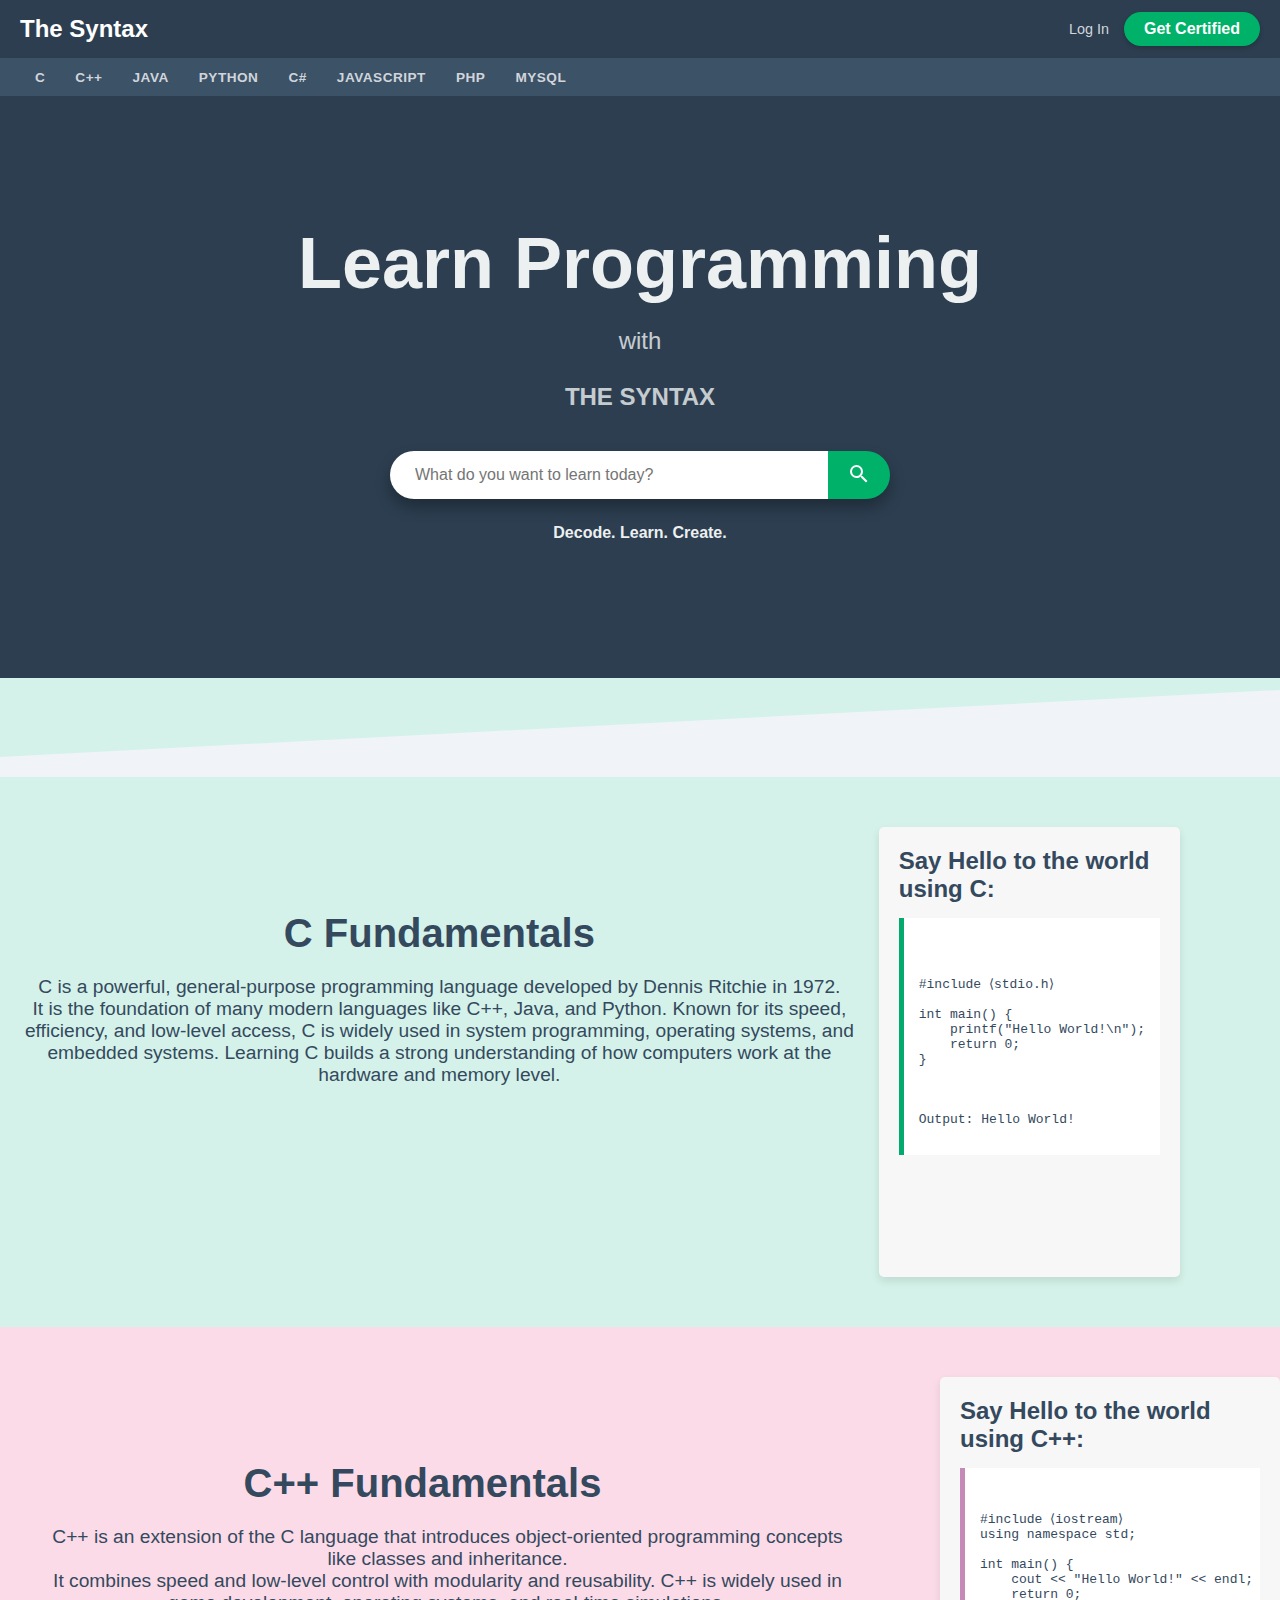
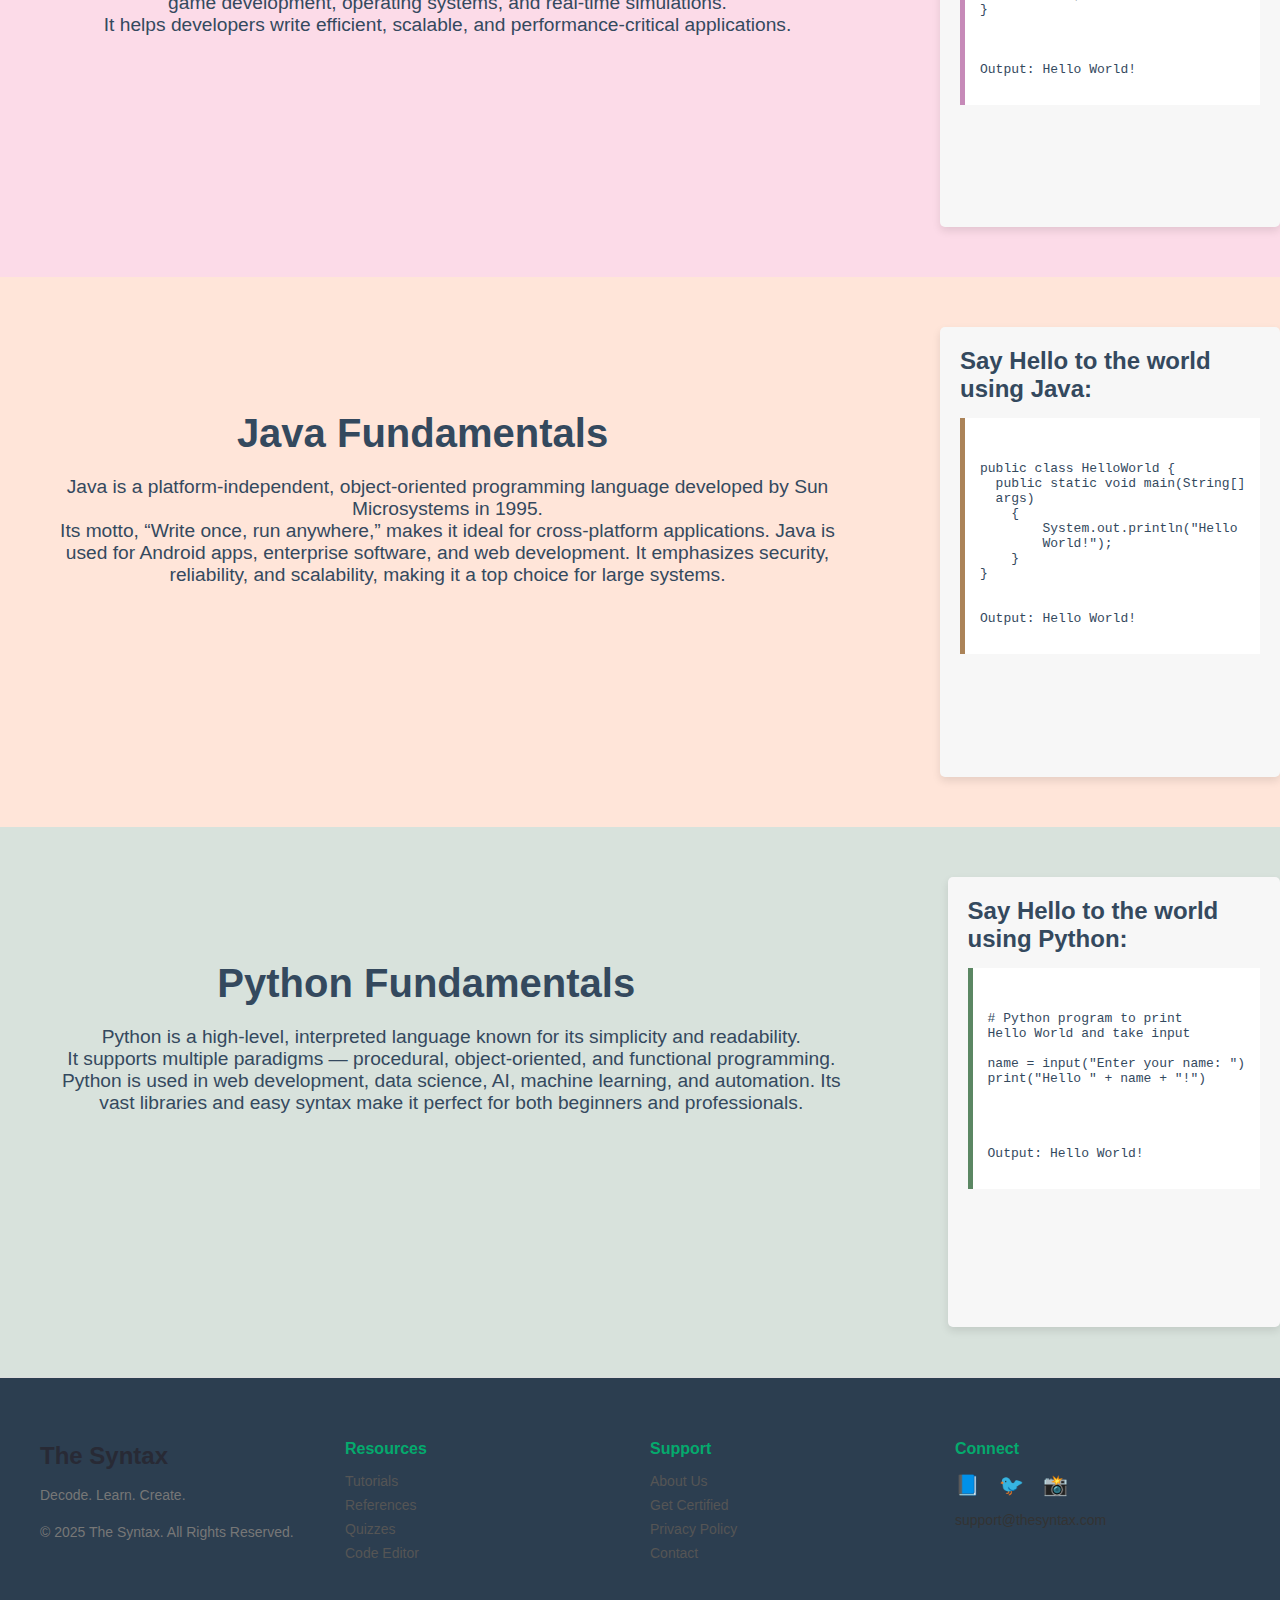
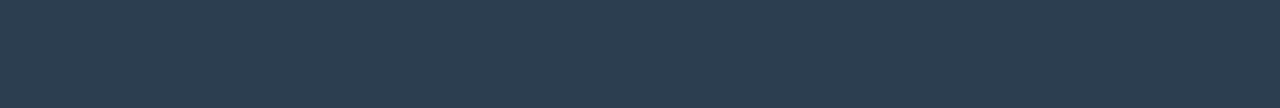
<file: TheSyntax/index.html>
<!DOCTYPE html>
<html lang="en">
<head>
    <meta charset="UTF-8">
    <meta name="viewport" content="width=device-width, initial-scale=1.0">
    <title>The Syntax | Learn to Code</title>
    <link href="style.css" rel="stylesheet">
   
</head>
<body>

    <!-- 1. NAVBAR (Top Bar) -->
    <header class="navbar">
        <div class="navbar-content container">
            <a href="#" class="logo">The Syntax</a>
            <div class="action-buttons">
                <a href="login.html" class="btn-login">Log In</a>
                <a href="signup.html" class="btn-signup">Get Certified</a>
            </div>
        </div>
    </header>

    <!-- 2. OPTIONS SECTION (Secondary Nav) -->
    <nav class="options-section">
        <ul class="options-list">
            <li><a href="c.html">C</a></li>
            <li><a href="cplus.html">C++</a></li>
            <li><a href="java.html">JAVA</a></li>
            <li><a href="python.html">PYTHON</a></li>
            <li><a href="csharp.html">C#</a></li>
            <li><a href="js.html">JAVASCRIPT</a></li>
            <li><a href="php.html">PHP</a></li>
            <li><a href="mysql.html">MySQL</a></li>
        </ul>
    </nav>

    <!-- 3. SEARCH SECTION (Hero) -->
    <section class="hero-section">
        <div class="container">
            <h1 class="hero-title">Learn Programming</h1>
            <p class="hero-subtitle">
                with
                <br/>
                <br/>
            <b>THE SYNTAX</b>
            </p>
            
            <form class="search-form" onsubmit="handleSearch(event)">
                <input 
                    type="search" 
                    id="search-input"
                    placeholder="What do you want to learn today?" 
                    class="search-input"
                />
                <button type="submit" class="search-button" aria-label="Search">
                    <svg class="search-icon" viewBox="0 0 24 24" xmlns="http://www.w3.org/2000/svg"><path d="M15.5 14h-.79l-.28-.27A6.471 6.471 0 0 0 16 9.5 6.5 6.5 0 1 0 9.5 16c1.61 0 3.09-.59 4.23-1.57l.27.28v.79l5 4.99L20.49 19l-4.99-5zm-6 0C7.01 14 5 11.99 5 9.5S7.01 5 9.5 5 14 7.01 14 9.5 11.99 14 9.5 14z"/></svg>
                </button>
            </form>

            <p style="margin-top: 25px; font-weight: 600; cursor: pointer; transition: opacity 0.2s;" onmouseover="this.style.opacity='0.8'" onmouseout="this.style.opacity='1'">
                Decode. Learn. Create.
            </p>
        </div>
    </section>

    <!-- Diagonal Separator Structure -->
    <div class="diagonal-separator-wrapper">
        <div class="diagonal-separator"></div>
    </div>
    
    <!-- Placeholder Content Area Below Hero -->
    <section class="content-section">
        <div class="container" style="max-width: 900px; padding-top: 50px;">
            <h2 align="center"style="font-size: 2.5rem; font-weight: 800; margin-bottom: 20px;">C Fundamentals</h2>
            <p style="font-size: 1.2rem; text-align: center;">
                    C is a powerful, general-purpose programming language developed by Dennis Ritchie in 1972.<br/>
It is the foundation of many modern languages like C++, Java, and Python.
Known for its speed, efficiency, and low-level access, C is widely used in system programming, operating systems, and embedded systems.
Learning C builds a strong understanding of how computers work at the hardware and memory level.
            </p>
        </div>
        <div class="c-syntax">
            <h2>Say Hello to the world using C:</h2>
            <div class="main-syntax">
                <pre><code>

#include ⟨stdio.h⟩

int main() {
    printf("Hello World!\n");
    return 0;
}



Output: Hello World!
</code></pre>
            </div>
        </div>
    </section>
    
    <section class="content-section1">
        <div class="container1" style="max-width: 900px; padding-top: 50px;">
            <h2 align="center"style="font-size: 2.5rem; font-weight: 800; margin-bottom: 20px;">C++ Fundamentals</h2>
            <p style="font-size: 1.2rem;text-align: center;">
                C++ is an extension of the C language that introduces object-oriented programming concepts like classes and inheritance.<br/>
It combines speed and low-level control with modularity and reusability.
C++ is widely used in game development, operating systems, and real-time simulations.<br/>
It helps developers write efficient, scalable, and performance-critical applications.
            </p>
        </div>
        <div class="cplus-syntax">
            <h2>Say Hello to the world using C++:</h2>
            <div class="main-syntax1">
                <pre><code>
#include ⟨iostream⟩
using namespace std;

int main() {
    cout << "Hello World!" << endl;
    return 0;
}



Output: Hello World!
</code></pre>

            </div>
        </div>
    </section>

    <section class="content-section2">
        <div class="container2" style="max-width: 900px; padding-top: 50px;">
            <h2 align="center"style="font-size: 2.5rem; font-weight: 800; margin-bottom: 20px;">Java Fundamentals</h2>
            <p style="font-size: 1.2rem;text-align: center;">
                Java is a platform-independent, object-oriented programming language developed by Sun Microsystems in 1995.<br/>
Its motto, “Write once, run anywhere,” makes it ideal for cross-platform applications.
Java is used for Android apps, enterprise software, and web development.
It emphasizes security, reliability, and scalability, making it a top choice for large systems.
            </p>
        </div>
        <div class="java-syntax">
            <h2>Say Hello to the world using Java:</h2>
            <div class="main-syntax2">
                <pre><code>
public class HelloWorld {
  public static void main(String[] 
  args)
    {
        System.out.println("Hello 
        World!");
    }
}


Output: Hello World!
</code></pre>

            </div>
        </div>
    </section>

    <section class="content-section3">
        <div class="container3" style="max-width: 900px; padding-top: 50px;">
            <h2 align="center"style="font-size: 2.5rem; font-weight: 800; margin-bottom: 20px;">Python Fundamentals</h2>
            <p style="font-size: 1.2rem;text-align: center;">
                Python is a high-level, interpreted language known for its simplicity and readability.<br/>
It supports multiple paradigms — procedural, object-oriented, and functional programming.
Python is used in web development, data science, AI, machine learning, and automation.
Its vast libraries and easy syntax make it perfect for both beginners and professionals.
            </p>
        </div>
        <div class="python-syntax">
            <h2>Say Hello to the world using Python:</h2>
            <div class="main-syntax3">
                <pre><code>
# Python program to print 
Hello World and take input

name = input("Enter your name: ")
print("Hello " + name + "!")




Output: Hello World!
</code></pre>


            </div>
        </div>
    </section>



    <script>
        // Placeholder JavaScript for handling the search form
        function handleSearch(event) {
            event.preventDefault(); // Stop the form from submitting normally
            const input = document.getElementById('search-input').value.trim();
            if (input) {
                console.log(`Searching for: ${input}`);
                // In a real application, you would redirect the user or filter content here.
            }
        }
    </script>
    <footer class="footer">
    <div class="footer-container">
        <div class="footer-col about">
            <h3>The Syntax</h3>
            <p>Decode. Learn. Create.</p>
            <p>&copy; 2025 The Syntax. All Rights Reserved.</p>
        </div>

        <div class="footer-col links">
            <h4>Resources</h4>
            <ul>
                <li><a href="#">Tutorials</a></li>
                <li><a href="#">References</a></li>
                <li><a href="#">Quizzes</a></li>
                <li><a href="#">Code Editor</a></li>
            </ul>
        </div>

        <div class="footer-col links">
            <h4>Support</h4>
            <ul>
                <li><a href="about.html">About Us</a></li>
                <li><a href="#">Get Certified</a></li>
                <li><a href="#">Privacy Policy</a></li>
                <li><a href="#">Contact</a></li>
            </ul>
        </div>

        <div class="footer-col social">
            <h4>Connect</h4>
            <div class="social-icons">
                <a href="#" aria-label="Facebook">📘</a>
                <a href="#" aria-label="Twitter">🐦</a>
                <a href="#" aria-label="Instagram">📸</a>
            </div>
            <p class="contact-email">support@thesyntax.com</p>
        </div>
    </div>
</footer>

</body>
</html>
</file>
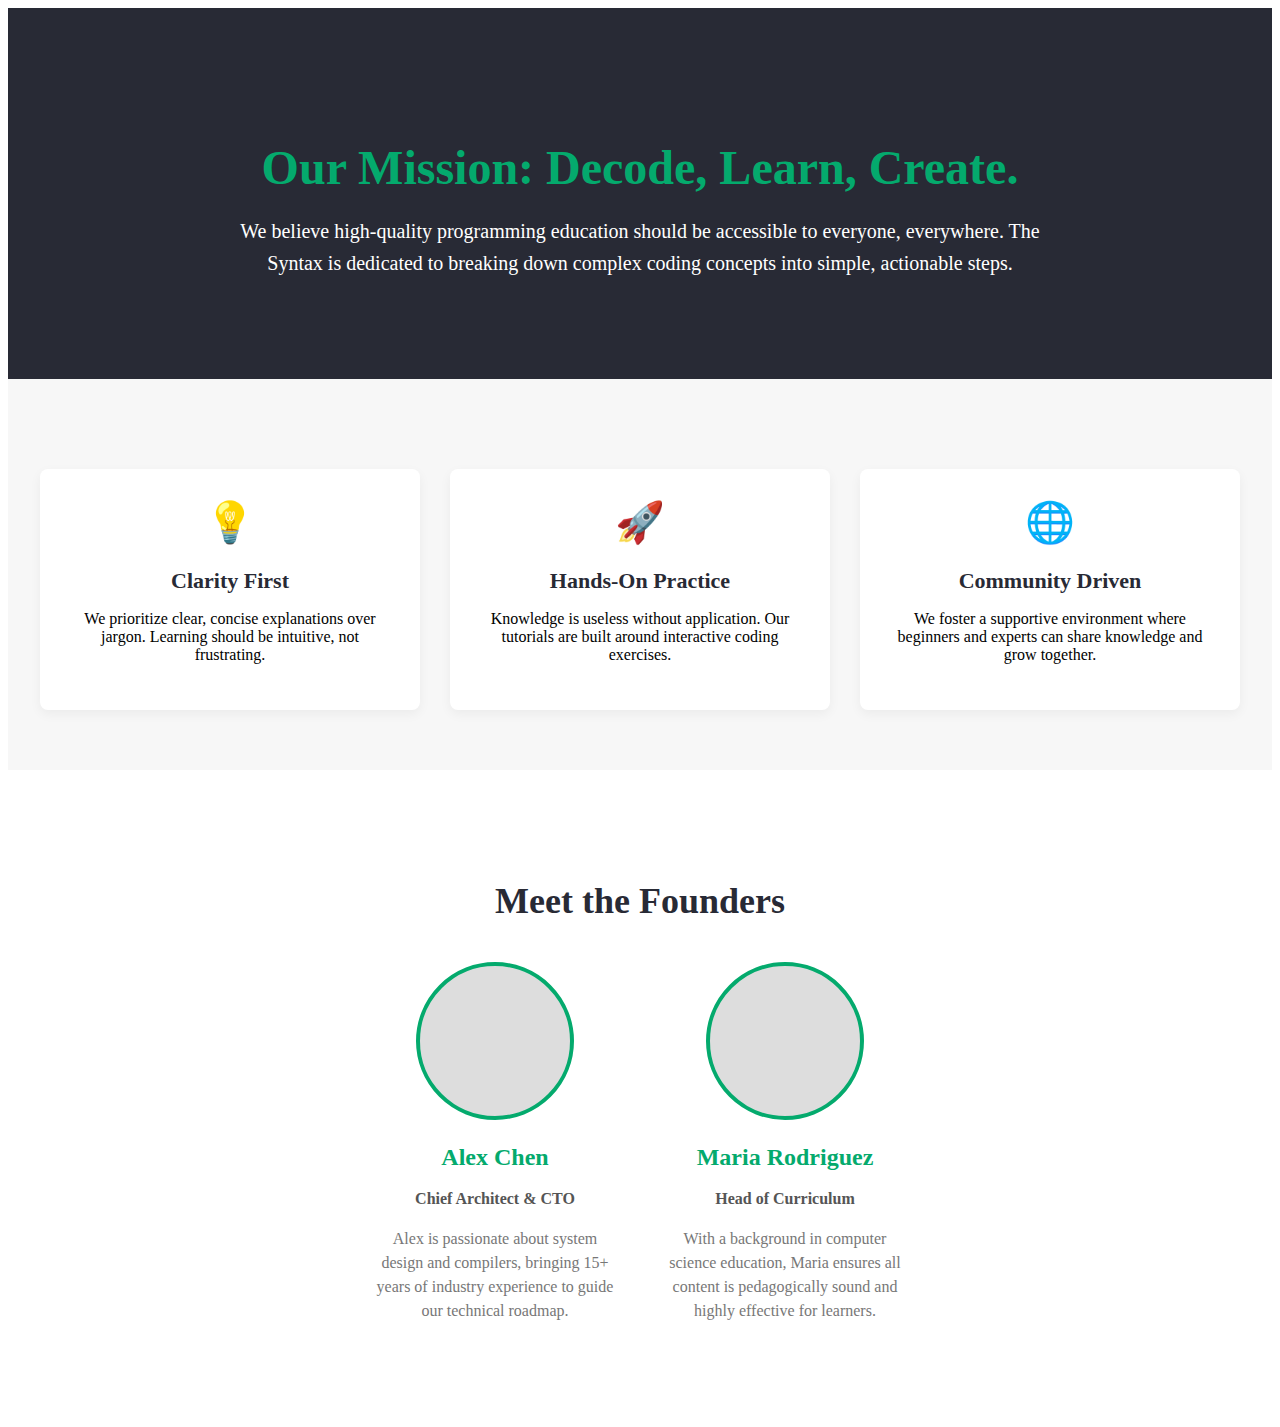
<file: TheSyntax/about.html>
<!DOCTYPE html>
<html lang="en">
<head>
    <meta charset="UTF-8">
    <meta name="viewport" content="width=device-width, initial-scale=1.0">
    <title>About The Syntax</title>
    <style>
        /* --- Global Containers and Layout (assuming these exist from homepage) --- */
.container {
    max-width: 1200px;
    margin: 0 auto;
    padding: 0 20px;
}

/* --- 1. About Hero Section --- */
.about-hero {
    /* Matching the dark gray background of your homepage hero */
    background-color: #282a35;
    color: white;
    padding: 100px 0;
    text-align: center;
}

.about-hero h1 {
    font-size: 48px;
    margin-bottom: 20px;
    /* Use the primary green for an accent keyword */
    color: #04aa6d; 
}

.about-hero p {
    font-size: 20px;
    max-width: 800px;
    margin: 0 auto;
    line-height: 1.6;
}

/* --- 2. Core Philosophy Section --- */
.philosophy-section {
    background-color: #f7f7f7; /* Light gray background */
    padding: 60px 0;
    text-align: center;
}

.philosophy-grid {
    display: flex;
    justify-content: space-between;
    gap: 30px;
    margin-top: 30px;
}

.philosophy-card {
    flex: 1;
    background-color: white;
    padding: 30px;
    border-radius: 8px;
    box-shadow: 0 4px 12px rgba(0, 0, 0, 0.05);
}

.philosophy-card .icon {
    font-size: 40px;
    display: block;
    margin-bottom: 15px;
}

.philosophy-card h3 {
    font-size: 22px;
    color: #282a35;
    margin-bottom: 10px;
}

/* --- 3. Team Section --- */
.team-section {
    padding: 80px 0;
    text-align: center;
}

.team-section h2 {
    font-size: 36px;
    color: #282a35;
    margin-bottom: 40px;
}

.team-grid {
    display: flex;
    justify-content: center;
    gap: 40px;
    flex-wrap: wrap;
}

.team-member {
    width: 250px;
    text-align: center;
}

.team-photo {
    width: 150px;
    height: 150px;
    background-color: #ddd; /* Placeholder for an image */
    border-radius: 50%;
    margin: 0 auto 20px;
    border: 4px solid #04aa6d; /* Green border for accent */
}

.team-member h3 {
    font-size: 24px;
    margin-bottom: 5px;
    color: #04aa6d;
}

.team-member .title {
    color: #555;
    font-weight: bold;
    margin-bottom: 10px;
}

.team-member p {
    color: #777;
    line-height: 1.5;
}

/* --- Media Query for Mobile --- */
@media (max-width: 768px) {
    .about-hero h1 {
        font-size: 36px;
    }

    .philosophy-grid {
        flex-direction: column;
    }
}
    </style>
<body>

    <header class="main-header">
        </header>

    <section class="about-hero">
        <div class="container">
            <h1>Our Mission: Decode, Learn, Create.</h1>
            <p>We believe high-quality programming education should be accessible to everyone, everywhere. The Syntax is dedicated to breaking down complex coding concepts into simple, actionable steps.</p>
        </div>
    </section>

    <section class="philosophy-section">
        <div class="container philosophy-grid">
            <div class="philosophy-card">
                <span class="icon">💡</span>
                <h3>Clarity First</h3>
                <p>We prioritize clear, concise explanations over jargon. Learning should be intuitive, not frustrating.</p>
            </div>
            <div class="philosophy-card">
                <span class="icon">🚀</span>
                <h3>Hands-On Practice</h3>
                <p>Knowledge is useless without application. Our tutorials are built around interactive coding exercises.</p>
            </div>
            <div class="philosophy-card">
                <span class="icon">🌐</span>
                <h3>Community Driven</h3>
                <p>We foster a supportive environment where beginners and experts can share knowledge and grow together.</p>
            </div>
        </div>
    </section>

    <section class="team-section">
        <div class="container">
            <h2>Meet the Founders</h2>
            <div class="team-grid">
                <div class="team-member">
                    <div class="team-photo"></div>
                    <h3>Alex Chen</h3>
                    <p class="title">Chief Architect & CTO</p>
                    <p>Alex is passionate about system design and compilers, bringing 15+ years of industry experience to guide our technical roadmap.</p>
                </div>
                <div class="team-member">
                    <div class="team-photo"></div>
                    <h3>Maria Rodriguez</h3>
                    <p class="title">Head of Curriculum</p>
                    <p>With a background in computer science education, Maria ensures all content is pedagogically sound and highly effective for learners.</p>
                </div>
            </div>
        </div>
    </section>

    <footer class="footer">
        </footer>

</body>
</html>
</file>
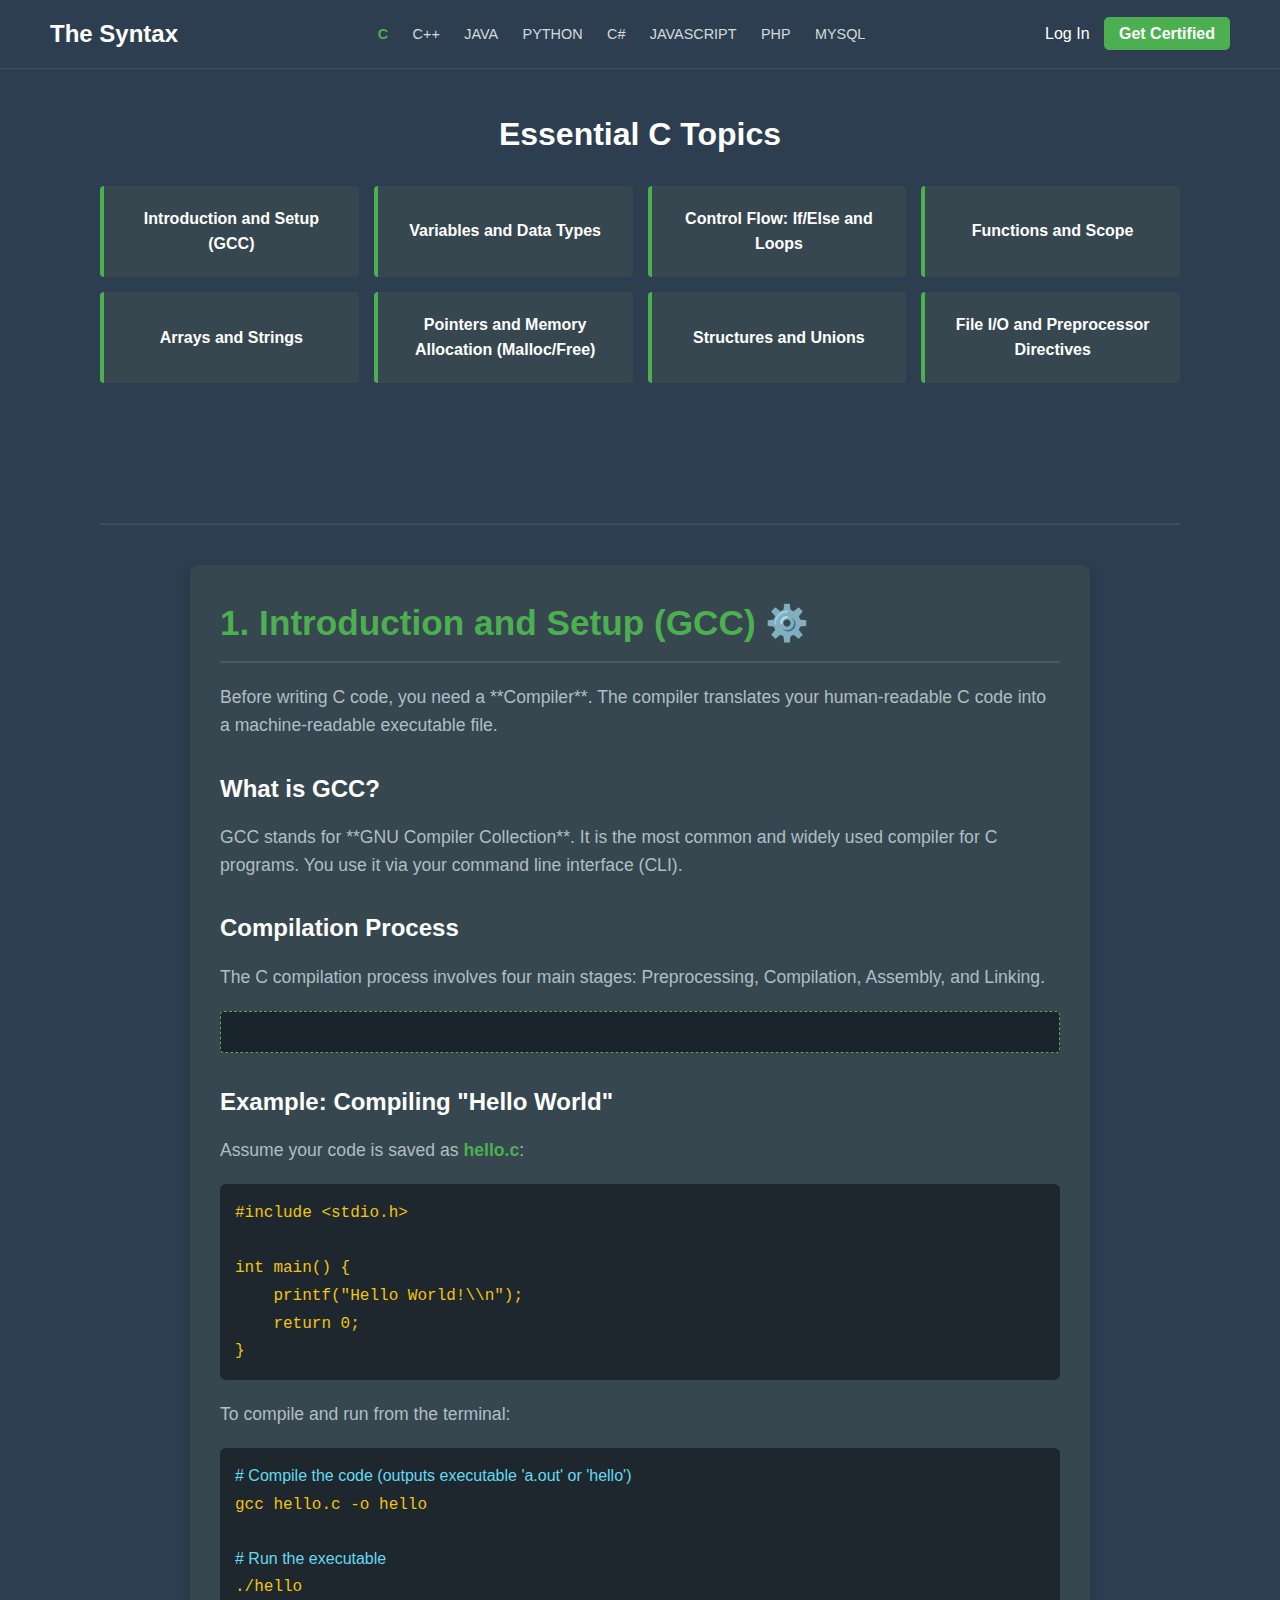
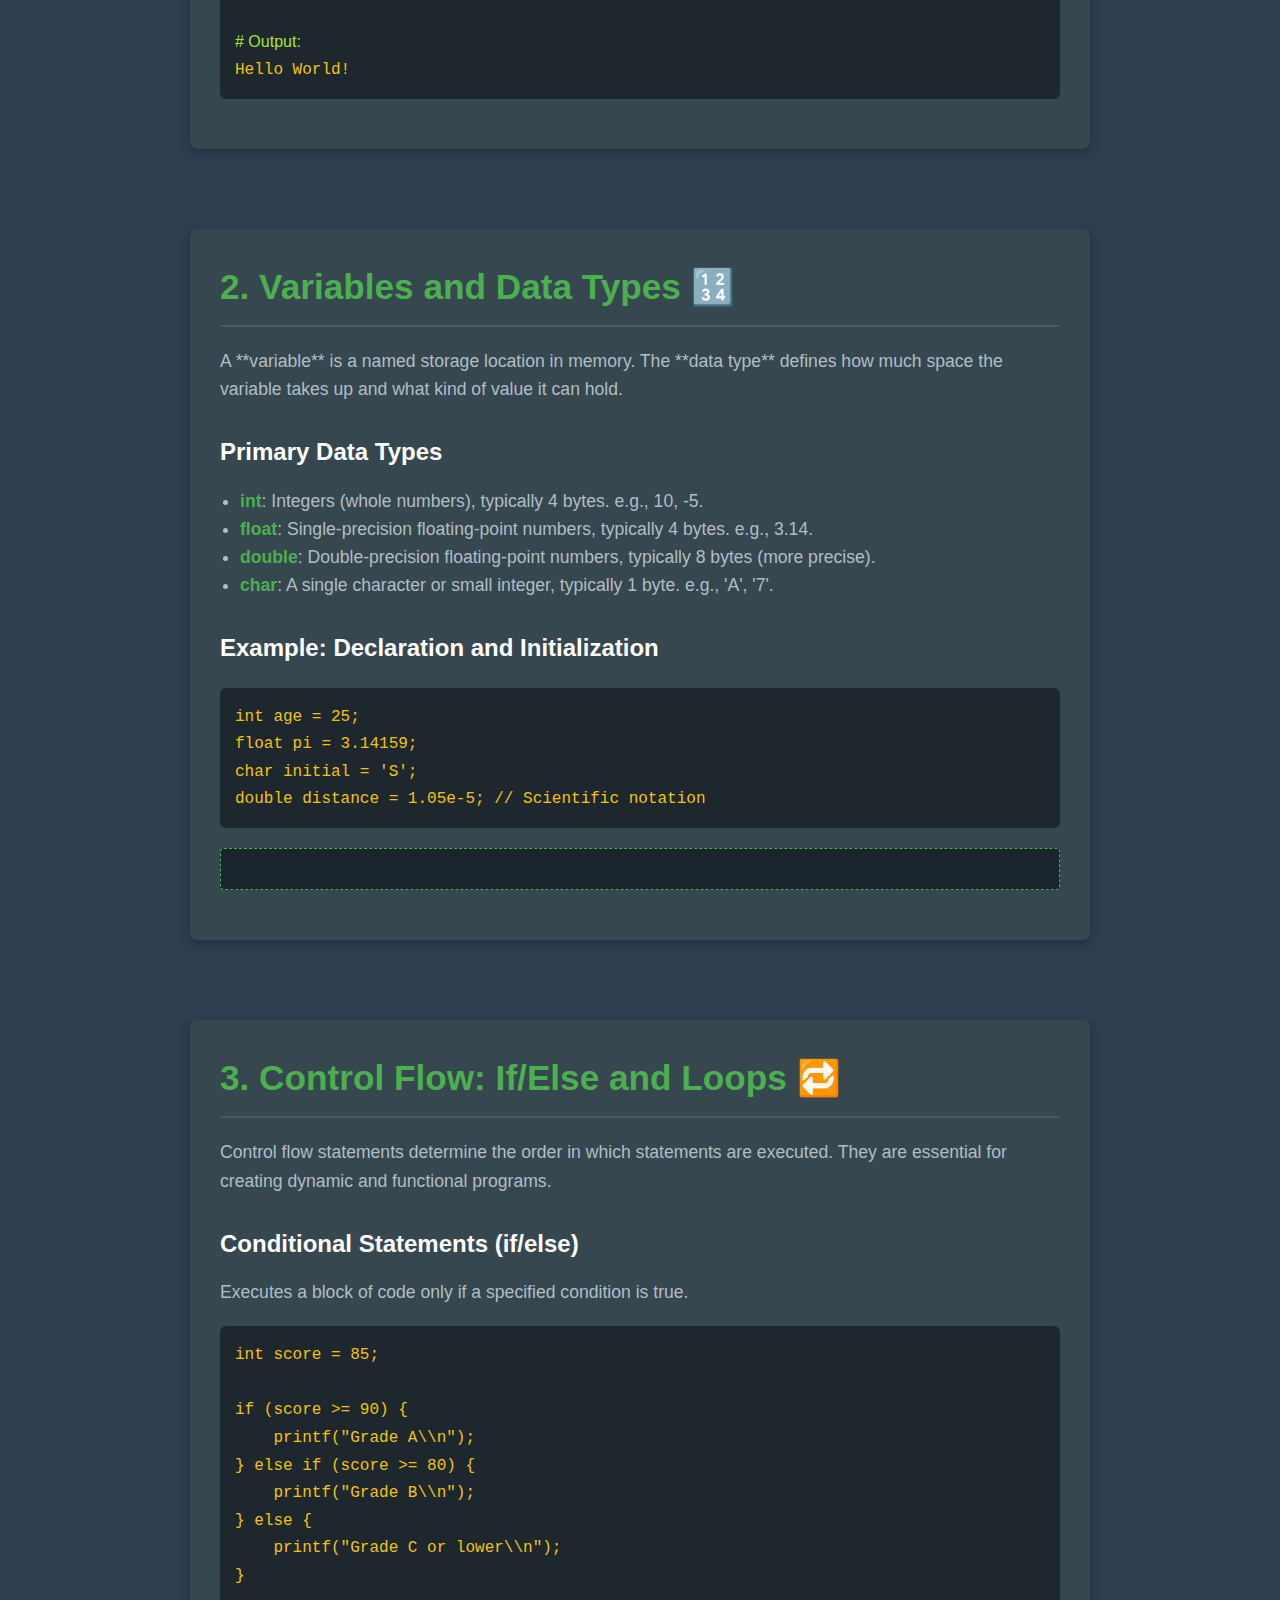
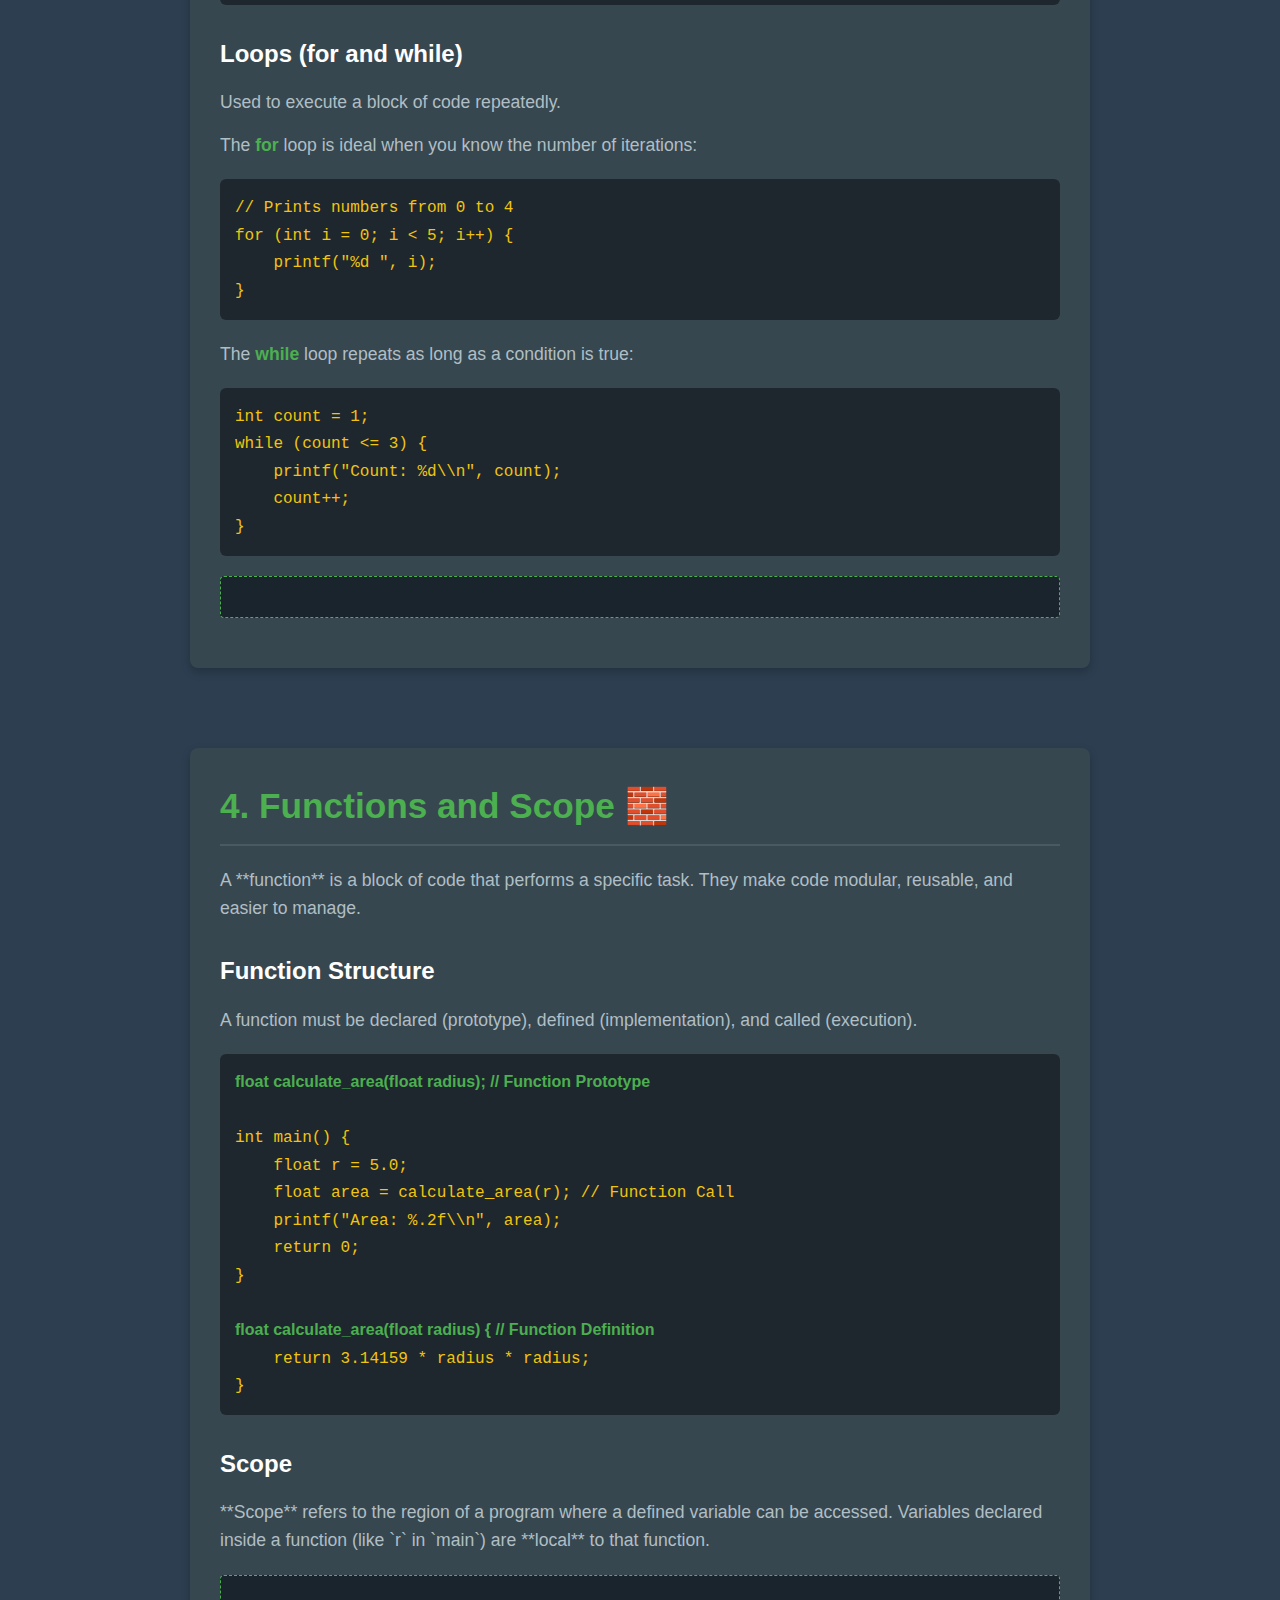
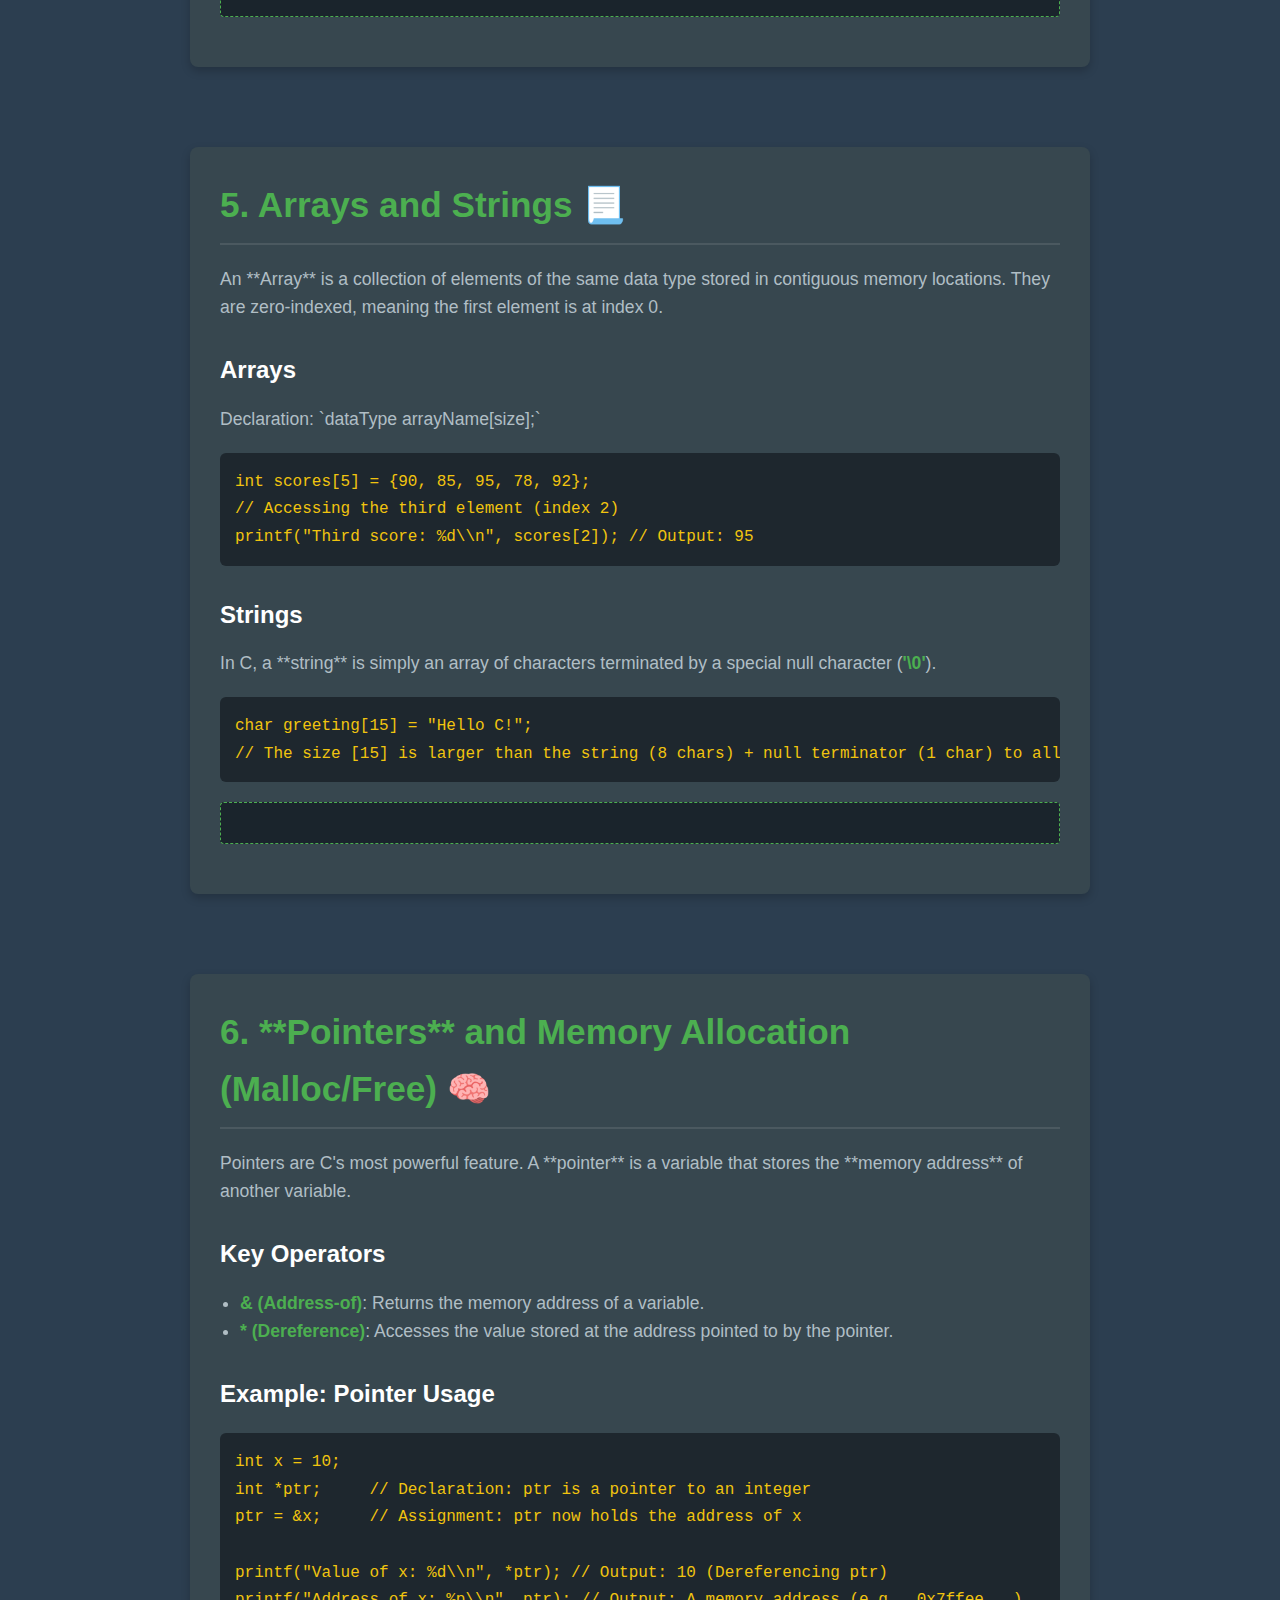
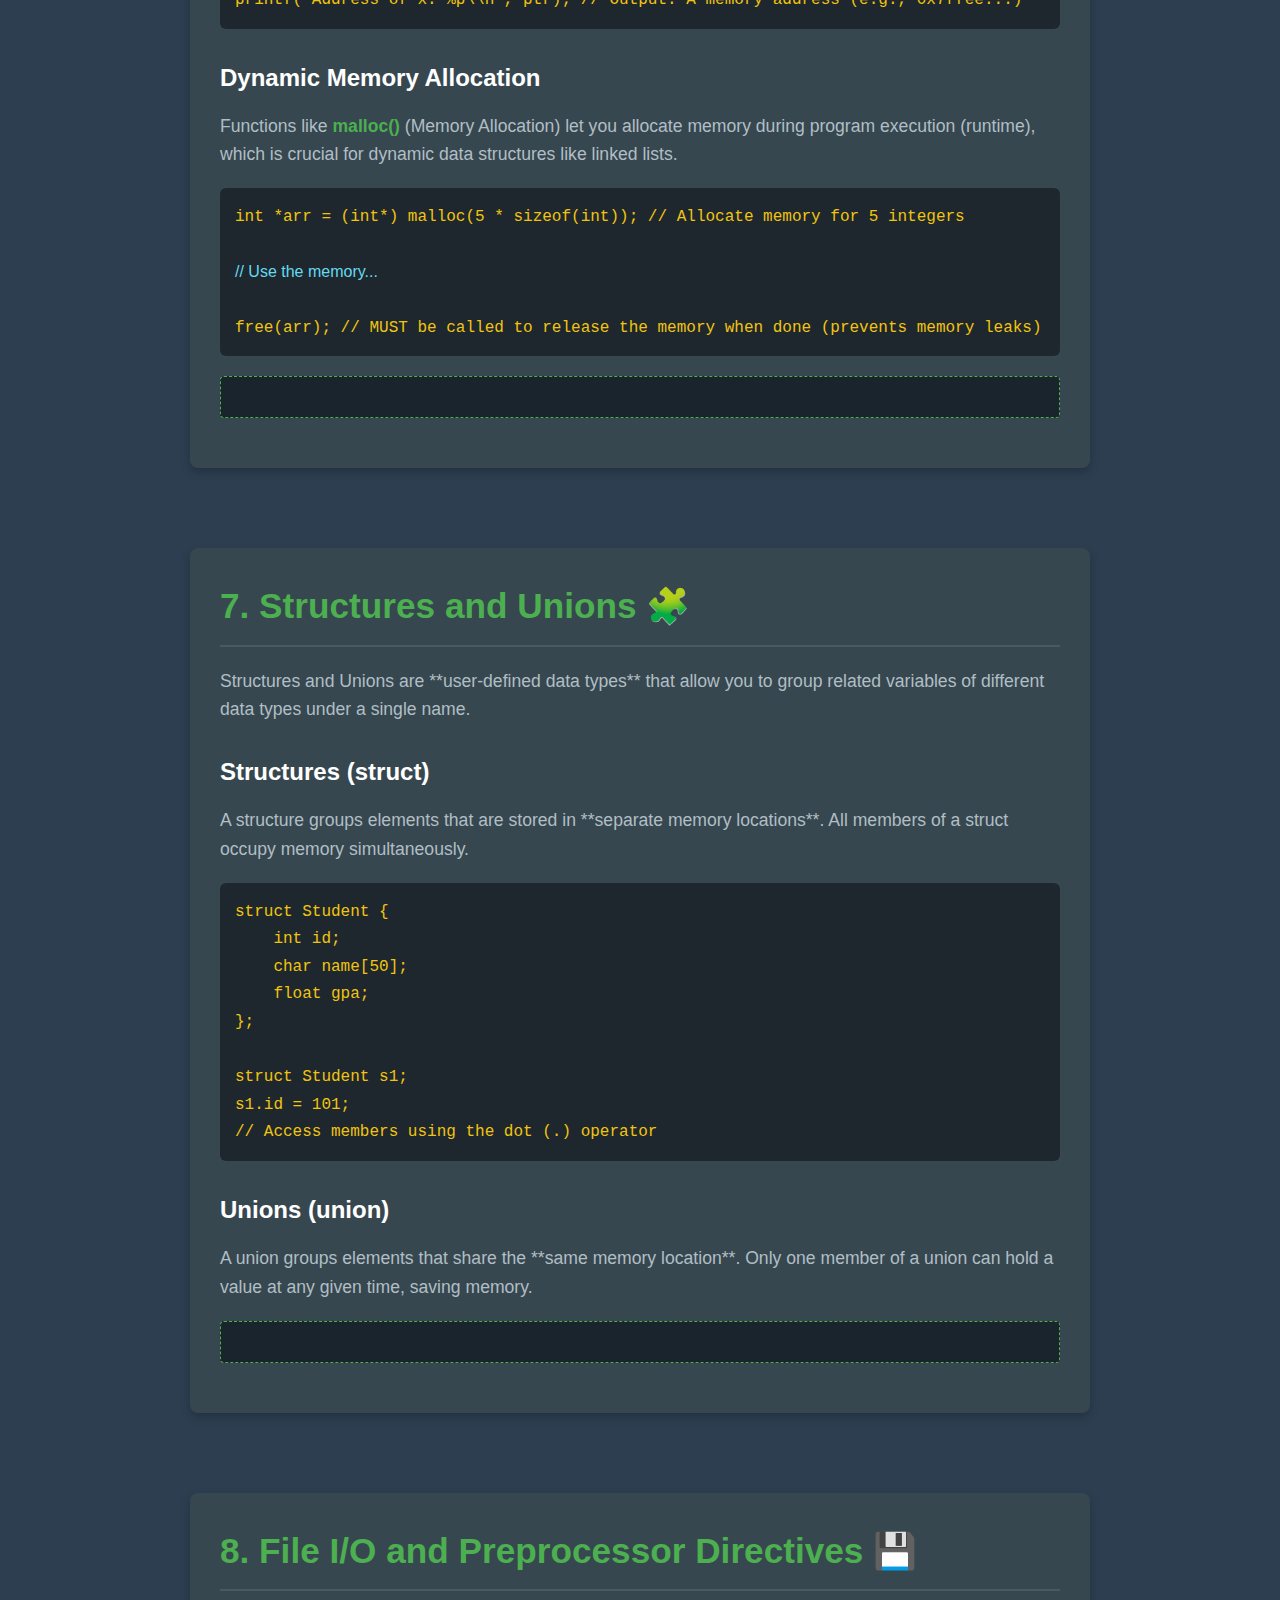
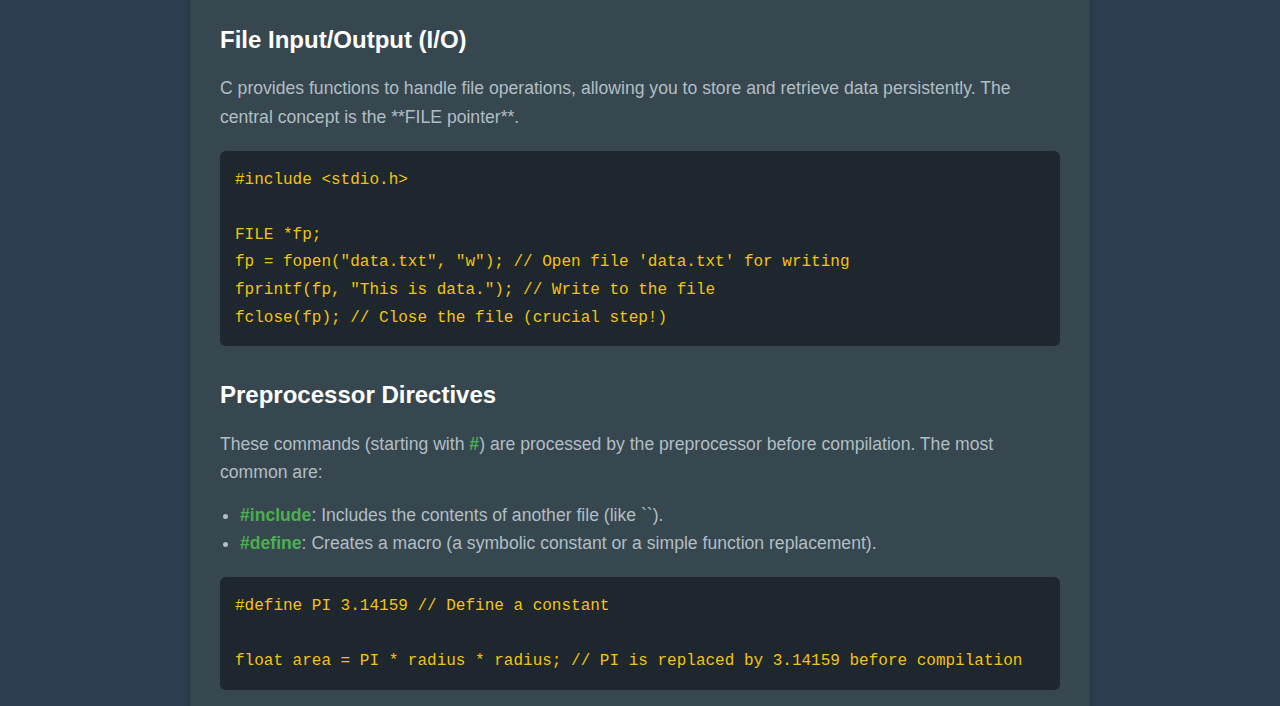
<file: TheSyntax/c.html>
<!DOCTYPE html>
<html lang="en">
<head>
    <meta charset="UTF-8">
    <meta name="viewport" content="width=device-width, initial-scale=1.0">
    <title>The Syntax | C Language Deep Dive</title>
    
    <style>
        /* Color Variables */
        :root {
            --dark-navy: #2C3E50; 
            --light-green: #4CAF50; 
            --white-text: #FFFFFF;
            --text-muted: #B0BEC5;
            --card-bg: #37474F; 
            --code-bg: #1e272e; /* Darker background for code blocks */
        }

        /* Base Styles */
        * {
            box-sizing: border-box;
            margin: 0;
            padding: 0;
            font-family: -apple-system, BlinkMacSystemFont, "Segoe UI", Roboto, Helvetica, Arial, sans-serif, "Apple Color Emoji", "Segoe UI Emoji", "Segoe UI Symbol";
            scroll-behavior: smooth; /* Enable smooth scrolling for anchors */
        }

        body {
            background-color: var(--dark-navy);
            color: var(--white-text);
            min-height: 100vh;
            display: flex;
            flex-direction: column;
            line-height: 1.6;
        }

        /* 1. Header/Navigation Bar Styling (Minimized for brevity, but kept consistent) */
        header {
            background-color: var(--dark-navy);
            border-bottom: 1px solid rgba(255, 255, 255, 0.1);
        }
        
        .navbar {
            display: flex;
            justify-content: space-between;
            align-items: center;
            padding: 15px 50px;
        }

        .logo {
            font-size: 1.5em;
            font-weight: bold;
            color: var(--white-text);
            margin-right: 30px;
        }

        .links a {
            color: var(--white-text);
            text-decoration: none;
            padding: 0 10px;
            font-size: 0.9em;
            opacity: 0.8;
            white-space: nowrap;
        }
        
        .links a:nth-child(1) { color: var(--light-green); font-weight: bold; opacity: 1; }
        .actions a { color: var(--white-text); text-decoration: none; margin-left: 10px; }
        .btn-certified { background-color: var(--light-green); padding: 8px 15px; border-radius: 5px; font-weight: bold; }


        /* 2. C Language Page Content - Styling Main Sections */
        .c-page-content {
            flex-grow: 1;
            padding: 0px 100px 50px;
            text-align: center;
        }

        /* Essential C Topics (Grid/Navigation) */
        .topics-section {
            padding: 40px 0;
        }
        
        .topics-section h2 {
            font-size: 2em;
            margin-bottom: 25px;
            text-align: center;
        }

        .topics-list {
            list-style: none;
            padding: 0;
            display: grid;
            grid-template-columns: repeat(auto-fit, minmax(220px, 1fr));
            gap: 15px;
            margin-bottom: 60px;
        }

        .topics-list a {
            text-decoration: none;
            color: inherit;
        }
        
        .topics-list li {
            background-color: var(--card-bg);
            padding: 20px;
            border-left: 4px solid var(--light-green);
            border-radius: 4px;
            font-size: 1em;
            font-weight: bold;
            transition: background-color 0.2s, transform 0.2s;
            cursor: pointer;
            height: 100%; /* Ensure all cards are same height */
            display: flex;
            align-items: center;
            justify-content: center;
            text-align: center;
        }

        .topics-list li:hover {
            background-color: #3E5160; 
            transform: translateY(-3px);
        }

        /* Tutorial Content Styles */
        .tutorial-content {
            max-width: 900px;
            margin: 0 auto;
            text-align: left;
            padding-top: 50px; /* Space for fixed header/navbar */
            margin-top: -50px; /* Compensate for padding to ensure correct scroll position */
        }
        
        .topic-section {
            margin-bottom: 80px;
            padding: 30px;
            background-color: var(--card-bg);
            border-radius: 8px;
            box-shadow: 0 4px 10px rgba(0, 0, 0, 0.2);
        }

        .topic-section h2 {
            font-size: 2.2em;
            color: var(--light-green);
            margin-bottom: 20px;
            border-bottom: 2px solid rgba(255, 255, 255, 0.1);
            padding-bottom: 10px;
            text-align: left;
        }

        .topic-section h3 {
            font-size: 1.5em;
            margin-top: 30px;
            margin-bottom: 15px;
            color: var(--white-text);
        }

        .topic-section p, .topic-section ul {
            font-size: 1.1em;
            color: var(--text-muted);
            margin-bottom: 15px;
        }

        .topic-section ul {
            margin-left: 20px;
        }

        /* Code Block Styling */
        pre {
            background-color: var(--code-bg);
            padding: 15px;
            border-radius: 6px;
            overflow-x: auto;
            margin: 20px 0;
        }

        code {
            color: #f1c40f; /* Yellowish color for code */
            font-family: 'Consolas', 'Monaco', monospace;
            font-size: 1em;
            white-space: pre;
        }
        
        /* Image/Diagram Placeholder Styling */
        .diagram-placeholder {
            background-color: #1a242c;
            border: 1px dashed var(--light-green);
            padding: 20px;
            text-align: center;
            margin: 20px auto;
            color: var(--text-muted);
            font-style: italic;
            border-radius: 4px;
        }
        
        /* Utility */
        .highlight {
            color: var(--light-green);
            font-weight: bold;
        }
    </style>
</head>
<body>

    <header>
        <div class="navbar">
            <div class="logo">The Syntax</div>
            <nav class="links">
                <a href="c.html">C</a>
                <a href="cplus.html">C++</a>
                <a href="java.html">JAVA</a>
                <a href="python.html">PYTHON</a>
                <a href="csharp.html">C#</a>
                <a href="js.html">JAVASCRIPT</a>
                <a href="php.html">PHP</a>
                <a href="mysql.html">MYSQL</a>
            </nav>
            <div class="actions">
                <a href="#" class="log-in-link">Log In</a>
                <a href="#" class="btn-certified">Get Certified</a>
            </div>
        </div>
    </header>

    <main class="c-page-content">
        
        

        <section class="topics-section" id="tutorial-start">
            <h2>Essential C Topics</h2>
            <ul class="topics-list">
                <a href="#topic-gcc"><li>Introduction and Setup (GCC)</li></a>
                <a href="#topic-data-types"><li>Variables and Data Types</li></a>
                <a href="#topic-control-flow"><li>Control Flow: If/Else and Loops</li></a>
                <a href="#topic-functions"><li>Functions and Scope</li></a>
                <a href="#topic-arrays"><li>Arrays and Strings</li></a>
                <a href="#topic-pointers"><li>Pointers and Memory Allocation (Malloc/Free)</li></a>
                <a href="#topic-structs"><li>Structures and Unions</li></a>
                <a href="#topic-file-io"><li>File I/O and Preprocessor Directives</li></a>
            </ul>
        </section>

        <hr style="border-color: rgba(255, 255, 255, 0.1); margin: 40px 0;">

        <div class="tutorial-content">

            <section class="topic-section" id="topic-gcc">
                <h2>1. Introduction and Setup (GCC) ⚙️</h2>
                <p>Before writing C code, you need a **Compiler**. The compiler translates your human-readable C code into a machine-readable executable file.</p>
                
                <h3>What is GCC?</h3>
                <p>GCC stands for **GNU Compiler Collection**. It is the most common and widely used compiler for C programs. You use it via your command line interface (CLI).</p>

                <h3>Compilation Process</h3>
                <p>The C compilation process involves four main stages: Preprocessing, Compilation, Assembly, and Linking.</p>
                <div class="diagram-placeholder">
                    <!-- <img src="c-compile.jpg" height="150px" width="800px"> -->
                                    </div>
                
                <h3>Example: Compiling "Hello World"</h3>
                <p>Assume your code is saved as <span class="highlight">hello.c</span>:</p>
                <pre><code>#include &lt;stdio.h&gt;

int main() {
    printf("Hello World!\\n");
    return 0;
}</code></pre>

                <p>To compile and run from the terminal:</p>
                <pre><code><span style="color: #66d9ef;"># Compile the code (outputs executable 'a.out' or 'hello')</span>
gcc hello.c -o hello

<span style="color: #66d9ef;"># Run the executable</span>
./hello

<span style="color: #a6e22e;"># Output:</span>
Hello World!</code></pre>
            </section>

            <section class="topic-section" id="topic-data-types">
                <h2>2. Variables and Data Types 🔢</h2>
                <p>A **variable** is a named storage location in memory. The **data type** defines how much space the variable takes up and what kind of value it can hold.</p>
                
                <h3>Primary Data Types</h3>
                <ul>
                    <li><span class="highlight">int</span>: Integers (whole numbers), typically 4 bytes. e.g., 10, -5.</li>
                    <li><span class="highlight">float</span>: Single-precision floating-point numbers, typically 4 bytes. e.g., 3.14.</li>
                    <li><span class="highlight">double</span>: Double-precision floating-point numbers, typically 8 bytes (more precise).</li>
                    <li><span class="highlight">char</span>: A single character or small integer, typically 1 byte. e.g., 'A', '7'.</li>
                </ul>

                <h3>Example: Declaration and Initialization</h3>
                <pre><code>int age = 25;
float pi = 3.14159;
char initial = 'S';
double distance = 1.05e-5; // Scientific notation</code></pre>

                <div class="diagram-placeholder">
                                    </div>
            </section>

            <section class="topic-section" id="topic-control-flow">
                <h2>3. Control Flow: If/Else and Loops 🔁</h2>
                <p>Control flow statements determine the order in which statements are executed. They are essential for creating dynamic and functional programs.</p>

                <h3>Conditional Statements (if/else)</h3>
                <p>Executes a block of code only if a specified condition is true.</p>
                <pre><code>int score = 85;

if (score >= 90) {
    printf("Grade A\\n");
} else if (score >= 80) {
    printf("Grade B\\n");
} else {
    printf("Grade C or lower\\n");
}</code></pre>
                
                <h3>Loops (for and while)</h3>
                <p>Used to execute a block of code repeatedly.</p>
                <p>The <span class="highlight">for</span> loop is ideal when you know the number of iterations:</p>
                <pre><code>// Prints numbers from 0 to 4
for (int i = 0; i < 5; i++) {
    printf("%d ", i);
}</code></pre>
                
                <p>The <span class="highlight">while</span> loop repeats as long as a condition is true:</p>
                <pre><code>int count = 1;
while (count <= 3) {
    printf("Count: %d\\n", count);
    count++;
}</code></pre>
                <div class="diagram-placeholder">
                    <!-- [Flowchart of a 'for loop' showing Initialization, Condition check, Loop body execution, and Increment step] -->
                </div>
            </section>

            <section class="topic-section" id="topic-functions">
                <h2>4. Functions and Scope 🧱</h2>
                <p>A **function** is a block of code that performs a specific task. They make code modular, reusable, and easier to manage.</p>

                <h3>Function Structure</h3>
                <p>A function must be declared (prototype), defined (implementation), and called (execution).</p>
                <pre><code><span class="highlight">float calculate_area(float radius); // Function Prototype</span>

int main() {
    float r = 5.0;
    float area = calculate_area(r); // Function Call
    printf("Area: %.2f\\n", area);
    return 0;
}

<span class="highlight">float calculate_area(float radius) { // Function Definition</span>
    return 3.14159 * radius * radius;
}</code></pre>

                <h3>Scope</h3>
                <p>**Scope** refers to the region of a program where a defined variable can be accessed. Variables declared inside a function (like `r` in `main`) are **local** to that function.</p>
                <div class="diagram-placeholder">
                    <!-- [Diagram showing two nested boxes representing main() scope and calculate_area() scope, highlighting a variable being accessible only within its box] -->
                </div>
            </section>
            
            <section class="topic-section" id="topic-arrays">
                <h2>5. Arrays and Strings 📃</h2>
                <p>An **Array** is a collection of elements of the same data type stored in contiguous memory locations. They are zero-indexed, meaning the first element is at index 0.</p>

                <h3>Arrays</h3>
                <p>Declaration: `dataType arrayName[size];`</p>
                <pre><code>int scores[5] = {90, 85, 95, 78, 92};
// Accessing the third element (index 2)
printf("Third score: %d\\n", scores[2]); // Output: 95</code></pre>

                <h3>Strings</h3>
                <p>In C, a **string** is simply an array of characters terminated by a special null character (<span class="highlight">'\0'</span>).</p>
                <pre><code>char greeting[15] = "Hello C!";
// The size [15] is larger than the string (8 chars) + null terminator (1 char) to allow for expansion.</code></pre>
                <div class="diagram-placeholder">
                    <!-- [Diagram of a String in memory showing boxes for H, e, l, l, o, !, and the final box containing '\0'] -->
                </div>
            </section>

            <section class="topic-section" id="topic-pointers">
                <h2>6. **Pointers** and Memory Allocation (Malloc/Free) 🧠</h2>
                <p>Pointers are C's most powerful feature. A **pointer** is a variable that stores the **memory address** of another variable.</p>

                <h3>Key Operators</h3>
                <ul>
                    <li><span class="highlight">& (Address-of)</span>: Returns the memory address of a variable.</li>
                    <li><span class="highlight">* (Dereference)</span>: Accesses the value stored at the address pointed to by the pointer.</li>
                </ul>

                <h3>Example: Pointer Usage</h3>
                <pre><code>int x = 10;
int *ptr;     // Declaration: ptr is a pointer to an integer
ptr = &x;     // Assignment: ptr now holds the address of x

printf("Value of x: %d\\n", *ptr); // Output: 10 (Dereferencing ptr)
printf("Address of x: %p\\n", ptr); // Output: A memory address (e.g., 0x7ffee...)</code></pre>

                <h3>Dynamic Memory Allocation</h3>
                <p>Functions like <span class="highlight">malloc()</span> (Memory Allocation) let you allocate memory during program execution (runtime), which is crucial for dynamic data structures like linked lists.</p>
                <pre><code>int *arr = (int*) malloc(5 * sizeof(int)); // Allocate memory for 5 integers

<span style="color: #66d9ef;">// Use the memory...</span>

free(arr); // MUST be called to release the memory when done (prevents memory leaks)</code></pre>
                <div class="diagram-placeholder">
                    <!-- [Diagram showing a variable 'x' in the stack and a pointer 'ptr' pointing an arrow from the stack to the address of 'x' in the heap] -->
                </div>
            </section>
            
            <section class="topic-section" id="topic-structs">
                <h2>7. Structures and Unions 🧩</h2>
                <p>Structures and Unions are **user-defined data types** that allow you to group related variables of different data types under a single name.</p>

                <h3>Structures (struct)</h3>
                <p>A structure groups elements that are stored in **separate memory locations**. All members of a struct occupy memory simultaneously.</p>
                <pre><code>struct Student {
    int id;
    char name[50];
    float gpa;
};

struct Student s1;
s1.id = 101;
// Access members using the dot (.) operator</code></pre>

                <h3>Unions (union)</h3>
                <p>A union groups elements that share the **same memory location**. Only one member of a union can hold a value at any given time, saving memory.</p>
                <div class="diagram-placeholder">
                    <!-- [Diagram showing a Struct where ID and Name boxes are separate, versus a Union where ID and Name occupy the same shared box] -->
                </div>
            </section>
            
            <section class="topic-section" id="topic-file-io">
                <h2>8. File I/O and Preprocessor Directives 💾</h2>

                <h3>File Input/Output (I/O)</h3>
                <p>C provides functions to handle file operations, allowing you to store and retrieve data persistently. The central concept is the **FILE pointer**.</p>
                <pre><code>#include &lt;stdio.h&gt;

FILE *fp;
fp = fopen("data.txt", "w"); // Open file 'data.txt' for writing
fprintf(fp, "This is data."); // Write to the file
fclose(fp); // Close the file (crucial step!)</code></pre>

                <h3>Preprocessor Directives</h3>
                <p>These commands (starting with <span class="highlight">#</span>) are processed by the preprocessor before compilation. The most common are:</p>
                <ul>
                    <li><span class="highlight">#include</span>: Includes the contents of another file (like `<stdio.h>`).</li>
                    <li><span class="highlight">#define</span>: Creates a macro (a symbolic constant or a simple function replacement).</li>
                </ul>
                <pre><code>#define PI 3.14159 // Define a constant

float area = PI * radius * radius; // PI is replaced by 3.14159 before compilation</code></pre>
            </section>

        </div>
        
    </main>

    <div class="footer-wave"></div> 

</body>
</html>
</file>
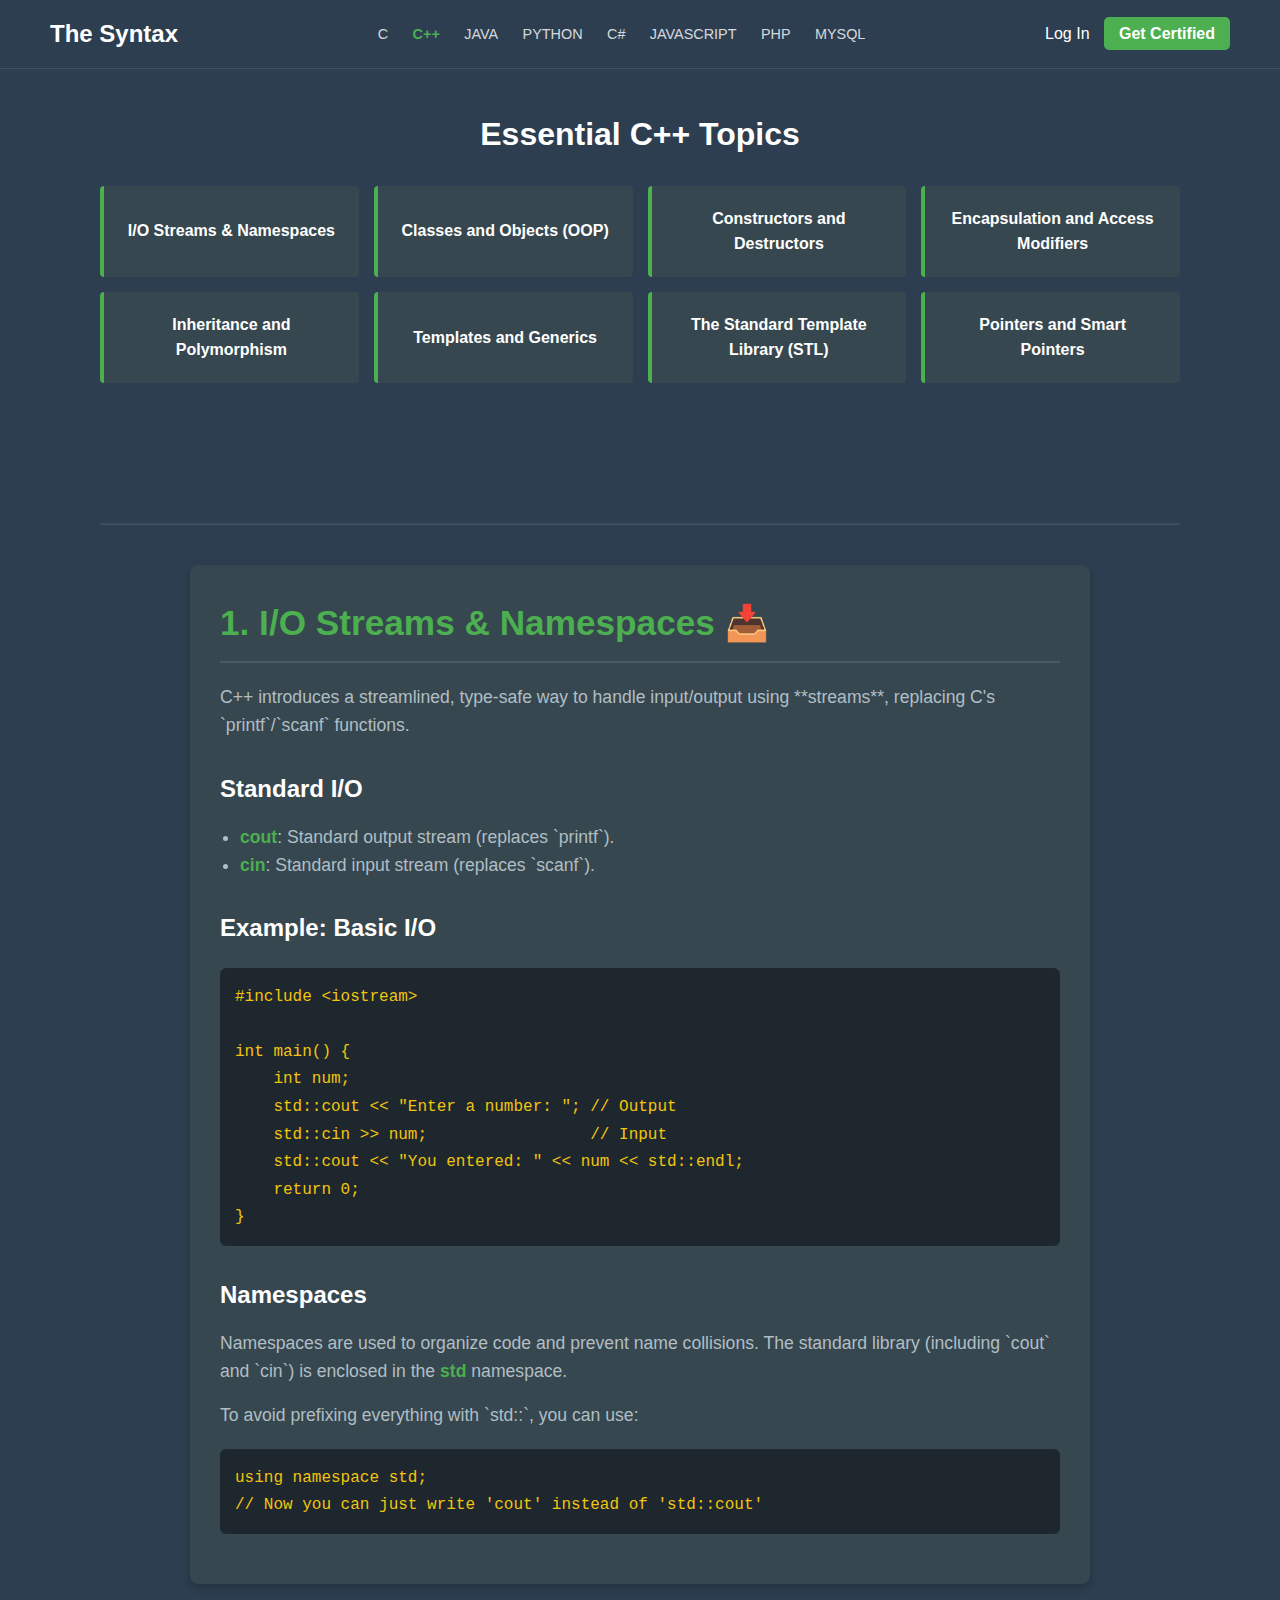
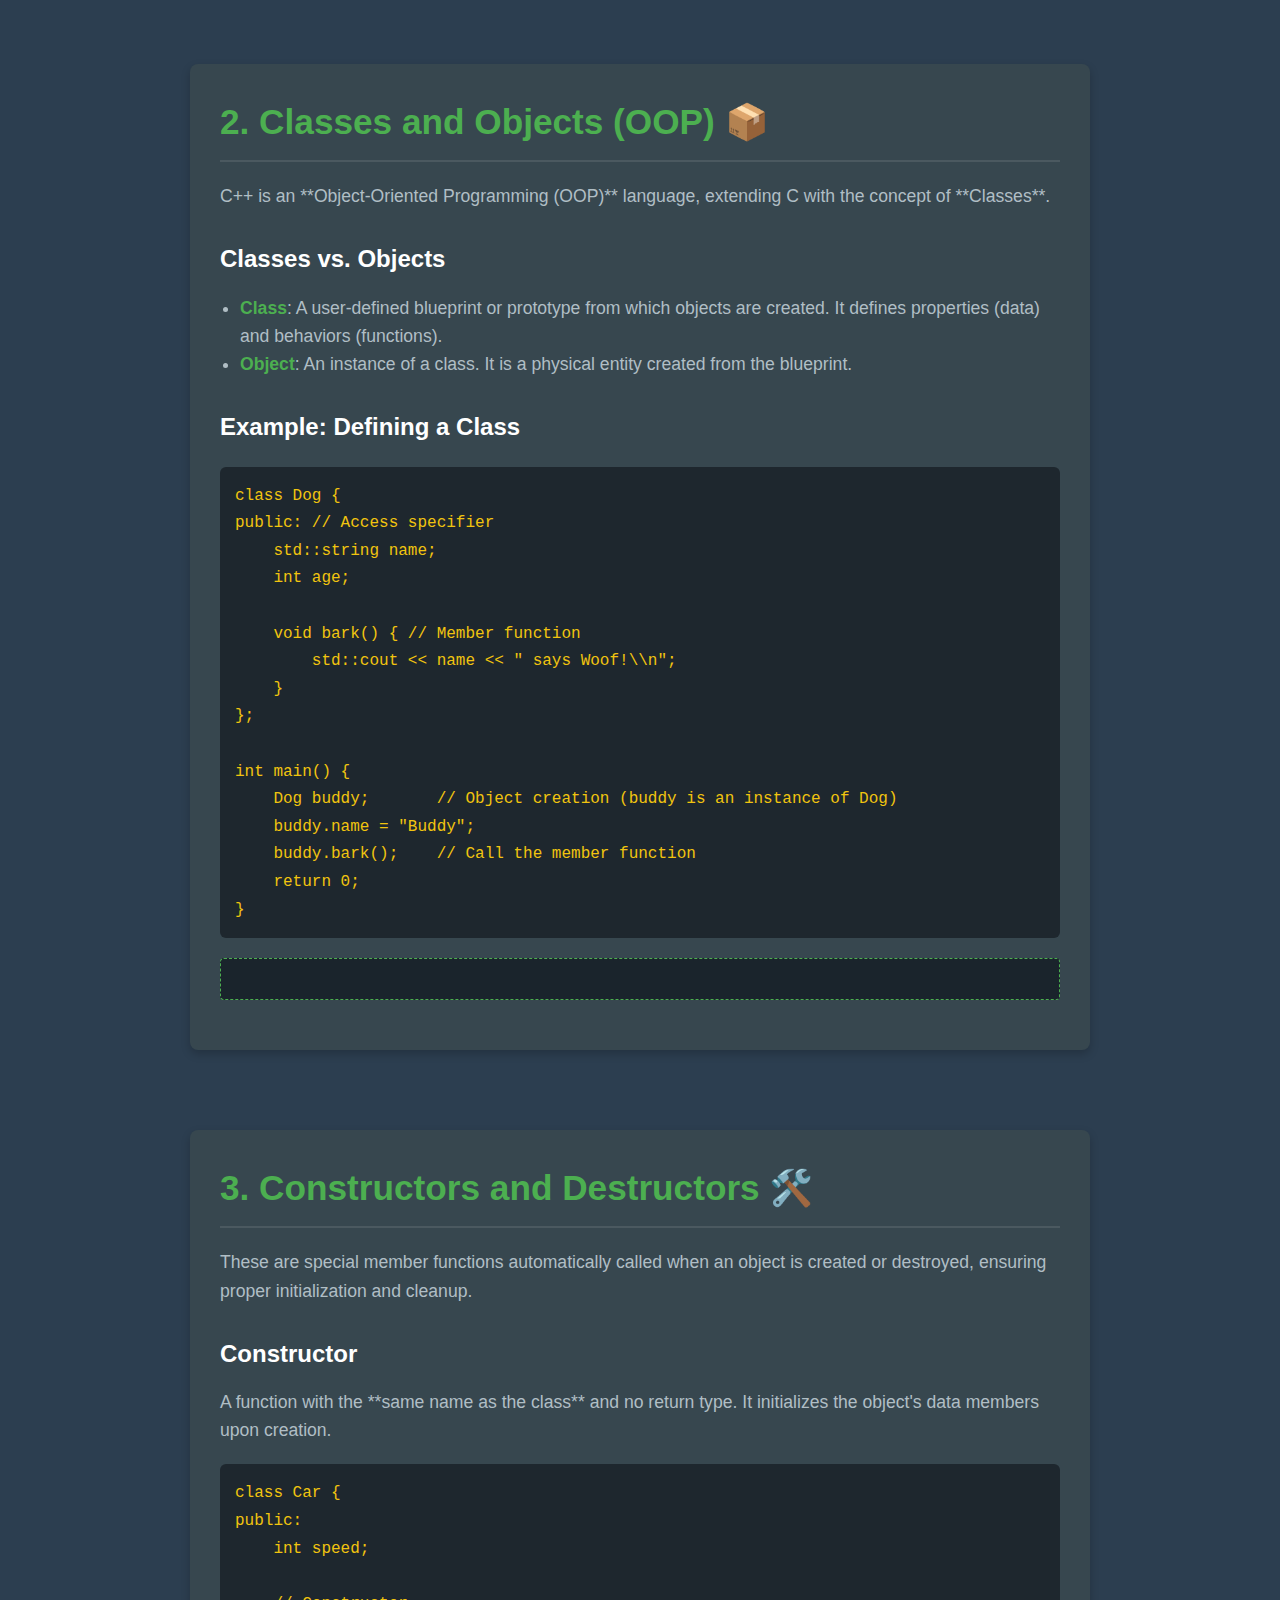
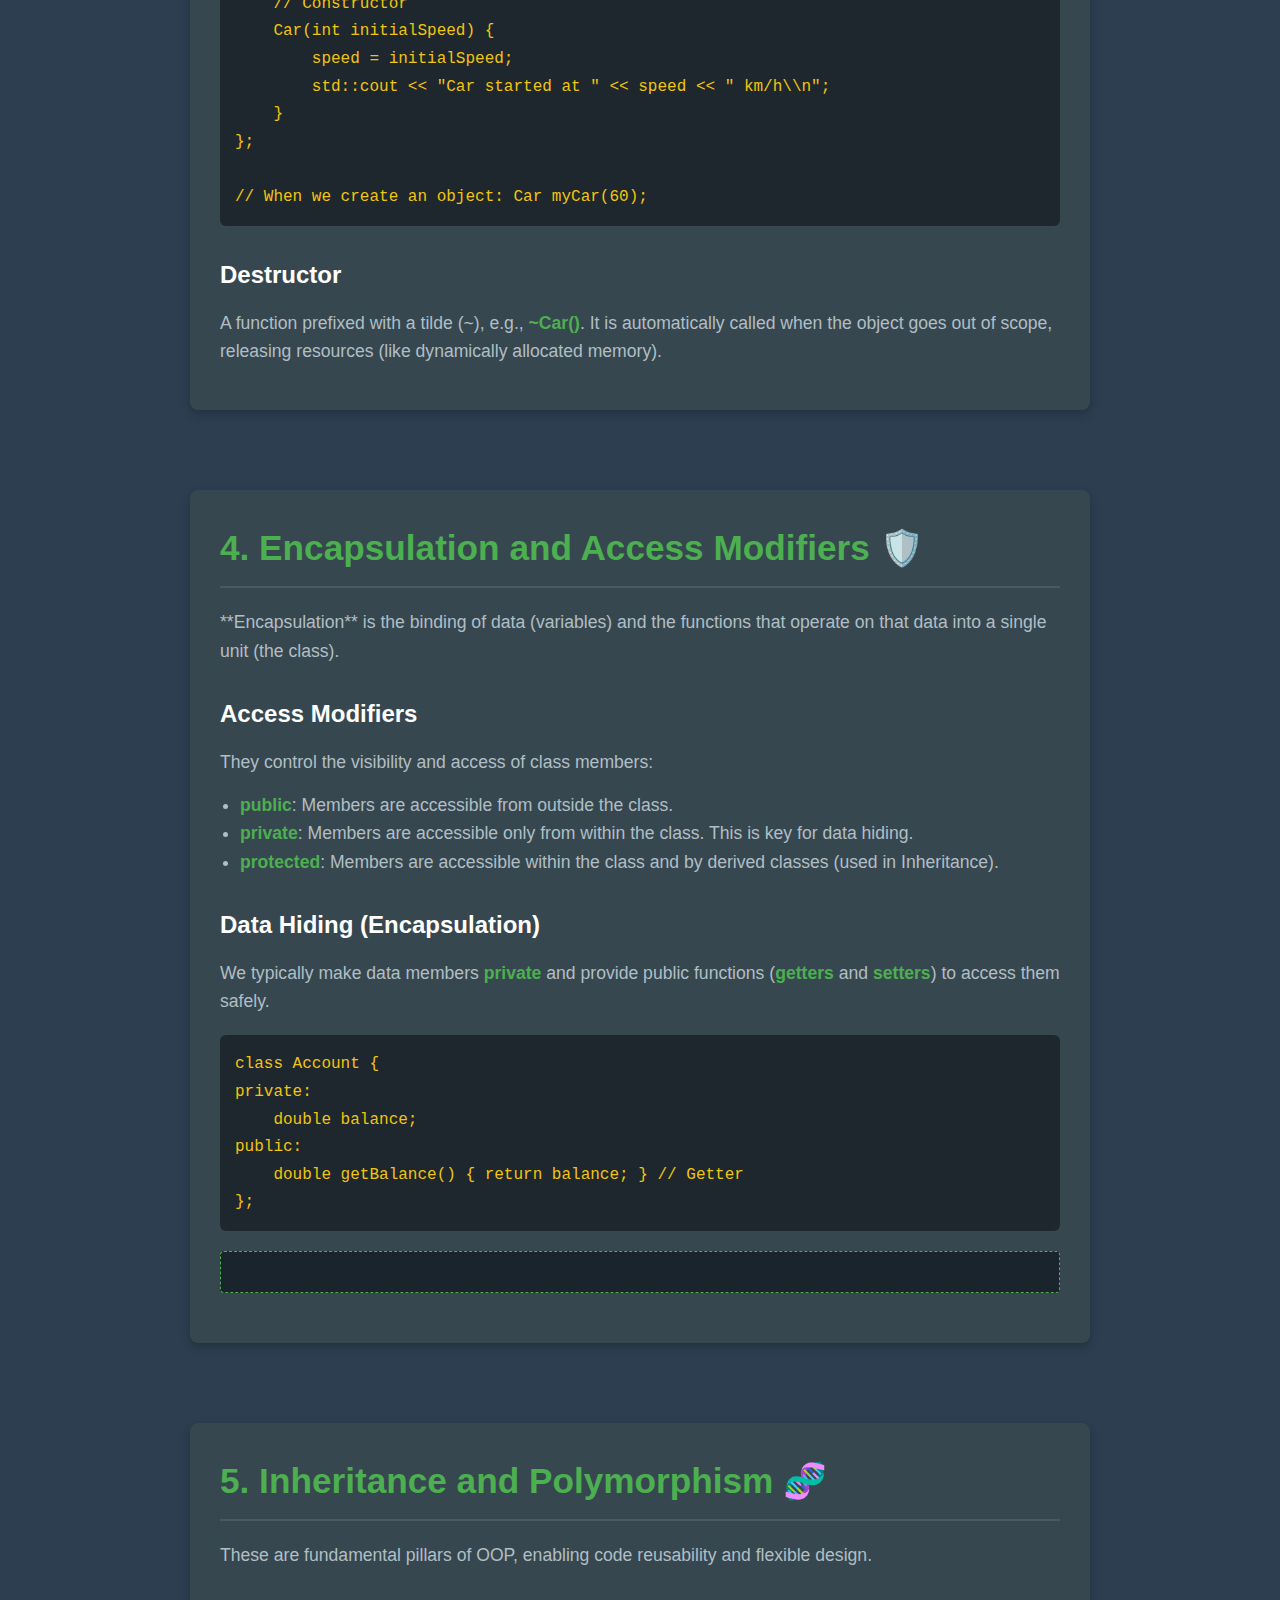
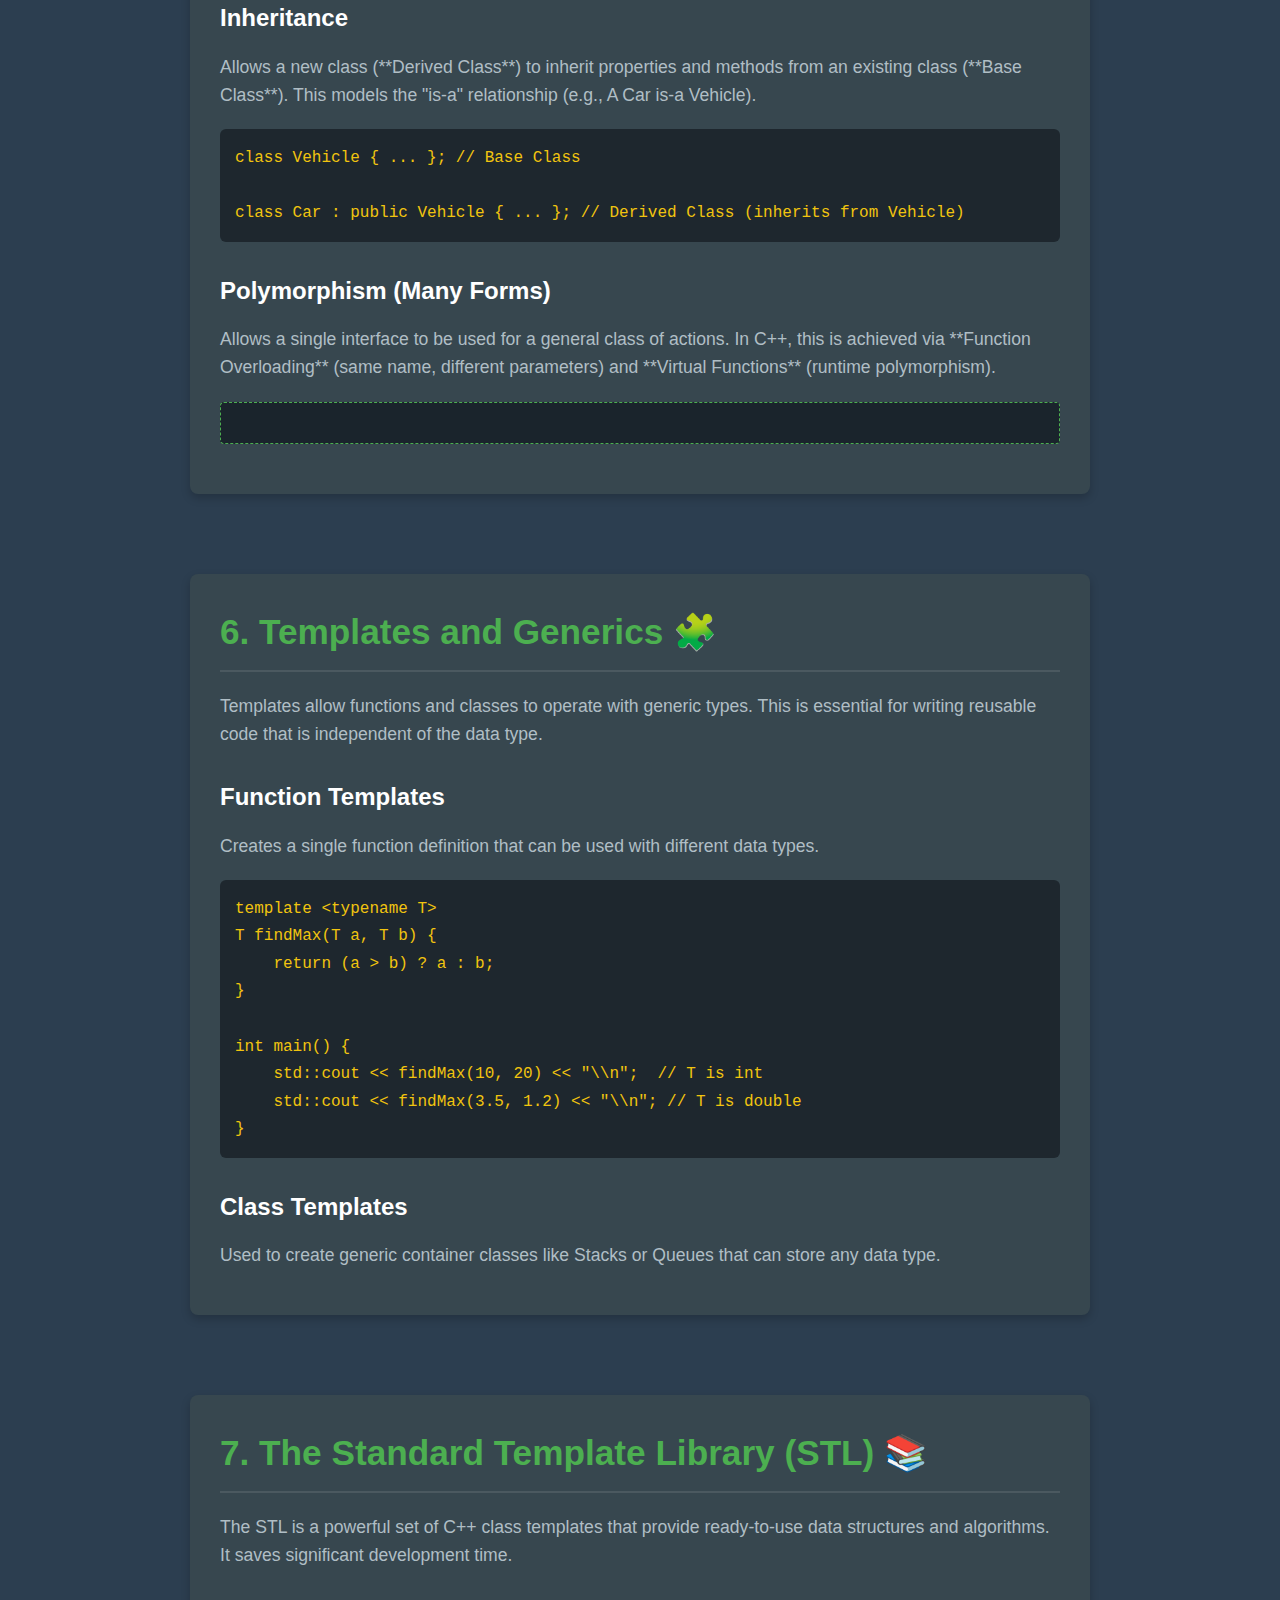
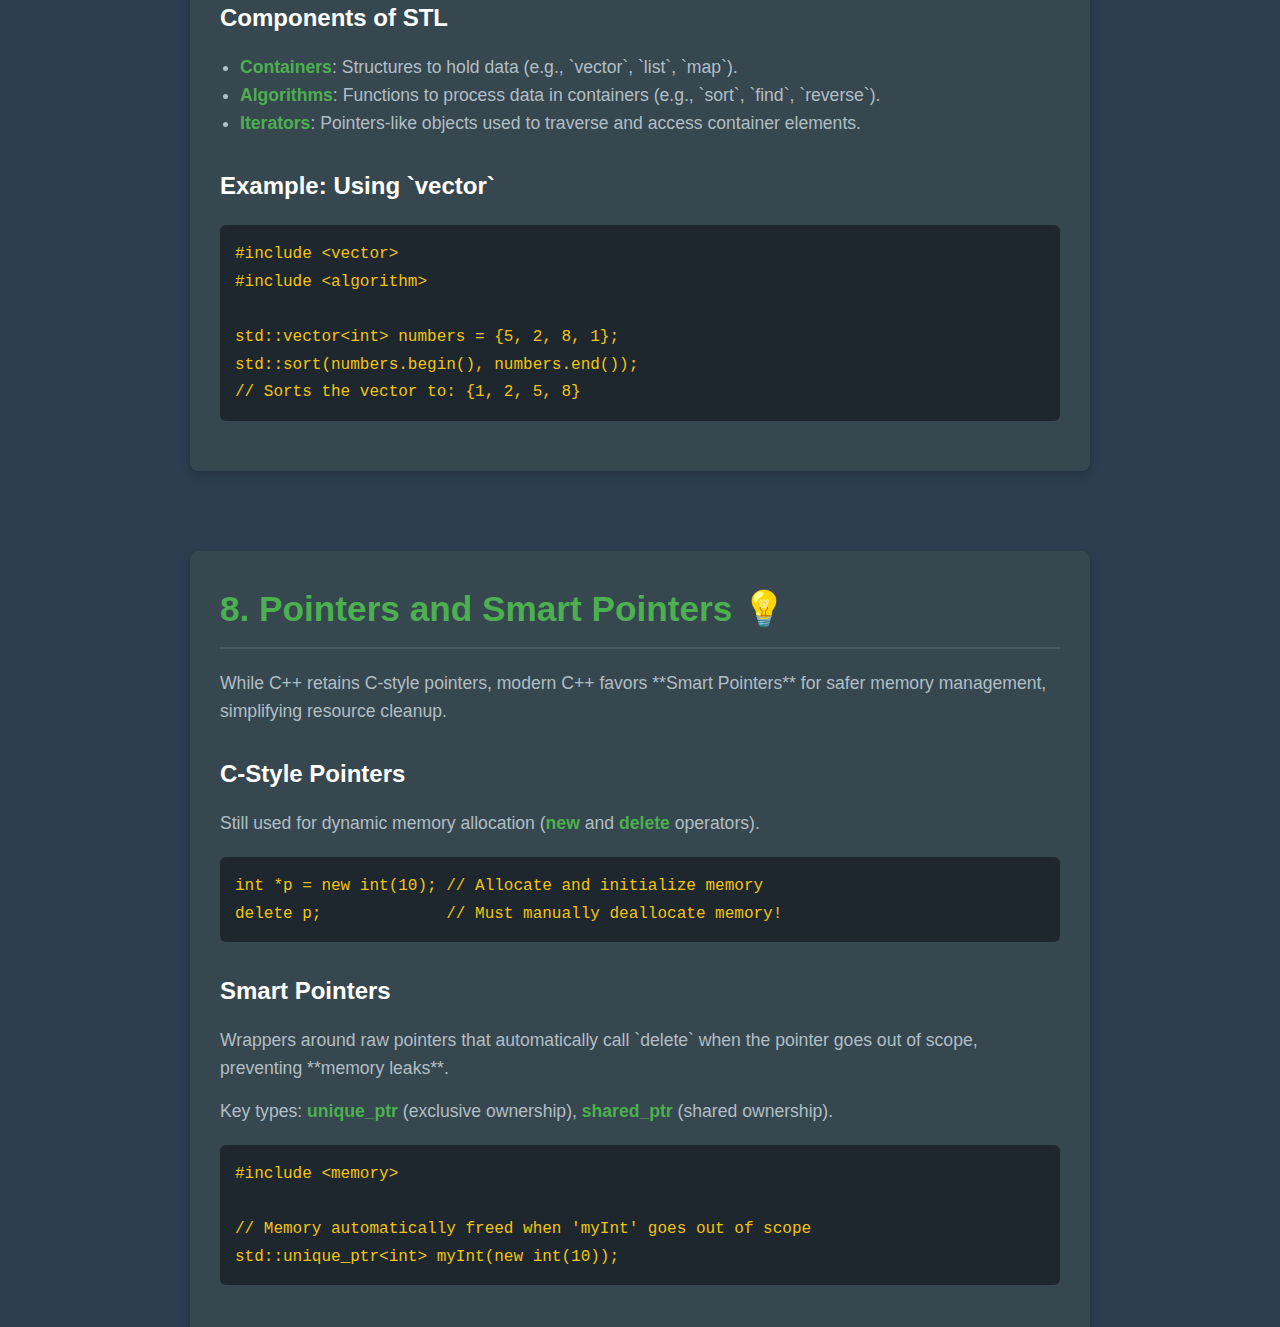
<file: TheSyntax/cplus.html>
<!DOCTYPE html>
<html lang="en">
<head>
    <meta charset="UTF-8">
    <meta name="viewport" content="width=device-width, initial-scale=1.0">
    <title>The Syntax | C++ Language Deep Dive</title>
    
    <style>
        /* Color Variables */
        :root {
            --dark-navy: #2C3E50; 
            --light-green: #4CAF50; 
            --white-text: #FFFFFF;
            --text-muted: #B0BEC5;
            --card-bg: #37474F; 
            --code-bg: #1e272e;
        }

        /* Base Styles */
        * {
            box-sizing: border-box;
            margin: 0;
            padding: 0;
            font-family: -apple-system, BlinkMacSystemFont, "Segoe UI", Roboto, Helvetica, Arial, sans-serif, "Apple Color Emoji", "Segoe UI Emoji", "Segoe UI Symbol";
            scroll-behavior: smooth;
        }

        body {
            background-color: var(--dark-navy);
            color: var(--white-text);
            min-height: 100vh;
            display: flex;
            flex-direction: column;
            line-height: 1.6;
        }

        /* 1. Header/Navigation Bar Styling */
        header {
            background-color: var(--dark-navy);
            border-bottom: 1px solid rgba(255, 255, 255, 0.1);
        }
        
        .navbar {
            display: flex;
            justify-content: space-between;
            align-items: center;
            padding: 15px 50px;
        }

        .logo {
            font-size: 1.5em;
            font-weight: bold;
            color: var(--white-text);
            margin-right: 30px;
        }

        .links a {
            color: var(--white-text);
            text-decoration: none;
            padding: 0 10px;
            font-size: 0.9em;
            opacity: 0.8;
            white-space: nowrap;
        }
        
        /* Highlight C++ language link (2nd link) */
        .links a:nth-child(2) { 
            color: var(--light-green);
            font-weight: bold;
            opacity: 1;
        }

        .actions a { color: var(--white-text); text-decoration: none; margin-left: 10px; }
        .btn-certified { background-color: var(--light-green); padding: 8px 15px; border-radius: 5px; font-weight: bold; }

        /* 2. C++ Language Page Content - Styling Main Sections */
        .cpp-page-content {
            flex-grow: 1;
            padding: 0px 100px 50px;
            text-align: center;
        }

        /* Essential C++ Topics (Grid/Navigation) */
        .topics-section {
            padding: 40px 0;
        }
        
        .topics-section h2 {
            font-size: 2em;
            margin-bottom: 25px;
            text-align: center;
        }

        .topics-list {
            list-style: none;
            padding: 0;
            display: grid;
            grid-template-columns: repeat(auto-fit, minmax(220px, 1fr));
            gap: 15px;
            margin-bottom: 60px;
        }

        .topics-list a {
            text-decoration: none;
            color: inherit;
        }
        
        .topics-list li {
            background-color: var(--card-bg);
            padding: 20px;
            border-left: 4px solid var(--light-green);
            border-radius: 4px;
            font-size: 1em;
            font-weight: bold;
            transition: background-color 0.2s, transform 0.2s;
            cursor: pointer;
            height: 100%;
            display: flex;
            align-items: center;
            justify-content: center;
            text-align: center;
        }

        .topics-list li:hover {
            background-color: #3E5160; 
            transform: translateY(-3px);
        }

        /* Tutorial Content Styles */
        .tutorial-content {
            max-width: 900px;
            margin: 0 auto;
            text-align: left;
            padding-top: 50px;
            margin-top: -50px;
        }
        
        .topic-section {
            margin-bottom: 80px;
            padding: 30px;
            background-color: var(--card-bg);
            border-radius: 8px;
            box-shadow: 0 4px 10px rgba(0, 0, 0, 0.2);
        }

        .topic-section h2 {
            font-size: 2.2em;
            color: var(--light-green);
            margin-bottom: 20px;
            border-bottom: 2px solid rgba(255, 255, 255, 0.1);
            padding-bottom: 10px;
            text-align: left;
        }

        .topic-section h3 {
            font-size: 1.5em;
            margin-top: 30px;
            margin-bottom: 15px;
            color: var(--white-text);
        }

        .topic-section p, .topic-section ul {
            font-size: 1.1em;
            color: var(--text-muted);
            margin-bottom: 15px;
        }

        .topic-section ul {
            margin-left: 20px;
        }

        /* Code Block Styling */
        pre {
            background-color: var(--code-bg);
            padding: 15px;
            border-radius: 6px;
            overflow-x: auto;
            margin: 20px 0;
        }

        code {
            color: #f1c40f; 
            font-family: 'Consolas', 'Monaco', monospace;
            font-size: 1em;
            white-space: pre;
        }
        
        /* Image/Diagram Placeholder Styling */
        .diagram-placeholder {
            background-color: #1a242c;
            border: 1px dashed var(--light-green);
            padding: 20px;
            text-align: center;
            margin: 20px auto;
            color: var(--text-muted);
            font-style: italic;
            border-radius: 4px;
        }
        
        /* Utility */
        .highlight {
            color: var(--light-green);
            font-weight: bold;
        }
    </style>
</head>
<body>

    <header>
        <div class="navbar">
            <div class="logo">The Syntax</div>
            <nav class="links">
                <a href="c.html">C</a>
                <a href="cplus.html">C++</a>
                <a href="java.html">JAVA</a>
                <a href="python.html">PYTHON</a>
                <a href="csharp.html">C#</a>
                <a href="js.html">JAVASCRIPT</a>
                <a href="php.html">PHP</a>
                <a href="mysql.html">MYSQL</a>
            </nav>
            <div class="actions">
                <a href="#" class="log-in-link">Log In</a>
                <a href="#" class="btn-certified">Get Certified</a>
            </div>
        </div>
    </header>

    <main class="cpp-page-content">
        
        <!-- <section class="hero-section" style="padding-top: 50px;">
            <a href="#tutorial-start" class="btn-start">Start the C++ Course Now</a>
        </section> -->

        <section class="topics-section" id="tutorial-start">
            <h2>Essential C++ Topics</h2>
            <ul class="topics-list">
                <a href="#topic-io"><li>I/O Streams & Namespaces</li></a>
                <a href="#topic-classes"><li>Classes and Objects (OOP)</li></a>
                <a href="#topic-constructors"><li>Constructors and Destructors</li></a>
                <a href="#topic-encapsulation"><li>Encapsulation and Access Modifiers</li></a>
                <a href="#topic-inheritance"><li>Inheritance and Polymorphism</li></a>
                <a href="#topic-templates"><li>Templates and Generics</li></a>
                <a href="#topic-stl"><li>The Standard Template Library (STL)</li></a>
                <a href="#topic-memory"><li>Pointers and Smart Pointers</li></a>
            </ul>
        </section>

        <hr style="border-color: rgba(255, 255, 255, 0.1); margin: 40px 0;">

        <div class="tutorial-content">

            <section class="topic-section" id="topic-io">
                <h2>1. I/O Streams & Namespaces 📥</h2>
                <p>C++ introduces a streamlined, type-safe way to handle input/output using **streams**, replacing C's `printf`/`scanf` functions.</p>
                
                <h3>Standard I/O</h3>
                <ul>
                    <li><span class="highlight">cout</span>: Standard output stream (replaces `printf`).</li>
                    <li><span class="highlight">cin</span>: Standard input stream (replaces `scanf`).</li>
                </ul>

                <h3>Example: Basic I/O</h3>
                <pre><code>#include &lt;iostream&gt;

int main() {
    int num;
    std::cout << "Enter a number: "; // Output
    std::cin >> num;                 // Input
    std::cout << "You entered: " << num << std::endl;
    return 0;
}</code></pre>

                <h3>Namespaces</h3>
                <p>Namespaces are used to organize code and prevent name collisions. The standard library (including `cout` and `cin`) is enclosed in the <span class="highlight">std</span> namespace.</p>
                <p>To avoid prefixing everything with `std::`, you can use:</p>
                <pre><code>using namespace std; 
// Now you can just write 'cout' instead of 'std::cout'</code></pre>
            </section>

            <section class="topic-section" id="topic-classes">
                <h2>2. Classes and Objects (OOP) 📦</h2>
                <p>C++ is an **Object-Oriented Programming (OOP)** language, extending C with the concept of **Classes**.</p>
                
                <h3>Classes vs. Objects</h3>
                <ul>
                    <li><span class="highlight">Class</span>: A user-defined blueprint or prototype from which objects are created. It defines properties (data) and behaviors (functions).</li>
                    <li><span class="highlight">Object</span>: An instance of a class. It is a physical entity created from the blueprint.</li>
                </ul>

                <h3>Example: Defining a Class</h3>
                <pre><code>class Dog {
public: // Access specifier
    std::string name;
    int age;

    void bark() { // Member function
        std::cout << name << " says Woof!\\n";
    }
};

int main() {
    Dog buddy;       // Object creation (buddy is an instance of Dog)
    buddy.name = "Buddy";
    buddy.bark();    // Call the member function
    return 0;
}</code></pre>

                <div class="diagram-placeholder">
                    <!-- [Diagram illustrating Class (Blueprint) to Object (Instance) relationship] -->
                </div>
            </section>

            <section class="topic-section" id="topic-constructors">
                <h2>3. Constructors and Destructors 🛠️</h2>
                <p>These are special member functions automatically called when an object is created or destroyed, ensuring proper initialization and cleanup.</p>

                <h3>Constructor</h3>
                <p>A function with the **same name as the class** and no return type. It initializes the object's data members upon creation.</p>
                <pre><code>class Car {
public:
    int speed;
    
    // Constructor
    Car(int initialSpeed) { 
        speed = initialSpeed;
        std::cout << "Car started at " << speed << " km/h\\n";
    }
};

// When we create an object: Car myCar(60);</code></pre>
                
                <h3>Destructor</h3>
                <p>A function prefixed with a tilde (~), e.g., <span class="highlight">~Car()</span>. It is automatically called when the object goes out of scope, releasing resources (like dynamically allocated memory).</p>
            </section>

            <section class="topic-section" id="topic-encapsulation">
                <h2>4. Encapsulation and Access Modifiers 🛡️</h2>
                <p>**Encapsulation** is the binding of data (variables) and the functions that operate on that data into a single unit (the class).</p>
                
                <h3>Access Modifiers</h3>
                <p>They control the visibility and access of class members:</p>
                <ul>
                    <li><span class="highlight">public</span>: Members are accessible from outside the class.</li>
                    <li><span class="highlight">private</span>: Members are accessible only from within the class. This is key for data hiding.</li>
                    <li><span class="highlight">protected</span>: Members are accessible within the class and by derived classes (used in Inheritance).</li>
                </ul>

                <h3>Data Hiding (Encapsulation)</h3>
                <p>We typically make data members <span class="highlight">private</span> and provide public functions (<span class="highlight">getters</span> and <span class="highlight">setters</span>) to access them safely.</p>
                <pre><code>class Account {
private:
    double balance; 
public:
    double getBalance() { return balance; } // Getter
};</code></pre>
                <div class="diagram-placeholder">
                    <!-- [Diagram of a Capsule representing a Class, showing private data inside the capsule and public methods as the only external interface] -->
                </div>
            </section>

            <section class="topic-section" id="topic-inheritance">
                <h2>5. Inheritance and Polymorphism 🧬</h2>
                <p>These are fundamental pillars of OOP, enabling code reusability and flexible design.</p>

                <h3>Inheritance</h3>
                <p>Allows a new class (**Derived Class**) to inherit properties and methods from an existing class (**Base Class**). This models the "is-a" relationship (e.g., A Car is-a Vehicle).</p>
                <pre><code>class Vehicle { ... }; // Base Class

class Car : public Vehicle { ... }; // Derived Class (inherits from Vehicle)</code></pre>

                <h3>Polymorphism (Many Forms)</h3>
                <p>Allows a single interface to be used for a general class of actions. In C++, this is achieved via **Function Overloading** (same name, different parameters) and **Virtual Functions** (runtime polymorphism).</p>
                <div class="diagram-placeholder">
                    <!-- [Diagram illustrating Inheritance with a tree structure: Vehicle (Base) branching into Car and Motorcycle (Derived)] -->
                </div>
            </section>
            
            <section class="topic-section" id="topic-templates">
                <h2>6. Templates and Generics 🧩</h2>
                <p>Templates allow functions and classes to operate with generic types. This is essential for writing reusable code that is independent of the data type.</p>

                <h3>Function Templates</h3>
                <p>Creates a single function definition that can be used with different data types.</p>
                <pre><code>template &lt;typename T&gt;
T findMax(T a, T b) {
    return (a > b) ? a : b;
}

int main() {
    std::cout << findMax(10, 20) << "\\n";  // T is int
    std::cout << findMax(3.5, 1.2) << "\\n"; // T is double
}</code></pre>

                <h3>Class Templates</h3>
                <p>Used to create generic container classes like Stacks or Queues that can store any data type.</p>
            </section>

            <section class="topic-section" id="topic-stl">
                <h2>7. The Standard Template Library (STL) 📚</h2>
                <p>The STL is a powerful set of C++ class templates that provide ready-to-use data structures and algorithms. It saves significant development time.</p>

                <h3>Components of STL</h3>
                <ul>
                    <li><span class="highlight">Containers</span>: Structures to hold data (e.g., `vector`, `list`, `map`).</li>
                    <li><span class="highlight">Algorithms</span>: Functions to process data in containers (e.g., `sort`, `find`, `reverse`).</li>
                    <li><span class="highlight">Iterators</span>: Pointers-like objects used to traverse and access container elements.</li>
                </ul>

                <h3>Example: Using `vector`</h3>
                <pre><code>#include &lt;vector&gt;
#include &lt;algorithm&gt;

std::vector&lt;int&gt; numbers = {5, 2, 8, 1};
std::sort(numbers.begin(), numbers.end()); 
// Sorts the vector to: {1, 2, 5, 8}</code></pre>
            </section>
            
            <section class="topic-section" id="topic-memory">
                <h2>8. Pointers and Smart Pointers 💡</h2>
                <p>While C++ retains C-style pointers, modern C++ favors **Smart Pointers** for safer memory management, simplifying resource cleanup.</p>

                <h3>C-Style Pointers</h3>
                <p>Still used for dynamic memory allocation (<span class="highlight">new</span> and <span class="highlight">delete</span> operators).</p>
                <pre><code>int *p = new int(10); // Allocate and initialize memory
delete p;             // Must manually deallocate memory!</code></pre>

                <h3>Smart Pointers</h3>
                <p>Wrappers around raw pointers that automatically call `delete` when the pointer goes out of scope, preventing **memory leaks**.</p>
                <p>Key types: <span class="highlight">unique_ptr</span> (exclusive ownership), <span class="highlight">shared_ptr</span> (shared ownership).</p>
                <pre><code>#include &lt;memory&gt;

// Memory automatically freed when 'myInt' goes out of scope
std::unique_ptr&lt;int&gt; myInt(new int(10)); </code></pre>
            </section>

        </div>
        
    </main>

    <div class="footer-wave"></div> 

</body>
</html>
</file>
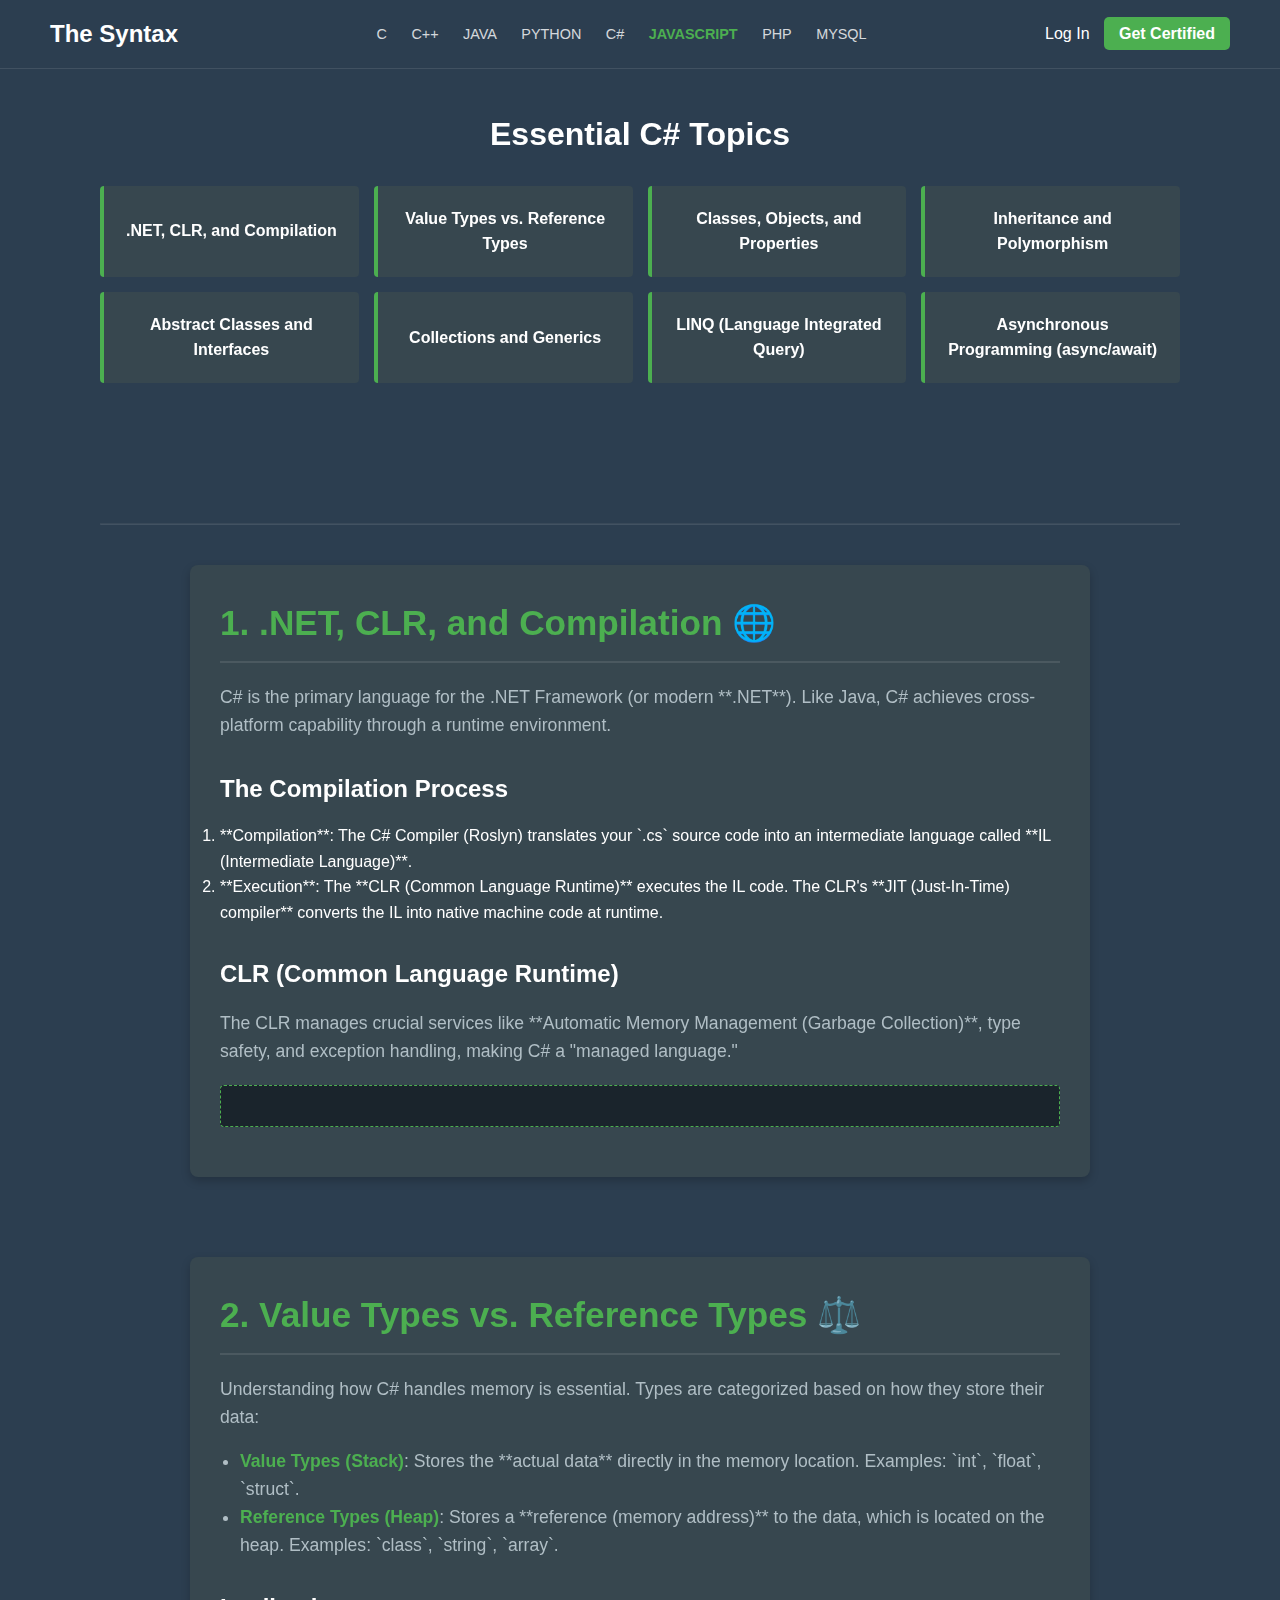
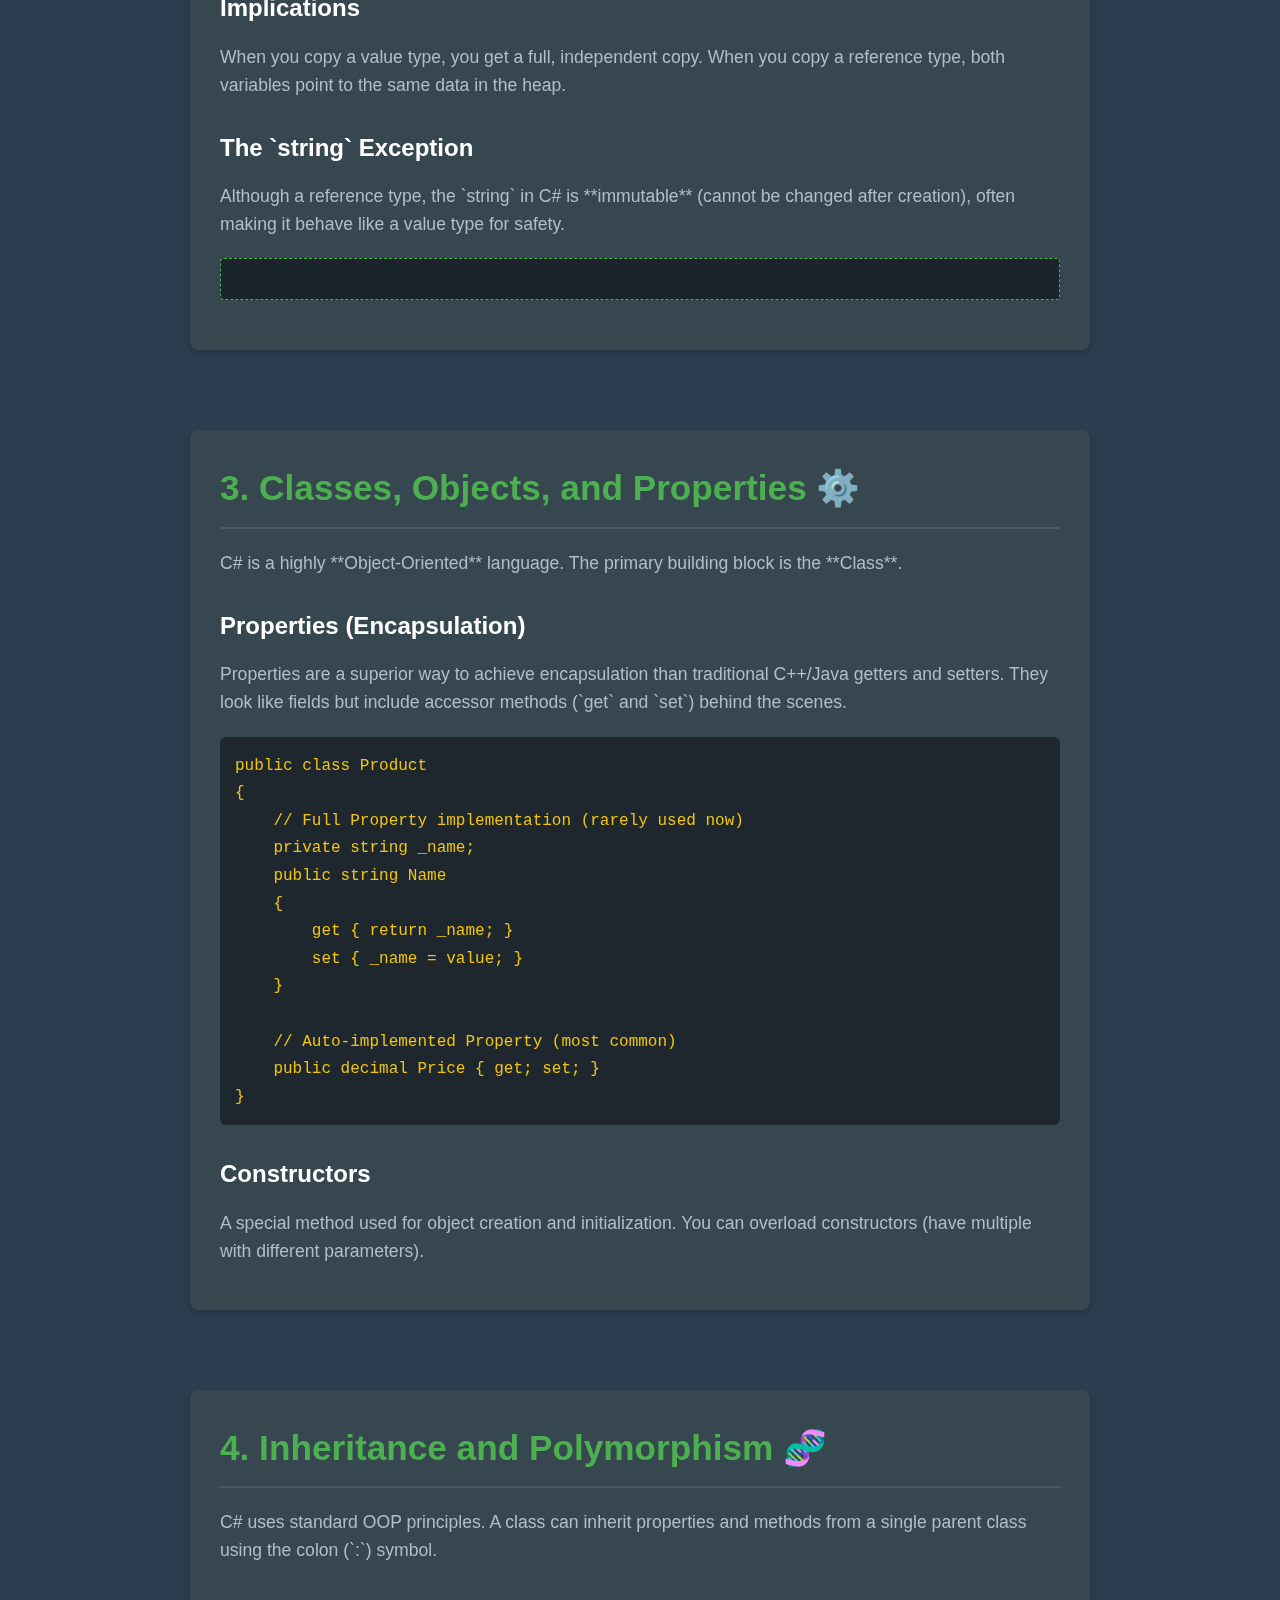
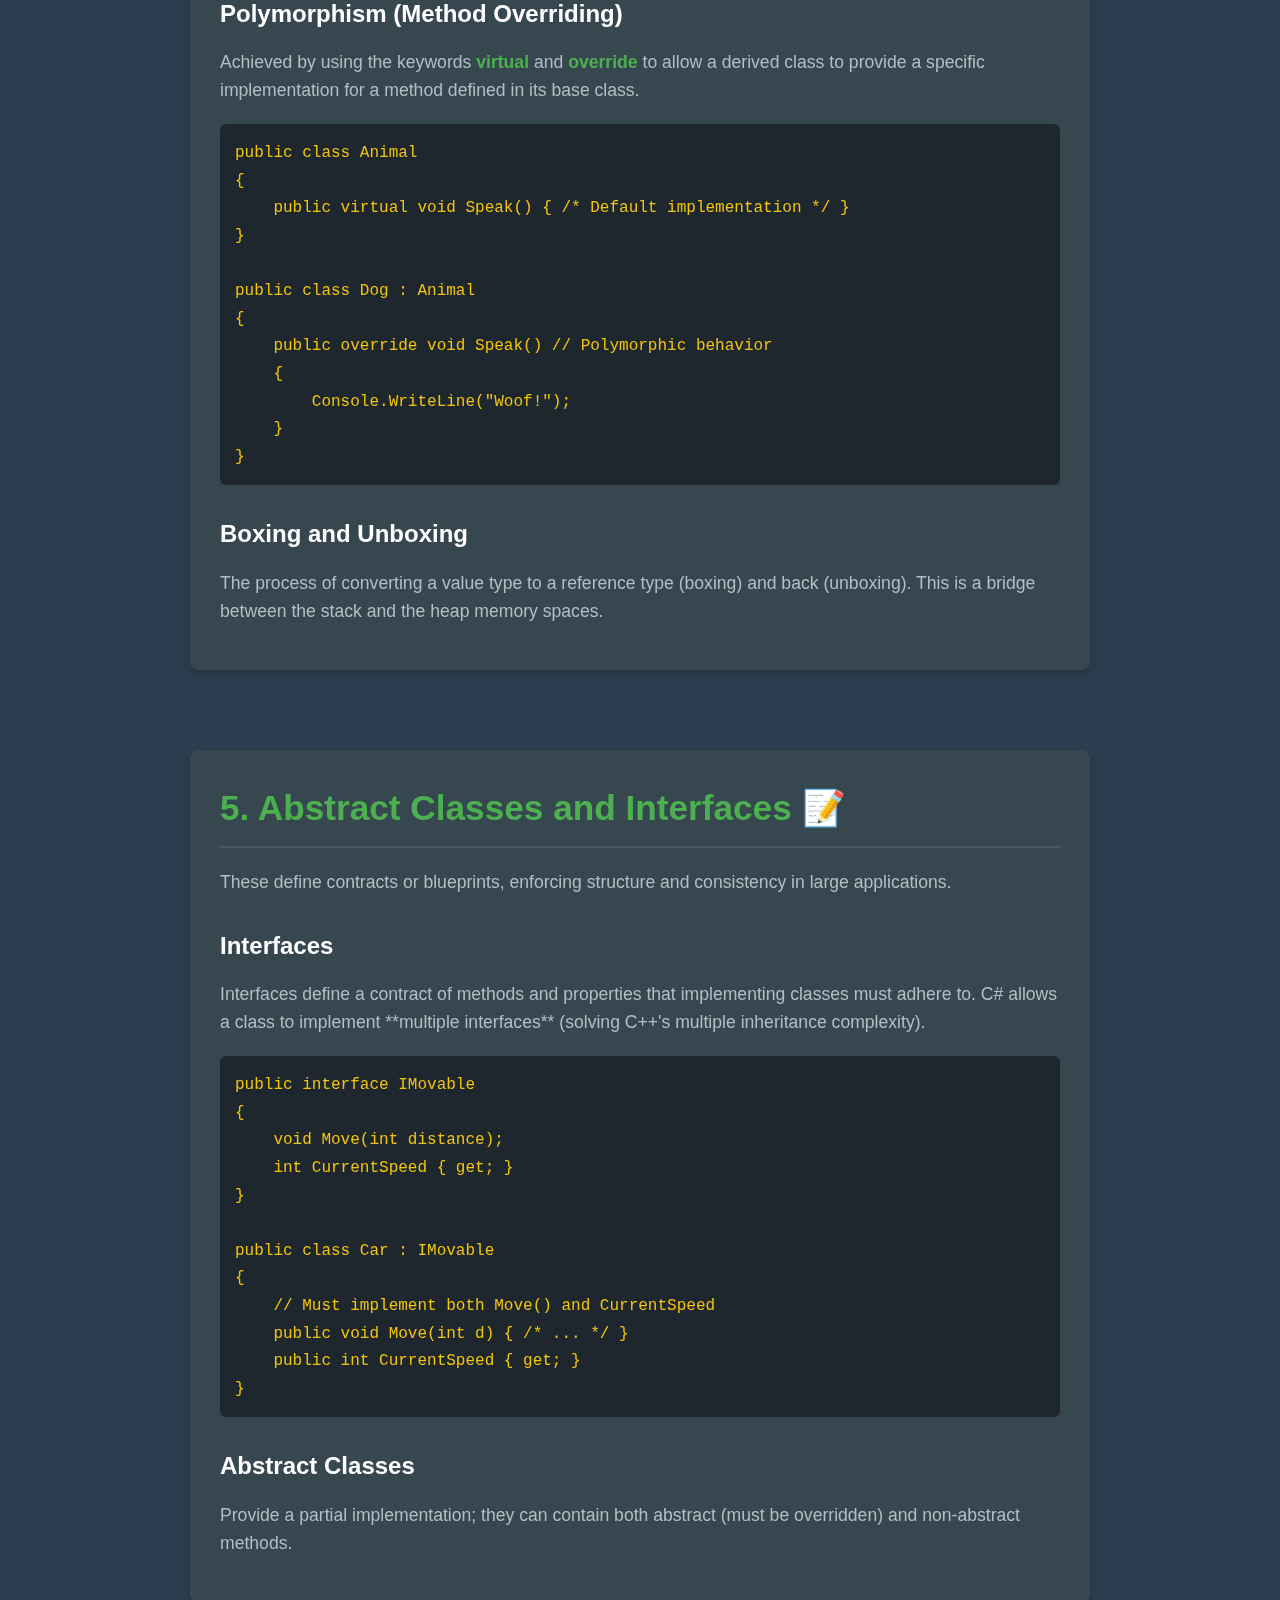
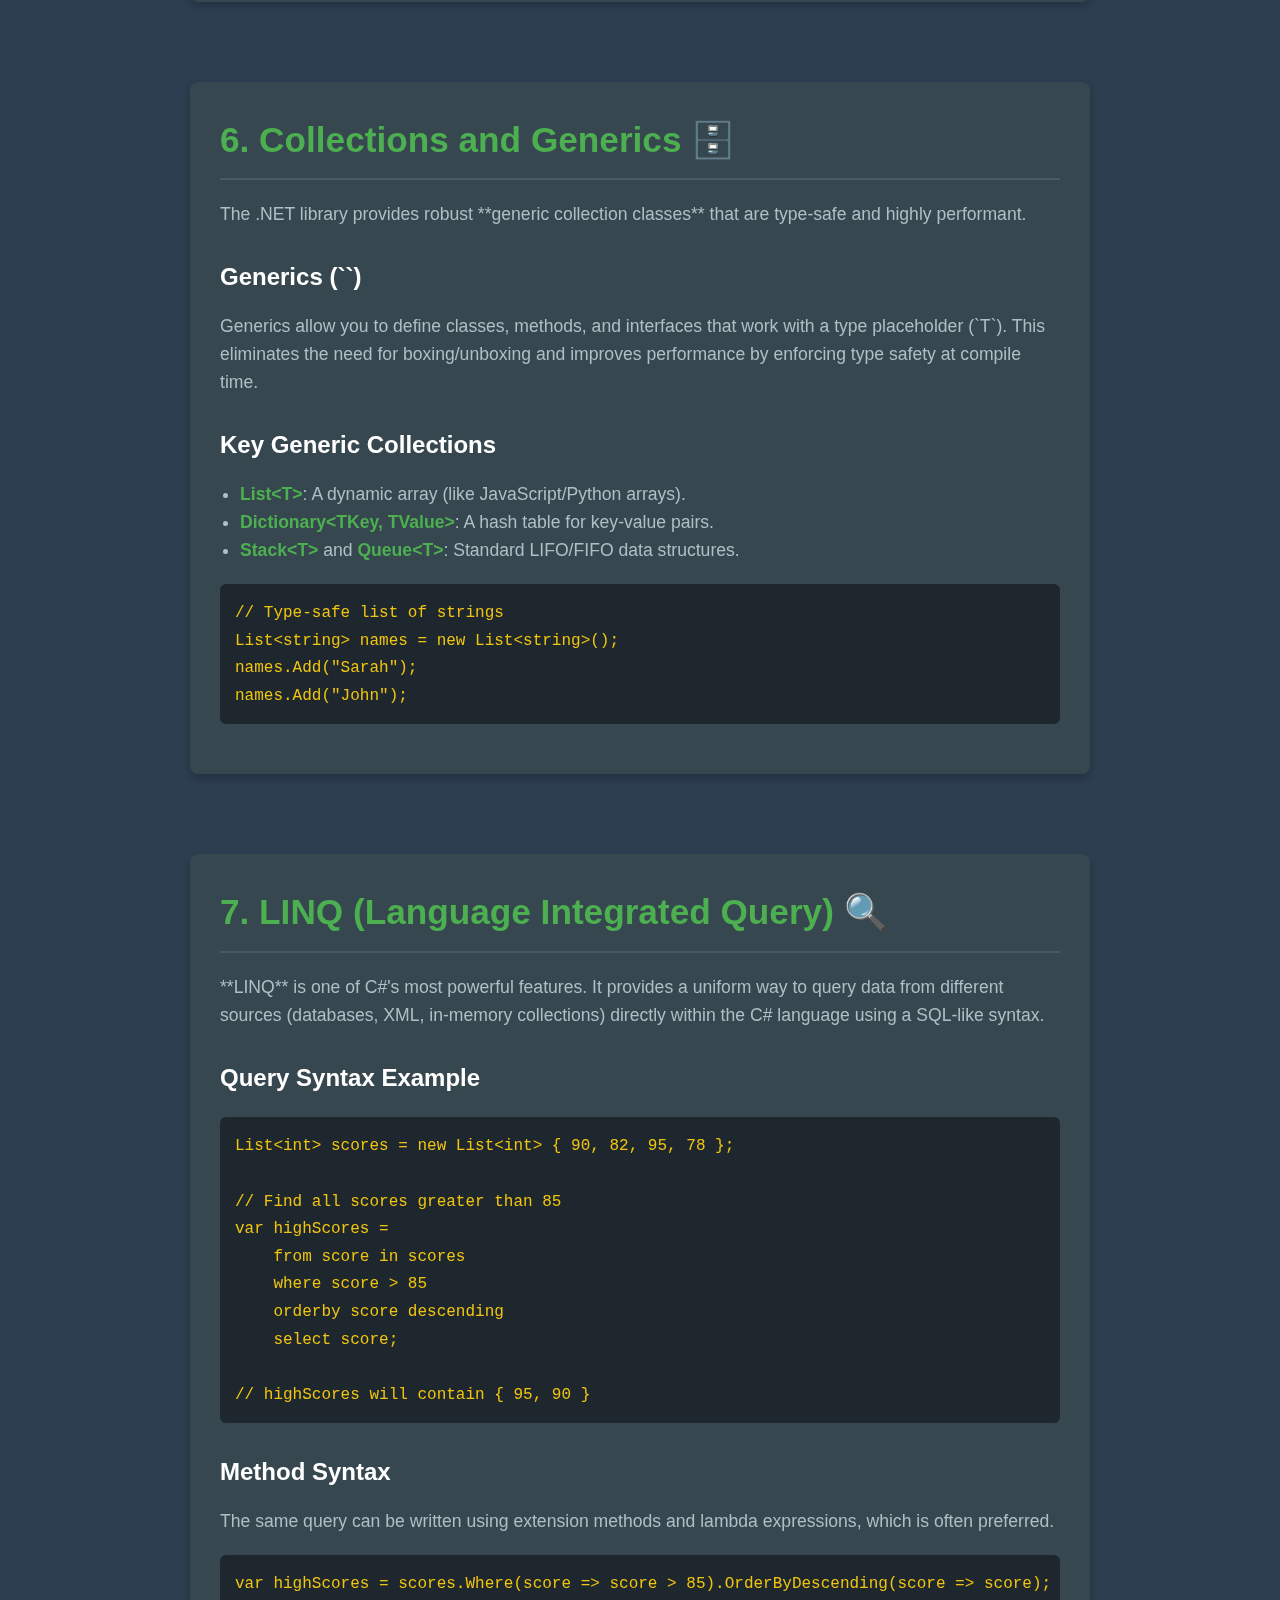
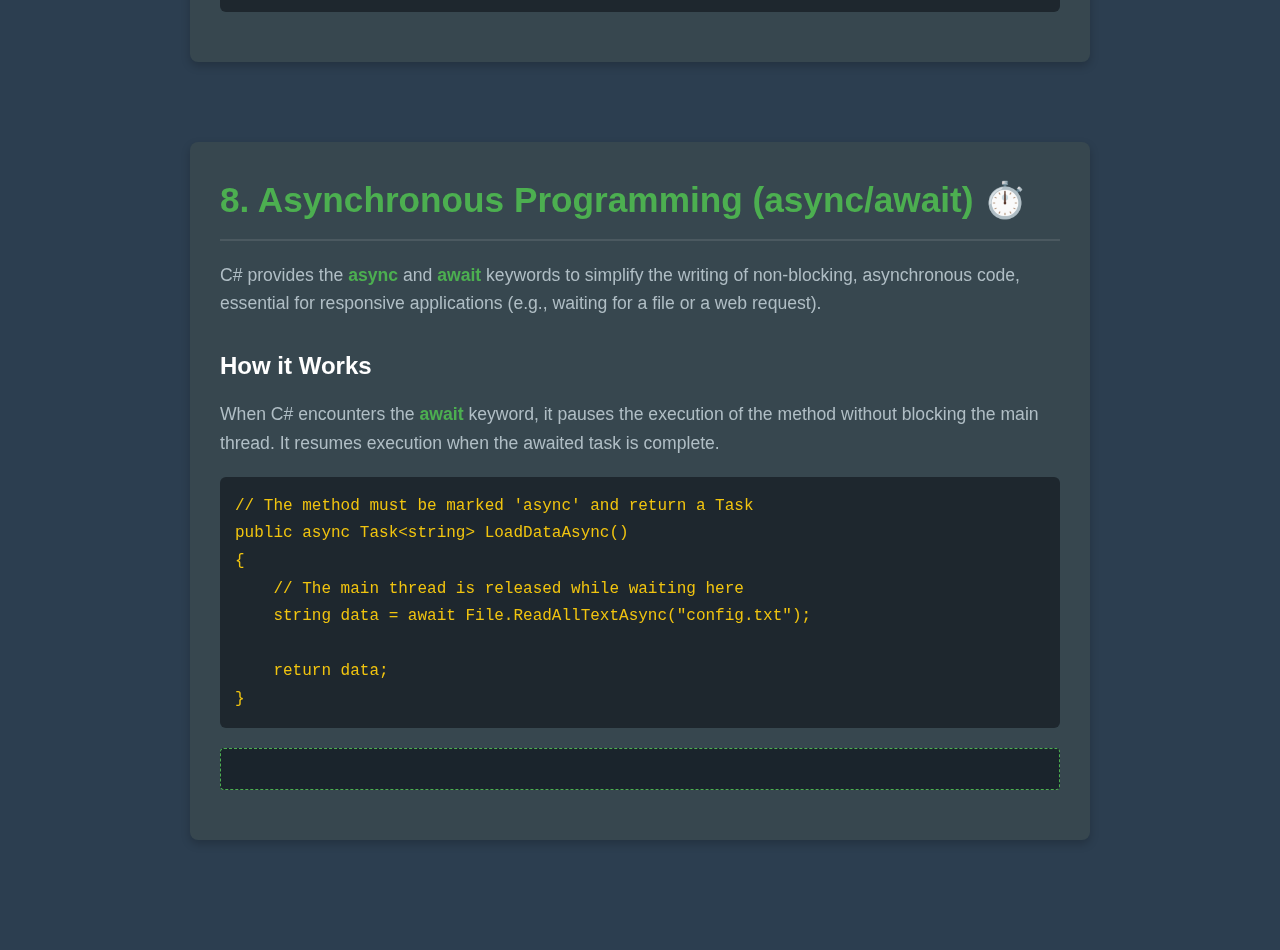
<file: TheSyntax/csharp.html>
<!DOCTYPE html>
<html lang="en">
<head>
    <meta charset="UTF-8">
    <meta name="viewport" content="width=device-width, initial-scale=1.0">
    <title>The Syntax | C# Language Deep Dive</title>
    
    <style>
        /* Color Variables */
        :root {
            --dark-navy: #2C3E50; 
            --light-green: #4CAF50; 
            --white-text: #FFFFFF;
            --text-muted: #B0BEC5;
            --card-bg: #37474F; 
            --code-bg: #1e272e;
        }

        /* Base Styles */
        * {
            box-sizing: border-box;
            margin: 0;
            padding: 0;
            font-family: -apple-system, BlinkMacSystemFont, "Segoe UI", Roboto, Helvetica, Arial, sans-serif, "Apple Color Emoji", "Segoe UI Emoji", "Segoe UI Symbol";
            scroll-behavior: smooth;
        }

        body {
            background-color: var(--dark-navy);
            color: var(--white-text);
            min-height: 100vh;
            display: flex;
            flex-direction: column;
            line-height: 1.6;
        }

        /* 1. Header/Navigation Bar Styling */
        header {
            background-color: var(--dark-navy);
            border-bottom: 1px solid rgba(255, 255, 255, 0.1);
        }
        
        .navbar {
            display: flex;
            justify-content: space-between;
            align-items: center;
            padding: 15px 50px;
        }

        .logo {
            font-size: 1.5em;
            font-weight: bold;
            color: var(--white-text);
            margin-right: 30px;
        }

        .links a {
            color: var(--white-text);
            text-decoration: none;
            padding: 0 10px;
            font-size: 0.9em;
            opacity: 0.8;
            white-space: nowrap;
        }
        
        /* Highlight C# language link (6th link) */
        .links a:nth-child(6) { 
            color: var(--light-green);
            font-weight: bold;
            opacity: 1;
        }

        .actions a { color: var(--white-text); text-decoration: none; margin-left: 10px; }
        .btn-certified { background-color: var(--light-green); padding: 8px 15px; border-radius: 5px; font-weight: bold; }

        /* 2. C# Language Page Content - Styling Main Sections */
        .csharp-page-content {
            flex-grow: 1;
            padding: 0px 100px 50px;
            text-align: center;
        }

        /* Essential Topics Grid (Navigation) */
        .topics-section {
            padding: 40px 0;
        }
        
        .topics-section h2 {
            font-size: 2em;
            margin-bottom: 25px;
            text-align: center;
        }

        .topics-list {
            list-style: none;
            padding: 0;
            display: grid;
            grid-template-columns: repeat(auto-fit, minmax(220px, 1fr));
            gap: 15px;
            margin-bottom: 60px;
        }

        .topics-list a {
            text-decoration: none;
            color: inherit;
        }
        
        .topics-list li {
            background-color: var(--card-bg);
            padding: 20px;
            border-left: 4px solid var(--light-green);
            border-radius: 4px;
            font-size: 1em;
            font-weight: bold;
            transition: background-color 0.2s, transform 0.2s;
            cursor: pointer;
            height: 100%;
            display: flex;
            align-items: center;
            justify-content: center;
            text-align: center;
        }

        .topics-list li:hover {
            background-color: #3E5160; 
            transform: translateY(-3px);
        }

        /* Tutorial Content Styles */
        .tutorial-content {
            max-width: 900px;
            margin: 0 auto;
            text-align: left;
            padding-top: 50px;
            margin-top: -50px;
        }
        
        .topic-section {
            margin-bottom: 80px;
            padding: 30px;
            background-color: var(--card-bg);
            border-radius: 8px;
            box-shadow: 0 4px 10px rgba(0, 0, 0, 0.2);
        }

        .topic-section h2 {
            font-size: 2.2em;
            color: var(--light-green);
            margin-bottom: 20px;
            border-bottom: 2px solid rgba(255, 255, 255, 0.1);
            padding-bottom: 10px;
            text-align: left;
        }

        .topic-section h3 {
            font-size: 1.5em;
            margin-top: 30px;
            margin-bottom: 15px;
            color: var(--white-text);
        }

        .topic-section p, .topic-section ul {
            font-size: 1.1em;
            color: var(--text-muted);
            margin-bottom: 15px;
        }

        .topic-section ul {
            margin-left: 20px;
        }

        /* Code Block Styling */
        pre {
            background-color: var(--code-bg);
            padding: 15px;
            border-radius: 6px;
            overflow-x: auto;
            margin: 20px 0;
        }

        code {
            color: #f1c40f; 
            font-family: 'Consolas', 'Monaco', monospace;
            font-size: 1em;
            white-space: pre;
        }
        
        /* Image/Diagram Placeholder Styling */
        .diagram-placeholder {
            background-color: #1a242c;
            border: 1px dashed var(--light-green);
            padding: 20px;
            text-align: center;
            margin: 20px auto;
            color: var(--text-muted);
            font-style: italic;
            border-radius: 4px;
        }
        
        /* Utility */
        .highlight {
            color: var(--light-green);
            font-weight: bold;
        }

        /* 3. Subtle Footer Wave */
        .footer-wave {
            background: linear-gradient(to top, #e0f2ff 0%, #b2dfdb 50%, #80cbc4 100%);
            height: 100px;
            width: 100%;
            margin-top: auto;
        }
    </style>
</head>
<body>

    <header>
        <div class="navbar">
            <div class="logo">The Syntax</div>
            <nav class="links">
                <a href="c.html">C</a>
                <a href="cplus.html">C++</a>
                <a href="java.html">JAVA</a>
                <a href="python.html">PYTHON</a>
                <a href="csharp.html">C#</a>
                <a href="js.html">JAVASCRIPT</a>
                <a href="php.html">PHP</a>
                <a href="mysql.html">MYSQL</a>
            </nav>
            <div class="actions">
                <a href="#" class="log-in-link">Log In</a>
                <a href="#" class="btn-certified">Get Certified</a>
            </div>
        </div>
    </header>

    <main class="csharp-page-content">
        
        <!-- <section class="hero-section" style="padding-top: 50px;">
            <a href="#tutorial-start" class="btn-start">Start the C# Course Now</a>
        </section> -->

        <section class="topics-section" id="tutorial-start">
            <h2>Essential C# Topics</h2>
            <ul class="topics-list">
                <a href="#topic-dotnet"><li>.NET, CLR, and Compilation</li></a>
                <a href="#topic-types"><li>Value Types vs. Reference Types</li></a>
                <a href="#topic-properties"><li>Classes, Objects, and Properties</li></a>
                <a href="#topic-oop"><li>Inheritance and Polymorphism</li></a>
                <a href="#topic-interfaces"><li>Abstract Classes and Interfaces</li></a>
                <a href="#topic-collections"><li>Collections and Generics</li></a>
                <a href="#topic-linq"><li>LINQ (Language Integrated Query)</li></a>
                <a href="#topic-async"><li>Asynchronous Programming (async/await)</li></a>
            </ul>
        </section>

        <hr style="border-color: rgba(255, 255, 255, 0.1); margin: 40px 0;">

        <div class="tutorial-content">

            <section class="topic-section" id="topic-dotnet">
                <h2>1. .NET, CLR, and Compilation 🌐</h2>
                <p>C# is the primary language for the .NET Framework (or modern **.NET**). Like Java, C# achieves cross-platform capability through a runtime environment.</p>
                
                <h3>The Compilation Process</h3>
                <ol>
                    <li>**Compilation**: The C# Compiler (Roslyn) translates your `.cs` source code into an intermediate language called **IL (Intermediate Language)**.</li>
                    <li>**Execution**: The **CLR (Common Language Runtime)** executes the IL code. The CLR's **JIT (Just-In-Time) compiler** converts the IL into native machine code at runtime.</li>
                </ol>

                <h3>CLR (Common Language Runtime)</h3>
                <p>The CLR manages crucial services like **Automatic Memory Management (Garbage Collection)**, type safety, and exception handling, making C# a "managed language."</p>

                <div class="diagram-placeholder">
                    
                </div>
            </section>

            <section class="topic-section" id="topic-types">
                <h2>2. Value Types vs. Reference Types ⚖️</h2>
                <p>Understanding how C# handles memory is essential. Types are categorized based on how they store their data:</p>
                
                <ul>
                    <li><span class="highlight">Value Types (Stack)</span>: Stores the **actual data** directly in the memory location. Examples: `int`, `float`, `struct`.</li>
                    <li><span class="highlight">Reference Types (Heap)</span>: Stores a **reference (memory address)** to the data, which is located on the heap. Examples: `class`, `string`, `array`.</li>
                </ul>

                <h3>Implications</h3>
                <p>When you copy a value type, you get a full, independent copy. When you copy a reference type, both variables point to the same data in the heap.</p>

                <h3>The `string` Exception</h3>
                <p>Although a reference type, the `string` in C# is **immutable** (cannot be changed after creation), often making it behave like a value type for safety.</p>
                <div class="diagram-placeholder">
                    <!-- [Diagram illustrating memory layout: int variable holding 10 on the stack, and a Class variable on the stack pointing to object data on the heap] -->
                </div>
            </section>

            <section class="topic-section" id="topic-properties">
                <h2>3. Classes, Objects, and Properties ⚙️</h2>
                <p>C# is a highly **Object-Oriented** language. The primary building block is the **Class**.</p>
                
                <h3>Properties (Encapsulation)</h3>
                <p>Properties are a superior way to achieve encapsulation than traditional C++/Java getters and setters. They look like fields but include accessor methods (`get` and `set`) behind the scenes.</p>
                <pre><code>public class Product
{
    // Full Property implementation (rarely used now)
    private string _name; 
    public string Name
    {
        get { return _name; }
        set { _name = value; }
    }
    
    // Auto-implemented Property (most common)
    public decimal Price { get; set; } 
}</code></pre>

                <h3>Constructors</h3>
                <p>A special method used for object creation and initialization. You can overload constructors (have multiple with different parameters).</p>
            </section>

            <section class="topic-section" id="topic-oop">
                <h2>4. Inheritance and Polymorphism 🧬</h2>
                <p>C# uses standard OOP principles. A class can inherit properties and methods from a single parent class using the colon (`:`) symbol.</p>

                <h3>Polymorphism (Method Overriding)</h3>
                <p>Achieved by using the keywords <span class="highlight">virtual</span> and <span class="highlight">override</span> to allow a derived class to provide a specific implementation for a method defined in its base class.</p>
                <pre><code>public class Animal 
{
    public virtual void Speak() { /* Default implementation */ }
}

public class Dog : Animal 
{
    public override void Speak() // Polymorphic behavior
    {
        Console.WriteLine("Woof!"); 
    }
}</code></pre>
                
                <h3>Boxing and Unboxing</h3>
                <p>The process of converting a value type to a reference type (boxing) and back (unboxing). This is a bridge between the stack and the heap memory spaces.</p>
            </section>

            <section class="topic-section" id="topic-interfaces">
                <h2>5. Abstract Classes and Interfaces 📝</h2>
                <p>These define contracts or blueprints, enforcing structure and consistency in large applications.</p>

                <h3>Interfaces</h3>
                <p>Interfaces define a contract of methods and properties that implementing classes must adhere to. C# allows a class to implement **multiple interfaces** (solving C++'s multiple inheritance complexity).</p>
                <pre><code>public interface IMovable
{
    void Move(int distance);
    int CurrentSpeed { get; }
}

public class Car : IMovable 
{
    // Must implement both Move() and CurrentSpeed
    public void Move(int d) { /* ... */ }
    public int CurrentSpeed { get; }
}</code></pre>

                <h3>Abstract Classes</h3>
                <p>Provide a partial implementation; they can contain both abstract (must be overridden) and non-abstract methods.</p>
            </section>
            
            <section class="topic-section" id="topic-collections">
                <h2>6. Collections and Generics 🗄️</h2>
                <p>The .NET library provides robust **generic collection classes** that are type-safe and highly performant.</p>

                <h3>Generics (`<T>`)</h3>
                <p>Generics allow you to define classes, methods, and interfaces that work with a type placeholder (`T`). This eliminates the need for boxing/unboxing and improves performance by enforcing type safety at compile time.</p>
                
                <h3>Key Generic Collections</h3>
                <ul>
                    <li><span class="highlight">List&lt;T&gt;</span>: A dynamic array (like JavaScript/Python arrays).</li>
                    <li><span class="highlight">Dictionary&lt;TKey, TValue&gt;</span>: A hash table for key-value pairs.</li>
                    <li><span class="highlight">Stack&lt;T&gt;</span> and <span class="highlight">Queue&lt;T&gt;</span>: Standard LIFO/FIFO data structures.</li>
                </ul>
                <pre><code>// Type-safe list of strings
List&lt;string&gt; names = new List&lt;string&gt;();
names.Add("Sarah");
names.Add("John");</code></pre>
            </section>

            <section class="topic-section" id="topic-linq">
                <h2>7. LINQ (Language Integrated Query) 🔍</h2>
                <p>**LINQ** is one of C#'s most powerful features. It provides a uniform way to query data from different sources (databases, XML, in-memory collections) directly within the C# language using a SQL-like syntax.</p>

                <h3>Query Syntax Example</h3>
                <pre><code>List&lt;int&gt; scores = new List&lt;int&gt; { 90, 82, 95, 78 };

// Find all scores greater than 85
var highScores = 
    from score in scores
    where score > 85
    orderby score descending
    select score;

// highScores will contain { 95, 90 }</code></pre>

                <h3>Method Syntax</h3>
                <p>The same query can be written using extension methods and lambda expressions, which is often preferred.</p>
                <pre><code>var highScores = scores.Where(score => score > 85).OrderByDescending(score => score);</code></pre>
            </section>
            
            <section class="topic-section" id="topic-async">
                <h2>8. Asynchronous Programming (async/await) ⏱️</h2>
                <p>C# provides the <span class="highlight">async</span> and <span class="highlight">await</span> keywords to simplify the writing of non-blocking, asynchronous code, essential for responsive applications (e.g., waiting for a file or a web request).</p>

                <h3>How it Works</h3>
                <p>When C# encounters the <span class="highlight">await</span> keyword, it pauses the execution of the method without blocking the main thread. It resumes execution when the awaited task is complete.</p>
                <pre><code>// The method must be marked 'async' and return a Task
public async Task&lt;string&gt; LoadDataAsync()
{
    // The main thread is released while waiting here
    string data = await File.ReadAllTextAsync("config.txt"); 
    
    return data;
}</code></pre>
                <div class="diagram-placeholder">
                    <!-- [Flowchart of C# async/await showing execution pausing at await, control returning to the caller, and then resuming when the task completes] -->
                </div>
            </section>

        </div>
        
    </main>

    <div class="footer-wave"></div> 

</body>
</html>
</file>
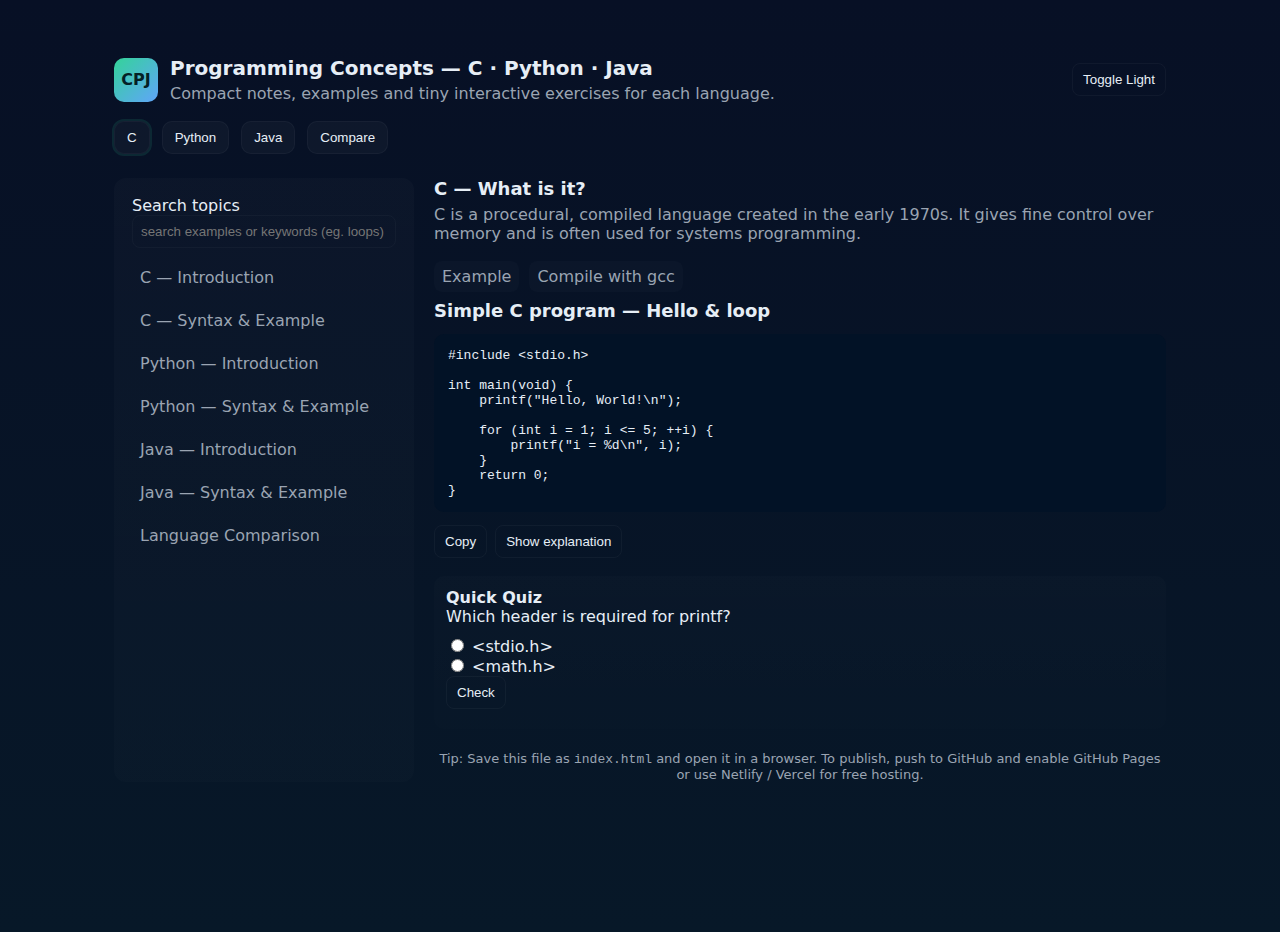
<file: TheSyntax/gpt.html>
<!doctype html>
<html lang="en">
<head>
  <meta charset="utf-8" />
  <meta name="viewport" content="width=device-width,initial-scale=1" />
  <title>Programming Concepts — C · Python · Java</title>
  <meta name="description" content="A small static site explaining core programming concepts in C, Python and Java with examples and interactive small quizzes." />

  <style>
    /* ---------- Reset + base ---------- */
    :root{
      --bg:#0f1724; --card:#0b1220; --muted:#9aa4b2; --accent:#34d399; --text:#e6eef6;
      --glass: rgba(255,255,255,0.03);
      font-family: Inter, ui-sans-serif, system-ui, -apple-system, "Segoe UI", Roboto, "Helvetica Neue", Arial;
    }
    *{box-sizing:border-box}
    html,body{height:100%;margin:0;background:linear-gradient(180deg,#071025 0%, #071828 100%);color:var(--text);}
    a{color:inherit}

    /* ---------- Layout ---------- */
    .wrap{max-width:1100px;margin:32px auto;padding:24px}
    header{display:flex;gap:16px;align-items:center;justify-content:space-between}
    .logo{display:flex;gap:12px;align-items:center}
    .logo .mark{width:44px;height:44px;border-radius:10px;background:linear-gradient(135deg,var(--accent),#60a5fa);display:flex;align-items:center;justify-content:center;font-weight:700;color:#042025}
    h1{margin:0;font-size:20px}
    p.lead{margin:4px 0 0;color:var(--muted)}

    nav.topnav{margin-top:18px;display:flex;gap:12px;flex-wrap:wrap}
    nav.topnav button{background:var(--glass);border:1px solid rgba(255,255,255,0.04);padding:8px 12px;border-radius:10px;color:var(--text);cursor:pointer}
    nav.topnav button.active{outline:2px solid rgba(52,211,153,0.12);}

    main{display:grid;grid-template-columns:300px 1fr;gap:20px;margin-top:24px}
    aside{background:linear-gradient(180deg, rgba(255,255,255,0.02), rgba(255,255,255,0.01));padding:18px;border-radius:12px;min-height:240px}
    aside input.search{width:100%;padding:8px;border-radius:8px;border:1px solid rgba(255,255,255,0.03);background:transparent;color:var(--text)}
    .toc{margin-top:12px;display:flex;flex-direction:column;gap:8px}
    .toc a{padding:8px;border-radius:8px;text-decoration:none;color:var(--muted);display:block}
    .toc a:hover{color:var(--text);background:rgba(255,255,255,0.02)}

    section.card{background:linear-gradient(180deg, rgba(255,255,255,0.02), rgba(255,255,255,0.01));padding:20px;border-radius:12px}
    .concept{margin-bottom:18px}
    .concept h2{margin:0 0 6px;font-size:18px}
    .concept p{margin:0 0 12px;color:var(--muted)}

    pre.code{background:#021226;padding:14px;border-radius:10px;overflow:auto;font-family:ui-monospace, SFMono-Regular, Menlo, Monaco, "Roboto Mono", monospace;font-size:13px}
    .meta{display:flex;gap:10px;align-items:center;margin-bottom:8px}
    .meta .tag{background:rgba(255,255,255,0.02);padding:6px 8px;border-radius:8px;color:var(--muted)}
    .controls{margin-top:8px;display:flex;gap:8px}
    button.btn{padding:8px 10px;border-radius:8px;border:1px solid rgba(255,255,255,0.04);background:transparent;color:var(--text);cursor:pointer}

    .quiz{margin-top:12px;background:linear-gradient(180deg, rgba(255,255,255,0.01), rgba(255,255,255,0.005));padding:12px;border-radius:10px}
    .quiz .q{margin-bottom:10px}

    footer{margin-top:22px;color:var(--muted);font-size:13px;text-align:center}

    /* Responsive */
    @media (max-width:900px){main{grid-template-columns:1fr} aside{order:2} }
  </style>
</head>
<body>
  <div class="wrap">
    <header>
      <div class="logo">
        <div class="mark">CPJ</div>
        <div>
          <h1>Programming Concepts — C · Python · Java</h1>
          <p class="lead">Compact notes, examples and tiny interactive exercises for each language.</p>
        </div>
      </div>
      <div>
        <button id="themeToggle" class="btn">Toggle Light</button>
      </div>
    </header>

    <nav class="topnav" aria-label="sections">
      <button data-target="c" class="active">C</button>
      <button data-target="python">Python</button>
      <button data-target="java">Java</button>
      <button data-target="compare">Compare</button>
    </nav>

    <main>
      <aside>
        <label for="search">Search topics</label>
        <input id="search" class="search" placeholder="search examples or keywords (eg. loops)" />

        <div class="toc" id="toc">
          <a href="#c-intro">C — Introduction</a>
          <a href="#c-syntax">C — Syntax & Example</a>
          <a href="#python-intro">Python — Introduction</a>
          <a href="#python-syntax">Python — Syntax & Example</a>
          <a href="#java-intro">Java — Introduction</a>
          <a href="#java-syntax">Java — Syntax & Example</a>
          <a href="#compare">Language Comparison</a>
        </div>
      </aside>

      <section>
        <!-- C -->
        <article id="c" class="card">
          <div class="concept" id="c-intro">
            <h2>C — What is it?</h2>
            <p>C is a procedural, compiled language created in the early 1970s. It gives fine control over memory and is often used for systems programming.</p>
          </div>

          <div class="concept" id="c-syntax">
            <div class="meta"><span class="tag">Example</span><span class="tag">Compile with gcc</span></div>
            <h2>Simple C program — Hello & loop</h2>
            <pre class="code" data-lang="c">#include &lt;stdio.h&gt;

int main(void) {
    printf("Hello, World!\n");

    for (int i = 1; i <= 5; ++i) {
        printf("i = %d\n", i);
    }
    return 0;
}
</pre>
            <div class="controls">
              <button class="btn copy">Copy</button>
              <button class="btn" data-example="c">Show explanation</button>
            </div>
            <div class="explain" style="display:none;margin-top:10px;color:var(--muted)">
              This program prints a greeting and then a simple for-loop. <strong>printf</strong> is used for output and <strong>main</strong> returns an exit code.
            </div>
          </div>

          <div class="quiz" id="c-quiz">
            <strong>Quick Quiz</strong>
            <div class="q">Which header is required for printf?</div>
            <label><input type="radio" name="cq" value="1"> &lt;stdio.h&gt;</label><br>
            <label><input type="radio" name="cq" value="2"> &lt;math.h&gt;</label><br>
            <button class="btn" id="c-check">Check</button>
            <div id="c-result" style="margin-top:8px;color:var(--muted)"></div>
          </div>
        </article>

        <!-- Python -->
        <article id="python" class="card" style="margin-top:18px">
          <div class="concept" id="python-intro">
            <h2>Python — What is it?</h2>
            <p>Python is a high-level, interpreted language with readable syntax. It emphasizes developer productivity and has a large standard library.</p>
          </div>

          <div class="concept" id="python-syntax">
            <div class="meta"><span class="tag">Example</span><span class="tag">Run with python3</span></div>
            <h2>Simple Python program — Hello & loop</h2>
            <pre class="code" data-lang="python">def greet():
    print("Hello, World!")

if __name__ == "__main__":
    greet()
    for i in range(1, 6):
        print(f"i = {i}")
</pre>
            <div class="controls">
              <button class="btn copy">Copy</button>
              <button class="btn" data-example="python">Show explanation</button>
            </div>
            <div class="explain" style="display:none;margin-top:10px;color:var(--muted)">
              Python uses indentation to group blocks. <strong>range(1,6)</strong> produces numbers 1..5. The <strong>if __name__ == "__main__"</strong> guard prevents code running on import.
            </div>
          </div>

          <div class="quiz" id="py-quiz">
            <strong>Quick Quiz</strong>
            <div class="q">What does range(1,6) produce?</div>
            <label><input type="radio" name="pq" value="a"> 0..5</label><br>
            <label><input type="radio" name="pq" value="b"> 1..5</label><br>
            <button class="btn" id="py-check">Check</button>
            <div id="py-result" style="margin-top:8px;color:var(--muted)"></div>
          </div>
        </article>

        <!-- Java -->
        <article id="java" class="card" style="margin-top:18px">
          <div class="concept" id="java-intro">
            <h2>Java — What is it?</h2>
            <p>Java is an object-oriented, compiled-to-bytecode language that runs on the JVM. It emphasizes portability and static typing.</p>
          </div>

          <div class="concept" id="java-syntax">
            <div class="meta"><span class="tag">Example</span><span class="tag">Compile: javac · Run: java</span></div>
            <h2>Simple Java program — Hello & loop</h2>
            <pre class="code" data-lang="java">public class Hello {
    public static void main(String[] args) {
        System.out.println("Hello, World!");
        for (int i = 1; i <= 5; i++) {
            System.out.println("i = " + i);
        }
    }
}
</pre>
            <div class="controls">
              <button class="btn copy">Copy</button>
              <button class="btn" data-example="java">Show explanation</button>
            </div>
            <div class="explain" style="display:none;margin-top:10px;color:var(--muted)">
              Java programs are organized into classes. <strong>main</strong> is the entry and <strong>System.out.println</strong> prints a line.
            </div>
          </div>

          <div class="quiz" id="java-quiz">
            <strong>Quick Quiz</strong>
            <div class="q">What is the entry point method signature in Java?</div>
            <label><input type="radio" name="jq" value="x"> public static void main(String[] args)</label><br>
            <label><input type="radio" name="jq" value="y"> void start()</label><br>
            <button class="btn" id="j-check">Check</button>
            <div id="j-result" style="margin-top:8px;color:var(--muted)"></div>
          </div>
        </article>

        <!-- Compare -->
        <article id="compare" class="card" style="margin-top:18px">
          <h2>Comparison at a glance</h2>
          <table style="width:100%;border-collapse:collapse;margin-top:12px;color:var(--muted)">
            <tr><th style="text-align:left;padding:8px">Aspect</th><th style="text-align:left;padding:8px">C</th><th style="text-align:left;padding:8px">Python</th><th style="text-align:left;padding:8px">Java</th></tr>
            <tr><td style="padding:8px">Typing</td><td style="padding:8px">Static (manual)</td><td style="padding:8px">Dynamic</td><td style="padding:8px">Static (checked)</td></tr>
            <tr><td style="padding:8px">Memory</td><td style="padding:8px">Manual (pointers)</td><td style="padding:8px">Automatic GC</td><td style="padding:8px">Automatic GC</td></tr>
            <tr><td style="padding:8px">Use-cases</td><td style="padding:8px">Systems, embedded</td><td style="padding:8px">Scripting, data, web</td><td style="padding:8px">Enterprise, Android, backend</td></tr>
          </table>
        </article>

        <footer>
          Tip: Save this file as <code>index.html</code> and open it in a browser. To publish, push to GitHub and enable GitHub Pages or use Netlify / Vercel for free hosting.
        </footer>
      </section>
    </main>
  </div>

  <script>
    // Basic interactivity: navigation, copy, show explanation, quizzes, search, theme
    document.addEventListener('click', e => {
      // Nav buttons
      const navBtn = e.target.closest('nav.topnav button');
      if(navBtn){
        document.querySelectorAll('nav.topnav button').forEach(b=>b.classList.remove('active'));
        navBtn.classList.add('active');
        const t = navBtn.dataset.target;
        document.querySelectorAll('main section article').forEach(a=>a.style.display='none');
        const target = document.getElementById(t);
        if(target) target.style.display='block';
        return;
      }

      // Explanation toggles
      if(e.target.matches('button[data-example]')){
        const article = e.target.closest('article');
        const box = article.querySelector('.explain');
        box.style.display = box.style.display === 'none' ? 'block' : 'none';
      }

      // Copy code
      if(e.target.matches('.copy')){
        const pre = e.target.closest('.controls').previousElementSibling;
        const txt = pre.innerText;
        navigator.clipboard?.writeText(txt).then(()=>{
          e.target.textContent = 'Copied!';
          setTimeout(()=>e.target.textContent='Copy',1200);
        }).catch(()=>{
          alert('Copy failed — select the code and press Ctrl+C');
        });
      }
    });

    // Show default: C visible, others hidden
    document.querySelectorAll('main section article').forEach(a=>a.style.display='none');
    document.getElementById('c').style.display='block';

    // Quizzes
    document.getElementById('c-check').addEventListener('click', ()=>{
      const r = document.querySelector('input[name="cq"]:checked');
      const out = document.getElementById('c-result');
      out.textContent = r && r.value==='1' ? 'Correct — <stdio.h> contains printf.' : 'Incorrect — try again.';
    });
    document.getElementById('py-check').addEventListener('click', ()=>{
      const r = document.querySelector('input[name="pq"]:checked');
      const out = document.getElementById('py-result');
      out.textContent = r && r.value==='b' ? 'Correct — range(1,6) is 1..5.' : 'Incorrect — try again.';
    });
    document.getElementById('j-check').addEventListener('click', ()=>{
      const r = document.querySelector('input[name="jq"]:checked');
      const out = document.getElementById('j-result');
      out.textContent = r && r.value==='x' ? 'Correct — that is the exact entry signature.' : 'Incorrect — try again.';
    });

    // Search (simple)
    document.getElementById('search').addEventListener('input', (e)=>{
      const q = e.target.value.toLowerCase();
      document.querySelectorAll('pre.code').forEach(pre=>{
        const txt = pre.innerText.toLowerCase();
        pre.closest('.card').style.display = txt.includes(q) || q.length===0 ? 'block' : 'none';
      });
    });

    // Theme toggle (simple light/dark)
    const themeBtn = document.getElementById('themeToggle');
    themeBtn.addEventListener('click', ()=>{
      if(document.documentElement.style.getPropertyValue('--bg')===''){
        document.documentElement.style.setProperty('--bg','#ffffff');
        document.documentElement.style.setProperty('--card','#f8fafc');
        document.documentElement.style.setProperty('--text','#042025');
        document.documentElement.style.setProperty('--muted','#334155');
        themeBtn.textContent='Toggle Dark';
      } else {
        document.documentElement.style.removeProperty('--bg');
        document.documentElement.style.removeProperty('--card');
        document.documentElement.style.removeProperty('--text');
        document.documentElement.style.removeProperty('--muted');
        themeBtn.textContent='Toggle Light';
      }
    });

    // Accessibility: focus styles
    document.addEventListener('keydown', (e)=>{ if(e.key==='Tab') document.body.classList.add('show-focus'); });
  </script>
</body>
</html>
</file>
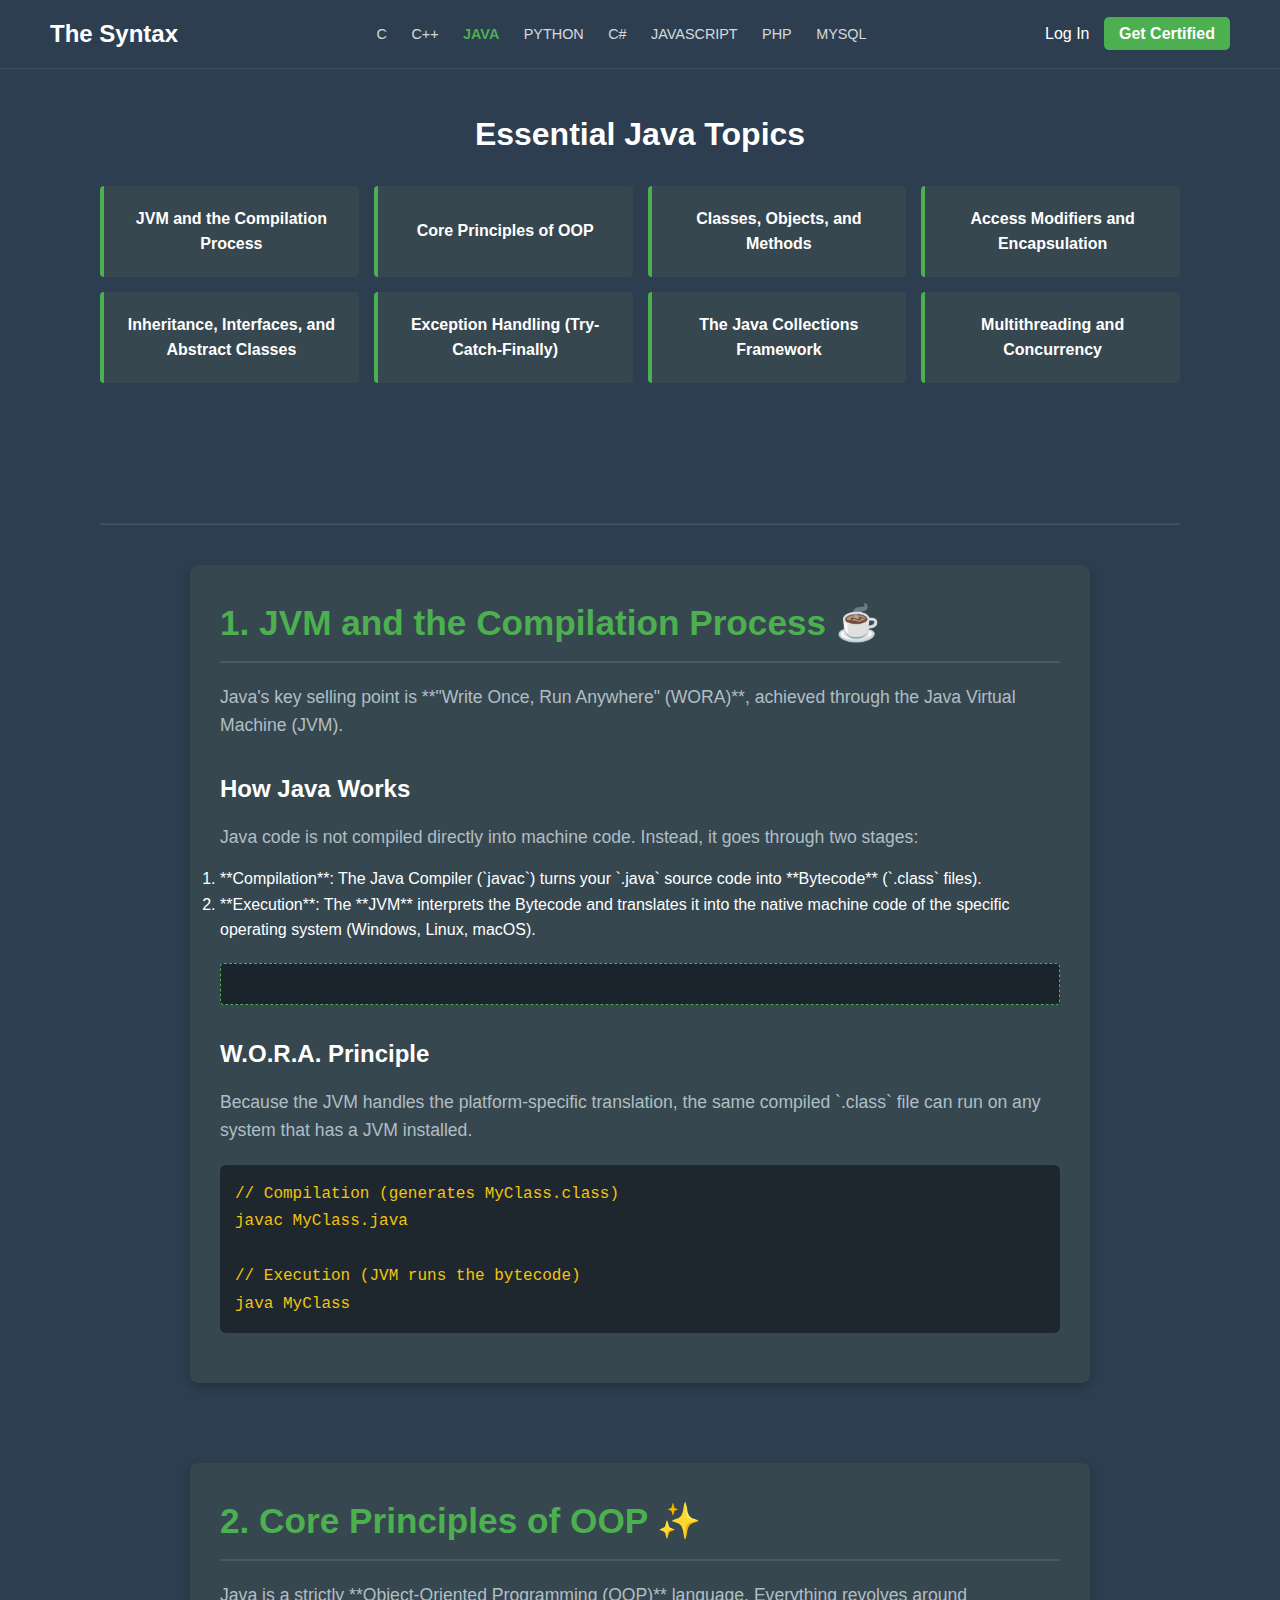
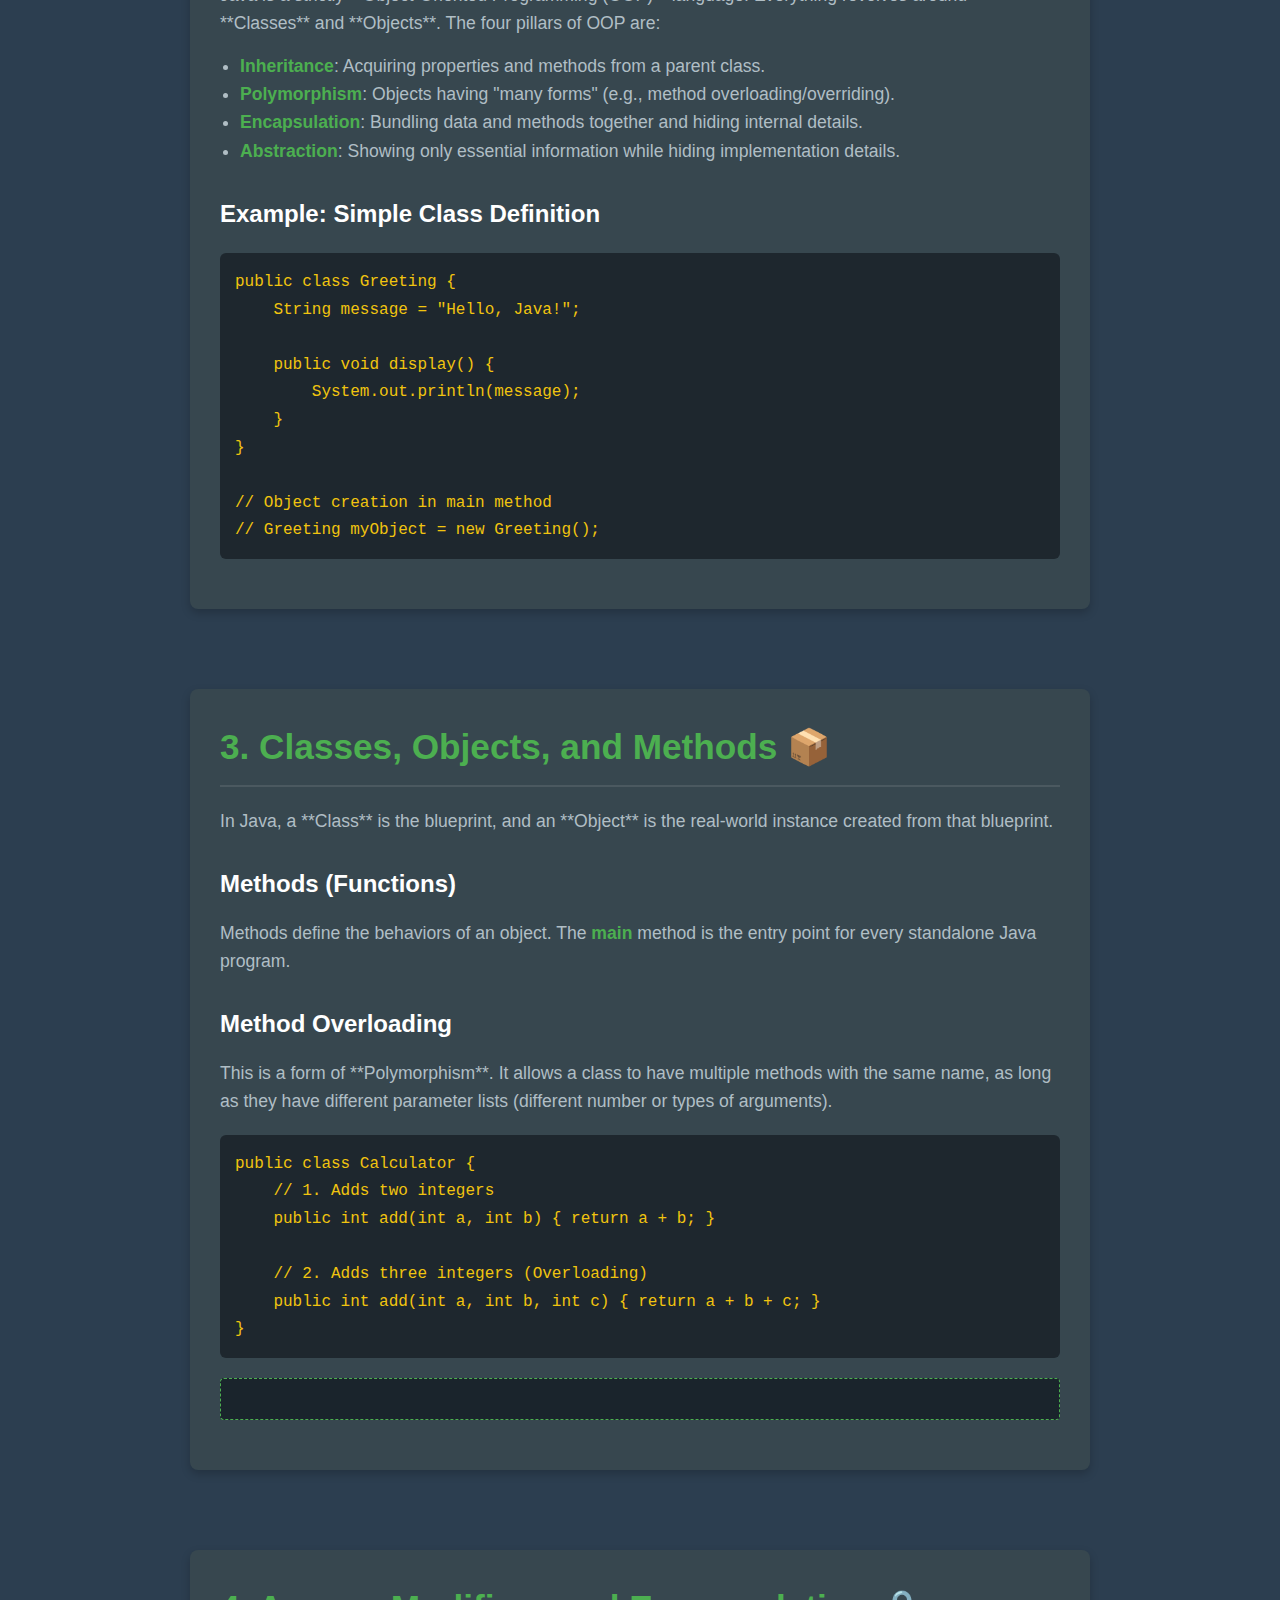
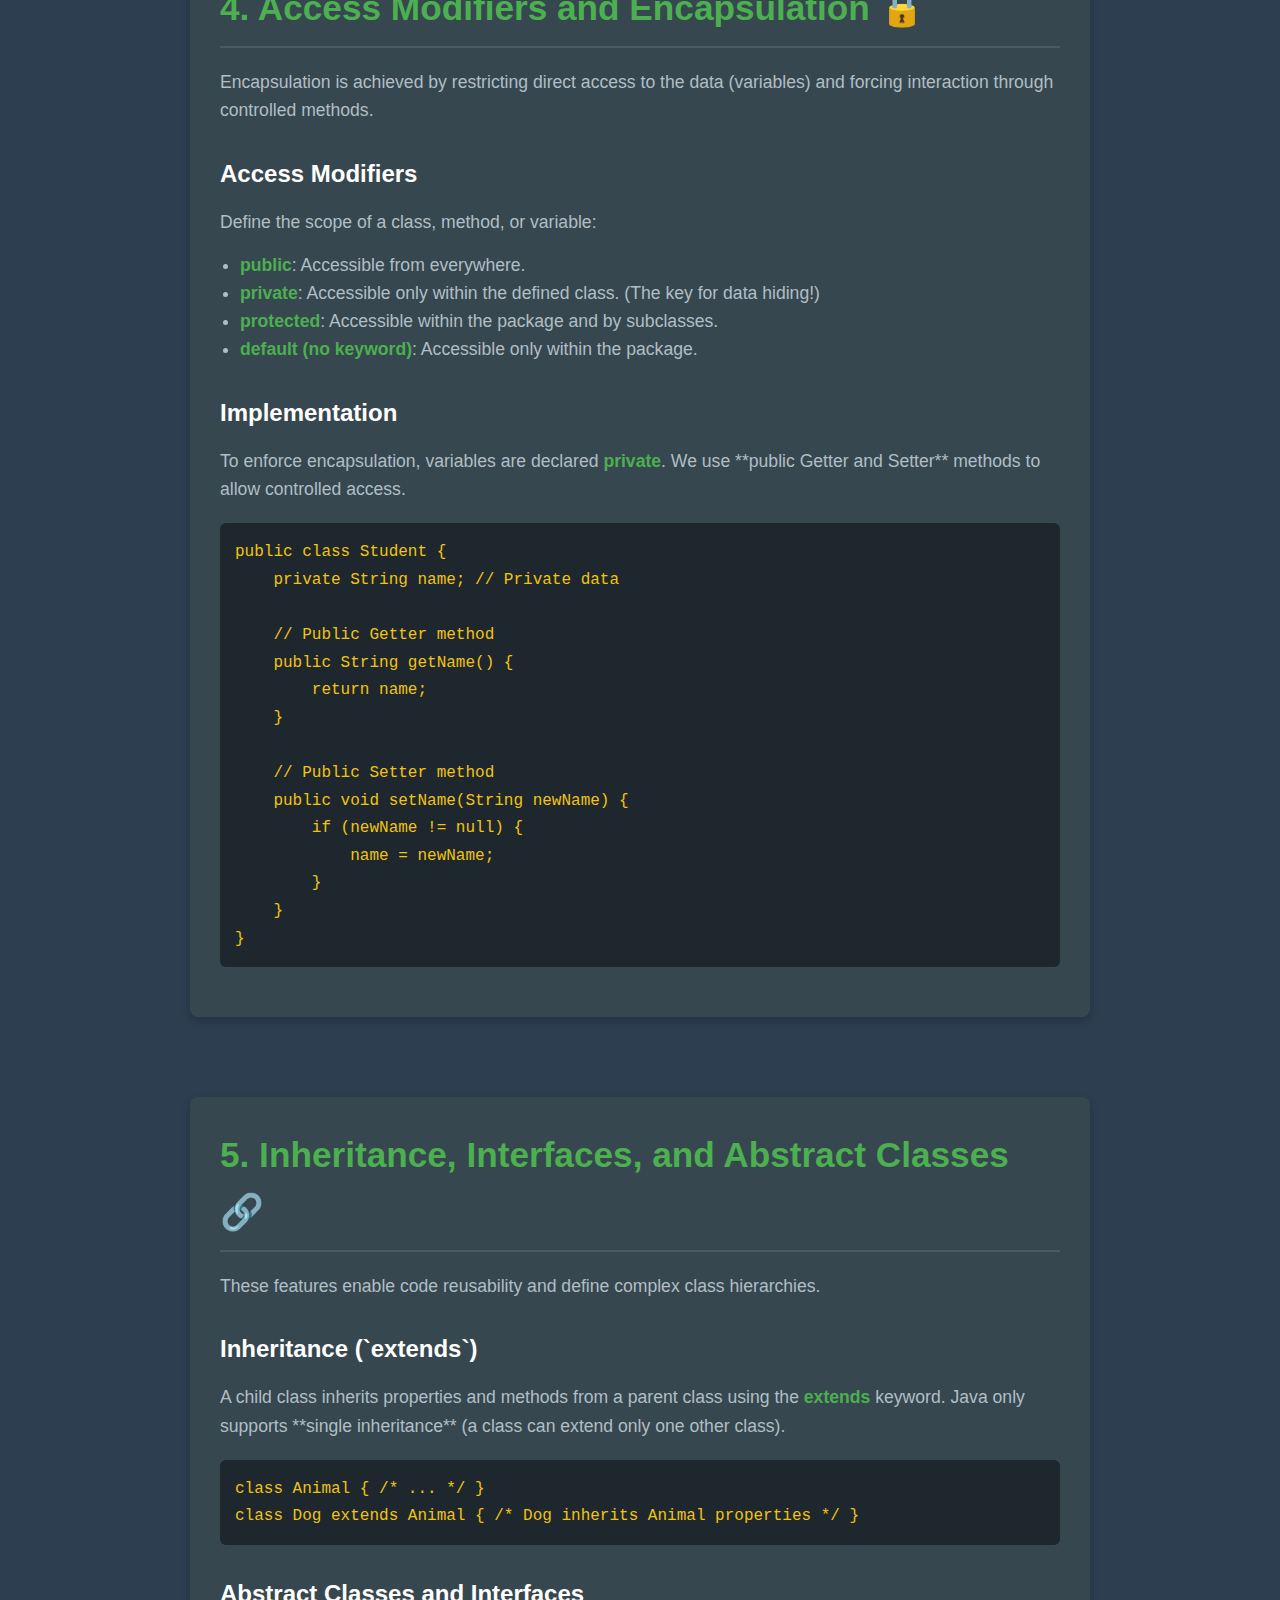
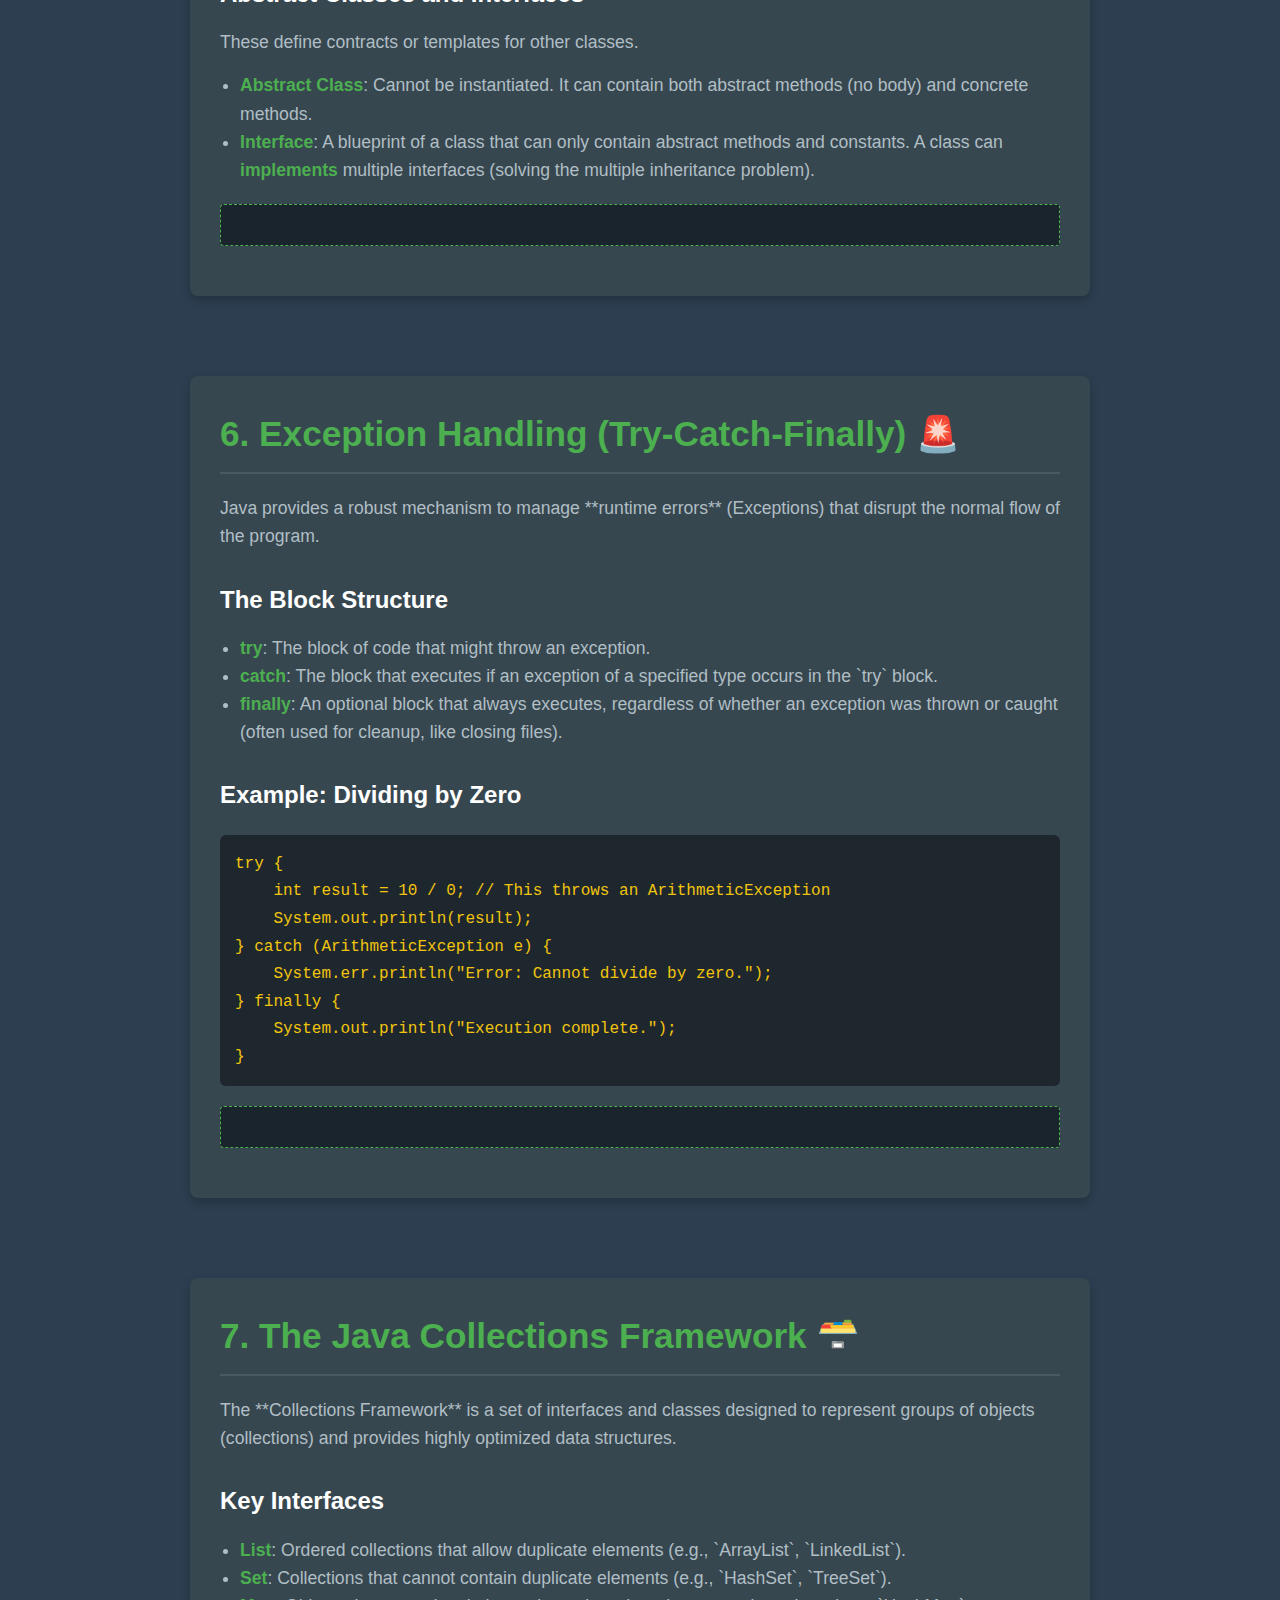
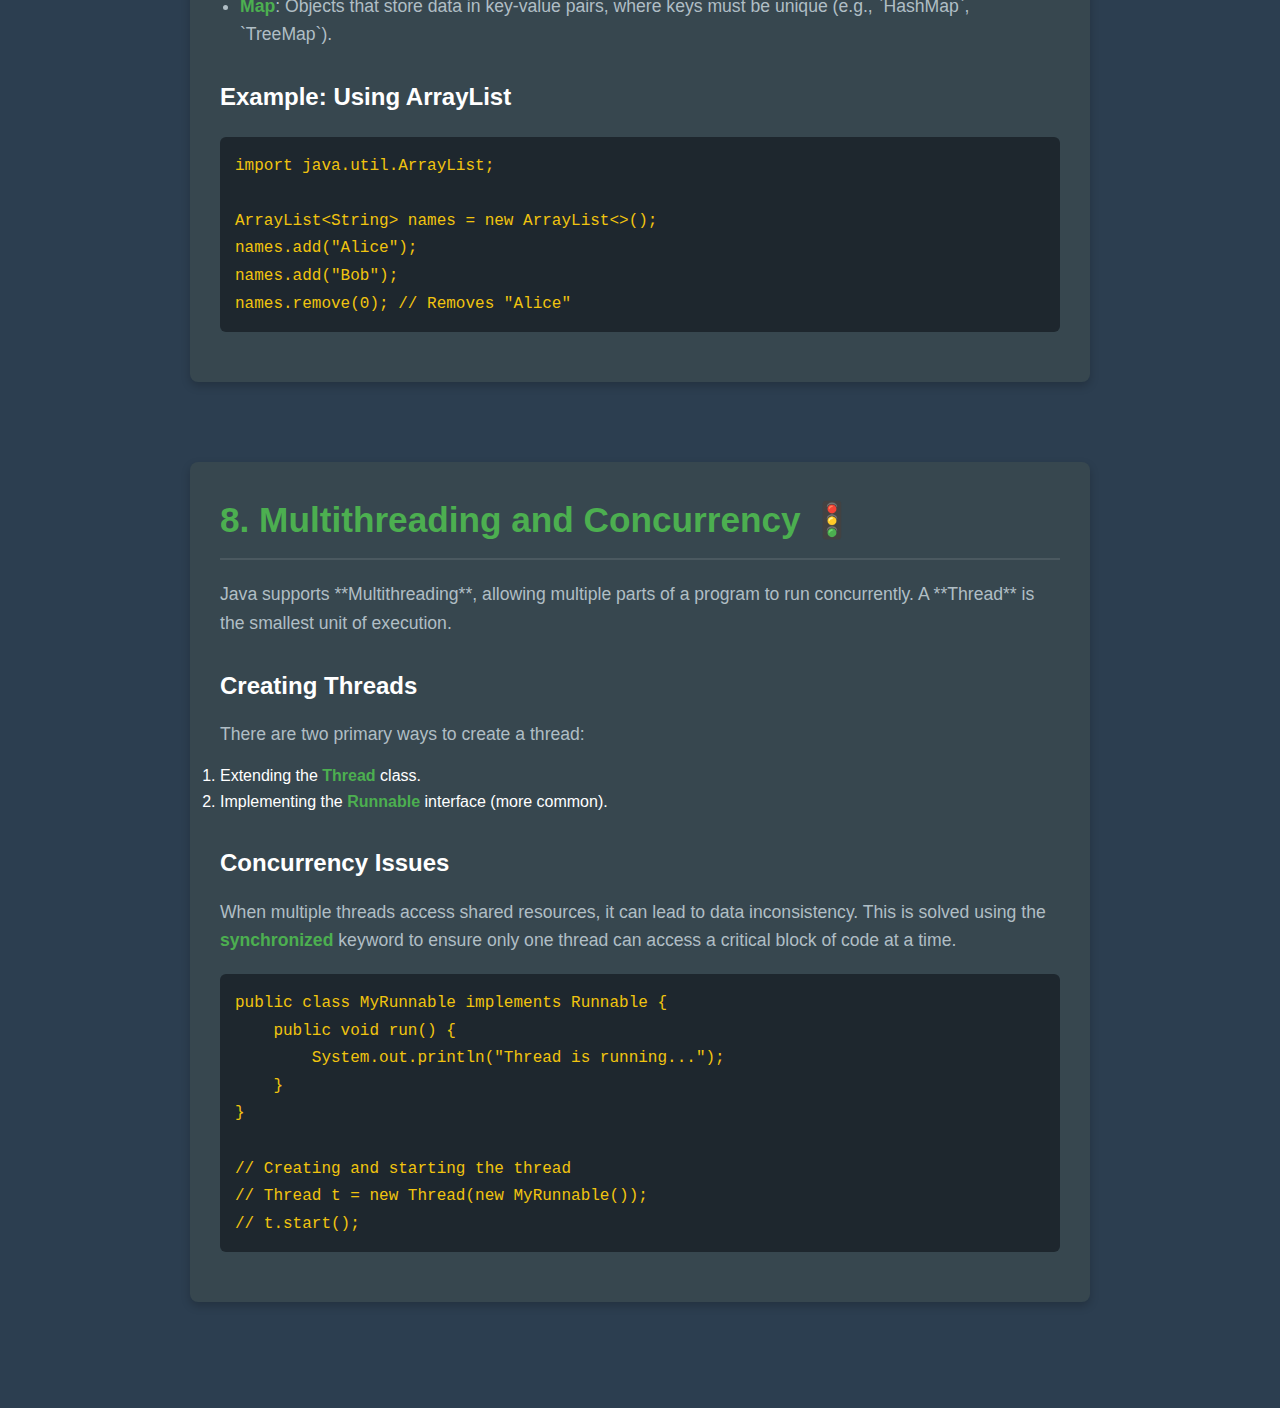
<file: TheSyntax/java.html>
<!DOCTYPE html>
<html lang="en">
<head>
    <meta charset="UTF-8">
    <meta name="viewport" content="width=device-width, initial-scale=1.0">
    <title>The Syntax | Java Language Deep Dive</title>
    
    <style>
        /* Color Variables */
        :root {
            --dark-navy: #2C3E50; 
            --light-green: #4CAF50; 
            --white-text: #FFFFFF;
            --text-muted: #B0BEC5;
            --card-bg: #37474F; 
            --code-bg: #1e272e;
        }

        /* Base Styles */
        * {
            box-sizing: border-box;
            margin: 0;
            padding: 0;
            font-family: -apple-system, BlinkMacSystemFont, "Segoe UI", Roboto, Helvetica, Arial, sans-serif, "Apple Color Emoji", "Segoe UI Emoji", "Segoe UI Symbol";
            scroll-behavior: smooth;
        }

        body {
            background-color: var(--dark-navy);
            color: var(--white-text);
            min-height: 100vh;
            display: flex;
            flex-direction: column;
            line-height: 1.6;
        }

        /* 1. Header/Navigation Bar Styling */
        header {
            background-color: var(--dark-navy);
            border-bottom: 1px solid rgba(255, 255, 255, 0.1);
        }
        
        .navbar {
            display: flex;
            justify-content: space-between;
            align-items: center;
            padding: 15px 50px;
        }

        .logo {
            font-size: 1.5em;
            font-weight: bold;
            color: var(--white-text);
            margin-right: 30px;
        }

        .links a {
            color: var(--white-text);
            text-decoration: none;
            padding: 0 10px;
            font-size: 0.9em;
            opacity: 0.8;
            white-space: nowrap;
        }
        
        /* Highlight JAVA language link (3rd link) */
        .links a:nth-child(3) { 
            color: var(--light-green);
            font-weight: bold;
            opacity: 1;
        }

        .actions a { color: var(--white-text); text-decoration: none; margin-left: 10px; }
        .btn-certified { background-color: var(--light-green); padding: 8px 15px; border-radius: 5px; font-weight: bold; }

        /* 2. Java Language Page Content - Styling Main Sections */
        .java-page-content {
            flex-grow: 1;
            padding: 0px 100px 50px;
            text-align: center;
        }

        /* Essential Topics Grid (Navigation) */
        .topics-section {
            padding: 40px 0;
        }
        
        .topics-section h2 {
            font-size: 2em;
            margin-bottom: 25px;
            text-align: center;
        }

        .topics-list {
            list-style: none;
            padding: 0;
            display: grid;
            grid-template-columns: repeat(auto-fit, minmax(220px, 1fr));
            gap: 15px;
            margin-bottom: 60px;
        }

        .topics-list a {
            text-decoration: none;
            color: inherit;
        }
        
        .topics-list li {
            background-color: var(--card-bg);
            padding: 20px;
            border-left: 4px solid var(--light-green);
            border-radius: 4px;
            font-size: 1em;
            font-weight: bold;
            transition: background-color 0.2s, transform 0.2s;
            cursor: pointer;
            height: 100%;
            display: flex;
            align-items: center;
            justify-content: center;
            text-align: center;
        }

        .topics-list li:hover {
            background-color: #3E5160; 
            transform: translateY(-3px);
        }

        /* Tutorial Content Styles */
        .tutorial-content {
            max-width: 900px;
            margin: 0 auto;
            text-align: left;
            padding-top: 50px;
            margin-top: -50px;
        }
        
        .topic-section {
            margin-bottom: 80px;
            padding: 30px;
            background-color: var(--card-bg);
            border-radius: 8px;
            box-shadow: 0 4px 10px rgba(0, 0, 0, 0.2);
        }

        .topic-section h2 {
            font-size: 2.2em;
            color: var(--light-green);
            margin-bottom: 20px;
            border-bottom: 2px solid rgba(255, 255, 255, 0.1);
            padding-bottom: 10px;
            text-align: left;
        }

        .topic-section h3 {
            font-size: 1.5em;
            margin-top: 30px;
            margin-bottom: 15px;
            color: var(--white-text);
        }

        .topic-section p, .topic-section ul {
            font-size: 1.1em;
            color: var(--text-muted);
            margin-bottom: 15px;
        }

        .topic-section ul {
            margin-left: 20px;
        }

        /* Code Block Styling */
        pre {
            background-color: var(--code-bg);
            padding: 15px;
            border-radius: 6px;
            overflow-x: auto;
            margin: 20px 0;
        }

        code {
            color: #f1c40f; 
            font-family: 'Consolas', 'Monaco', monospace;
            font-size: 1em;
            white-space: pre;
        }
        
        /* Image/Diagram Placeholder Styling */
        .diagram-placeholder {
            background-color: #1a242c;
            border: 1px dashed var(--light-green);
            padding: 20px;
            text-align: center;
            margin: 20px auto;
            color: var(--text-muted);
            font-style: italic;
            border-radius: 4px;
        }
        
        /* Utility */
        .highlight {
            color: var(--light-green);
            font-weight: bold;
        }

        /* 3. Subtle Footer Wave */
        .footer-wave {
            background: linear-gradient(to top, #e0f2f1 0%, #b2dfdb 50%, #80cbc4 100%);
            height: 100px;
            width: 100%;
            margin-top: auto;
        }
    </style>
</head>
<body>

    <header>
        <div class="navbar">
            <div class="logo">The Syntax</div>
            <nav class="links">
                <a href="c.html">C</a>
                <a href="cplus.html">C++</a>
                <a href="java.html">JAVA</a>
                <a href="python.html">PYTHON</a>
                <a href="csharp.html">C#</a>
                <a href="js.html">JAVASCRIPT</a>
                <a href="php.html">PHP</a>
                <a href="mysql.html">MYSQL</a>
            </nav>
            <div class="actions">
                <a href="#" class="log-in-link">Log In</a>
                <a href="#" class="btn-certified">Get Certified</a>
            </div>
        </div>
    </header>

    <main class="java-page-content">
        
        <!-- <section class="hero-section" style="padding-top: 50px;">
            <a href="#tutorial-start" class="btn-start">Start the Java Course Now</a>
        </section> -->

        <section class="topics-section" id="tutorial-start">
            <h2>Essential Java Topics</h2>
            <ul class="topics-list">
                <a href="#topic-jvm"><li>JVM and the Compilation Process</li></a>
                <a href="#topic-oop"><li>Core Principles of OOP</li></a>
                <a href="#topic-classes"><li>Classes, Objects, and Methods</li></a>
                <a href="#topic-modifiers"><li>Access Modifiers and Encapsulation</li></a>
                <a href="#topic-inheritance"><li>Inheritance, Interfaces, and Abstract Classes</li></a>
                <a href="#topic-exceptions"><li>Exception Handling (Try-Catch-Finally)</li></a>
                <a href="#topic-collections"><li>The Java Collections Framework</li></a>
                <a href="#topic-threads"><li>Multithreading and Concurrency</li></a>
            </ul>
        </section>

        <hr style="border-color: rgba(255, 255, 255, 0.1); margin: 40px 0;">

        <div class="tutorial-content">

            <section class="topic-section" id="topic-jvm">
                <h2>1. JVM and the Compilation Process ☕</h2>
                <p>Java's key selling point is **"Write Once, Run Anywhere" (WORA)**, achieved through the Java Virtual Machine (JVM).</p>
                
                <h3>How Java Works</h3>
                <p>Java code is not compiled directly into machine code. Instead, it goes through two stages:</p>
                <ol>
                    <li>**Compilation**: The Java Compiler (`javac`) turns your `.java` source code into **Bytecode** (`.class` files).</li>
                    <li>**Execution**: The **JVM** interprets the Bytecode and translates it into the native machine code of the specific operating system (Windows, Linux, macOS).</li>
                </ol>

                <div class="diagram-placeholder">
                    
                </div>
                
                <h3>W.O.R.A. Principle</h3>
                <p>Because the JVM handles the platform-specific translation, the same compiled `.class` file can run on any system that has a JVM installed.</p>
                <pre><code>// Compilation (generates MyClass.class)
javac MyClass.java

// Execution (JVM runs the bytecode)
java MyClass</code></pre>
            </section>

            <section class="topic-section" id="topic-oop">
                <h2>2. Core Principles of OOP ✨</h2>
                <p>Java is a strictly **Object-Oriented Programming (OOP)** language. Everything revolves around **Classes** and **Objects**. The four pillars of OOP are:</p>
                
                <ul>
                    <li><span class="highlight">Inheritance</span>: Acquiring properties and methods from a parent class.</li>
                    <li><span class="highlight">Polymorphism</span>: Objects having "many forms" (e.g., method overloading/overriding).</li>
                    <li><span class="highlight">Encapsulation</span>: Bundling data and methods together and hiding internal details.</li>
                    <li><span class="highlight">Abstraction</span>: Showing only essential information while hiding implementation details.</li>
                </ul>

                <h3>Example: Simple Class Definition</h3>
                <pre><code>public class Greeting {
    String message = "Hello, Java!";

    public void display() {
        System.out.println(message);
    }
}

// Object creation in main method
// Greeting myObject = new Greeting();</code></pre>
            </section>

            <section class="topic-section" id="topic-classes">
                <h2>3. Classes, Objects, and Methods 📦</h2>
                <p>In Java, a **Class** is the blueprint, and an **Object** is the real-world instance created from that blueprint.</p>

                <h3>Methods (Functions)</h3>
                <p>Methods define the behaviors of an object. The <span class="highlight">main</span> method is the entry point for every standalone Java program.</p>
                
                <h3>Method Overloading</h3>
                <p>This is a form of **Polymorphism**. It allows a class to have multiple methods with the same name, as long as they have different parameter lists (different number or types of arguments).</p>
                <pre><code>public class Calculator {
    // 1. Adds two integers
    public int add(int a, int b) { return a + b; } 

    // 2. Adds three integers (Overloading)
    public int add(int a, int b, int c) { return a + b + c; } 
}</code></pre>
                
                <div class="diagram-placeholder">
                    <!-- [Flowchart showing Method Overloading: input (2 integers) leads to function A; input (3 integers) leads to function B, both named 'add'] -->
                </div>
            </section>

            <section class="topic-section" id="topic-modifiers">
                <h2>4. Access Modifiers and Encapsulation 🔒</h2>
                <p>Encapsulation is achieved by restricting direct access to the data (variables) and forcing interaction through controlled methods.</p>

                <h3>Access Modifiers</h3>
                <p>Define the scope of a class, method, or variable:</p>
                <ul>
                    <li><span class="highlight">public</span>: Accessible from everywhere.</li>
                    <li><span class="highlight">private</span>: Accessible only within the defined class. (The key for data hiding!)</li>
                    <li><span class="highlight">protected</span>: Accessible within the package and by subclasses.</li>
                    <li><span class="highlight">default (no keyword)</span>: Accessible only within the package.</li>
                </ul>

                <h3>Implementation</h3>
                <p>To enforce encapsulation, variables are declared <span class="highlight">private</span>. We use **public Getter and Setter** methods to allow controlled access.</p>
                <pre><code>public class Student {
    private String name; // Private data

    // Public Getter method
    public String getName() {
        return name;
    } 

    // Public Setter method
    public void setName(String newName) {
        if (newName != null) {
            name = newName;
        }
    }
}</code></pre>
            </section>

            <section class="topic-section" id="topic-inheritance">
                <h2>5. Inheritance, Interfaces, and Abstract Classes 🔗</h2>
                <p>These features enable code reusability and define complex class hierarchies.</p>

                <h3>Inheritance (`extends`)</h3>
                <p>A child class inherits properties and methods from a parent class using the <span class="highlight">extends</span> keyword. Java only supports **single inheritance** (a class can extend only one other class).</p>
                <pre><code>class Animal { /* ... */ }
class Dog extends Animal { /* Dog inherits Animal properties */ }</code></pre>

                <h3>Abstract Classes and Interfaces</h3>
                <p>These define contracts or templates for other classes.</p>
                <ul>
                    <li><span class="highlight">Abstract Class</span>: Cannot be instantiated. It can contain both abstract methods (no body) and concrete methods.</li>
                    <li><span class="highlight">Interface</span>: A blueprint of a class that can only contain abstract methods and constants. A class can <span class="highlight">implements</span> multiple interfaces (solving the multiple inheritance problem).</li>
                </ul>
                <div class="diagram-placeholder">
                    <!-- [Diagram showing Abstract Class with mixed methods, and Interface with only method signatures. Illustrate that a class can only extend one Abstract Class but can implement multiple Interfaces] -->
                </div>
            </section>
            
            <section class="topic-section" id="topic-exceptions">
                <h2>6. Exception Handling (Try-Catch-Finally) 🚨</h2>
                <p>Java provides a robust mechanism to manage **runtime errors** (Exceptions) that disrupt the normal flow of the program.</p>

                <h3>The Block Structure</h3>
                <ul>
                    <li><span class="highlight">try</span>: The block of code that might throw an exception.</li>
                    <li><span class="highlight">catch</span>: The block that executes if an exception of a specified type occurs in the `try` block.</li>
                    <li><span class="highlight">finally</span>: An optional block that always executes, regardless of whether an exception was thrown or caught (often used for cleanup, like closing files).</li>
                </ul>

                <h3>Example: Dividing by Zero</h3>
                <pre><code>try {
    int result = 10 / 0; // This throws an ArithmeticException
    System.out.println(result);
} catch (ArithmeticException e) {
    System.err.println("Error: Cannot divide by zero.");
} finally {
    System.out.println("Execution complete.");
}</code></pre>
                
                <div class="diagram-placeholder">
                    <!-- [Flowchart of Try-Catch-Finally: Try block -> success or failure path -> Catch block for failure -> Finally block runs last] -->
                </div>
            </section>

            <section class="topic-section" id="topic-collections">
                <h2>7. The Java Collections Framework 🗃️</h2>
                <p>The **Collections Framework** is a set of interfaces and classes designed to represent groups of objects (collections) and provides highly optimized data structures.</p>

                <h3>Key Interfaces</h3>
                <ul>
                    <li><span class="highlight">List</span>: Ordered collections that allow duplicate elements (e.g., `ArrayList`, `LinkedList`).</li>
                    <li><span class="highlight">Set</span>: Collections that cannot contain duplicate elements (e.g., `HashSet`, `TreeSet`).</li>
                    <li><span class="highlight">Map</span>: Objects that store data in key-value pairs, where keys must be unique (e.g., `HashMap`, `TreeMap`).</li>
                </ul>

                <h3>Example: Using ArrayList</h3>
                <pre><code>import java.util.ArrayList;

ArrayList&lt;String&gt; names = new ArrayList&lt;&gt;();
names.add("Alice");
names.add("Bob");
names.remove(0); // Removes "Alice"</code></pre>
            </section>
            
            <section class="topic-section" id="topic-threads">
                <h2>8. Multithreading and Concurrency 🚦</h2>
                <p>Java supports **Multithreading**, allowing multiple parts of a program to run concurrently. A **Thread** is the smallest unit of execution.</p>

                <h3>Creating Threads</h3>
                <p>There are two primary ways to create a thread:</p>
                <ol>
                    <li>Extending the <span class="highlight">Thread</span> class.</li>
                    <li>Implementing the <span class="highlight">Runnable</span> interface (more common).</li>
                </ol>

                <h3>Concurrency Issues</h3>
                <p>When multiple threads access shared resources, it can lead to data inconsistency. This is solved using the <span class="highlight">synchronized</span> keyword to ensure only one thread can access a critical block of code at a time.</p>
                <pre><code>public class MyRunnable implements Runnable {
    public void run() {
        System.out.println("Thread is running...");
    }
}

// Creating and starting the thread
// Thread t = new Thread(new MyRunnable());
// t.start();</code></pre>
            </section>

        </div>
        
    </main>

    <div class="footer-wave"></div> 

</body>
</html>
</file>
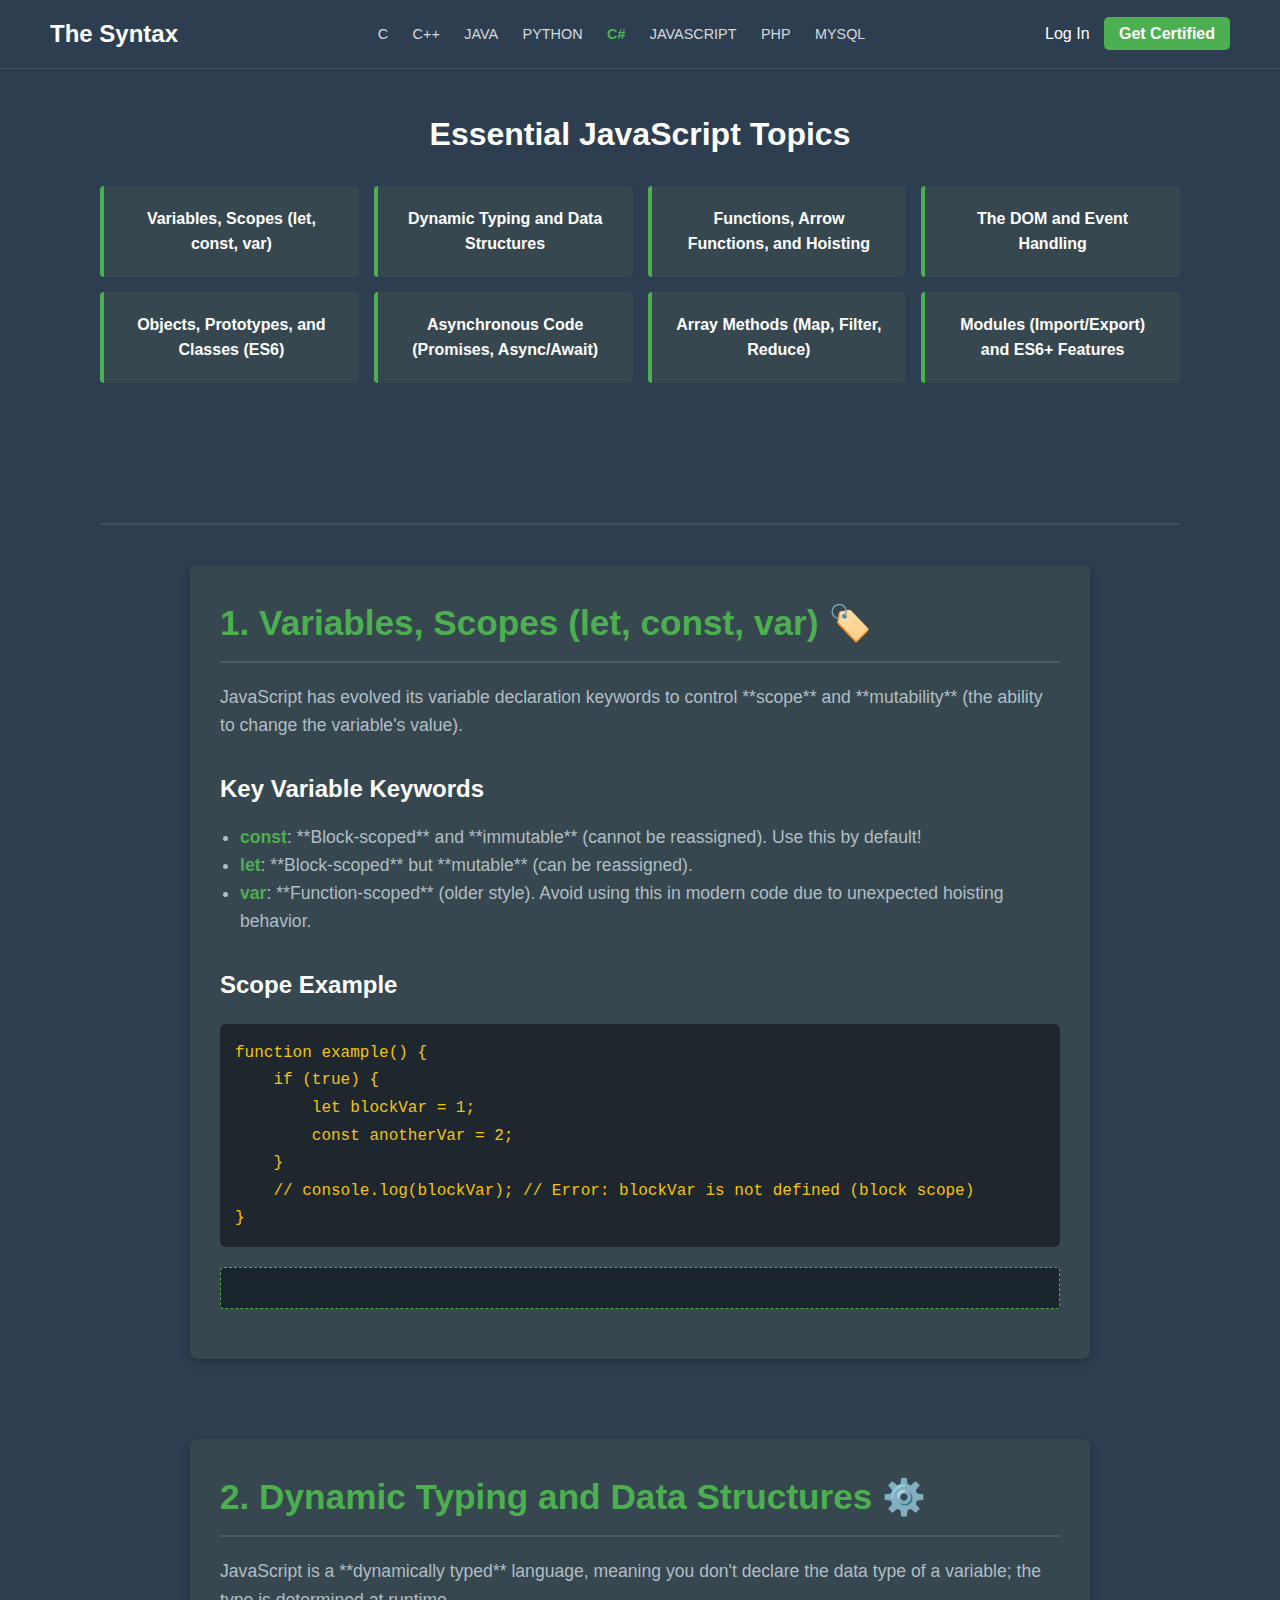
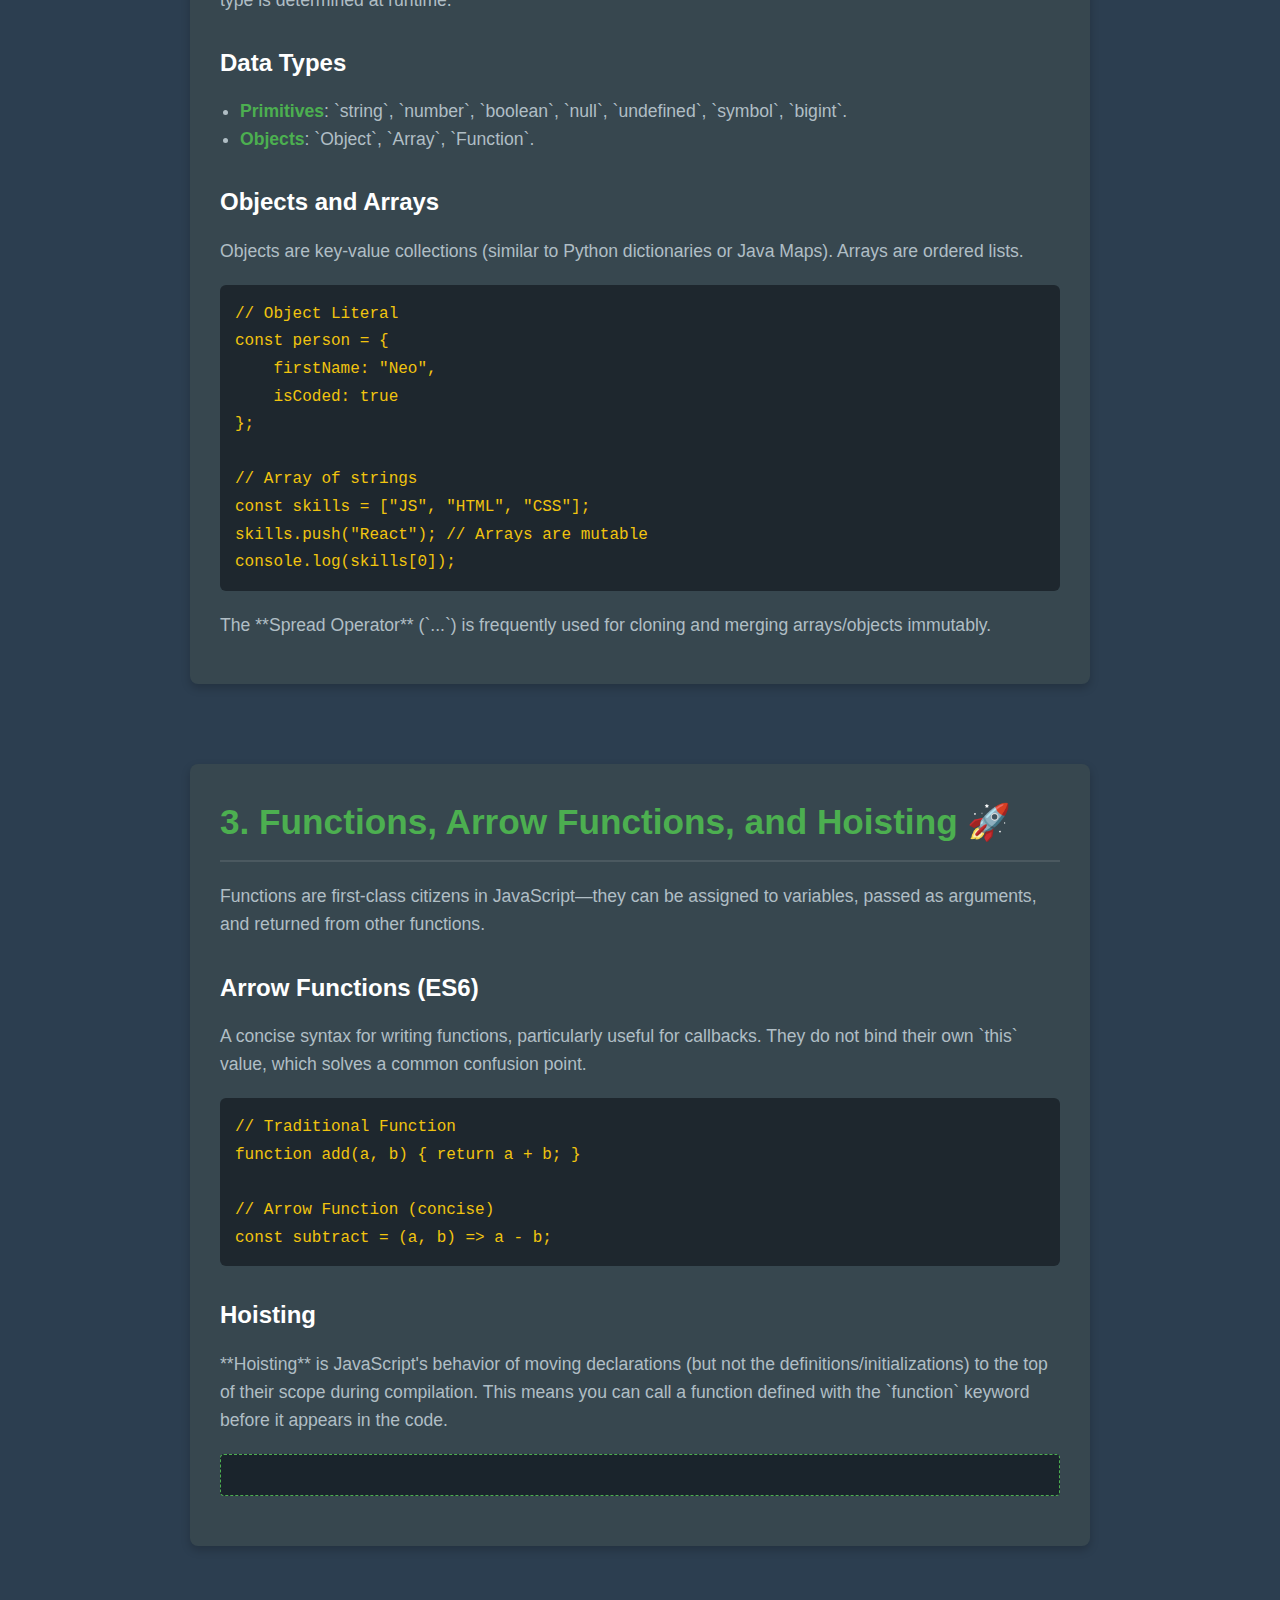
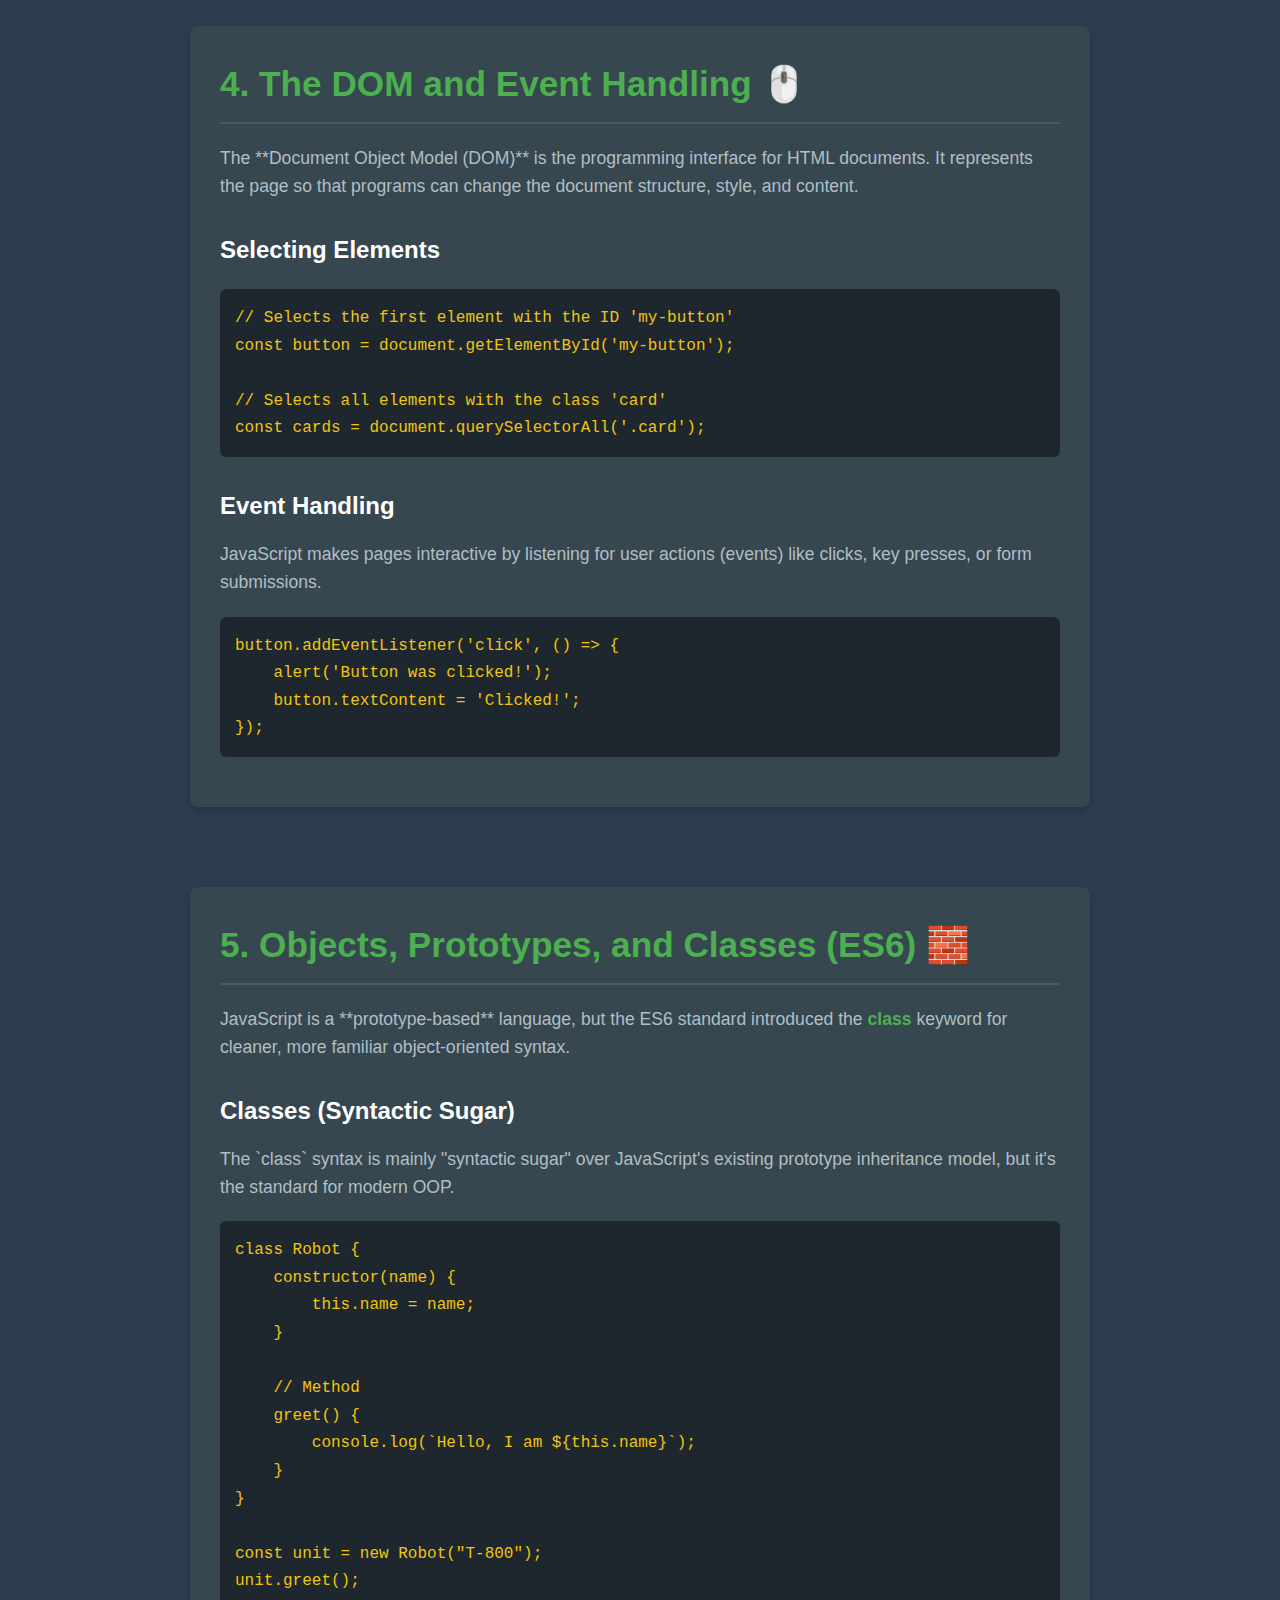
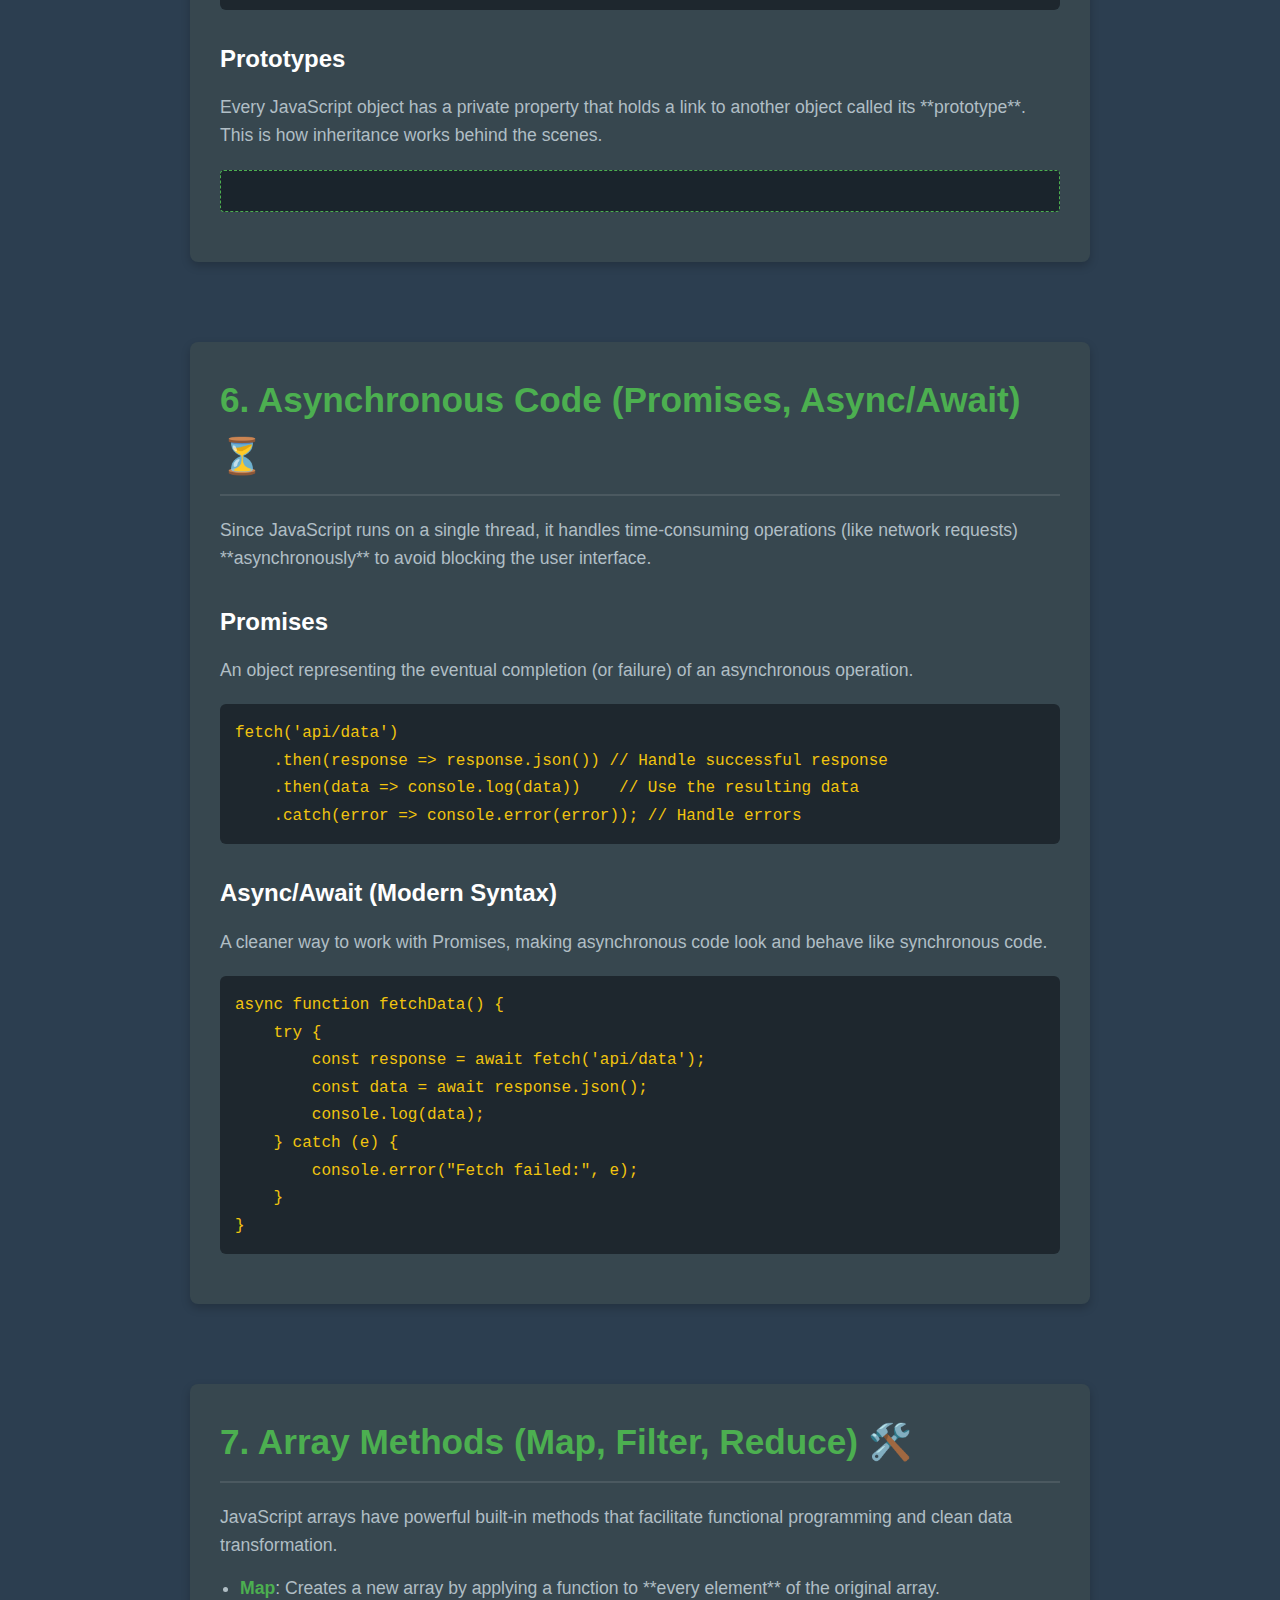
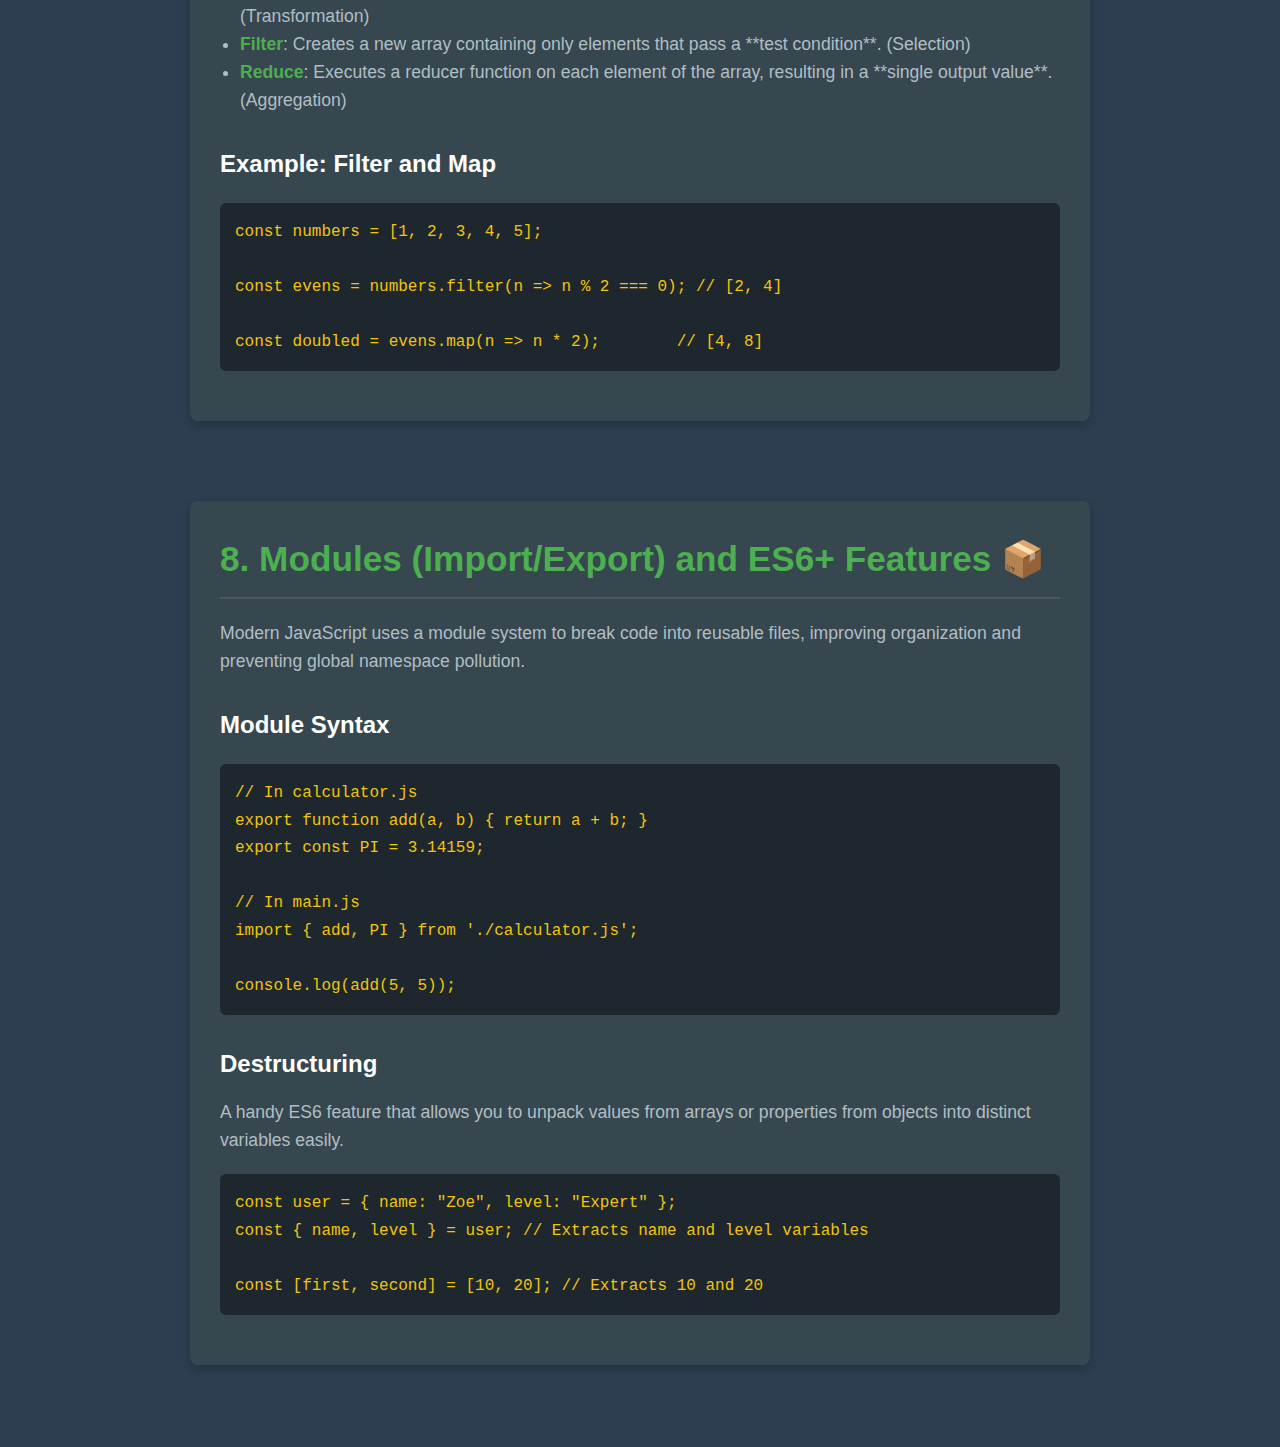
<file: TheSyntax/js.html>
<!DOCTYPE html>
<html lang="en">
<head>
    <meta charset="UTF-8">
    <meta name="viewport" content="width=device-width, initial-scale=1.0">
    <title>The Syntax | JavaScript Language Deep Dive</title>
    
    <style>
        /* Color Variables */
        :root {
            --dark-navy: #2C3E50; 
            --light-green: #4CAF50; 
            --white-text: #FFFFFF;
            --text-muted: #B0BEC5;
            --card-bg: #37474F; 
            --code-bg: #1e272e;
        }

        /* Base Styles */
        * {
            box-sizing: border-box;
            margin: 0;
            padding: 0;
            font-family: -apple-system, BlinkMacSystemFont, "Segoe UI", Roboto, Helvetica, Arial, sans-serif, "Apple Color Emoji", "Segoe UI Emoji", "Segoe UI Symbol";
            scroll-behavior: smooth;
        }

        body {
            background-color: var(--dark-navy);
            color: var(--white-text);
            min-height: 100vh;
            display: flex;
            flex-direction: column;
            line-height: 1.6;
        }

        /* 1. Header/Navigation Bar Styling */
        header {
            background-color: var(--dark-navy);
            border-bottom: 1px solid rgba(255, 255, 255, 0.1);
        }
        
        .navbar {
            display: flex;
            justify-content: space-between;
            align-items: center;
            padding: 15px 50px;
        }

        .logo {
            font-size: 1.5em;
            font-weight: bold;
            color: var(--white-text);
            margin-right: 30px;
        }

        .links a {
            color: var(--white-text);
            text-decoration: none;
            padding: 0 10px;
            font-size: 0.9em;
            opacity: 0.8;
            white-space: nowrap;
        }
        
        /* Highlight JAVASCRIPT language link (5th link) */
        .links a:nth-child(5) { 
            color: var(--light-green);
            font-weight: bold;
            opacity: 1;
        }

        .actions a { color: var(--white-text); text-decoration: none; margin-left: 10px; }
        .btn-certified { background-color: var(--light-green); padding: 8px 15px; border-radius: 5px; font-weight: bold; }

        /* 2. JavaScript Language Page Content - Styling Main Sections */
        .js-page-content {
            flex-grow: 1;
            padding: 0px 100px 50px;
            text-align: center;
        }

        /* Essential Topics Grid (Navigation) */
        .topics-section {
            padding: 40px 0;
        }
        
        .topics-section h2 {
            font-size: 2em;
            margin-bottom: 25px;
            text-align: center;
        }

        .topics-list {
            list-style: none;
            padding: 0;
            display: grid;
            grid-template-columns: repeat(auto-fit, minmax(220px, 1fr));
            gap: 15px;
            margin-bottom: 60px;
        }

        .topics-list a {
            text-decoration: none;
            color: inherit;
        }
        
        .topics-list li {
            background-color: var(--card-bg);
            padding: 20px;
            border-left: 4px solid var(--light-green);
            border-radius: 4px;
            font-size: 1em;
            font-weight: bold;
            transition: background-color 0.2s, transform 0.2s;
            cursor: pointer;
            height: 100%;
            display: flex;
            align-items: center;
            justify-content: center;
            text-align: center;
        }

        .topics-list li:hover {
            background-color: #3E5160; 
            transform: translateY(-3px);
        }

        /* Tutorial Content Styles */
        .tutorial-content {
            max-width: 900px;
            margin: 0 auto;
            text-align: left;
            padding-top: 50px;
            margin-top: -50px;
        }
        
        .topic-section {
            margin-bottom: 80px;
            padding: 30px;
            background-color: var(--card-bg);
            border-radius: 8px;
            box-shadow: 0 4px 10px rgba(0, 0, 0, 0.2);
        }

        .topic-section h2 {
            font-size: 2.2em;
            color: var(--light-green);
            margin-bottom: 20px;
            border-bottom: 2px solid rgba(255, 255, 255, 0.1);
            padding-bottom: 10px;
            text-align: left;
        }

        .topic-section h3 {
            font-size: 1.5em;
            margin-top: 30px;
            margin-bottom: 15px;
            color: var(--white-text);
        }

        .topic-section p, .topic-section ul {
            font-size: 1.1em;
            color: var(--text-muted);
            margin-bottom: 15px;
        }

        .topic-section ul {
            margin-left: 20px;
        }

        /* Code Block Styling */
        pre {
            background-color: var(--code-bg);
            padding: 15px;
            border-radius: 6px;
            overflow-x: auto;
            margin: 20px 0;
        }

        code {
            color: #f1c40f; 
            font-family: 'Consolas', 'Monaco', monospace;
            font-size: 1em;
            white-space: pre;
        }
        
        /* Image/Diagram Placeholder Styling */
        .diagram-placeholder {
            background-color: #1a242c;
            border: 1px dashed var(--light-green);
            padding: 20px;
            text-align: center;
            margin: 20px auto;
            color: var(--text-muted);
            font-style: italic;
            border-radius: 4px;
        }
        
        /* Utility */
        .highlight {
            color: var(--light-green);
            font-weight: bold;
        }

        /* 3. Subtle Footer Wave */
        .footer-wave {
            background: linear-gradient(to top, #e0f2ff 0%, #b2dfdb 50%, #80cbc4 100%);
            height: 100px;
            width: 100%;
            margin-top: auto;
        }
    </style>
</head>
<body>

    <header>
        <div class="navbar">
            <div class="logo">The Syntax</div>
            <nav class="links">
                <a href="c.html">C</a>
                <a href="cplus.html">C++</a>
                <a href="java.html">JAVA</a>
                <a href="python.html">PYTHON</a>
                <a href="csharp.html">C#</a>
                <a href="js.html">JAVASCRIPT</a>
                <a href="php.html">PHP</a>
                <a href="mysql.html">MYSQL</a>
            </nav>
            <div class="actions">
                <a href="#" class="log-in-link">Log In</a>
                <a href="#" class="btn-certified">Get Certified</a>
            </div>
        </div>
    </header>

    <main class="js-page-content">
        
        <!-- <section class="hero-section" style="padding-top: 50px;">
            <a href="#tutorial-start" class="btn-start">Start the JavaScript Course Now</a>
        </section> -->

        <section class="topics-section" id="tutorial-start">
            <h2>Essential JavaScript Topics</h2>
            <ul class="topics-list">
                <a href="#topic-syntax"><li>Variables, Scopes (let, const, var)</li></a>
                <a href="#topic-types"><li>Dynamic Typing and Data Structures</li></a>
                <a href="#topic-functions"><li>Functions, Arrow Functions, and Hoisting</li></a>
                <a href="#topic-dom"><li>The DOM and Event Handling</li></a>
                <a href="#topic-oop"><li>Objects, Prototypes, and Classes (ES6)</li></a>
                <a href="#topic-async"><li>Asynchronous Code (Promises, Async/Await)</li></a>
                <a href="#topic-functional"><li>Array Methods (Map, Filter, Reduce)</li></a>
                <a href="#topic-modules"><li>Modules (Import/Export) and ES6+ Features</li></a>
            </ul>
        </section>

        <hr style="border-color: rgba(255, 255, 255, 0.1); margin: 40px 0;">

        <div class="tutorial-content">

            <section class="topic-section" id="topic-syntax">
                <h2>1. Variables, Scopes (let, const, var) 🏷️</h2>
                <p>JavaScript has evolved its variable declaration keywords to control **scope** and **mutability** (the ability to change the variable's value).</p>
                
                <h3>Key Variable Keywords</h3>
                <ul>
                    <li><span class="highlight">const</span>: **Block-scoped** and **immutable** (cannot be reassigned). Use this by default!</li>
                    <li><span class="highlight">let</span>: **Block-scoped** but **mutable** (can be reassigned).</li>
                    <li><span class="highlight">var</span>: **Function-scoped** (older style). Avoid using this in modern code due to unexpected hoisting behavior.</li>
                </ul>
                
                <h3>Scope Example</h3>
                <pre><code>function example() {
    if (true) {
        let blockVar = 1;
        const anotherVar = 2;
    } 
    // console.log(blockVar); // Error: blockVar is not defined (block scope)
}</code></pre>
                
                <div class="diagram-placeholder">
                    <!-- [Diagram showing block scope (let/const) vs. function scope (var) in JavaScript] -->
                </div>
            </section>

            <section class="topic-section" id="topic-types">
                <h2>2. Dynamic Typing and Data Structures ⚙️</h2>
                <p>JavaScript is a **dynamically typed** language, meaning you don't declare the data type of a variable; the type is determined at runtime.</p>
                
                <h3>Data Types</h3>
                <ul>
                    <li><span class="highlight">Primitives</span>: `string`, `number`, `boolean`, `null`, `undefined`, `symbol`, `bigint`.</li>
                    <li><span class="highlight">Objects</span>: `Object`, `Array`, `Function`.</li>
                </ul>

                <h3>Objects and Arrays</h3>
                <p>Objects are key-value collections (similar to Python dictionaries or Java Maps). Arrays are ordered lists.</p>
                <pre><code>// Object Literal
const person = {
    firstName: "Neo",
    isCoded: true
};

// Array of strings
const skills = ["JS", "HTML", "CSS"]; 
skills.push("React"); // Arrays are mutable
console.log(skills[0]);</code></pre>

                <p>The **Spread Operator** (`...`) is frequently used for cloning and merging arrays/objects immutably.</p>
            </section>

            <section class="topic-section" id="topic-functions">
                <h2>3. Functions, Arrow Functions, and Hoisting 🚀</h2>
                <p>Functions are first-class citizens in JavaScript—they can be assigned to variables, passed as arguments, and returned from other functions.</p>

                <h3>Arrow Functions (ES6)</h3>
                <p>A concise syntax for writing functions, particularly useful for callbacks. They do not bind their own `this` value, which solves a common confusion point.</p>
                <pre><code>// Traditional Function
function add(a, b) { return a + b; }

// Arrow Function (concise)
const subtract = (a, b) => a - b; </code></pre>
                
                <h3>Hoisting</h3>
                <p>**Hoisting** is JavaScript's behavior of moving declarations (but not the definitions/initializations) to the top of their scope during compilation. This means you can call a function defined with the `function` keyword before it appears in the code.</p>
                <div class="diagram-placeholder">
                    <!-- [Diagram illustrating function hoisting, showing the declaration being conceptually moved to the top of the script] -->
                </div>
            </section>

            <section class="topic-section" id="topic-dom">
                <h2>4. The DOM and Event Handling 🖱️</h2>
                <p>The **Document Object Model (DOM)** is the programming interface for HTML documents. It represents the page so that programs can change the document structure, style, and content.</p>

                <h3>Selecting Elements</h3>
                <pre><code>// Selects the first element with the ID 'my-button'
const button = document.getElementById('my-button'); 

// Selects all elements with the class 'card'
const cards = document.querySelectorAll('.card');</code></pre>
                
                <h3>Event Handling</h3>
                <p>JavaScript makes pages interactive by listening for user actions (events) like clicks, key presses, or form submissions.</p>
                <pre><code>button.addEventListener('click', () => {
    alert('Button was clicked!');
    button.textContent = 'Clicked!';
});</code></pre>
            </section>

            <section class="topic-section" id="topic-oop">
                <h2>5. Objects, Prototypes, and Classes (ES6) 🧱</h2>
                <p>JavaScript is a **prototype-based** language, but the ES6 standard introduced the <span class="highlight">class</span> keyword for cleaner, more familiar object-oriented syntax.</p>

                <h3>Classes (Syntactic Sugar)</h3>
                <p>The `class` syntax is mainly "syntactic sugar" over JavaScript's existing prototype inheritance model, but it's the standard for modern OOP.</p>
                <pre><code>class Robot {
    constructor(name) {
        this.name = name;
    }

    // Method
    greet() {
        console.log(`Hello, I am ${this.name}`);
    }
}

const unit = new Robot("T-800");
unit.greet();</code></pre>

                <h3>Prototypes</h3>
                <p>Every JavaScript object has a private property that holds a link to another object called its **prototype**. This is how inheritance works behind the scenes.</p>
                <div class="diagram-placeholder">
                    <!-- [Diagram illustrating the JavaScript Prototype Chain for object inheritance] -->
                </div>
            </section>

            <section class="topic-section" id="topic-async">
                <h2>6. Asynchronous Code (Promises, Async/Await) ⏳</h2>
                <p>Since JavaScript runs on a single thread, it handles time-consuming operations (like network requests) **asynchronously** to avoid blocking the user interface.</p>

                <h3>Promises</h3>
                <p>An object representing the eventual completion (or failure) of an asynchronous operation.</p>
                <pre><code>fetch('api/data')
    .then(response => response.json()) // Handle successful response
    .then(data => console.log(data))    // Use the resulting data
    .catch(error => console.error(error)); // Handle errors</code></pre>

                <h3>Async/Await (Modern Syntax)</h3>
                <p>A cleaner way to work with Promises, making asynchronous code look and behave like synchronous code.</p>
                <pre><code>async function fetchData() {
    try {
        const response = await fetch('api/data');
        const data = await response.json();
        console.log(data);
    } catch (e) {
        console.error("Fetch failed:", e);
    }
}</code></pre>
            </section>
            
            <section class="topic-section" id="topic-functional">
                <h2>7. Array Methods (Map, Filter, Reduce) 🛠️</h2>
                <p>JavaScript arrays have powerful built-in methods that facilitate functional programming and clean data transformation.</p>

                <ul>
                    <li><span class="highlight">Map</span>: Creates a new array by applying a function to **every element** of the original array. (Transformation)</li>
                    <li><span class="highlight">Filter</span>: Creates a new array containing only elements that pass a **test condition**. (Selection)</li>
                    <li><span class="highlight">Reduce</span>: Executes a reducer function on each element of the array, resulting in a **single output value**. (Aggregation)</li>
                </ul>

                <h3>Example: Filter and Map</h3>
                <pre><code>const numbers = [1, 2, 3, 4, 5];

const evens = numbers.filter(n => n % 2 === 0); // [2, 4]

const doubled = evens.map(n => n * 2);        // [4, 8]</code></pre>
            </section>
            
            <section class="topic-section" id="topic-modules">
                <h2>8. Modules (Import/Export) and ES6+ Features 📦</h2>
                <p>Modern JavaScript uses a module system to break code into reusable files, improving organization and preventing global namespace pollution.</p>

                <h3>Module Syntax</h3>
                <pre><code>// In calculator.js
export function add(a, b) { return a + b; }
export const PI = 3.14159;

// In main.js
import { add, PI } from './calculator.js';

console.log(add(5, 5)); </code></pre>

                <h3>Destructuring</h3>
                <p>A handy ES6 feature that allows you to unpack values from arrays or properties from objects into distinct variables easily.</p>
                <pre><code>const user = { name: "Zoe", level: "Expert" };
const { name, level } = user; // Extracts name and level variables

const [first, second] = [10, 20]; // Extracts 10 and 20</code></pre>
            </section>

        </div>
        
    </main>

    <div class="footer-wave"></div> 

</body>
</html>
</file>
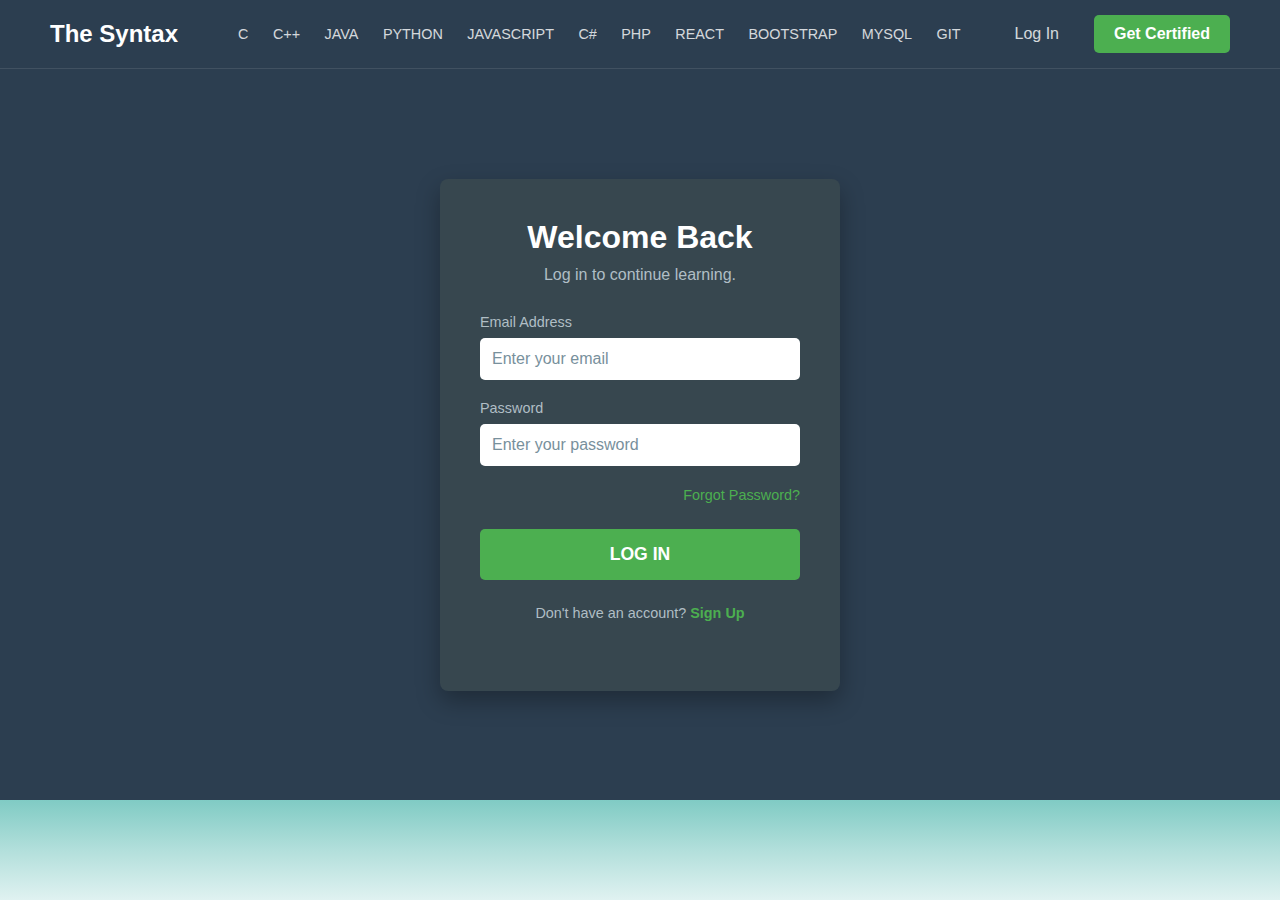
<file: TheSyntax/login.html>
<!DOCTYPE html>
<html lang="en">
<head>
    <meta charset="UTF-8">
    <meta name="viewport" content="width=device-width, initial-scale=1.0">
    <title>The Syntax | Log In</title>
    
    <style>
        /* Color Variables based on screenshot analysis */
        :root {
            --dark-navy: #2C3E50; /* Primary background for main and header */
            --light-green: #4CAF50; /* Accent color for buttons/certified */
            --white-text: #FFFFFF;
            --input-bg: #FFFFFF;
            --card-bg: #37474F; /* Slightly lighter shade for the form card */
            --text-muted: #B0BEC5;
        }

        /* Base Styles */
        * {
            box-sizing: border-box;
            margin: 0;
            padding: 0;
            font-family: -apple-system, BlinkMacSystemFont, "Segoe UI", Roboto, Helvetica, Arial, sans-serif, "Apple Color Emoji", "Segoe UI Emoji", "Segoe UI Symbol";
        }

        body {
            background-color: var(--dark-navy);
            color: var(--white-text);
            min-height: 100vh;
            display: flex;
            flex-direction: column;
        }

        /* 1. Header/Navigation Bar Styling */
        header {
            background-color: var(--dark-navy);
            border-bottom: 1px solid rgba(255, 255, 255, 0.1);
        }
        
        .navbar {
            display: flex;
            justify-content: space-between;
            align-items: center;
            padding: 15px 50px;
        }

        .logo {
            font-size: 1.5em;
            font-weight: bold;
            color: var(--white-text);
            margin-right: 30px;
        }

        .links {
            flex-grow: 1;
            text-align: left;
            margin-left: 20px;
        }
        
        .links a {
            color: var(--white-text);
            text-decoration: none;
            padding: 0 10px;
            font-size: 0.9em;
            transition: color 0.2s;
            opacity: 0.8;
            white-space: nowrap; /* Prevent nav links from wrapping on one line if space is tight */
        }

        .links a:hover {
            color: var(--light-green);
            opacity: 1;
        }

        .actions {
            display: flex;
            align-items: center;
        }

        .log-in-link {
            color: var(--white-text);
            text-decoration: none;
            margin-right: 20px;
            padding: 8px 15px;
            opacity: 0.8;
            transition: opacity 0.2s;
            /* Highlight the "Log In" link since we're on the login page */
            /* border-bottom: 2px solid var(--light-green); */ 
        }

        .log-in-link:hover {
            opacity: 1;
        }

        .btn-certified {
            background-color: var(--light-green);
            color: var(--white-text);
            text-decoration: none;
            padding: 10px 20px;
            border-radius: 5px;
            font-weight: bold;
            transition: background-color 0.2s;
            white-space: nowrap;
        }

        .btn-certified:hover {
            background-color: #3e8e41; /* Slightly darker green on hover */
        }


        /* 2. Login Page Content Styling */
        .login-page-content {
            flex-grow: 1;
            display: flex;
            justify-content: center;
            align-items: center;
            padding: 50px 20px;
        }

        .login-card {
            background-color: var(--card-bg);
            padding: 40px;
            border-radius: 8px;
            width: 100%;
            max-width: 400px;
            text-align: center;
            box-shadow: 0 10px 25px rgba(0, 0, 0, 0.3);
        }

        .login-card h2 {
            font-size: 2em;
            margin-bottom: 10px;
            color: var(--white-text);
        }

        .login-card p {
            color: var(--text-muted);
            margin-bottom: 30px;
        }

        .login-form {
            text-align: left;
        }

        .input-group {
            margin-bottom: 20px;
        }

        .input-group label {
            display: block;
            margin-bottom: 8px;
            font-weight: 500;
            font-size: 0.9em;
            color: var(--text-muted);
        }

        .input-group input {
            width: 100%;
            padding: 12px;
            border: none;
            border-radius: 5px;
            background-color: var(--input-bg);
            color: var(--dark-navy);
            font-size: 1em;
        }
        
        .input-group input::placeholder {
            color: #78909C;
        }

        .options {
            text-align: right;
            margin-bottom: 25px;
        }

        .forgot-password {
            color: var(--light-green);
            text-decoration: none;
            font-size: 0.9em;
            transition: color 0.2s;
        }

        .forgot-password:hover {
            color: #3e8e41;
        }

        .btn-login {
            width: 100%;
            padding: 15px;
            background-color: var(--light-green);
            color: var(--white-text);
            border: none;
            border-radius: 5px;
            font-size: 1.1em;
            font-weight: bold;
            cursor: pointer;
            transition: background-color 0.2s;
            margin-bottom: 25px;
        }

        .btn-login:hover {
            background-color: #3e8e41;
        }

        .signup-text {
            font-size: 0.9em;
            color: var(--text-muted);
        }

        .signup-link {
            color: var(--light-green);
            text-decoration: none;
            font-weight: bold;
            transition: color 0.2s;
        }

        .signup-link:hover {
            color: #3e8e41;
        }

        /* 3. Subtle Footer Wave (Simulating the bottom of the original image) */
        .footer-wave {
            /* This is a placeholder for the aesthetic wave/texture at the bottom */
            background: linear-gradient(to top, #e0f2f1 0%, #b2dfdb 50%, #80cbc4 100%);
            height: 100px;
            width: 100%;
            margin-top: auto; /* Push it to the bottom */
            /* You'd use a more complex CSS or SVG for a true wave shape */
        }
    </style>
</head>
<body>

    <header>
        <div class="navbar">
            <div class="logo">The Syntax</div>
            <nav class="links">
                <a href="#">C</a>
                <a href="#">C++</a>
                <a href="#">JAVA</a>
                <a href="#">PYTHON</a>
                <a href="#">JAVASCRIPT</a>
                <a href="#">C#</a>
                <a href="#">PHP</a>
                <a href="#">REACT</a>
                <a href="#">BOOTSTRAP</a>
                <a href="#">MYSQL</a>
                <a href="#">GIT</a>
            </nav>
            <div class="actions">
                <a href="#" class="log-in-link">Log In</a>
                <a href="#" class="btn-certified">Get Certified</a>
            </div>
        </div>
    </header>

    <main class="login-page-content">
        <div class="login-card">
            <h2>Welcome Back</h2>
            <p>Log in to continue learning.</p>
            
            <form class="login-form">
                <div class="input-group">
                    <label for="email">Email Address</label>
                    <input type="email" id="email" name="email" placeholder="Enter your email" required>
                </div>
                <div class="input-group">
                    <label for="password">Password</label>
                    <input type="password" id="password" name="password" placeholder="Enter your password" required>
                </div>
                
                <div class="options">
                    <a href="signup.html" class="forgot-password">Forgot Password?</a>
                </div>

                <button type="submit" class="btn-login">LOG IN</button>
            </form>

            <p class="signup-text">
                Don't have an account? <a href="signup.html" class="signup-link">Sign Up</a>
            </p>
        </div>
    </main>

    <div class="footer-wave"></div> 

</body>
</html>
</file>
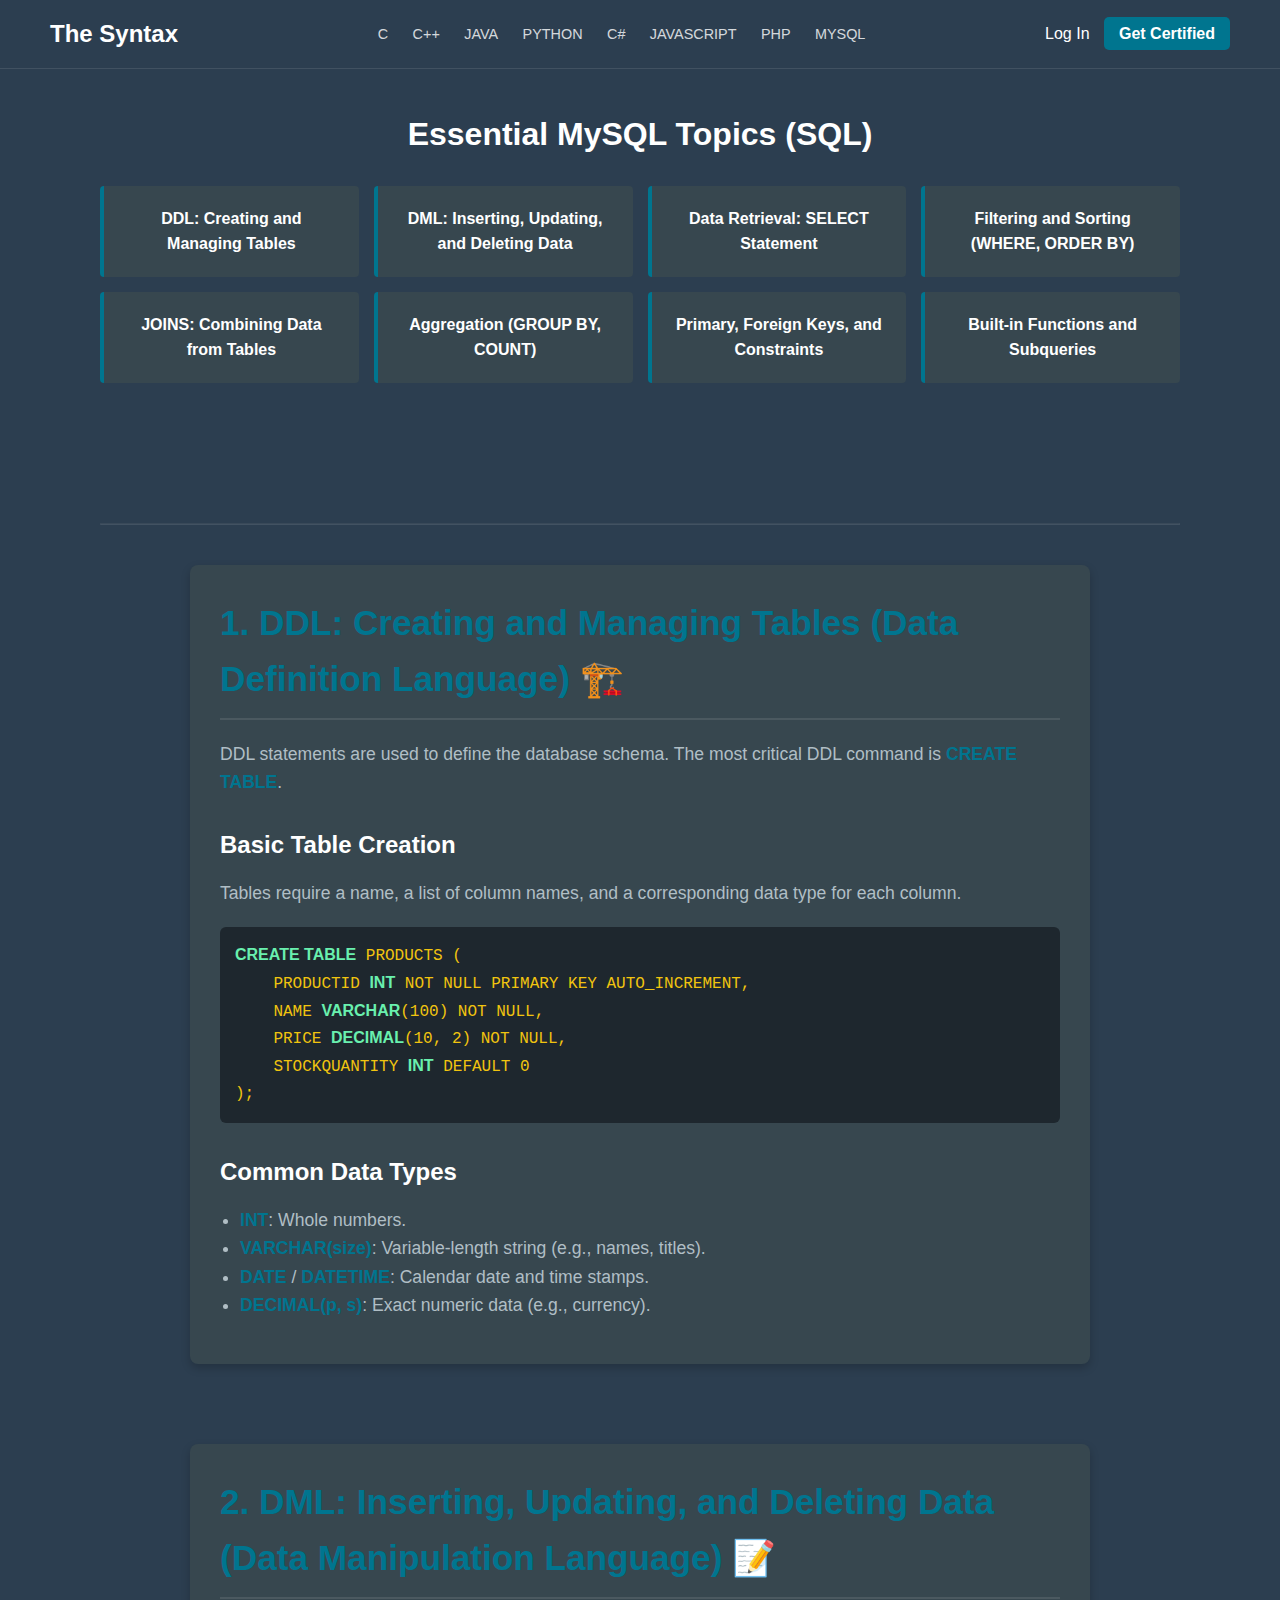
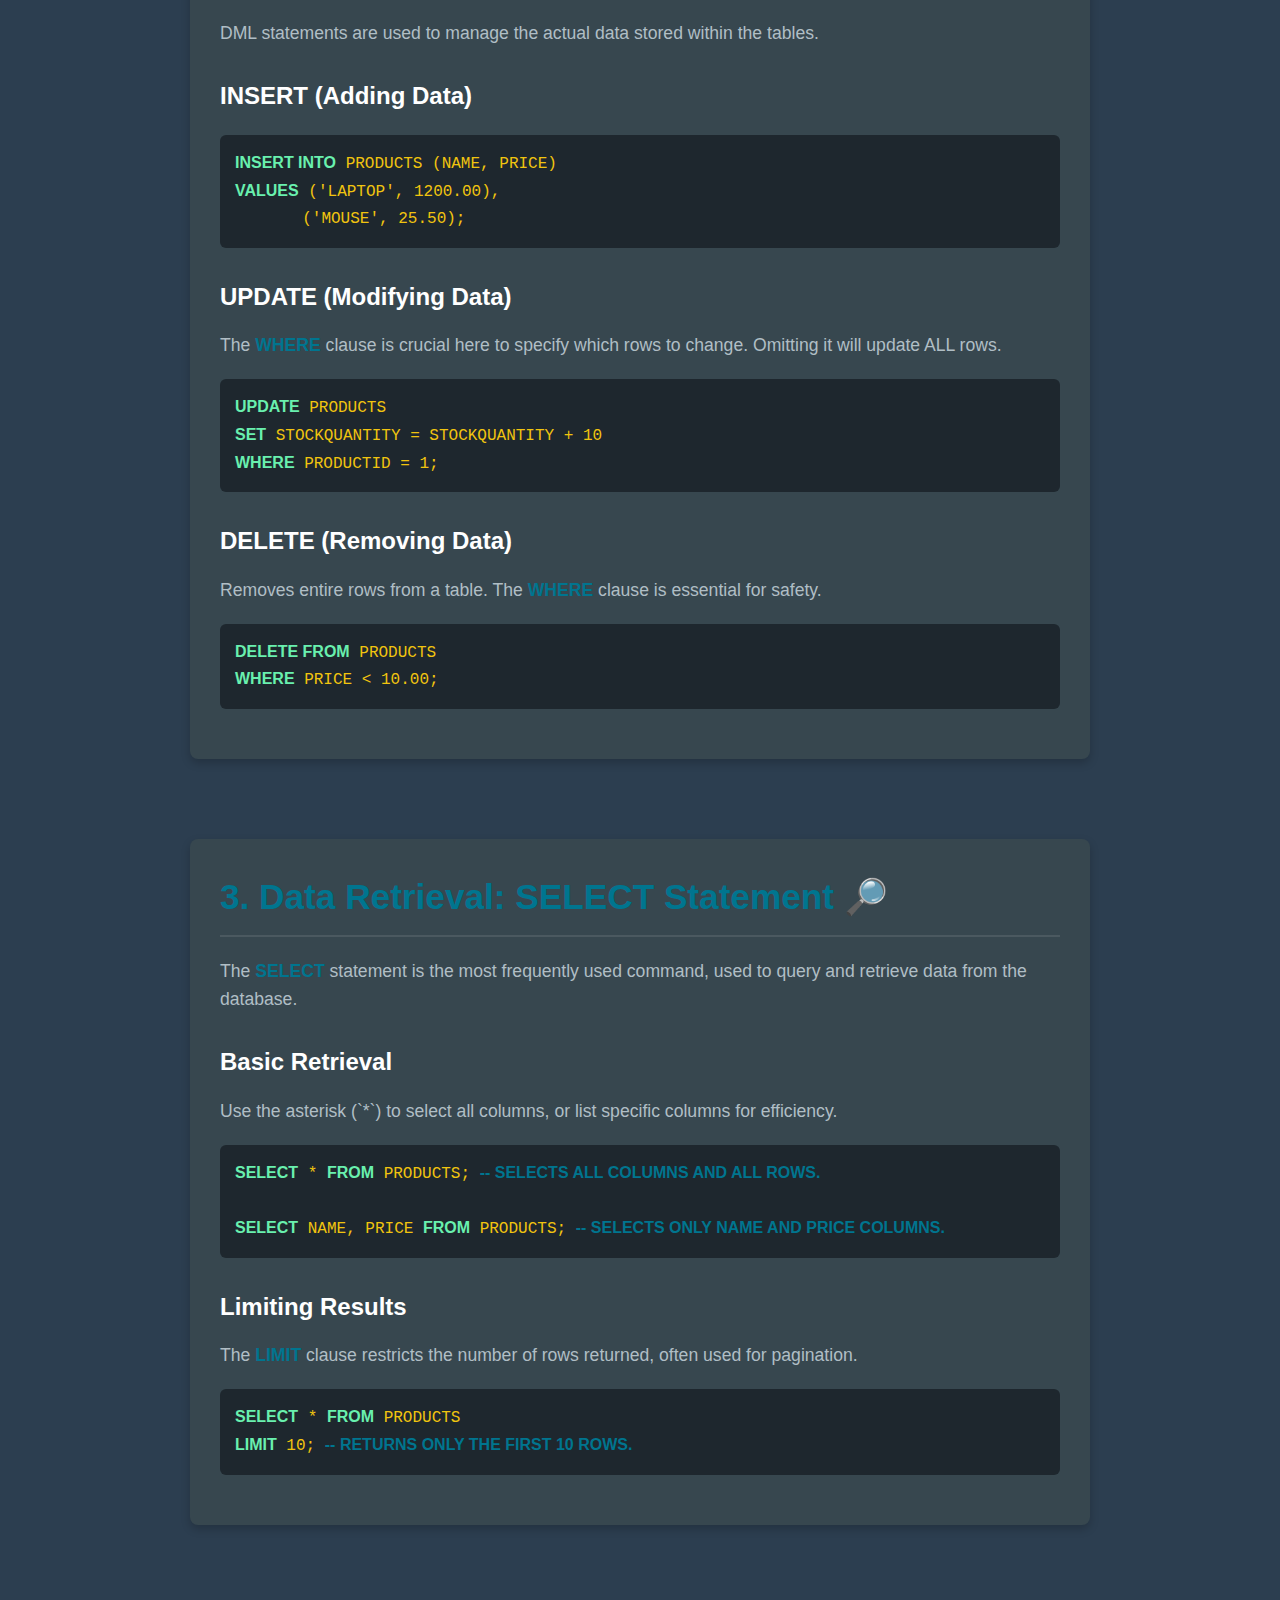
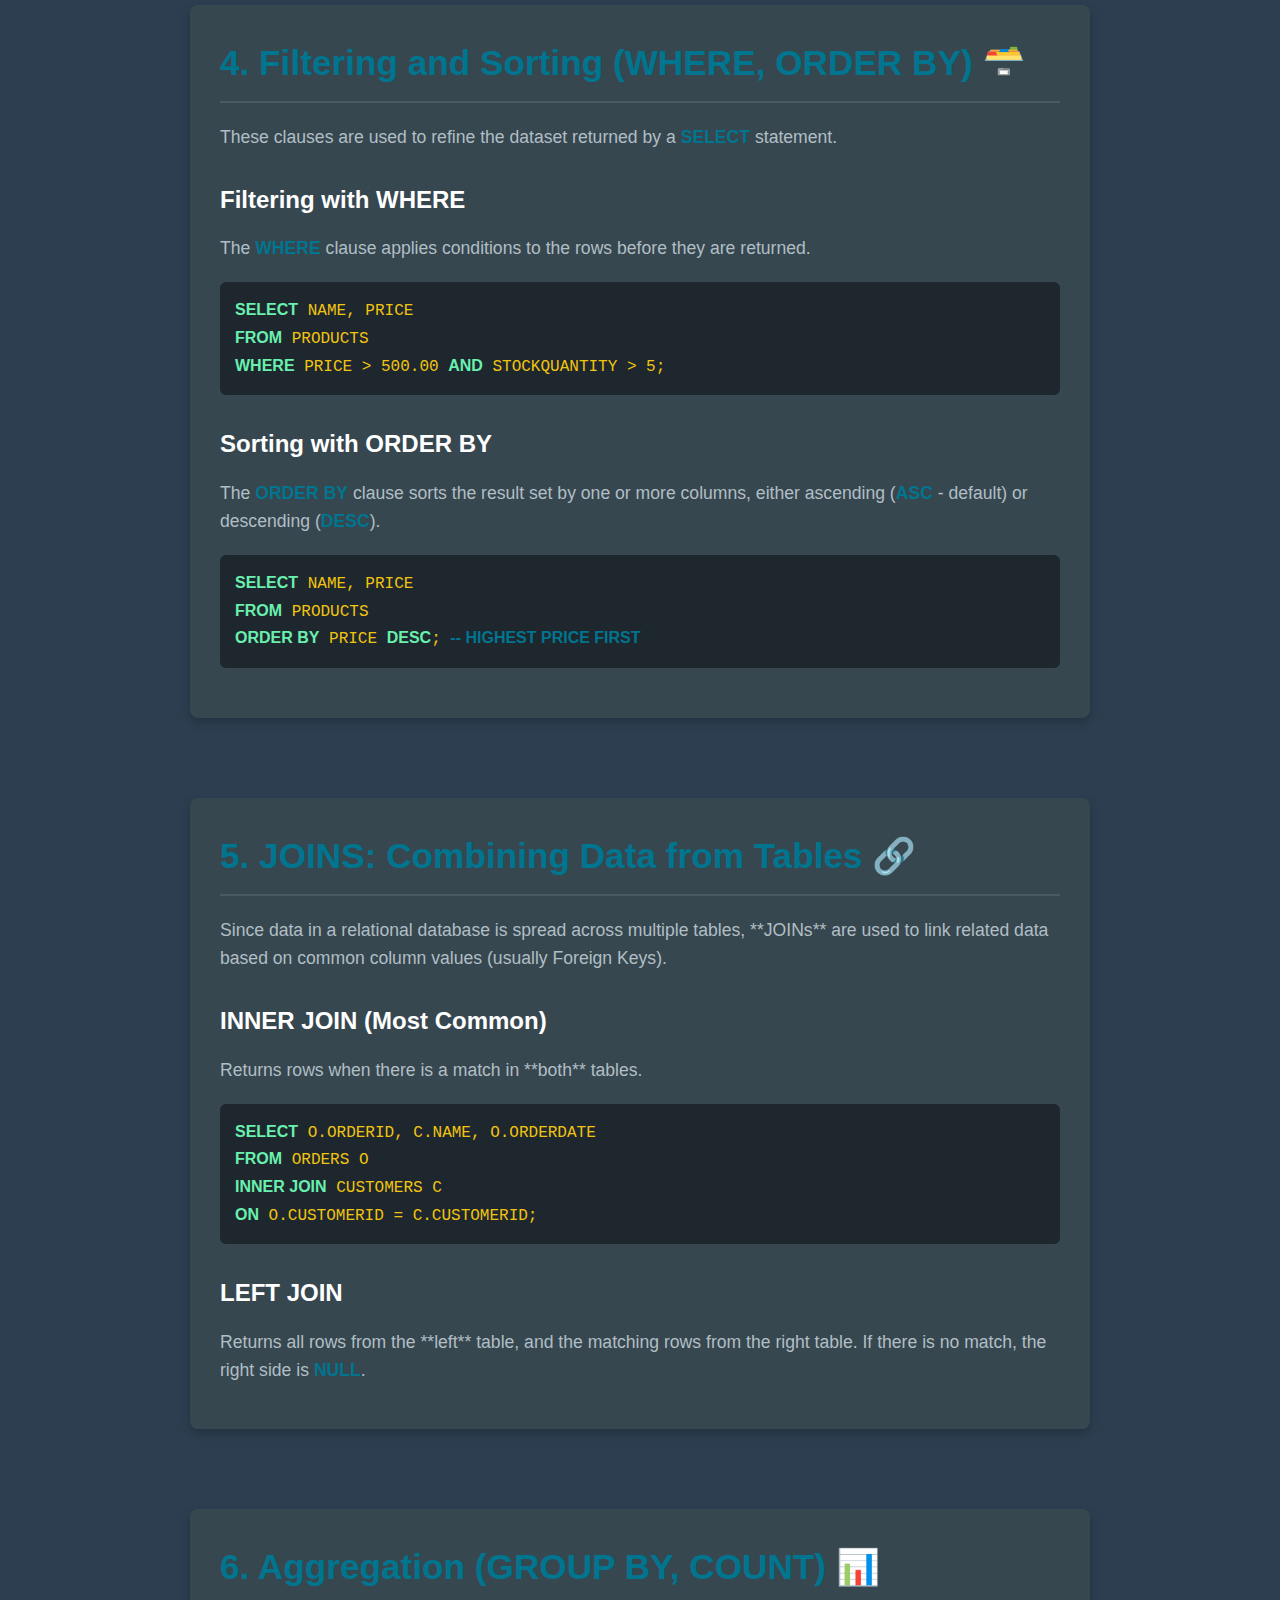
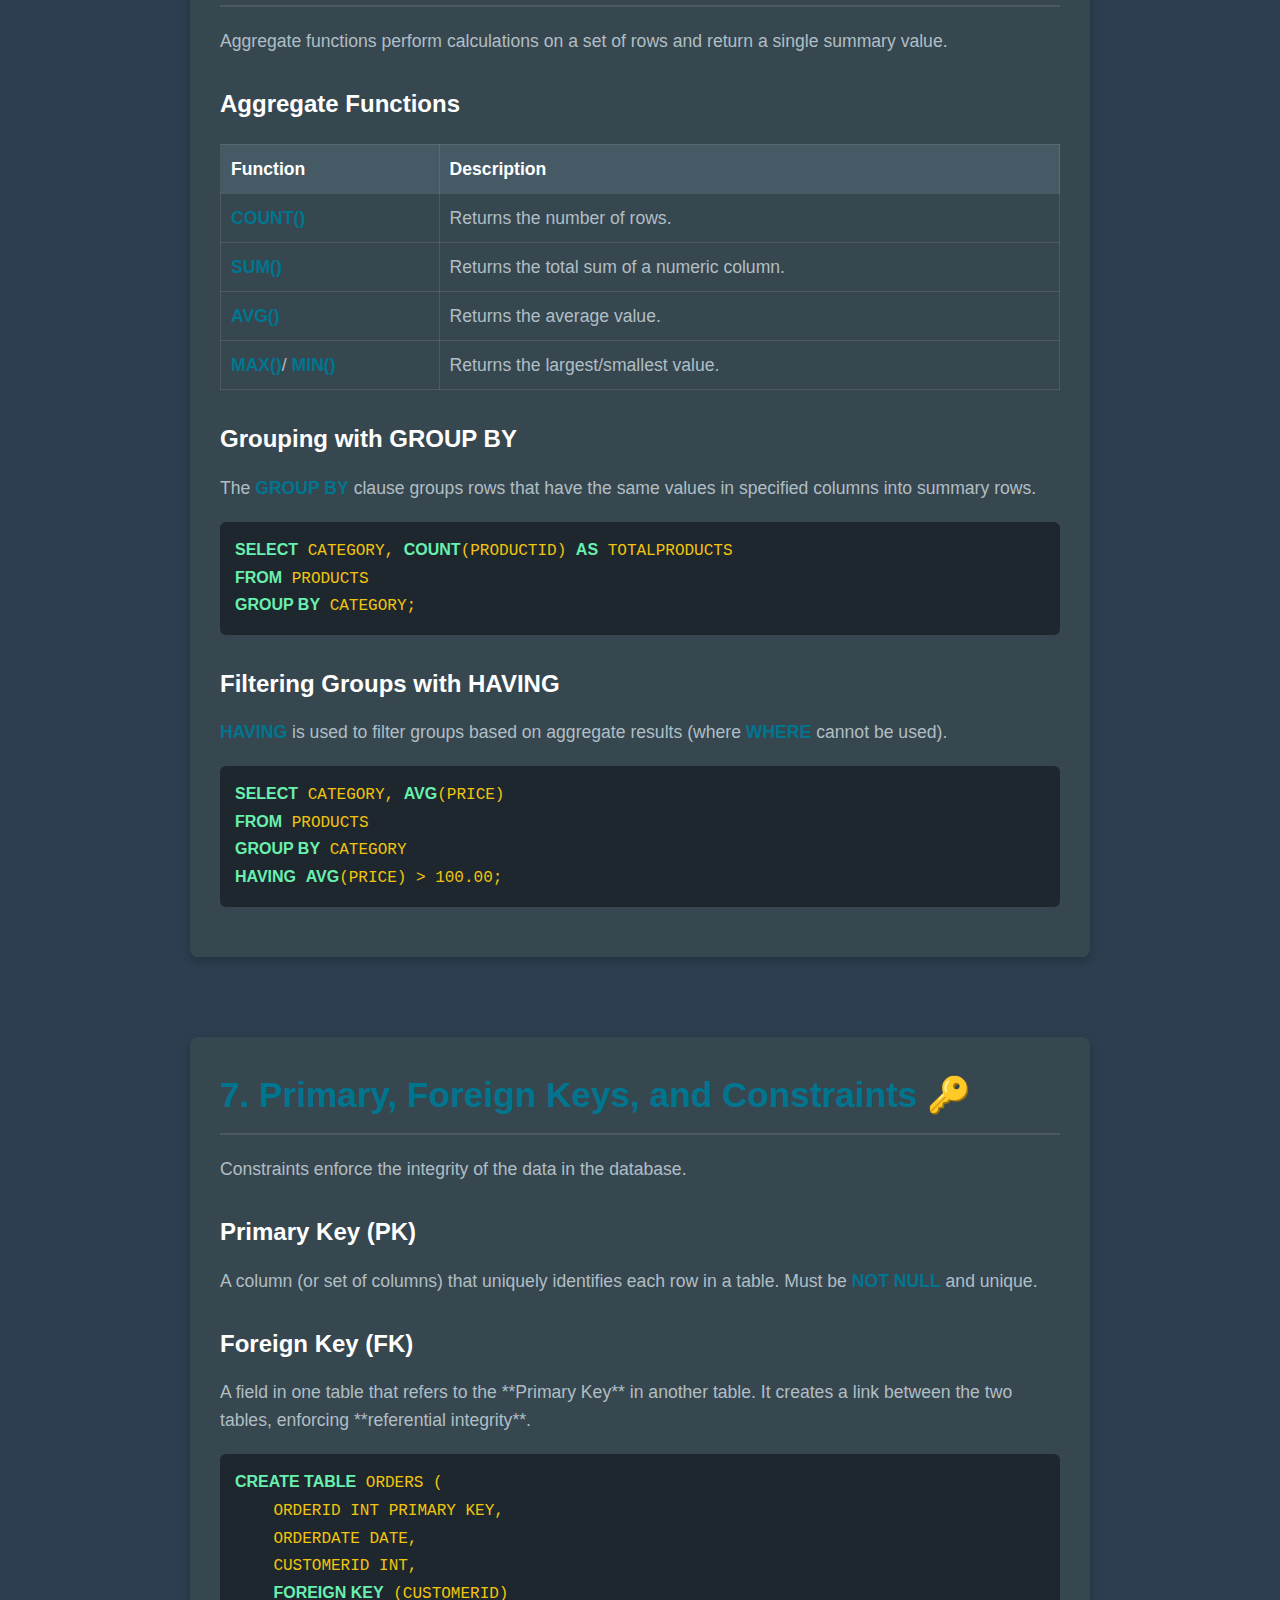
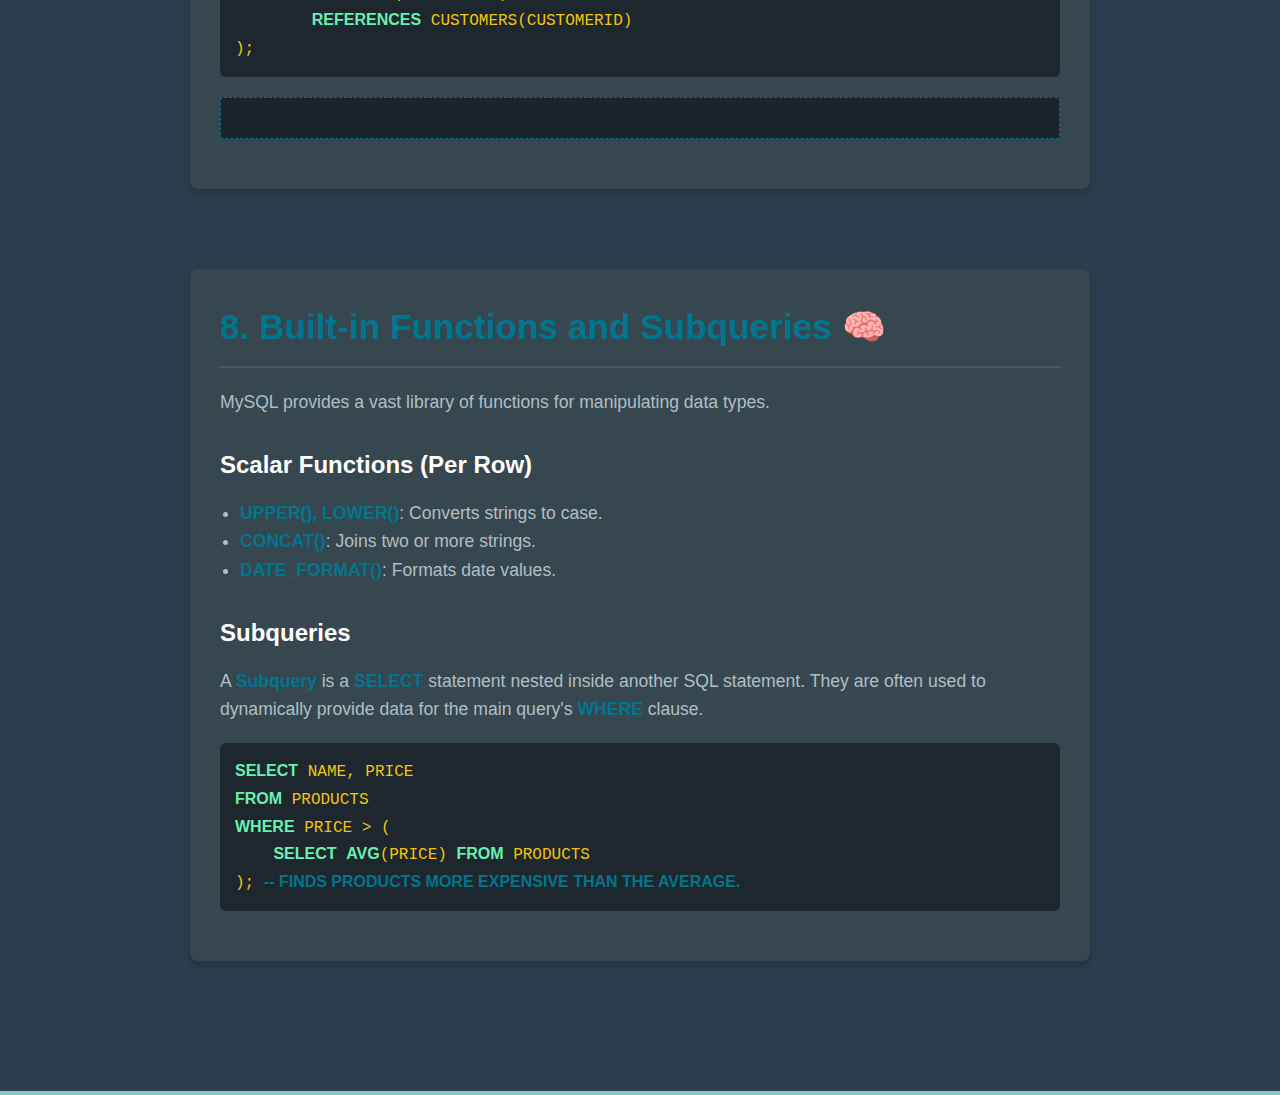
<file: TheSyntax/mysql.html>
<!DOCTYPE html>
<html lang="en">
<head>
    <meta charset="UTF-8">
    <meta name="viewport" content="width=device-width, initial-scale=1.0">
    <title>The Syntax | MySQL Database Deep Dive</title>
    
    <style>
        /* Color Variables */
        :root {
            --dark-navy: #2C3E50; 
            --light-green: #00758F; /* MySQL's primary color (Dark Cyan/Blue) */
            --white-text: #FFFFFF;
            --text-muted: #B0BEC5;
            --card-bg: #37474F; 
            --code-bg: #1e272e;
        }

        /* Base Styles */
        * {
            box-sizing: border-box;
            margin: 0;
            padding: 0;
            font-family: -apple-system, BlinkMacSystemFont, "Segoe UI", Roboto, Helvetica, Arial, sans-serif, "Apple Color Emoji", "Segoe UI Emoji", "Segoe UI Symbol";
            scroll-behavior: smooth;
        }

        body {
            background-color: var(--dark-navy);
            color: var(--white-text);
            min-height: 100vh;
            display: flex;
            flex-direction: column;
            line-height: 1.6;
        }

        /* 1. Header/Navigation Bar Styling */
        header {
            background-color: var(--dark-navy);
            border-bottom: 1px solid rgba(255, 255, 255, 0.1);
        }
        
        .navbar {
            display: flex;
            justify-content: space-between;
            align-items: center;
            padding: 15px 50px;
        }

        .logo {
            font-size: 1.5em;
            font-weight: bold;
            color: var(--white-text);
            margin-right: 30px;
        }

        .links a {
            color: var(--white-text);
            text-decoration: none;
            padding: 0 10px;
            font-size: 0.9em;
            opacity: 0.8;
            white-space: nowrap;
        }
        
        /* Highlight MySQL language link (10th link) */
        .links a:nth-child(10) { 
            color: var(--light-green);
            font-weight: bold;
            opacity: 1;
        }

        .actions a { color: var(--white-text); text-decoration: none; margin-left: 10px; }
        .btn-certified { background-color: var(--light-green); padding: 8px 15px; border-radius: 5px; font-weight: bold; color: var(--dark-navy); }

        /* 2. MySQL Page Content - Styling Main Sections */
        .mysql-page-content {
            flex-grow: 1;
            padding: 0px 100px 50px;
            text-align: center;
        }

        /* Essential Topics Grid (Navigation) */
        .topics-section {
            padding: 40px 0;
        }
        
        .topics-section h2 {
            font-size: 2em;
            margin-bottom: 25px;
            text-align: center;
        }

        .topics-list {
            list-style: none;
            padding: 0;
            display: grid;
            grid-template-columns: repeat(auto-fit, minmax(220px, 1fr));
            gap: 15px;
            margin-bottom: 60px;
        }

        .topics-list a {
            text-decoration: none;
            color: inherit;
        }
        
        .topics-list li {
            background-color: var(--card-bg);
            padding: 20px;
            border-left: 4px solid var(--light-green);
            border-radius: 4px;
            font-size: 1em;
            font-weight: bold;
            transition: background-color 0.2s, transform 0.2s;
            cursor: pointer;
            height: 100%;
            display: flex;
            align-items: center;
            justify-content: center;
            text-align: center;
        }

        .topics-list li:hover {
            background-color: #3E5160; 
            transform: translateY(-3px);
        }

        /* Tutorial Content Styles */
        .tutorial-content {
            max-width: 900px;
            margin: 0 auto;
            text-align: left;
            padding-top: 50px;
            margin-top: -50px;
        }
        
        .topic-section {
            margin-bottom: 80px;
            padding: 30px;
            background-color: var(--card-bg);
            border-radius: 8px;
            box-shadow: 0 4px 10px rgba(0, 0, 0, 0.2);
        }

        .topic-section h2 {
            font-size: 2.2em;
            color: var(--light-green);
            margin-bottom: 20px;
            border-bottom: 2px solid rgba(255, 255, 255, 0.1);
            padding-bottom: 10px;
            text-align: left;
        }

        .topic-section h3 {
            font-size: 1.5em;
            margin-top: 30px;
            margin-bottom: 15px;
            color: var(--white-text);
        }

        .topic-section p, .topic-section ul, .topic-section table {
            font-size: 1.1em;
            color: var(--text-muted);
            margin-bottom: 15px;
        }

        .topic-section ul {
            margin-left: 20px;
        }
        
        .topic-section table {
            width: 100%;
            border-collapse: collapse;
            margin: 20px 0;
        }
        .topic-section th, .topic-section td {
            border: 1px solid rgba(255, 255, 255, 0.1);
            padding: 10px;
            text-align: left;
        }
        .topic-section th {
            background-color: #455A64;
            color: var(--white-text);
        }


        /* Code Block Styling */
        pre {
            background-color: var(--code-bg);
            padding: 15px;
            border-radius: 6px;
            overflow-x: auto;
            margin: 20px 0;
        }

        code {
            color: #f1c40f; 
            font-family: 'Consolas', 'Monaco', monospace;
            font-size: 1em;
            white-space: pre;
            text-transform: uppercase;
        }
        
        /* Image/Diagram Placeholder Styling */
        .diagram-placeholder {
            background-color: #1a242c;
            border: 1px dashed var(--light-green);
            padding: 20px;
            text-align: center;
            margin: 20px auto;
            color: var(--text-muted);
            font-style: italic;
            border-radius: 4px;
        }
        
        /* Utility */
        .highlight {
            color: var(--light-green);
            font-weight: bold;
        }
        
        .keyword {
            color: #69F0AE; /* Light green for SQL keywords */
            font-weight: bold;
        }

        /* 3. Subtle Footer Wave */
        .footer-wave {
            background: linear-gradient(to top, #e0f2ff 0%, #b2dfdb 50%, #80cbc4 100%);
            height: 100px;
            width: 100%;
            margin-top: auto;
        }
    </style>
</head>
<body>

    <header>
        <div class="navbar">
            <div class="logo">The Syntax</div>
            <nav class="links">
                <a href="c.html">C</a>
                <a href="cplus.html">C++</a>
                <a href="java.html">JAVA</a>
                <a href="python.html">PYTHON</a>
                <a href="csharp.html">C#</a>
                <a href="js.html">JAVASCRIPT</a>
                <a href="php.html">PHP</a>
                <a href="mysql.html">MYSQL</a>
            </nav>
            <div class="actions">
                <a href="#" class="log-in-link">Log In</a>
                <a href="#" class="btn-certified">Get Certified</a>
            </div>
        </div>
    </header>

    <main class="mysql-page-content">
        
        <!-- <section class="hero-section" style="padding-top: 50px;">
            <a href="#tutorial-start" class="btn-start">Start the MySQL Course Now</a>
        </section> -->

        <section class="topics-section" id="tutorial-start">
            <h2>Essential MySQL Topics (SQL)</h2>
            <ul class="topics-list">
                <a href="#topic-ddl"><li>DDL: Creating and Managing Tables</li></a>
                <a href="#topic-dml"><li>DML: Inserting, Updating, and Deleting Data</li></a>
                <a href="#topic-select"><li>Data Retrieval: SELECT Statement</li></a>
                <a href="#topic-filtering"><li>Filtering and Sorting (WHERE, ORDER BY)</li></a>
                <a href="#topic-joins"><li>JOINS: Combining Data from Tables</li></a>
                <a href="#topic-aggregation"><li>Aggregation (GROUP BY, COUNT)</li></a>
                <a href="#topic-keys"><li>Primary, Foreign Keys, and Constraints</li></a>
                <a href="#topic-functions"><li>Built-in Functions and Subqueries</li></a>
            </ul>
        </section>

        <hr style="border-color: rgba(255, 255, 255, 0.1); margin: 40px 0;">

        <div class="tutorial-content">

            <section class="topic-section" id="topic-ddl">
                <h2>1. DDL: Creating and Managing Tables (Data Definition Language) 🏗️</h2>
                <p>DDL statements are used to define the database schema. The most critical DDL command is <span class="highlight">CREATE TABLE</span>.</p>
                
                <h3>Basic Table Creation</h3>
                <p>Tables require a name, a list of column names, and a corresponding data type for each column.</p>

                <pre><code><span class="keyword">CREATE TABLE</span> Products (
    ProductID <span class="keyword">INT</span> NOT NULL PRIMARY KEY AUTO_INCREMENT,
    Name <span class="keyword">VARCHAR</span>(100) NOT NULL,
    Price <span class="keyword">DECIMAL</span>(10, 2) NOT NULL,
    StockQuantity <span class="keyword">INT</span> DEFAULT 0
);</code></pre>

                <h3>Common Data Types</h3>
                <ul>
                    <li><span class="highlight">INT</span>: Whole numbers.</li>
                    <li><span class="highlight">VARCHAR(size)</span>: Variable-length string (e.g., names, titles).</li>
                    <li><span class="highlight">DATE</span> / <span class="highlight">DATETIME</span>: Calendar date and time stamps.</li>
                    <li><span class="highlight">DECIMAL(p, s)</span>: Exact numeric data (e.g., currency).</li>
                </ul>
            </section>

            <section class="topic-section" id="topic-dml">
                <h2>2. DML: Inserting, Updating, and Deleting Data (Data Manipulation Language) 📝</h2>
                <p>DML statements are used to manage the actual data stored within the tables.</p>
                
                <h3>INSERT (Adding Data)</h3>
                <pre><code><span class="keyword">INSERT INTO</span> Products (Name, Price)
<span class="keyword">VALUES</span> ('Laptop', 1200.00),
       ('Mouse', 25.50);</code></pre>
                
                <h3>UPDATE (Modifying Data)</h3>
                <p>The <span class="highlight">WHERE</span> clause is crucial here to specify which rows to change. Omitting it will update ALL rows.</p>
                <pre><code><span class="keyword">UPDATE</span> Products
<span class="keyword">SET</span> StockQuantity = StockQuantity + 10
<span class="keyword">WHERE</span> ProductID = 1;</code></pre>
                
                <h3>DELETE (Removing Data)</h3>
                <p>Removes entire rows from a table. The <span class="highlight">WHERE</span> clause is essential for safety.</p>
                <pre><code><span class="keyword">DELETE FROM</span> Products
<span class="keyword">WHERE</span> Price < 10.00;</code></pre>
            </section>

            <section class="topic-section" id="topic-select">
                <h2>3. Data Retrieval: SELECT Statement 🔎</h2>
                <p>The <span class="highlight">SELECT</span> statement is the most frequently used command, used to query and retrieve data from the database.</p>

                <h3>Basic Retrieval</h3>
                <p>Use the asterisk (`*`) to select all columns, or list specific columns for efficiency.</p>
                <pre><code><span class="keyword">SELECT</span> * <span class="keyword">FROM</span> Products; <span class="highlight">-- Selects all columns and all rows.</span>

<span class="keyword">SELECT</span> Name, Price <span class="keyword">FROM</span> Products; <span class="highlight">-- Selects only Name and Price columns.</span></code></pre>

                <h3>Limiting Results</h3>
                <p>The <span class="highlight">LIMIT</span> clause restricts the number of rows returned, often used for pagination.</p>
                <pre><code><span class="keyword">SELECT</span> * <span class="keyword">FROM</span> Products
<span class="keyword">LIMIT</span> 10; <span class="highlight">-- Returns only the first 10 rows.</span></code></pre>
            </section>

            <section class="topic-section" id="topic-filtering">
                <h2>4. Filtering and Sorting (WHERE, ORDER BY) 🗃️</h2>
                <p>These clauses are used to refine the dataset returned by a <span class="highlight">SELECT</span> statement.</p>
                
                <h3>Filtering with WHERE</h3>
                <p>The <span class="highlight">WHERE</span> clause applies conditions to the rows before they are returned.</p>
                <pre><code><span class="keyword">SELECT</span> Name, Price
<span class="keyword">FROM</span> Products
<span class="keyword">WHERE</span> Price > 500.00 <span class="keyword">AND</span> StockQuantity > 5;</code></pre>

                <h3>Sorting with ORDER BY</h3>
                <p>The <span class="highlight">ORDER BY</span> clause sorts the result set by one or more columns, either ascending (<span class="highlight">ASC</span> - default) or descending (<span class="highlight">DESC</span>).</p>
                <pre><code><span class="keyword">SELECT</span> Name, Price
<span class="keyword">FROM</span> Products
<span class="keyword">ORDER BY</span> Price <span class="keyword">DESC</span>; <span class="highlight">-- Highest price first</span></code></pre>
            </section>

            <section class="topic-section" id="topic-joins">
                <h2>5. JOINS: Combining Data from Tables 🔗</h2>
                <p>Since data in a relational database is spread across multiple tables, **JOINs** are used to link related data based on common column values (usually Foreign Keys).</p>

                <h3>INNER JOIN (Most Common)</h3>
                <p>Returns rows when there is a match in **both** tables.</p>
                <pre><code><span class="keyword">SELECT</span> o.OrderID, c.Name, o.OrderDate
<span class="keyword">FROM</span> Orders o
<span class="keyword">INNER JOIN</span> Customers c
<span class="keyword">ON</span> o.CustomerID = c.CustomerID;</code></pre>

                <h3>LEFT JOIN</h3>
                <p>Returns all rows from the **left** table, and the matching rows from the right table. If there is no match, the right side is <span class="highlight">NULL</span>.</p>
            </section>

            <section class="topic-section" id="topic-aggregation">
                <h2>6. Aggregation (GROUP BY, COUNT) 📊</h2>
                <p>Aggregate functions perform calculations on a set of rows and return a single summary value.</p>

                <h3>Aggregate Functions</h3>
                <table>
                    <thead>
                        <tr><th>Function</th><th>Description</th></tr>
                    </thead>
                    <tbody>
                        <tr><td><span class="highlight">COUNT()</span></td><td>Returns the number of rows.</td></tr>
                        <tr><td><span class="highlight">SUM()</span></td><td>Returns the total sum of a numeric column.</td></tr>
                        <tr><td><span class="highlight">AVG()</span></td><td>Returns the average value.</td></tr>
                        <tr><td><span class="highlight">MAX()</span>/ <span class="highlight">MIN()</span></td><td>Returns the largest/smallest value.</td></tr>
                    </tbody>
                </table>
                
                <h3>Grouping with GROUP BY</h3>
                <p>The <span class="highlight">GROUP BY</span> clause groups rows that have the same values in specified columns into summary rows.</p>
                <pre><code><span class="keyword">SELECT</span> Category, <span class="keyword">COUNT</span>(ProductID) <span class="keyword">AS</span> TotalProducts
<span class="keyword">FROM</span> Products
<span class="keyword">GROUP BY</span> Category;</code></pre>

                <h3>Filtering Groups with HAVING</h3>
                <p><span class="highlight">HAVING</span> is used to filter groups based on aggregate results (where <span class="highlight">WHERE</span> cannot be used).</p>
                <pre><code><span class="keyword">SELECT</span> Category, <span class="keyword">AVG</span>(Price)
<span class="keyword">FROM</span> Products
<span class="keyword">GROUP BY</span> Category
<span class="keyword">HAVING</span> <span class="keyword">AVG</span>(Price) > 100.00;</code></pre>
            </section>

            <section class="topic-section" id="topic-keys">
                <h2>7. Primary, Foreign Keys, and Constraints 🔑</h2>
                <p>Constraints enforce the integrity of the data in the database.</p>

                <h3>Primary Key (PK)</h3>
                <p>A column (or set of columns) that uniquely identifies each row in a table. Must be <span class="highlight">NOT NULL</span> and unique.</p>

                <h3>Foreign Key (FK)</h3>
                <p>A field in one table that refers to the **Primary Key** in another table. It creates a link between the two tables, enforcing **referential integrity**.</p>

                <pre><code><span class="keyword">CREATE TABLE</span> Orders (
    OrderID INT PRIMARY KEY,
    OrderDate DATE,
    CustomerID INT,
    <span class="keyword">FOREIGN KEY</span> (CustomerID)
        <span class="keyword">REFERENCES</span> Customers(CustomerID)
);</code></pre>
                <div class="diagram-placeholder">
                    
                </div>
            </section>

            <section class="topic-section" id="topic-functions">
                <h2>8. Built-in Functions and Subqueries 🧠</h2>
                <p>MySQL provides a vast library of functions for manipulating data types.</p>

                <h3>Scalar Functions (Per Row)</h3>
                <ul>
                    <li><span class="highlight">UPPER(), LOWER()</span>: Converts strings to case.</li>
                    <li><span class="highlight">CONCAT()</span>: Joins two or more strings.</li>
                    <li><span class="highlight">DATE_FORMAT()</span>: Formats date values.</li>
                </ul>

                <h3>Subqueries</h3>
                <p>A <span class="highlight">Subquery</span> is a <span class="highlight">SELECT</span> statement nested inside another SQL statement. They are often used to dynamically provide data for the main query's <span class="highlight">WHERE</span> clause.</p>
                <pre><code><span class="keyword">SELECT</span> Name, Price
<span class="keyword">FROM</span> Products
<span class="keyword">WHERE</span> Price > (
    <span class="keyword">SELECT</span> <span class="keyword">AVG</span>(Price) <span class="keyword">FROM</span> Products
); <span class="highlight">-- Finds products more expensive than the average.</span></code></pre>
            </section>

        </div>
        
    </main>

    <div class="footer-wave"></div> 

</body>
</html>
</file>
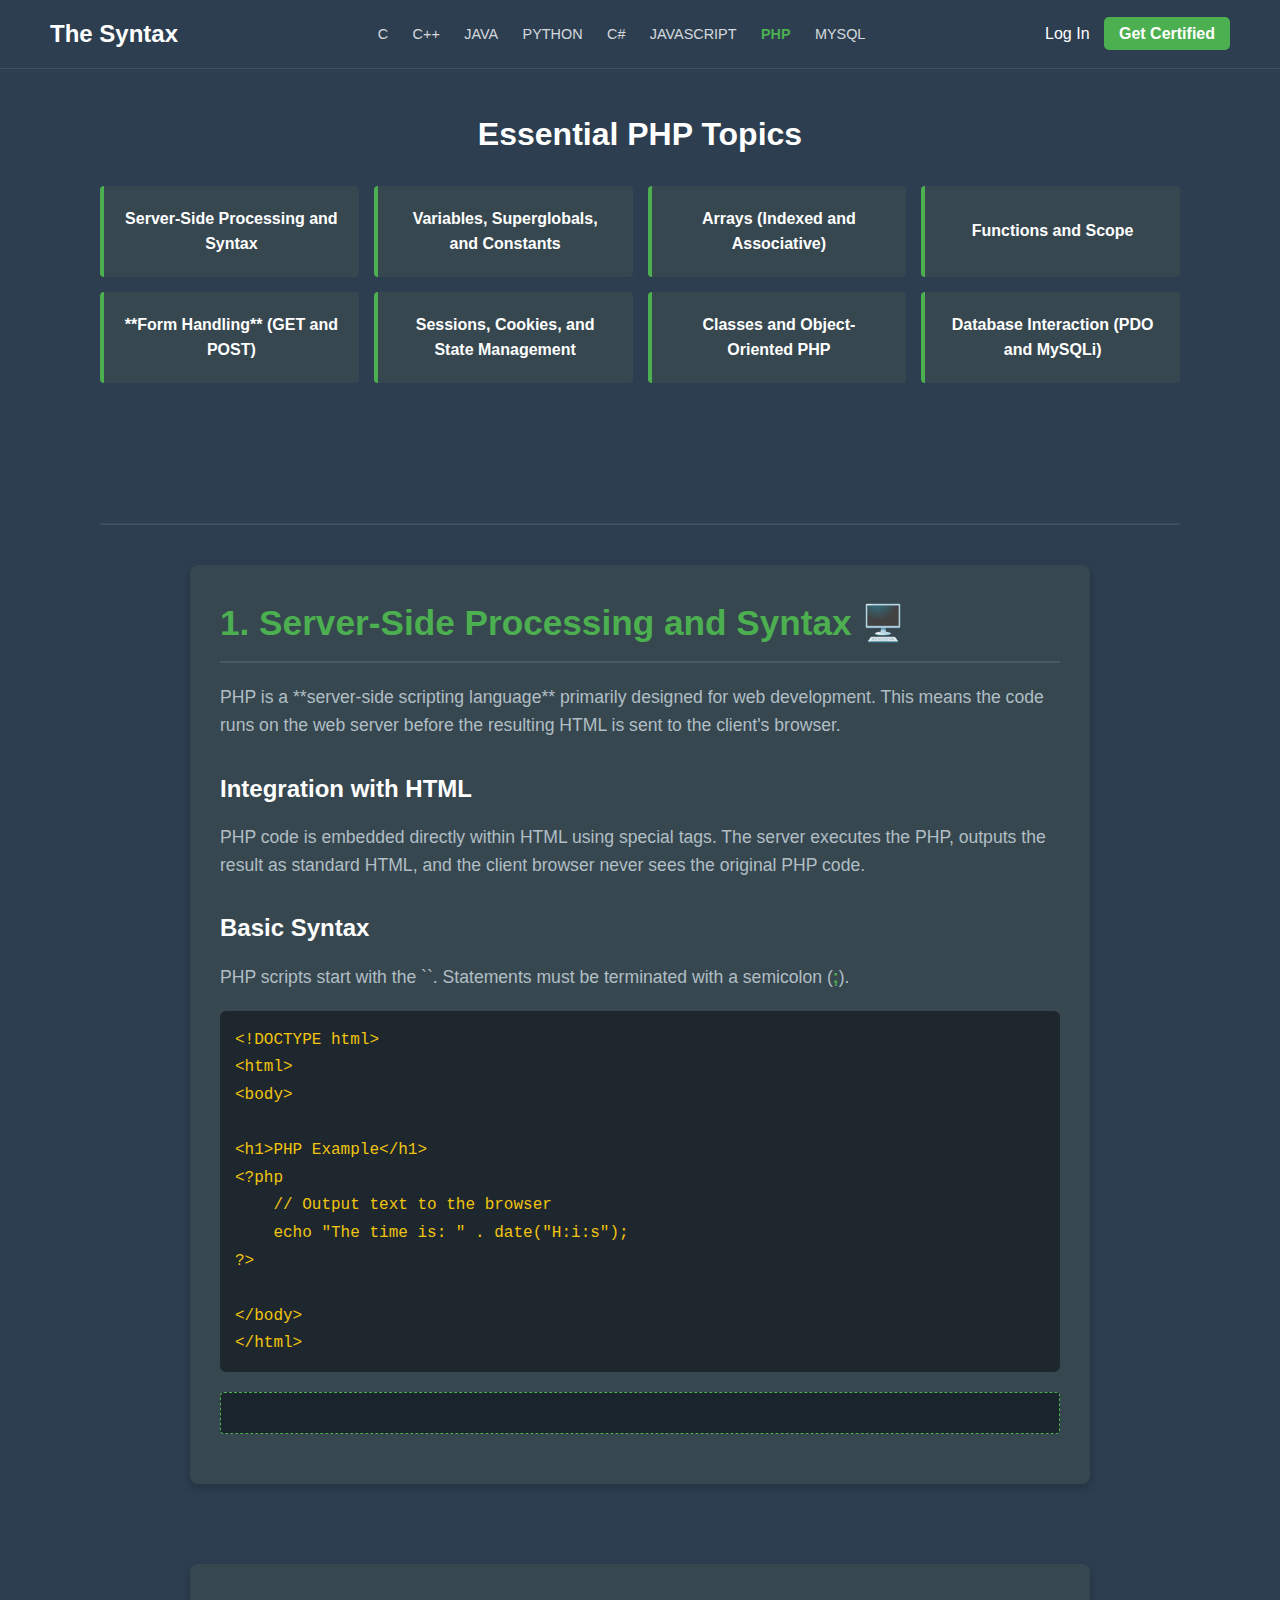
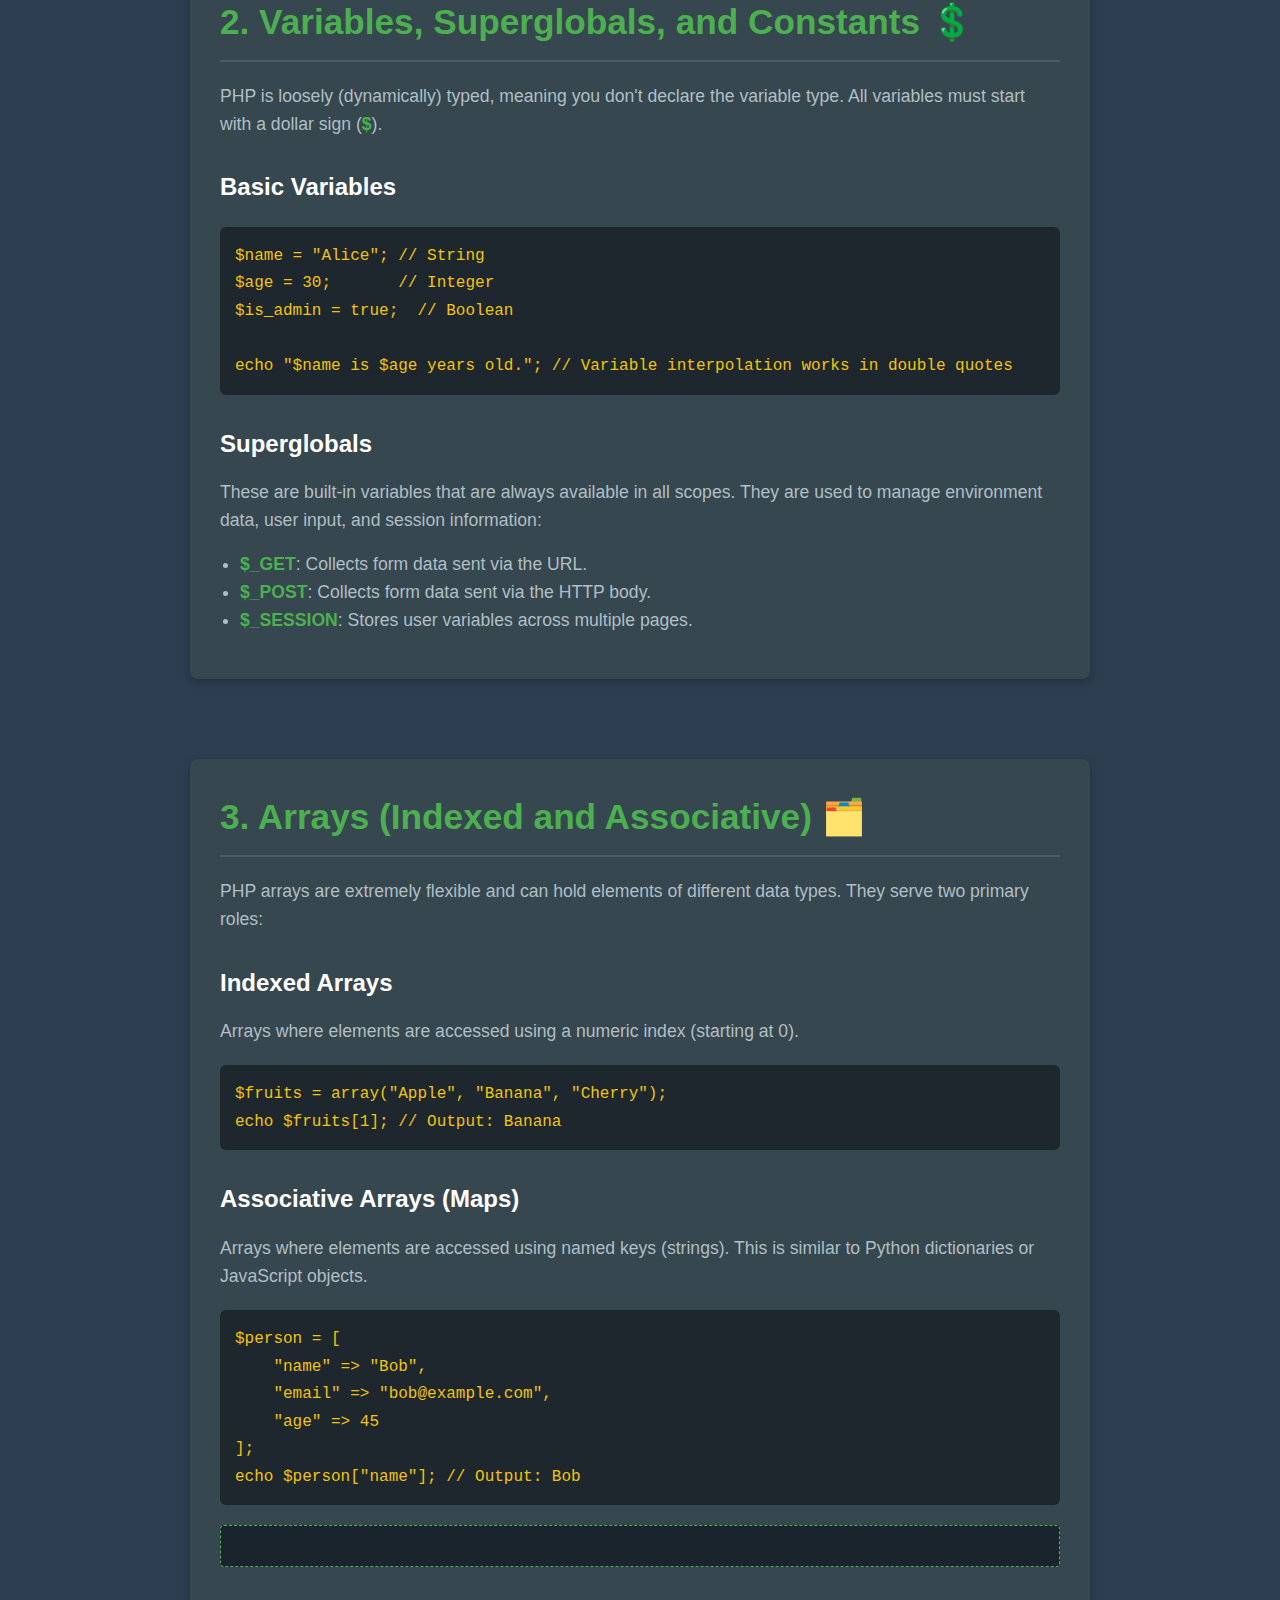
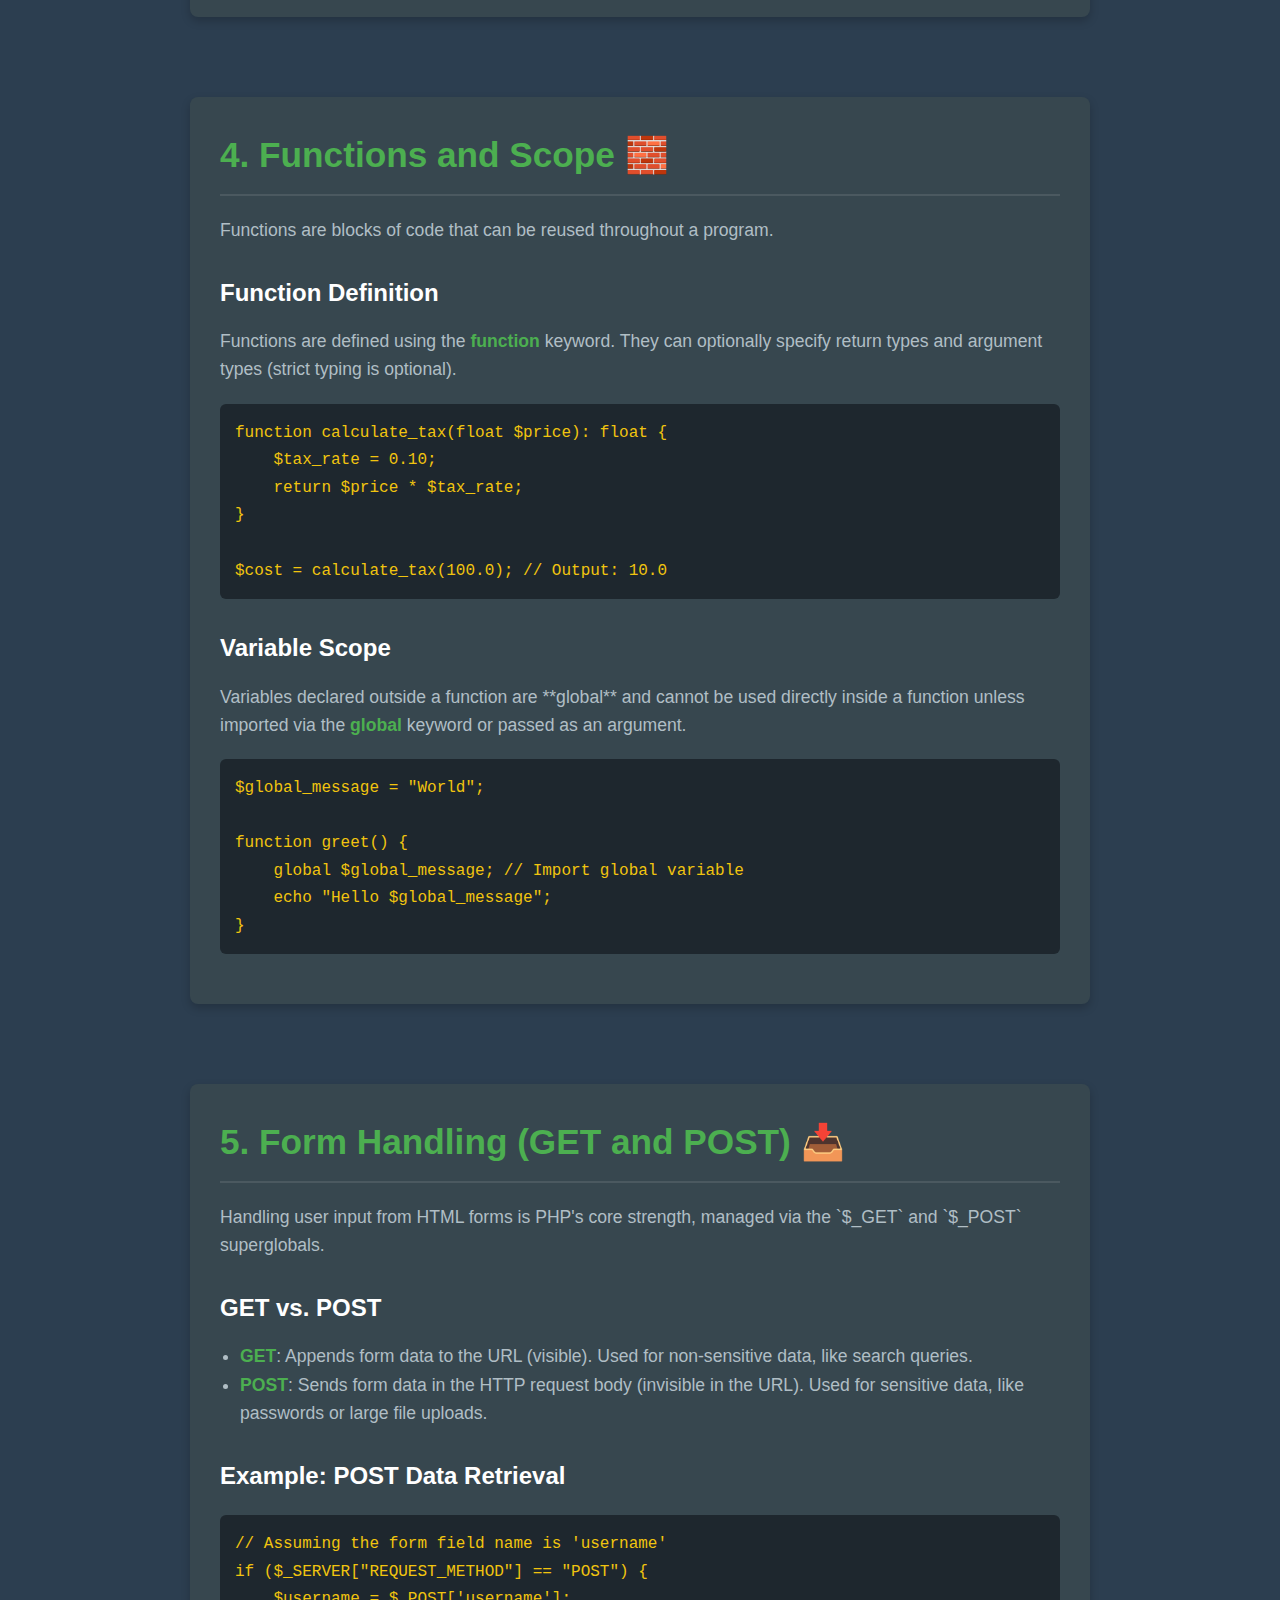
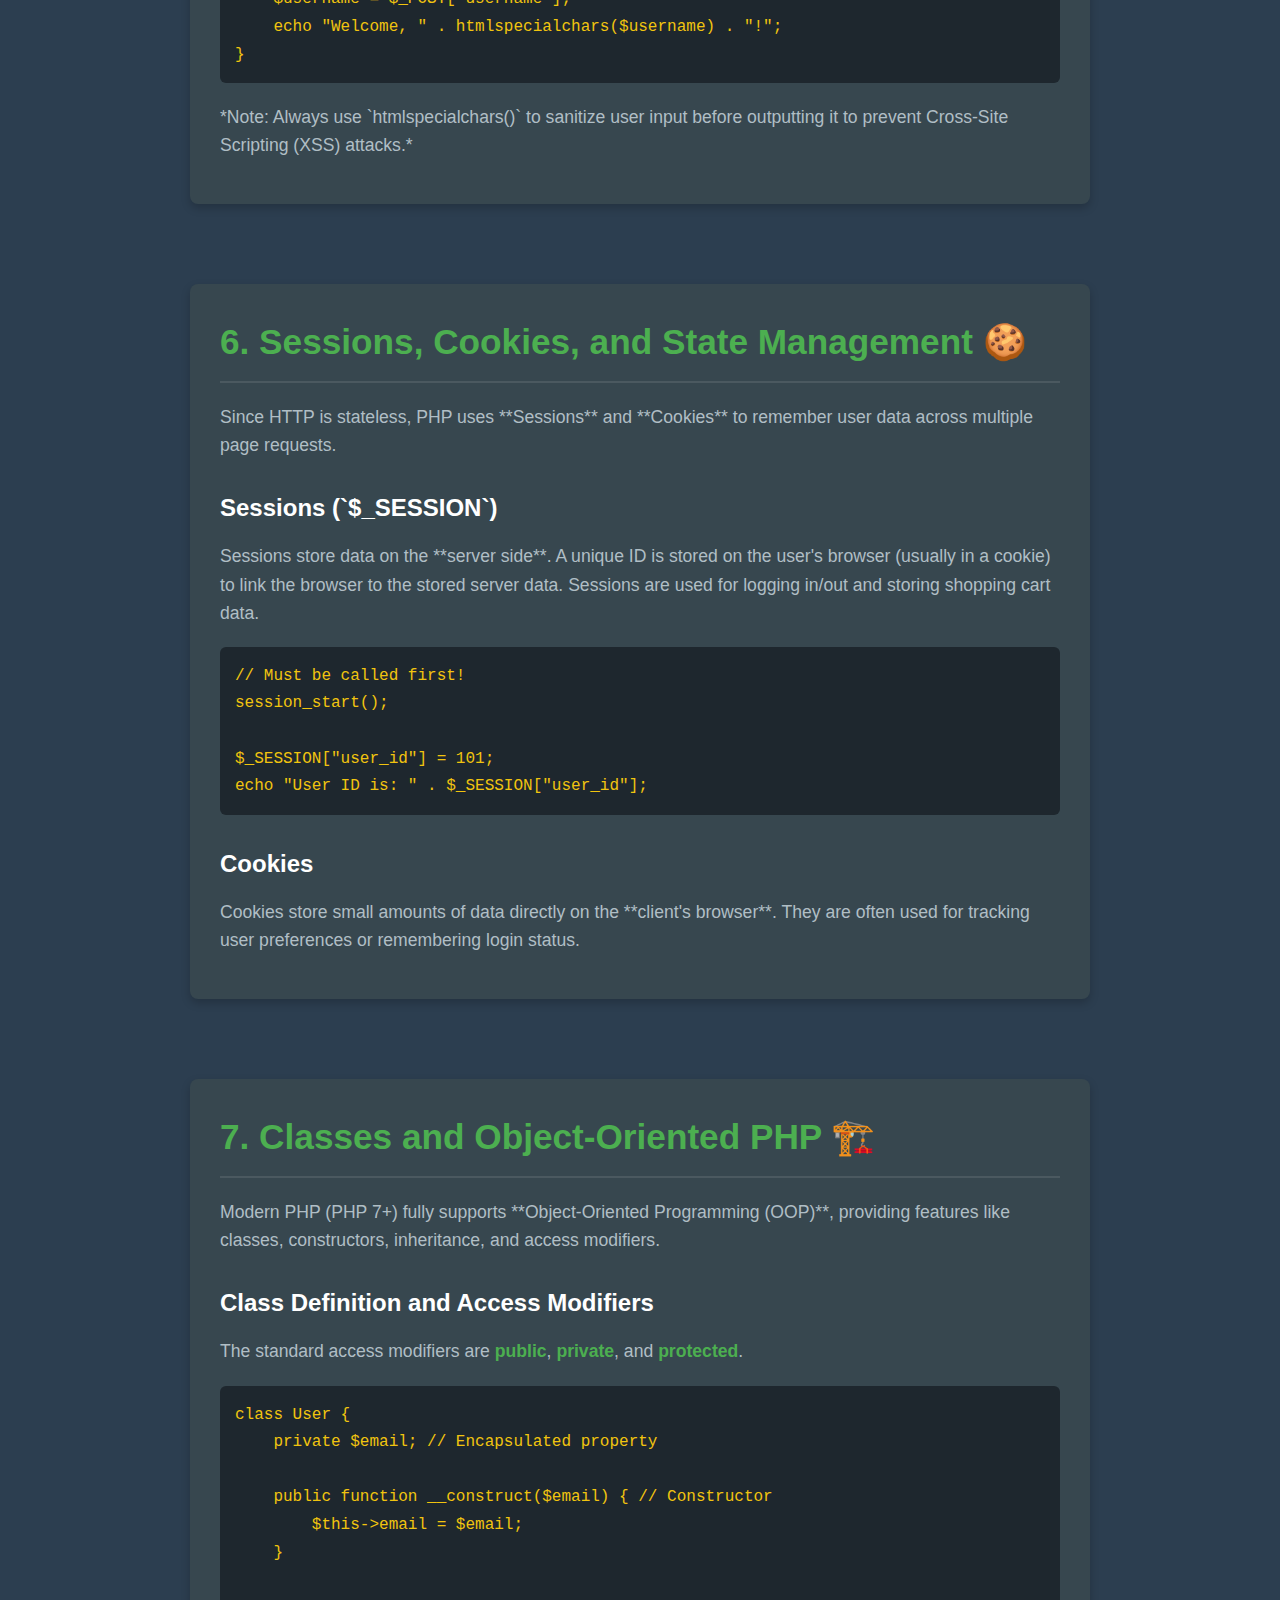
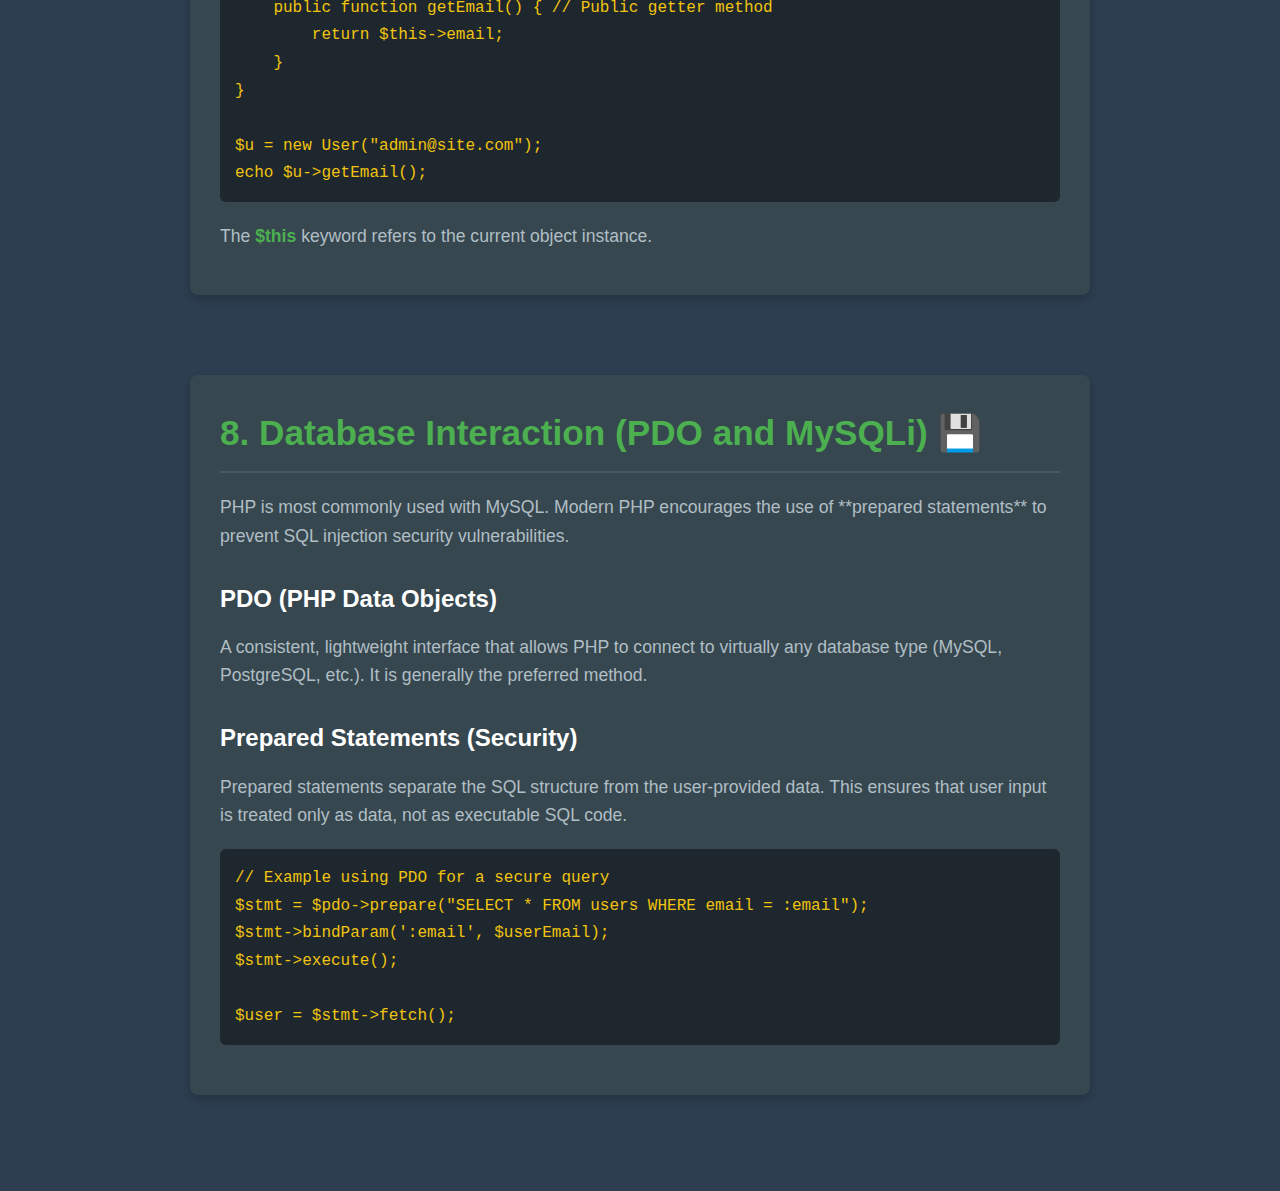
<file: TheSyntax/php.html>
<!DOCTYPE html>
<html lang="en">
<head>
    <meta charset="UTF-8">
    <meta name="viewport" content="width=device-width, initial-scale=1.0">
    <title>The Syntax | PHP Language Deep Dive</title>
    
    <style>
        /* Color Variables */
        :root {
            --dark-navy: #2C3E50; 
            --light-green: #4CAF50; 
            --white-text: #FFFFFF;
            --text-muted: #B0BEC5;
            --card-bg: #37474F; 
            --code-bg: #1e272e;
        }

        /* Base Styles */
        * {
            box-sizing: border-box;
            margin: 0;
            padding: 0;
            font-family: -apple-system, BlinkMacSystemFont, "Segoe UI", Roboto, Helvetica, Arial, sans-serif, "Apple Color Emoji", "Segoe UI Emoji", "Segoe UI Symbol";
            scroll-behavior: smooth;
        }

        body {
            background-color: var(--dark-navy);
            color: var(--white-text);
            min-height: 100vh;
            display: flex;
            flex-direction: column;
            line-height: 1.6;
        }

        /* 1. Header/Navigation Bar Styling */
        header {
            background-color: var(--dark-navy);
            border-bottom: 1px solid rgba(255, 255, 255, 0.1);
        }
        
        .navbar {
            display: flex;
            justify-content: space-between;
            align-items: center;
            padding: 15px 50px;
        }

        .logo {
            font-size: 1.5em;
            font-weight: bold;
            color: var(--white-text);
            margin-right: 30px;
        }

        .links a {
            color: var(--white-text);
            text-decoration: none;
            padding: 0 10px;
            font-size: 0.9em;
            opacity: 0.8;
            white-space: nowrap;
        }
        
        /* Highlight PHP language link (7th link) */
        .links a:nth-child(7) { 
            color: var(--light-green);
            font-weight: bold;
            opacity: 1;
        }

        .actions a { color: var(--white-text); text-decoration: none; margin-left: 10px; }
        .btn-certified { background-color: var(--light-green); padding: 8px 15px; border-radius: 5px; font-weight: bold; }

        /* 2. PHP Language Page Content - Styling Main Sections */
        .php-page-content {
            flex-grow: 1;
            padding: 0px 100px 50px;
            text-align: center;
        }

        /* Essential Topics Grid (Navigation) */
        .topics-section {
            padding: 40px 0;
        }
        
        .topics-section h2 {
            font-size: 2em;
            margin-bottom: 25px;
            text-align: center;
        }

        .topics-list {
            list-style: none;
            padding: 0;
            display: grid;
            grid-template-columns: repeat(auto-fit, minmax(220px, 1fr));
            gap: 15px;
            margin-bottom: 60px;
        }

        .topics-list a {
            text-decoration: none;
            color: inherit;
        }
        
        .topics-list li {
            background-color: var(--card-bg);
            padding: 20px;
            border-left: 4px solid var(--light-green);
            border-radius: 4px;
            font-size: 1em;
            font-weight: bold;
            transition: background-color 0.2s, transform 0.2s;
            cursor: pointer;
            height: 100%;
            display: flex;
            align-items: center;
            justify-content: center;
            text-align: center;
        }

        .topics-list li:hover {
            background-color: #3E5160; 
            transform: translateY(-3px);
        }

        /* Tutorial Content Styles */
        .tutorial-content {
            max-width: 900px;
            margin: 0 auto;
            text-align: left;
            padding-top: 50px;
            margin-top: -50px;
        }
        
        .topic-section {
            margin-bottom: 80px;
            padding: 30px;
            background-color: var(--card-bg);
            border-radius: 8px;
            box-shadow: 0 4px 10px rgba(0, 0, 0, 0.2);
        }

        .topic-section h2 {
            font-size: 2.2em;
            color: var(--light-green);
            margin-bottom: 20px;
            border-bottom: 2px solid rgba(255, 255, 255, 0.1);
            padding-bottom: 10px;
            text-align: left;
        }

        .topic-section h3 {
            font-size: 1.5em;
            margin-top: 30px;
            margin-bottom: 15px;
            color: var(--white-text);
        }

        .topic-section p, .topic-section ul {
            font-size: 1.1em;
            color: var(--text-muted);
            margin-bottom: 15px;
        }

        .topic-section ul {
            margin-left: 20px;
        }

        /* Code Block Styling */
        pre {
            background-color: var(--code-bg);
            padding: 15px;
            border-radius: 6px;
            overflow-x: auto;
            margin: 20px 0;
        }

        code {
            color: #f1c40f; 
            font-family: 'Consolas', 'Monaco', monospace;
            font-size: 1em;
            white-space: pre;
        }
        
        /* Image/Diagram Placeholder Styling */
        .diagram-placeholder {
            background-color: #1a242c;
            border: 1px dashed var(--light-green);
            padding: 20px;
            text-align: center;
            margin: 20px auto;
            color: var(--text-muted);
            font-style: italic;
            border-radius: 4px;
        }
        
        /* Utility */
        .highlight {
            color: var(--light-green);
            font-weight: bold;
        }

        /* 3. Subtle Footer Wave */
        .footer-wave {
            background: linear-gradient(to top, #e0f2ff 0%, #b2dfdb 50%, #80cbc4 100%);
            height: 100px;
            width: 100%;
            margin-top: auto;
        }
    </style>
</head>
<body>

    <header>
        <div class="navbar">
            <div class="logo">The Syntax</div>
            <nav class="links">
                <a href="c.html">C</a>
                <a href="cplus.html">C++</a>
                <a href="java.html">JAVA</a>
                <a href="python.html">PYTHON</a>
                <a href="csharp.html">C#</a>
                <a href="js.html">JAVASCRIPT</a>
                <a href="php.html">PHP</a>
                <a href="mysql.html">MYSQL</a>
            </nav>
            <div class="actions">
                <a href="#" class="log-in-link">Log In</a>
                <a href="#" class="btn-certified">Get Certified</a>
            </div>
        </div>
    </header>

    <main class="php-page-content">
        
        <!-- <section class="hero-section" style="padding-top: 50px;">
            <a href="#tutorial-start" class="btn-start">Start the PHP Course Now</a>
        </section> -->

        <section class="topics-section" id="tutorial-start">
            <h2>Essential PHP Topics</h2>
            <ul class="topics-list">
                <a href="#topic-server"><li>Server-Side Processing and Syntax</li></a>
                <a href="#topic-variables"><li>Variables, Superglobals, and Constants</li></a>
                <a href="#topic-arrays"><li>Arrays (Indexed and Associative)</li></a>
                <a href="#topic-functions"><li>Functions and Scope</li></a>
                <a href="#topic-form-handling"><li>**Form Handling** (GET and POST)</li></a>
                <a href="#topic-sessions"><li>Sessions, Cookies, and State Management</li></a>
                <a href="#topic-oop"><li>Classes and Object-Oriented PHP</li></a>
                <a href="#topic-database"><li>Database Interaction (PDO and MySQLi)</li></a>
            </ul>
        </section>

        <hr style="border-color: rgba(255, 255, 255, 0.1); margin: 40px 0;">

        <div class="tutorial-content">

            <section class="topic-section" id="topic-server">
                <h2>1. Server-Side Processing and Syntax 🖥️</h2>
                <p>PHP is a **server-side scripting language** primarily designed for web development. This means the code runs on the web server before the resulting HTML is sent to the client's browser.</p>
                
                <h3>Integration with HTML</h3>
                <p>PHP code is embedded directly within HTML using special tags. The server executes the PHP, outputs the result as standard HTML, and the client browser never sees the original PHP code.</p>

                <h3>Basic Syntax</h3>
                <p>PHP scripts start with the `<?php` tag and end with `?>`. Statements must be terminated with a semicolon (<span class="highlight">;</span>).</p>
                <pre><code>&lt;!DOCTYPE html&gt;
&lt;html&gt;
&lt;body&gt;

&lt;h1&gt;PHP Example&lt;/h1&gt;
&lt;?php
    // Output text to the browser
    echo "The time is: " . date("H:i:s");
?&gt;

&lt;/body&gt;
&lt;/html&gt;</code></pre>

                <div class="diagram-placeholder">
                    <!-- [Flowchart showing Server Request -> PHP Processor (Apache/Nginx) -> Generates HTML -> Client Browser Receives HTML] -->
                </div>
            </section>

            <section class="topic-section" id="topic-variables">
                <h2>2. Variables, Superglobals, and Constants 💲</h2>
                <p>PHP is loosely (dynamically) typed, meaning you don't declare the variable type. All variables must start with a dollar sign (<span class="highlight">$</span>).</p>
                
                <h3>Basic Variables</h3>
                <pre><code>$name = "Alice"; // String
$age = 30;       // Integer
$is_admin = true;  // Boolean

echo "$name is $age years old."; // Variable interpolation works in double quotes</code></pre>

                <h3>Superglobals</h3>
                <p>These are built-in variables that are always available in all scopes. They are used to manage environment data, user input, and session information:</p>
                <ul>
                    <li><span class="highlight">$_GET</span>: Collects form data sent via the URL.</li>
                    <li><span class="highlight">$_POST</span>: Collects form data sent via the HTTP body.</li>
                    <li><span class="highlight">$_SESSION</span>: Stores user variables across multiple pages.</li>
                </ul>
            </section>

            <section class="topic-section" id="topic-arrays">
                <h2>3. Arrays (Indexed and Associative) 🗂️</h2>
                <p>PHP arrays are extremely flexible and can hold elements of different data types. They serve two primary roles:</p>

                <h3>Indexed Arrays</h3>
                <p>Arrays where elements are accessed using a numeric index (starting at 0).</p>
                <pre><code>$fruits = array("Apple", "Banana", "Cherry");
echo $fruits[1]; // Output: Banana</code></pre>
                
                <h3>Associative Arrays (Maps)</h3>
                <p>Arrays where elements are accessed using named keys (strings). This is similar to Python dictionaries or JavaScript objects.</p>
                <pre><code>$person = [
    "name" => "Bob",
    "email" => "bob@example.com",
    "age" => 45
];
echo $person["name"]; // Output: Bob</code></pre>
                <div class="diagram-placeholder">
                    <!-- [Diagram illustrating an Associative Array in PHP showing 'name' pointing to 'Bob' and 'age' pointing to 45] -->
                </div>
            </section>

            <section class="topic-section" id="topic-functions">
                <h2>4. Functions and Scope 🧱</h2>
                <p>Functions are blocks of code that can be reused throughout a program.</p>

                <h3>Function Definition</h3>
                <p>Functions are defined using the <span class="highlight">function</span> keyword. They can optionally specify return types and argument types (strict typing is optional).</p>
                <pre><code>function calculate_tax(float $price): float {
    $tax_rate = 0.10;
    return $price * $tax_rate;
}

$cost = calculate_tax(100.0); // Output: 10.0</code></pre>
                
                <h3>Variable Scope</h3>
                <p>Variables declared outside a function are **global** and cannot be used directly inside a function unless imported via the <span class="highlight">global</span> keyword or passed as an argument.</p>
                <pre><code>$global_message = "World";

function greet() {
    global $global_message; // Import global variable
    echo "Hello $global_message"; 
}</code></pre>
            </section>

            <section class="topic-section" id="topic-form-handling">
                <h2>5. Form Handling (GET and POST) 📥</h2>
                <p>Handling user input from HTML forms is PHP's core strength, managed via the `$_GET` and `$_POST` superglobals.</p>

                <h3>GET vs. POST</h3>
                <ul>
                    <li><span class="highlight">GET</span>: Appends form data to the URL (visible). Used for non-sensitive data, like search queries.</li>
                    <li><span class="highlight">POST</span>: Sends form data in the HTTP request body (invisible in the URL). Used for sensitive data, like passwords or large file uploads.</li>
                </ul>

                <h3>Example: POST Data Retrieval</h3>
                <pre><code>// Assuming the form field name is 'username'
if ($_SERVER["REQUEST_METHOD"] == "POST") {
    $username = $_POST['username'];
    echo "Welcome, " . htmlspecialchars($username) . "!";
}</code></pre>
                <p>*Note: Always use `htmlspecialchars()` to sanitize user input before outputting it to prevent Cross-Site Scripting (XSS) attacks.*</p>
            </section>

            <section class="topic-section" id="topic-sessions">
                <h2>6. Sessions, Cookies, and State Management 🍪</h2>
                <p>Since HTTP is stateless, PHP uses **Sessions** and **Cookies** to remember user data across multiple page requests.</p>

                <h3>Sessions (`$_SESSION`)</h3>
                <p>Sessions store data on the **server side**. A unique ID is stored on the user's browser (usually in a cookie) to link the browser to the stored server data. Sessions are used for logging in/out and storing shopping cart data.</p>
                <pre><code>// Must be called first!
session_start(); 

$_SESSION["user_id"] = 101; 
echo "User ID is: " . $_SESSION["user_id"];</code></pre>

                <h3>Cookies</h3>
                <p>Cookies store small amounts of data directly on the **client's browser**. They are often used for tracking user preferences or remembering login status.</p>
            </section>
            
            <section class="topic-section" id="topic-oop">
                <h2>7. Classes and Object-Oriented PHP 🏗️</h2>
                <p>Modern PHP (PHP 7+) fully supports **Object-Oriented Programming (OOP)**, providing features like classes, constructors, inheritance, and access modifiers.</p>

                <h3>Class Definition and Access Modifiers</h3>
                <p>The standard access modifiers are <span class="highlight">public</span>, <span class="highlight">private</span>, and <span class="highlight">protected</span>.</p>
                <pre><code>class User {
    private $email; // Encapsulated property

    public function __construct($email) { // Constructor
        $this->email = $email;
    }
    
    public function getEmail() { // Public getter method
        return $this->email;
    }
}

$u = new User("admin@site.com");
echo $u->getEmail();</code></pre>
                <p>The <span class="highlight">$this</span> keyword refers to the current object instance.</p>
            </section>
            
            <section class="topic-section" id="topic-database">
                <h2>8. Database Interaction (PDO and MySQLi) 💾</h2>
                <p>PHP is most commonly used with MySQL. Modern PHP encourages the use of **prepared statements** to prevent SQL injection security vulnerabilities.</p>

                <h3>PDO (PHP Data Objects)</h3>
                <p>A consistent, lightweight interface that allows PHP to connect to virtually any database type (MySQL, PostgreSQL, etc.). It is generally the preferred method.</p>

                <h3>Prepared Statements (Security)</h3>
                <p>Prepared statements separate the SQL structure from the user-provided data. This ensures that user input is treated only as data, not as executable SQL code.</p>
                <pre><code>// Example using PDO for a secure query
$stmt = $pdo->prepare("SELECT * FROM users WHERE email = :email");
$stmt->bindParam(':email', $userEmail);
$stmt->execute();

$user = $stmt->fetch();</code></pre>
            </section>

        </div>
        
    </main>

    <div class="footer-wave"></div> 

</body>
</html>
</file>
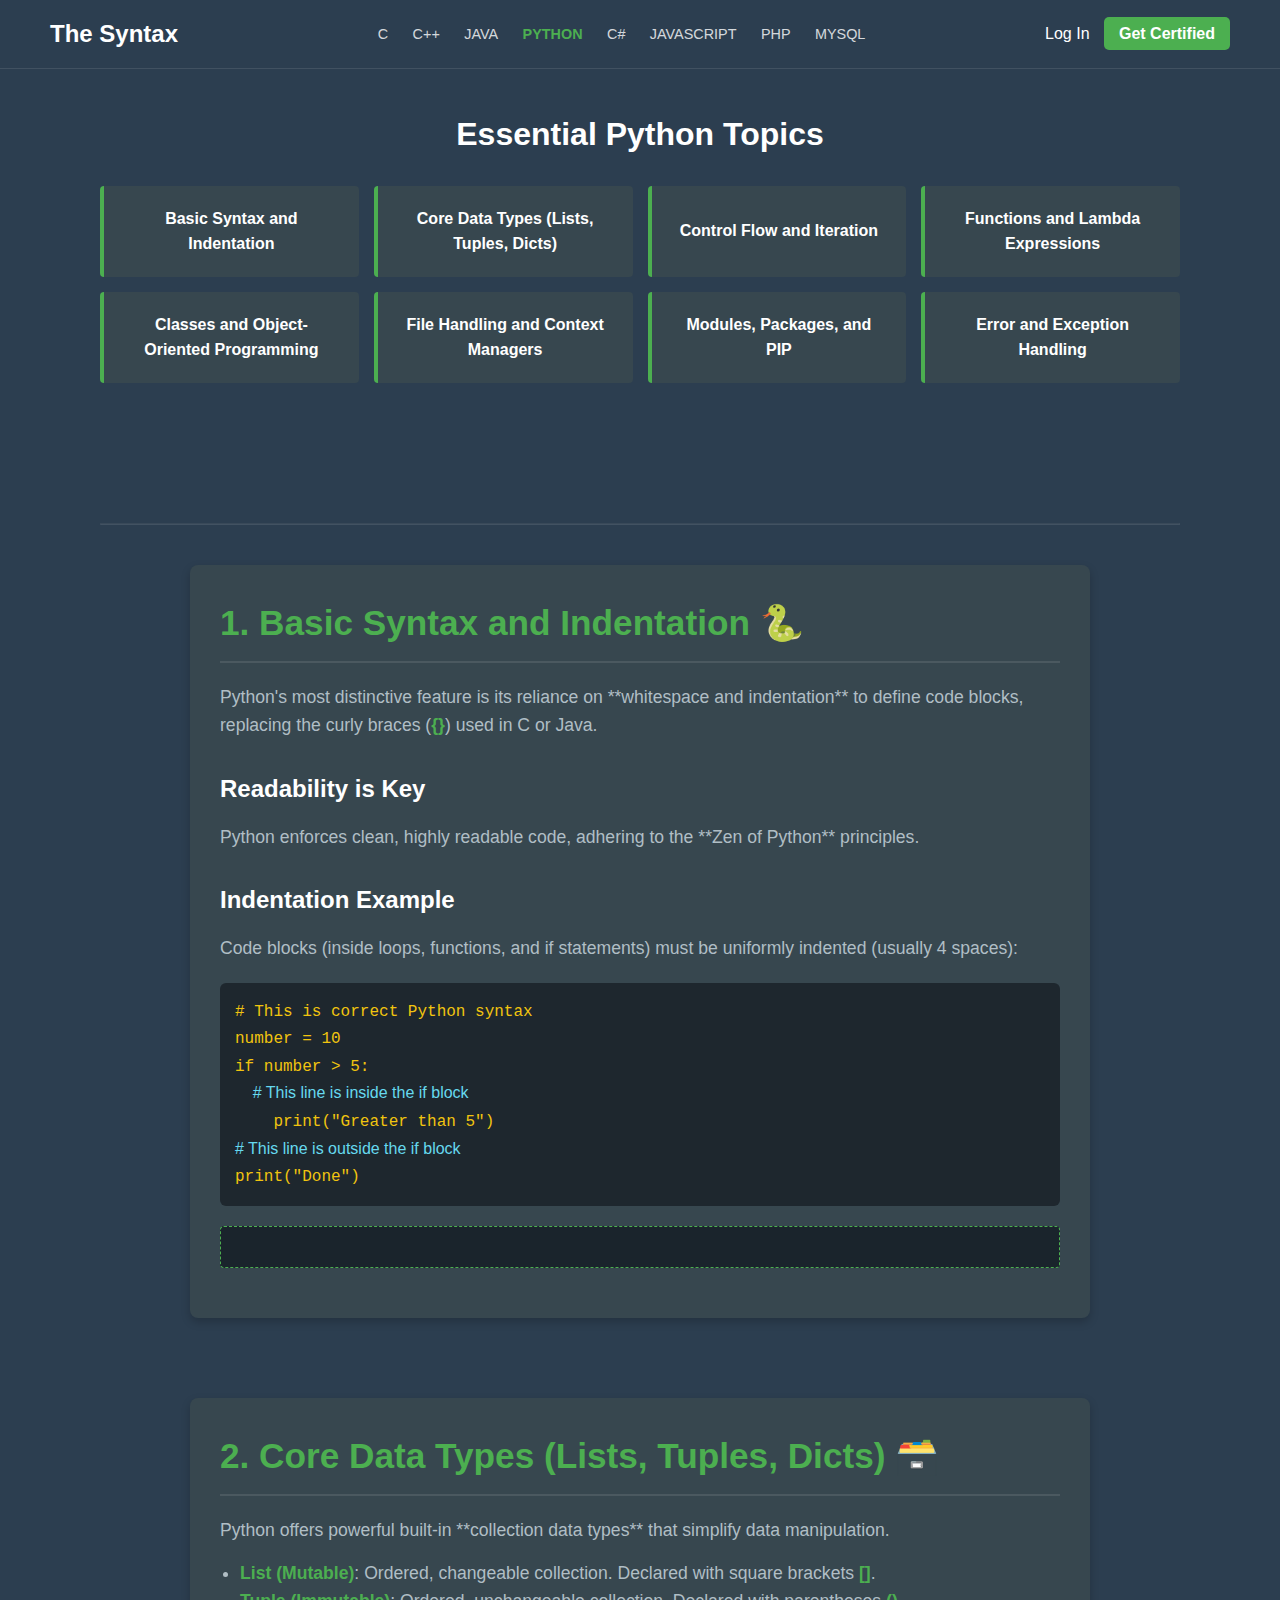
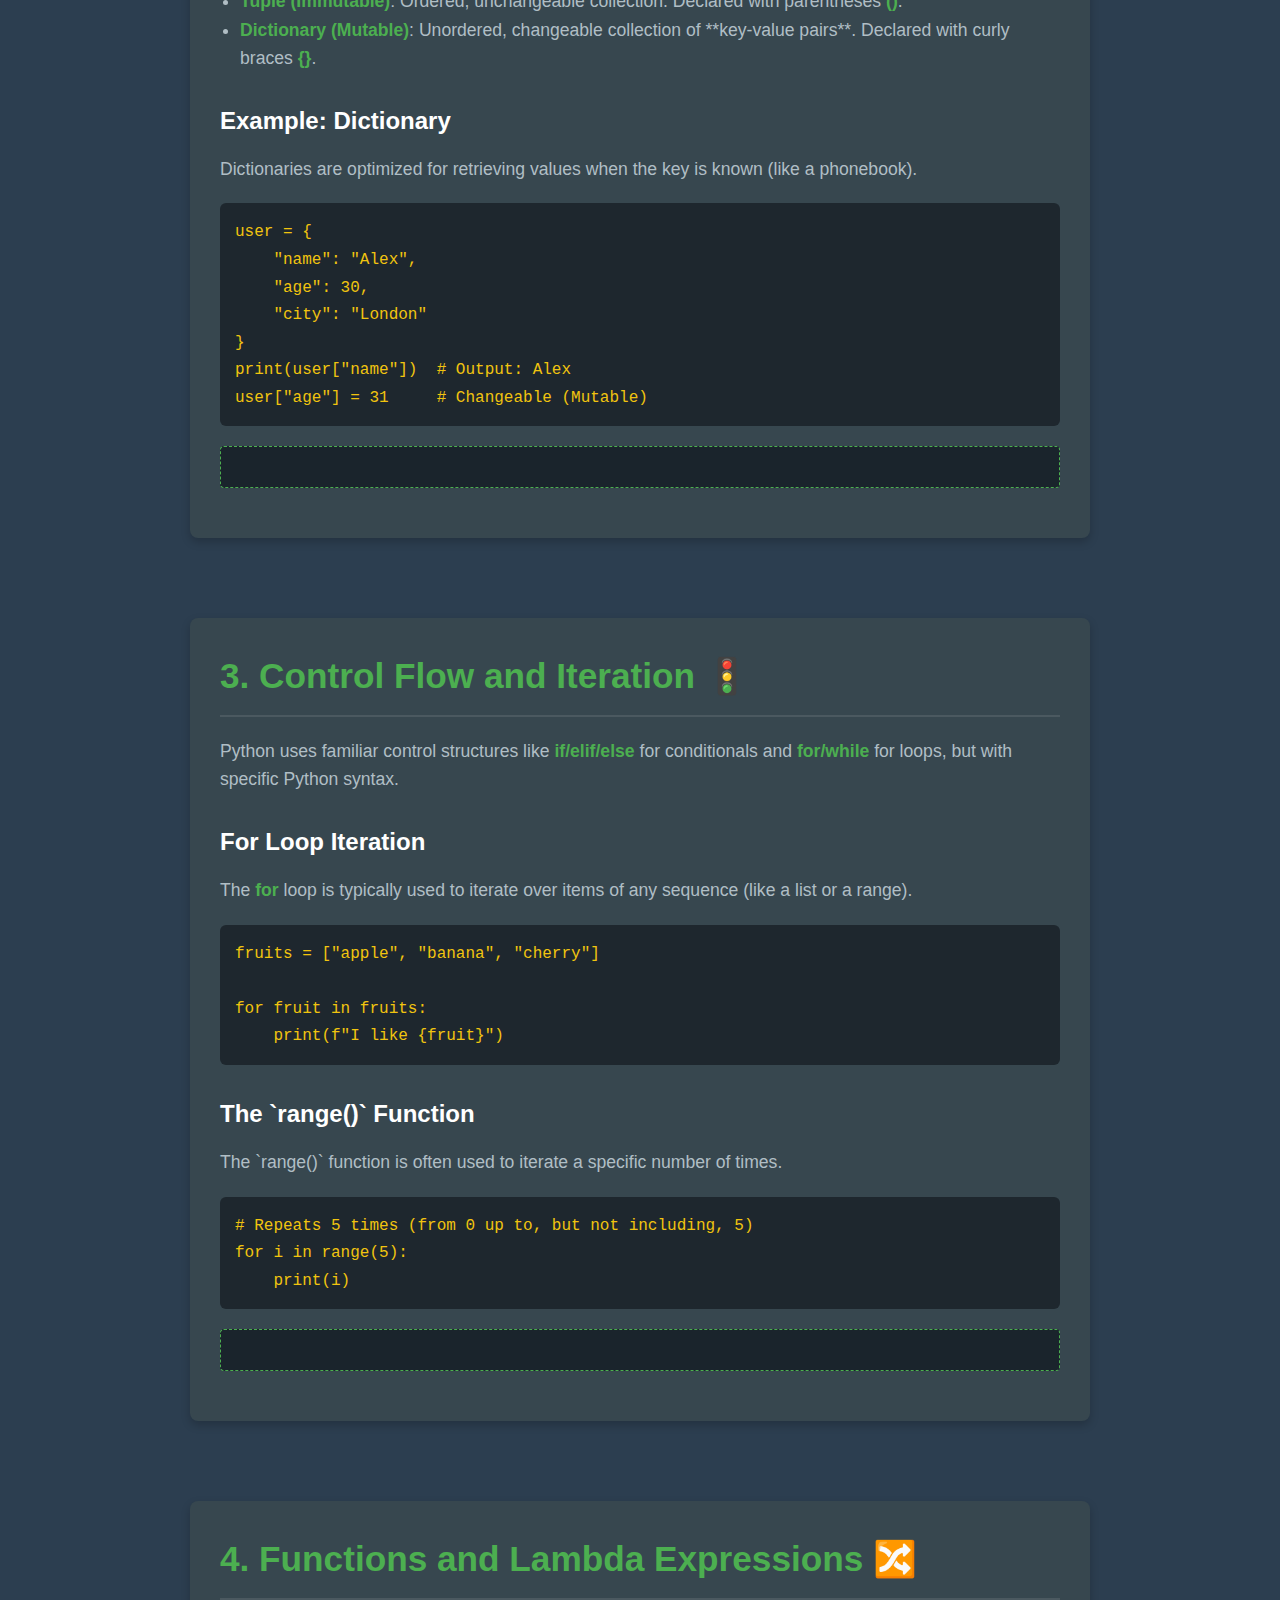
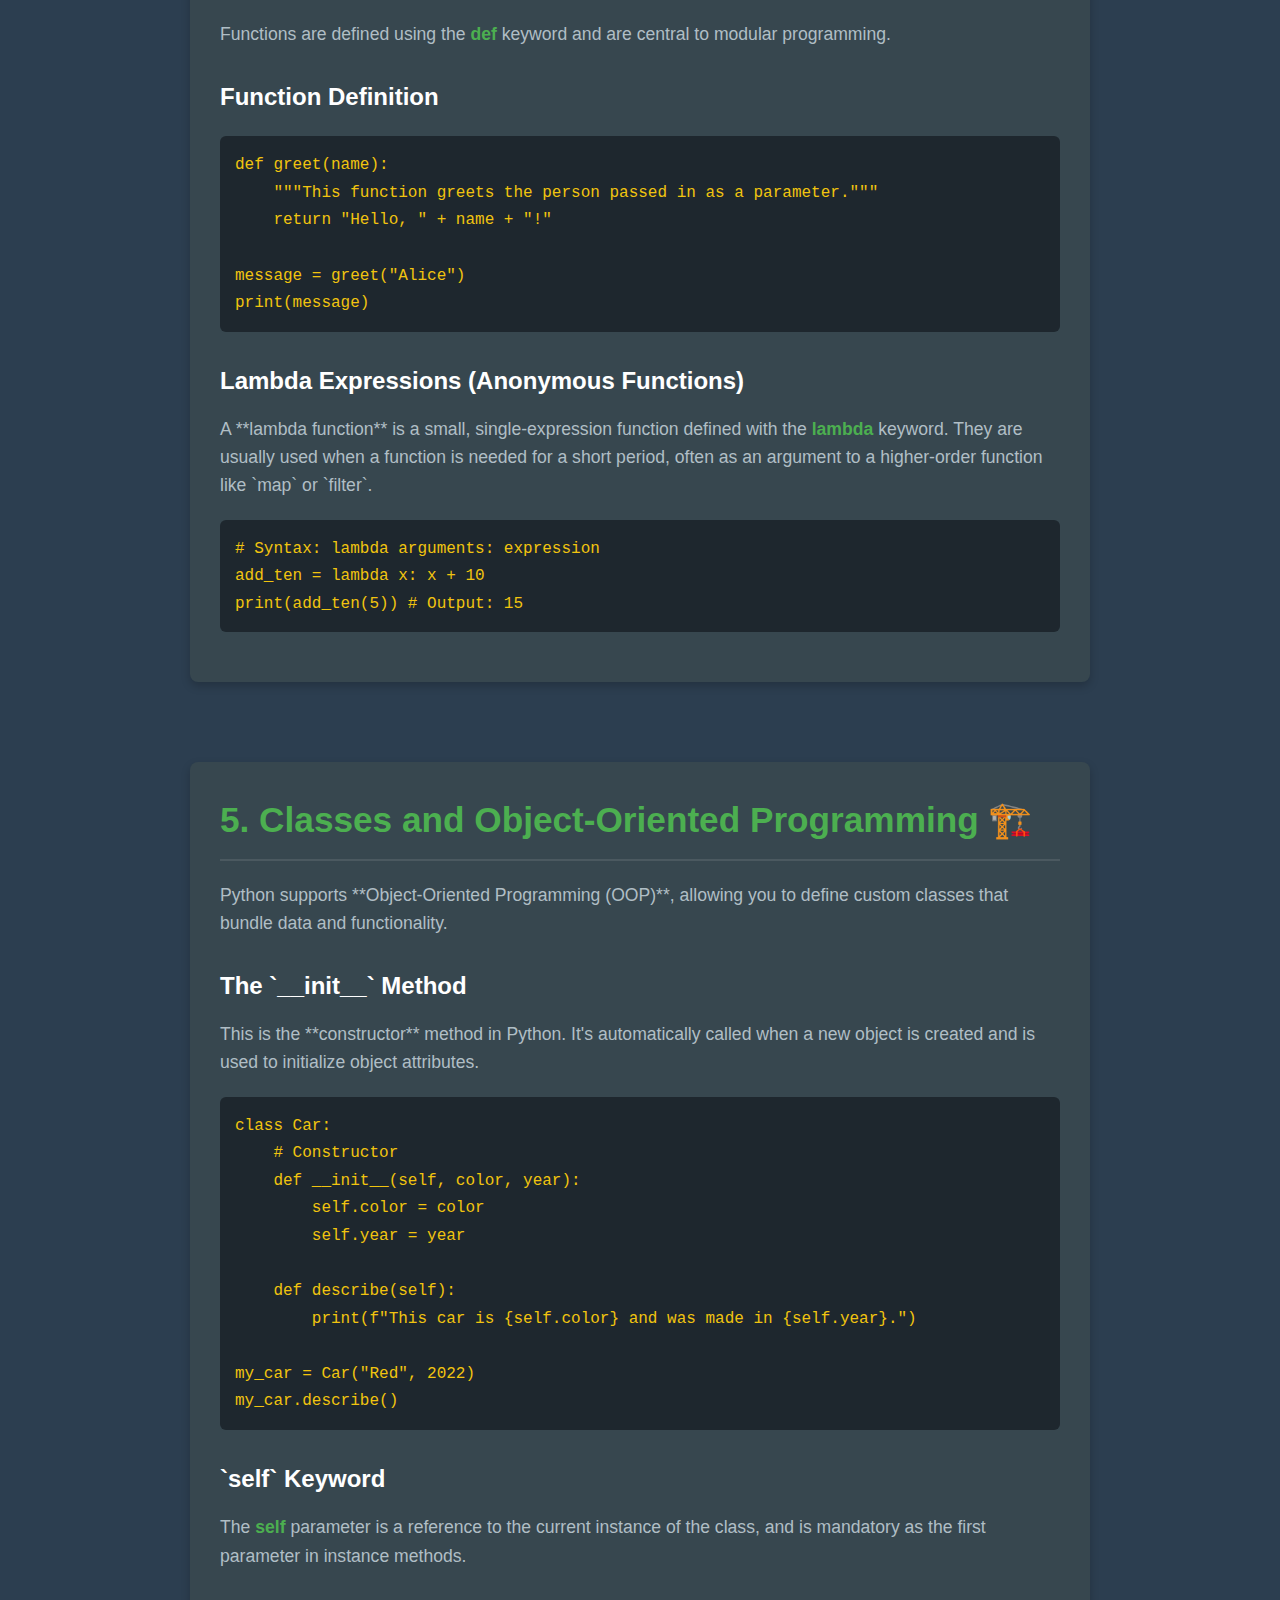
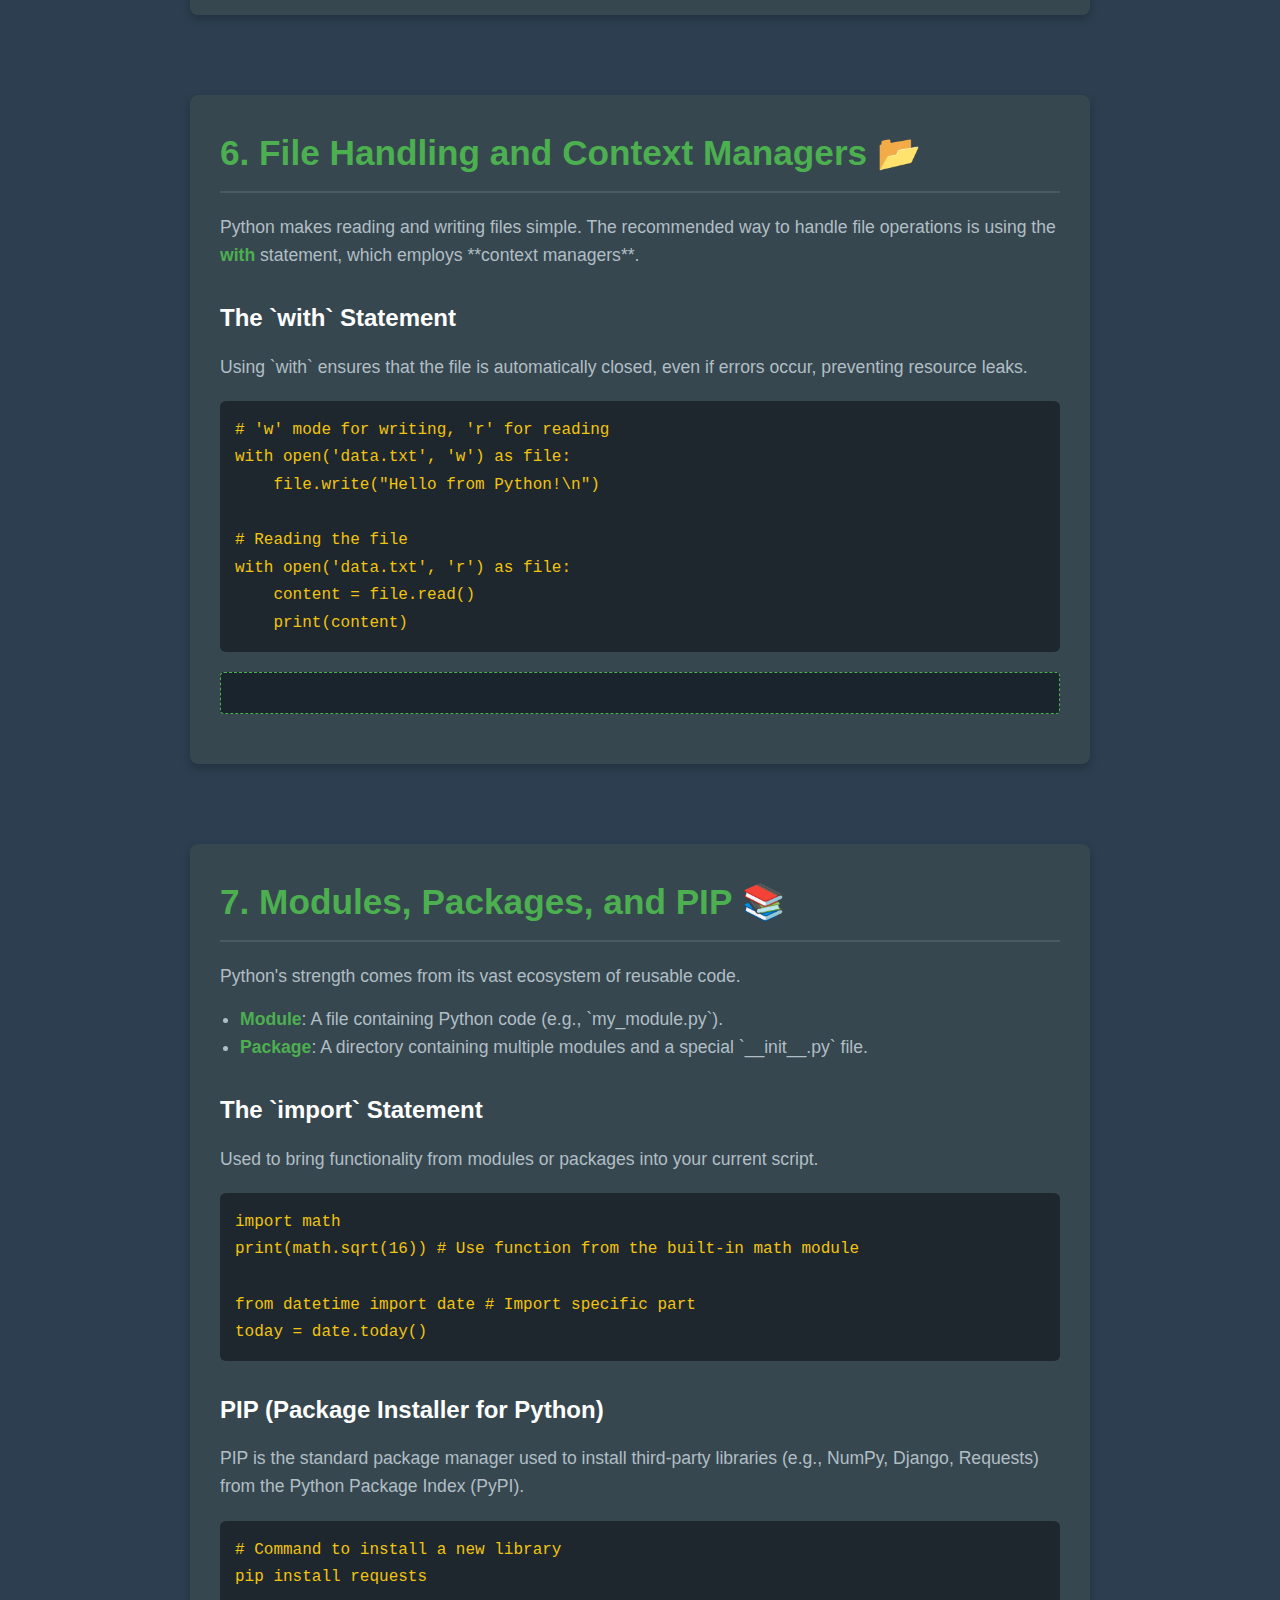
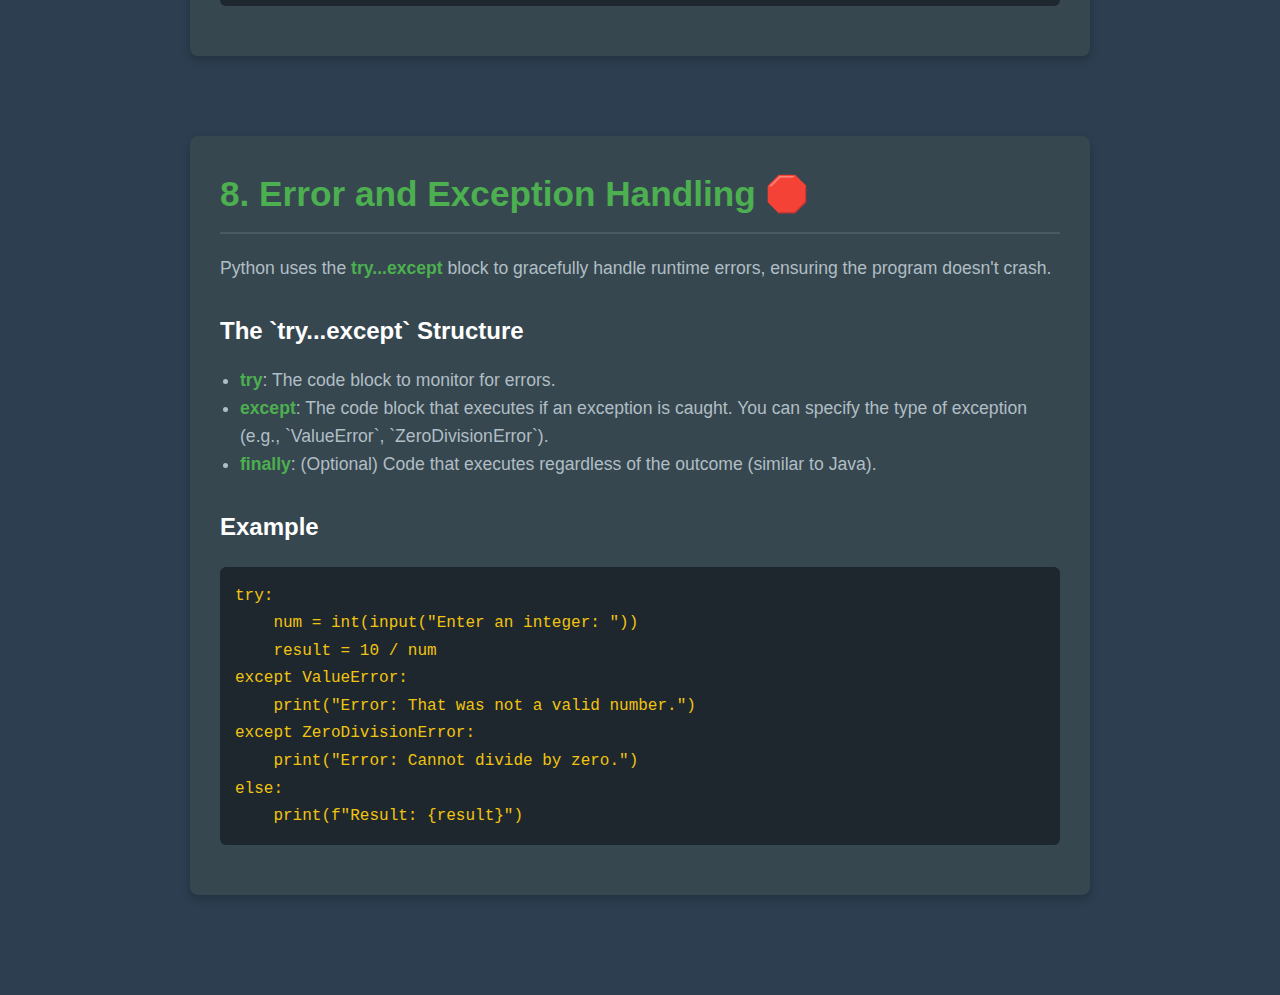
<file: TheSyntax/python.html>
<!DOCTYPE html>
<html lang="en">
<head>
    <meta charset="UTF-8">
    <meta name="viewport" content="width=device-width, initial-scale=1.0">
    <title>The Syntax | Python Language Deep Dive</title>
    
    <style>
        /* Color Variables */
        :root {
            --dark-navy: #2C3E50; 
            --light-green: #4CAF50; 
            --white-text: #FFFFFF;
            --text-muted: #B0BEC5;
            --card-bg: #37474F; 
            --code-bg: #1e272e;
        }

        /* Base Styles */
        * {
            box-sizing: border-box;
            margin: 0;
            padding: 0;
            font-family: -apple-system, BlinkMacSystemFont, "Segoe UI", Roboto, Helvetica, Arial, sans-serif, "Apple Color Emoji", "Segoe UI Emoji", "Segoe UI Symbol";
            scroll-behavior: smooth;
        }

        body {
            background-color: var(--dark-navy);
            color: var(--white-text);
            min-height: 100vh;
            display: flex;
            flex-direction: column;
            line-height: 1.6;
        }

        /* 1. Header/Navigation Bar Styling */
        header {
            background-color: var(--dark-navy);
            border-bottom: 1px solid rgba(255, 255, 255, 0.1);
        }
        
        .navbar {
            display: flex;
            justify-content: space-between;
            align-items: center;
            padding: 15px 50px;
        }

        .logo {
            font-size: 1.5em;
            font-weight: bold;
            color: var(--white-text);
            margin-right: 30px;
        }

        .links a {
            color: var(--white-text);
            text-decoration: none;
            padding: 0 10px;
            font-size: 0.9em;
            opacity: 0.8;
            white-space: nowrap;
        }
        
        /* Highlight PYTHON language link (4th link) */
        .links a:nth-child(4) { 
            color: var(--light-green);
            font-weight: bold;
            opacity: 1;
        }

        .actions a { color: var(--white-text); text-decoration: none; margin-left: 10px; }
        .btn-certified { background-color: var(--light-green); padding: 8px 15px; border-radius: 5px; font-weight: bold; }

        /* 2. Python Language Page Content - Styling Main Sections */
        .python-page-content {
            flex-grow: 1;
            padding: 0px 100px 50px;
            text-align: center;
        }

        /* Essential Topics Grid (Navigation) */
        .topics-section {
            padding: 40px 0;
        }
        
        .topics-section h2 {
            font-size: 2em;
            margin-bottom: 25px;
            text-align: center;
        }

        .topics-list {
            list-style: none;
            padding: 0;
            display: grid;
            grid-template-columns: repeat(auto-fit, minmax(220px, 1fr));
            gap: 15px;
            margin-bottom: 60px;
        }

        .topics-list a {
            text-decoration: none;
            color: inherit;
        }
        
        .topics-list li {
            background-color: var(--card-bg);
            padding: 20px;
            border-left: 4px solid var(--light-green);
            border-radius: 4px;
            font-size: 1em;
            font-weight: bold;
            transition: background-color 0.2s, transform 0.2s;
            cursor: pointer;
            height: 100%;
            display: flex;
            align-items: center;
            justify-content: center;
            text-align: center;
        }

        .topics-list li:hover {
            background-color: #3E5160; 
            transform: translateY(-3px);
        }

        /* Tutorial Content Styles */
        .tutorial-content {
            max-width: 900px;
            margin: 0 auto;
            text-align: left;
            padding-top: 50px;
            margin-top: -50px;
        }
        
        .topic-section {
            margin-bottom: 80px;
            padding: 30px;
            background-color: var(--card-bg);
            border-radius: 8px;
            box-shadow: 0 4px 10px rgba(0, 0, 0, 0.2);
        }

        .topic-section h2 {
            font-size: 2.2em;
            color: var(--light-green);
            margin-bottom: 20px;
            border-bottom: 2px solid rgba(255, 255, 255, 0.1);
            padding-bottom: 10px;
            text-align: left;
        }

        .topic-section h3 {
            font-size: 1.5em;
            margin-top: 30px;
            margin-bottom: 15px;
            color: var(--white-text);
        }

        .topic-section p, .topic-section ul {
            font-size: 1.1em;
            color: var(--text-muted);
            margin-bottom: 15px;
        }

        .topic-section ul {
            margin-left: 20px;
        }

        /* Code Block Styling */
        pre {
            background-color: var(--code-bg);
            padding: 15px;
            border-radius: 6px;
            overflow-x: auto;
            margin: 20px 0;
        }

        code {
            color: #f1c40f; 
            font-family: 'Consolas', 'Monaco', monospace;
            font-size: 1em;
            white-space: pre;
        }
        
        /* Image/Diagram Placeholder Styling */
        .diagram-placeholder {
            background-color: #1a242c;
            border: 1px dashed var(--light-green);
            padding: 20px;
            text-align: center;
            margin: 20px auto;
            color: var(--text-muted);
            font-style: italic;
            border-radius: 4px;
        }
        
        /* Utility */
        .highlight {
            color: var(--light-green);
            font-weight: bold;
        }

        /* 3. Subtle Footer Wave */
        .footer-wave {
            background: linear-gradient(to top, #e0f2f1 0%, #b2dfdb 50%, #80cbc4 100%);
            height: 100px;
            width: 100%;
            margin-top: auto;
        }
    </style>
</head>
<body>

    <header>
        <div class="navbar">
            <div class="logo">The Syntax</div>
            <nav class="links">
                <a href="c.html">C</a>
                <a href="cplus.html">C++</a>
                <a href="java.html">JAVA</a>
                <a href="python.html">PYTHON</a>
                <a href="csharp.html">C#</a>
                <a href="js.html">JAVASCRIPT</a>
                <a href="php.html">PHP</a>
                <a href="mysql.html">MYSQL</a>
            </nav>
            <div class="actions">
                <a href="#" class="log-in-link">Log In</a>
                <a href="#" class="btn-certified">Get Certified</a>
            </div>
        </div>
    </header>

    <main class="python-page-content">
        
        <!-- <section class="hero-section" style="padding-top: 50px;">
            <a href="#tutorial-start" class="btn-start">Start the Python Course Now</a>
        </section> -->

        <section class="topics-section" id="tutorial-start">
            <h2>Essential Python Topics</h2>
            <ul class="topics-list">
                <a href="#topic-syntax"><li>Basic Syntax and Indentation</li></a>
                <a href="#topic-data-types"><li>Core Data Types (Lists, Tuples, Dicts)</li></a>
                <a href="#topic-flow"><li>Control Flow and Iteration</li></a>
                <a href="#topic-functions"><li>Functions and Lambda Expressions</li></a>
                <a href="#topic-oop"><li>Classes and Object-Oriented Programming</li></a>
                <a href="#topic-files"><li>File Handling and Context Managers</li></a>
                <a href="#topic-modules"><li>Modules, Packages, and PIP</li></a>
                <a href="#topic-exceptions"><li>Error and Exception Handling</li></a>
            </ul>
        </section>

        <hr style="border-color: rgba(255, 255, 255, 0.1); margin: 40px 0;">

        <div class="tutorial-content">

            <section class="topic-section" id="topic-syntax">
                <h2>1. Basic Syntax and Indentation 🐍</h2>
                <p>Python's most distinctive feature is its reliance on **whitespace and indentation** to define code blocks, replacing the curly braces (<span class="highlight">{}</span>) used in C or Java.</p>
                
                <h3>Readability is Key</h3>
                <p>Python enforces clean, highly readable code, adhering to the **Zen of Python** principles.</p>
                
                <h3>Indentation Example</h3>
                <p>Code blocks (inside loops, functions, and if statements) must be uniformly indented (usually 4 spaces):</p>
                <pre><code># This is correct Python syntax
number = 10 
if number > 5:
<span style="color: #66d9ef;">    # This line is inside the if block</span>
    print("Greater than 5") 
<span style="color: #66d9ef;"># This line is outside the if block</span>
print("Done")</code></pre>
                
                <div class="diagram-placeholder">
                    <!-- [Diagram illustrating Python code blocks defined by 4 spaces of indentation versus curly braces in other languages] -->
                </div>
            </section>

            <section class="topic-section" id="topic-data-types">
                <h2>2. Core Data Types (Lists, Tuples, Dicts) 🗃️</h2>
                <p>Python offers powerful built-in **collection data types** that simplify data manipulation.</p>
                
                <ul>
                    <li><span class="highlight">List (Mutable)</span>: Ordered, changeable collection. Declared with square brackets <span class="highlight">[]</span>.</li>
                    <li><span class="highlight">Tuple (Immutable)</span>: Ordered, unchangeable collection. Declared with parentheses <span class="highlight">()</span>.</li>
                    <li><span class="highlight">Dictionary (Mutable)</span>: Unordered, changeable collection of **key-value pairs**. Declared with curly braces <span class="highlight">{}</span>.</li>
                </ul>

                <h3>Example: Dictionary</h3>
                <p>Dictionaries are optimized for retrieving values when the key is known (like a phonebook).</p>
                <pre><code>user = {
    "name": "Alex",
    "age": 30,
    "city": "London"
}
print(user["name"])  # Output: Alex
user["age"] = 31     # Changeable (Mutable)</code></pre>

                <div class="diagram-placeholder">
                    <!-- [Diagram showing a Python Dictionary with key-value pairs stored in memory] -->
                </div>
            </section>

            <section class="topic-section" id="topic-flow">
                <h2>3. Control Flow and Iteration 🚦</h2>
                <p>Python uses familiar control structures like <span class="highlight">if/elif/else</span> for conditionals and <span class="highlight">for/while</span> for loops, but with specific Python syntax.</p>

                <h3>For Loop Iteration</h3>
                <p>The <span class="highlight">for</span> loop is typically used to iterate over items of any sequence (like a list or a range).</p>
                <pre><code>fruits = ["apple", "banana", "cherry"]

for fruit in fruits:
    print(f"I like {fruit}")</code></pre>
                
                <h3>The `range()` Function</h3>
                <p>The `range()` function is often used to iterate a specific number of times.</p>
                <pre><code># Repeats 5 times (from 0 up to, but not including, 5)
for i in range(5):
    print(i) </code></pre>
                <div class="diagram-placeholder">
                    <!-- [Flowchart of a Python For Loop showing iteration over an iterable list] -->
                </div>
            </section>

            <section class="topic-section" id="topic-functions">
                <h2>4. Functions and Lambda Expressions 🔀</h2>
                <p>Functions are defined using the <span class="highlight">def</span> keyword and are central to modular programming.</p>

                <h3>Function Definition</h3>
                <pre><code>def greet(name):
    """This function greets the person passed in as a parameter."""
    return "Hello, " + name + "!"

message = greet("Alice") 
print(message)</code></pre>

                <h3>Lambda Expressions (Anonymous Functions)</h3>
                <p>A **lambda function** is a small, single-expression function defined with the <span class="highlight">lambda</span> keyword. They are usually used when a function is needed for a short period, often as an argument to a higher-order function like `map` or `filter`.</p>
                <pre><code># Syntax: lambda arguments: expression
add_ten = lambda x: x + 10
print(add_ten(5)) # Output: 15</code></pre>
            </section>
            
            <section class="topic-section" id="topic-oop">
                <h2>5. Classes and Object-Oriented Programming 🏗️</h2>
                <p>Python supports **Object-Oriented Programming (OOP)**, allowing you to define custom classes that bundle data and functionality.</p>

                <h3>The `__init__` Method</h3>
                <p>This is the **constructor** method in Python. It's automatically called when a new object is created and is used to initialize object attributes.</p>
                <pre><code>class Car:
    # Constructor
    def __init__(self, color, year):
        self.color = color 
        self.year = year
        
    def describe(self):
        print(f"This car is {self.color} and was made in {self.year}.")

my_car = Car("Red", 2022) 
my_car.describe()</code></pre>

                <h3>`self` Keyword</h3>
                <p>The <span class="highlight">self</span> parameter is a reference to the current instance of the class, and is mandatory as the first parameter in instance methods.</p>
            </section>

            <section class="topic-section" id="topic-files">
                <h2>6. File Handling and Context Managers 📂</h2>
                <p>Python makes reading and writing files simple. The recommended way to handle file operations is using the <span class="highlight">with</span> statement, which employs **context managers**.</p>

                <h3>The `with` Statement</h3>
                <p>Using `with` ensures that the file is automatically closed, even if errors occur, preventing resource leaks.</p>
                <pre><code># 'w' mode for writing, 'r' for reading
with open('data.txt', 'w') as file:
    file.write("Hello from Python!\n")
    
# Reading the file
with open('data.txt', 'r') as file:
    content = file.read()
    print(content)</code></pre>

                <div class="diagram-placeholder">
                    <!-- [Flowchart illustrating file handling with 'with open': start -> open file -> execute block -> automatically close file] -->
                </div>
            </section>
            
            <section class="topic-section" id="topic-modules">
                <h2>7. Modules, Packages, and PIP 📚</h2>
                <p>Python's strength comes from its vast ecosystem of reusable code.</p>

                <ul>
                    <li><span class="highlight">Module</span>: A file containing Python code (e.g., `my_module.py`).</li>
                    <li><span class="highlight">Package</span>: A directory containing multiple modules and a special `__init__.py` file.</li>
                </ul>

                <h3>The `import` Statement</h3>
                <p>Used to bring functionality from modules or packages into your current script.</p>
                <pre><code>import math 
print(math.sqrt(16)) # Use function from the built-in math module

from datetime import date # Import specific part
today = date.today()</code></pre>

                <h3>PIP (Package Installer for Python)</h3>
                <p>PIP is the standard package manager used to install third-party libraries (e.g., NumPy, Django, Requests) from the Python Package Index (PyPI).</p>
                <pre><code># Command to install a new library
pip install requests</code></pre>
            </section>
            
            <section class="topic-section" id="topic-exceptions">
                <h2>8. Error and Exception Handling 🛑</h2>
                <p>Python uses the <span class="highlight">try...except</span> block to gracefully handle runtime errors, ensuring the program doesn't crash.</p>

                <h3>The `try...except` Structure</h3>
                <ul>
                    <li><span class="highlight">try</span>: The code block to monitor for errors.</li>
                    <li><span class="highlight">except</span>: The code block that executes if an exception is caught. You can specify the type of exception (e.g., `ValueError`, `ZeroDivisionError`).</li>
                    <li><span class="highlight">finally</span>: (Optional) Code that executes regardless of the outcome (similar to Java).</li>
                </ul>

                <h3>Example</h3>
                <pre><code>try:
    num = int(input("Enter an integer: "))
    result = 10 / num
except ValueError:
    print("Error: That was not a valid number.")
except ZeroDivisionError:
    print("Error: Cannot divide by zero.")
else:
    print(f"Result: {result}")</code></pre>
            </section>

        </div>
        
    </main>

    <div class="footer-wave"></div> 

</body>
</html>
</file>
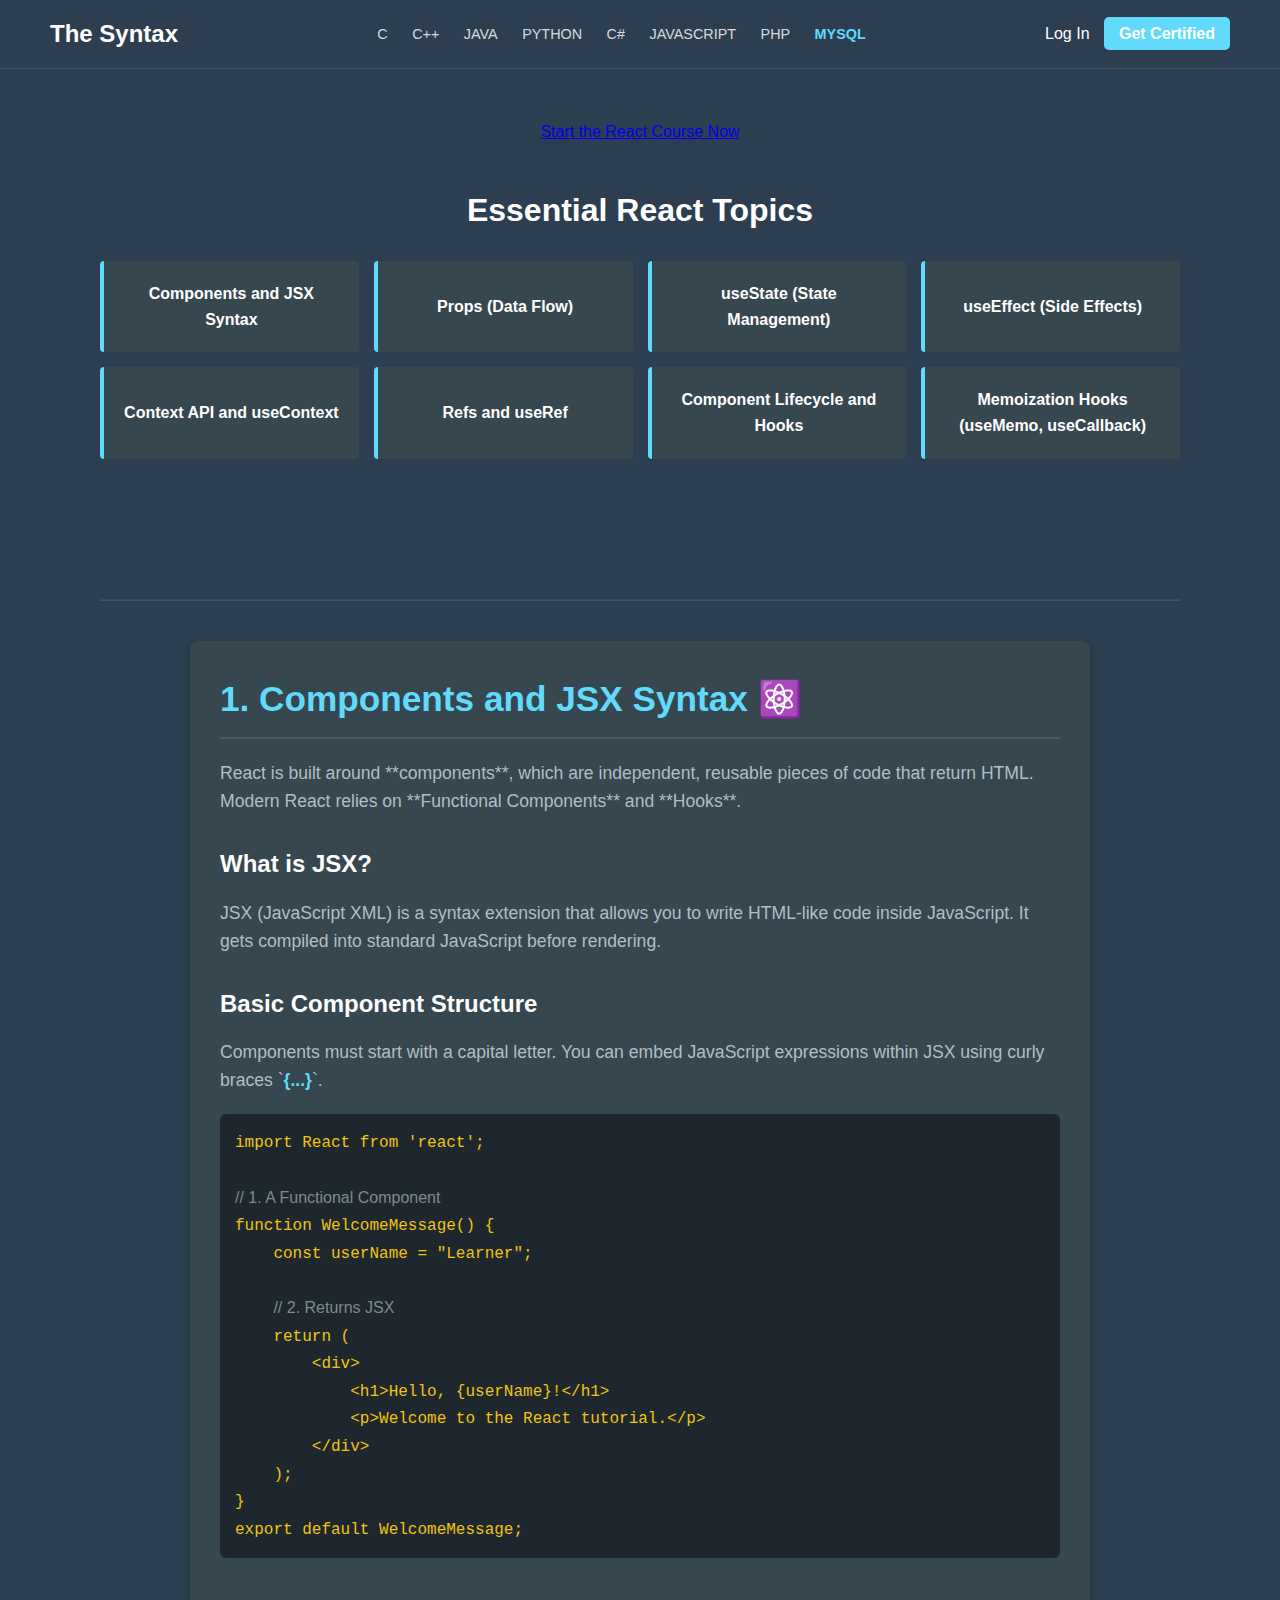
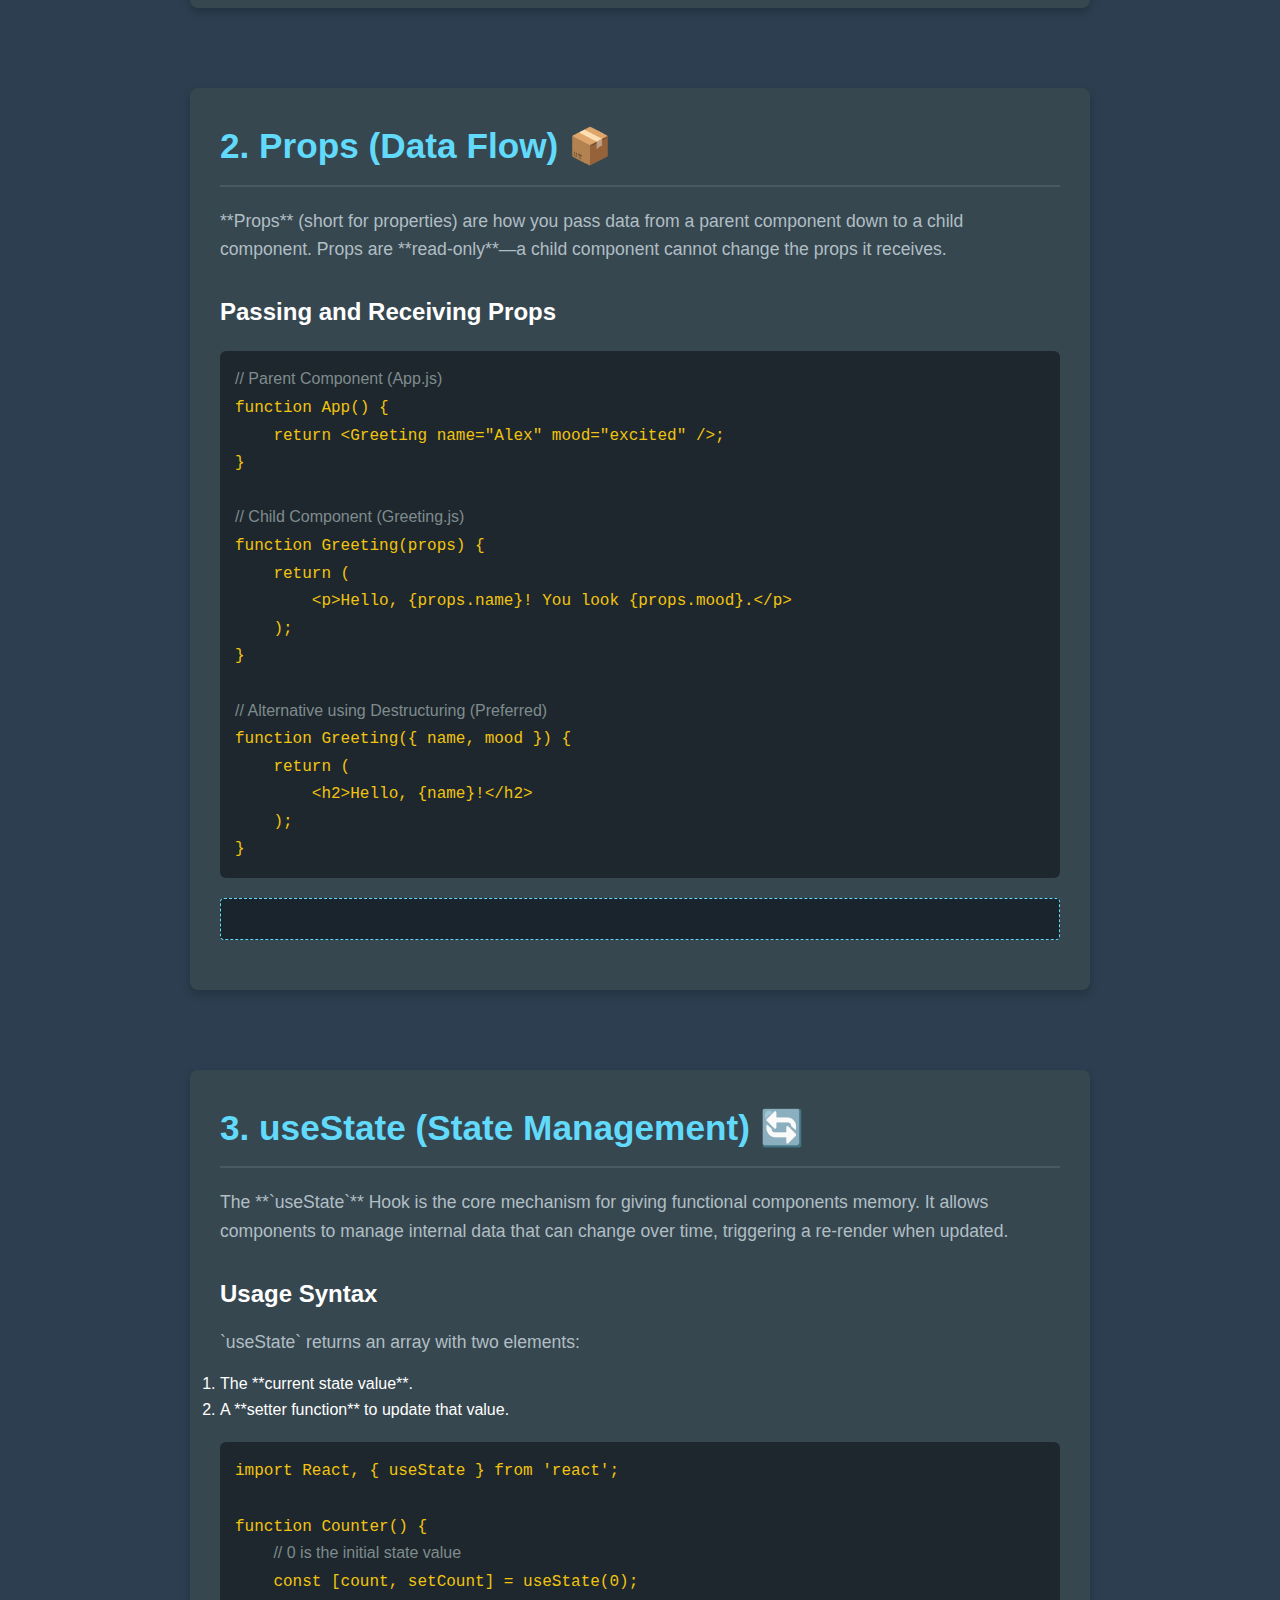
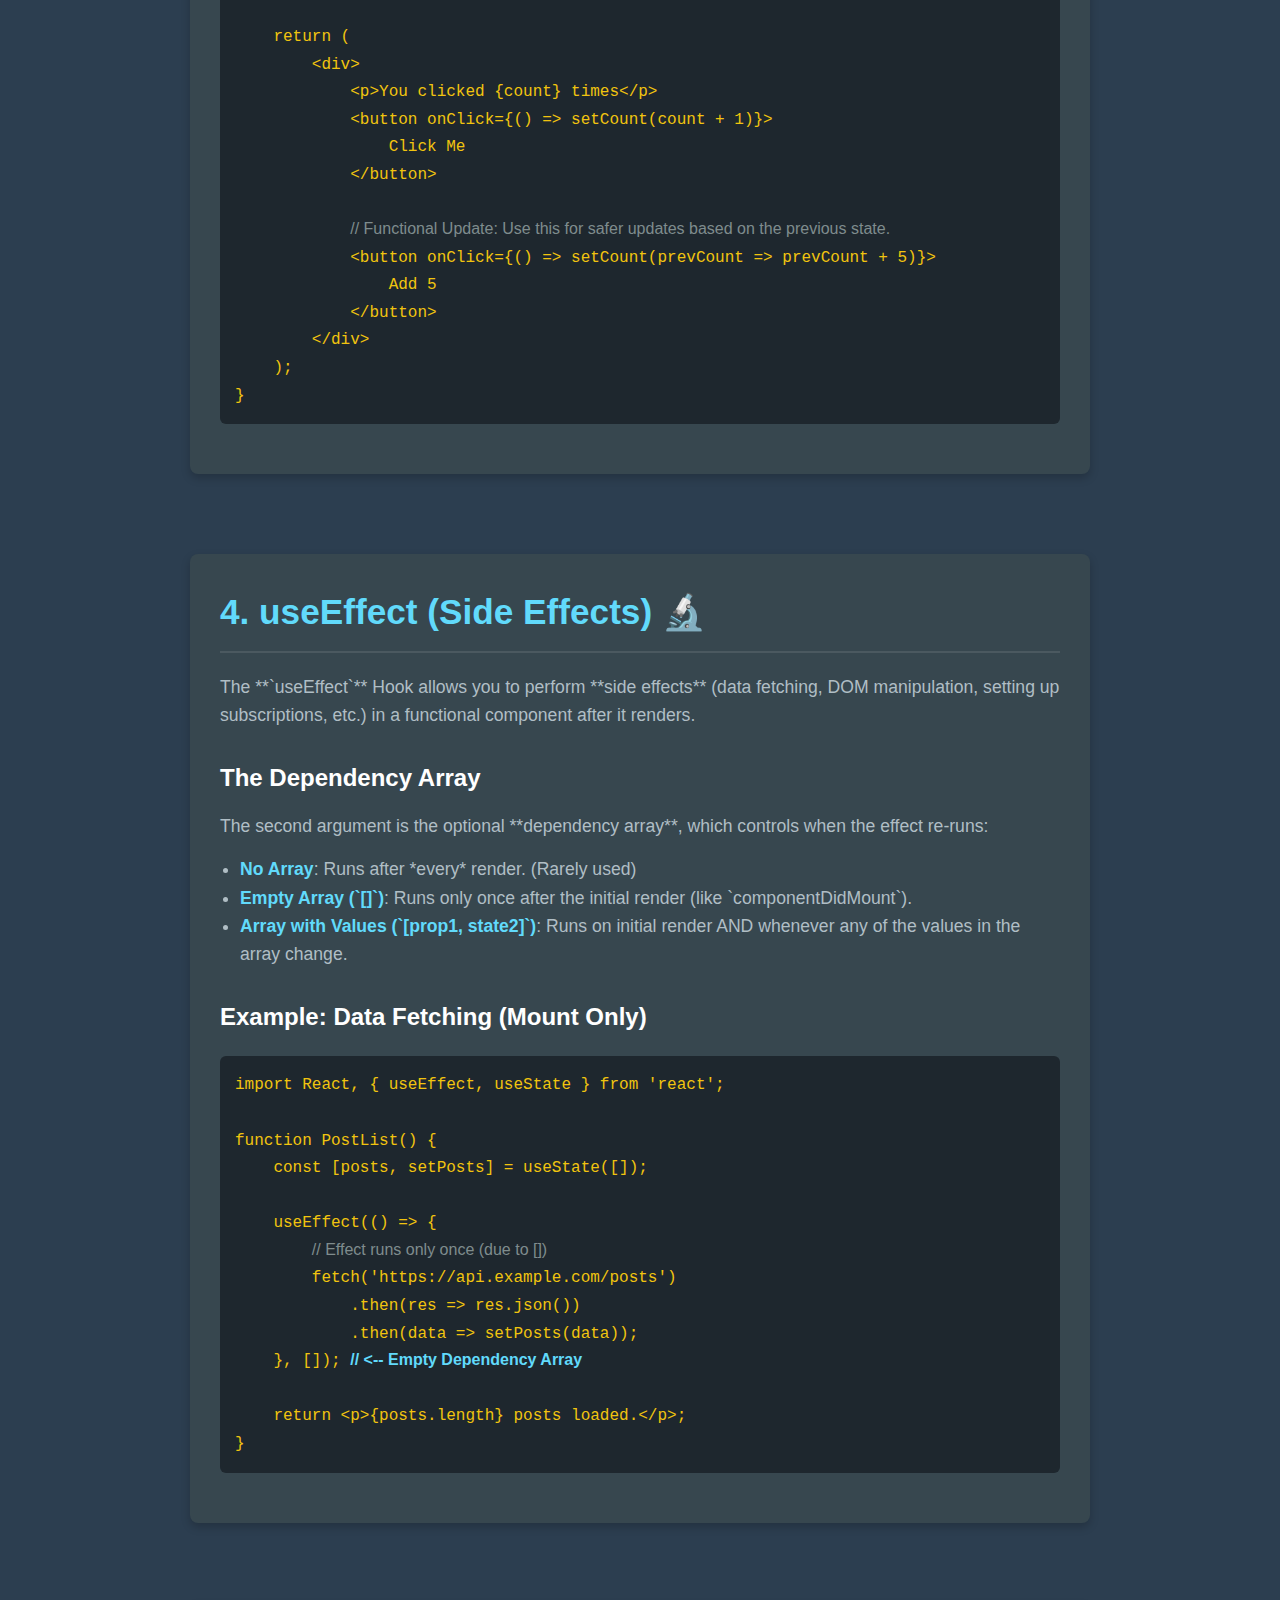
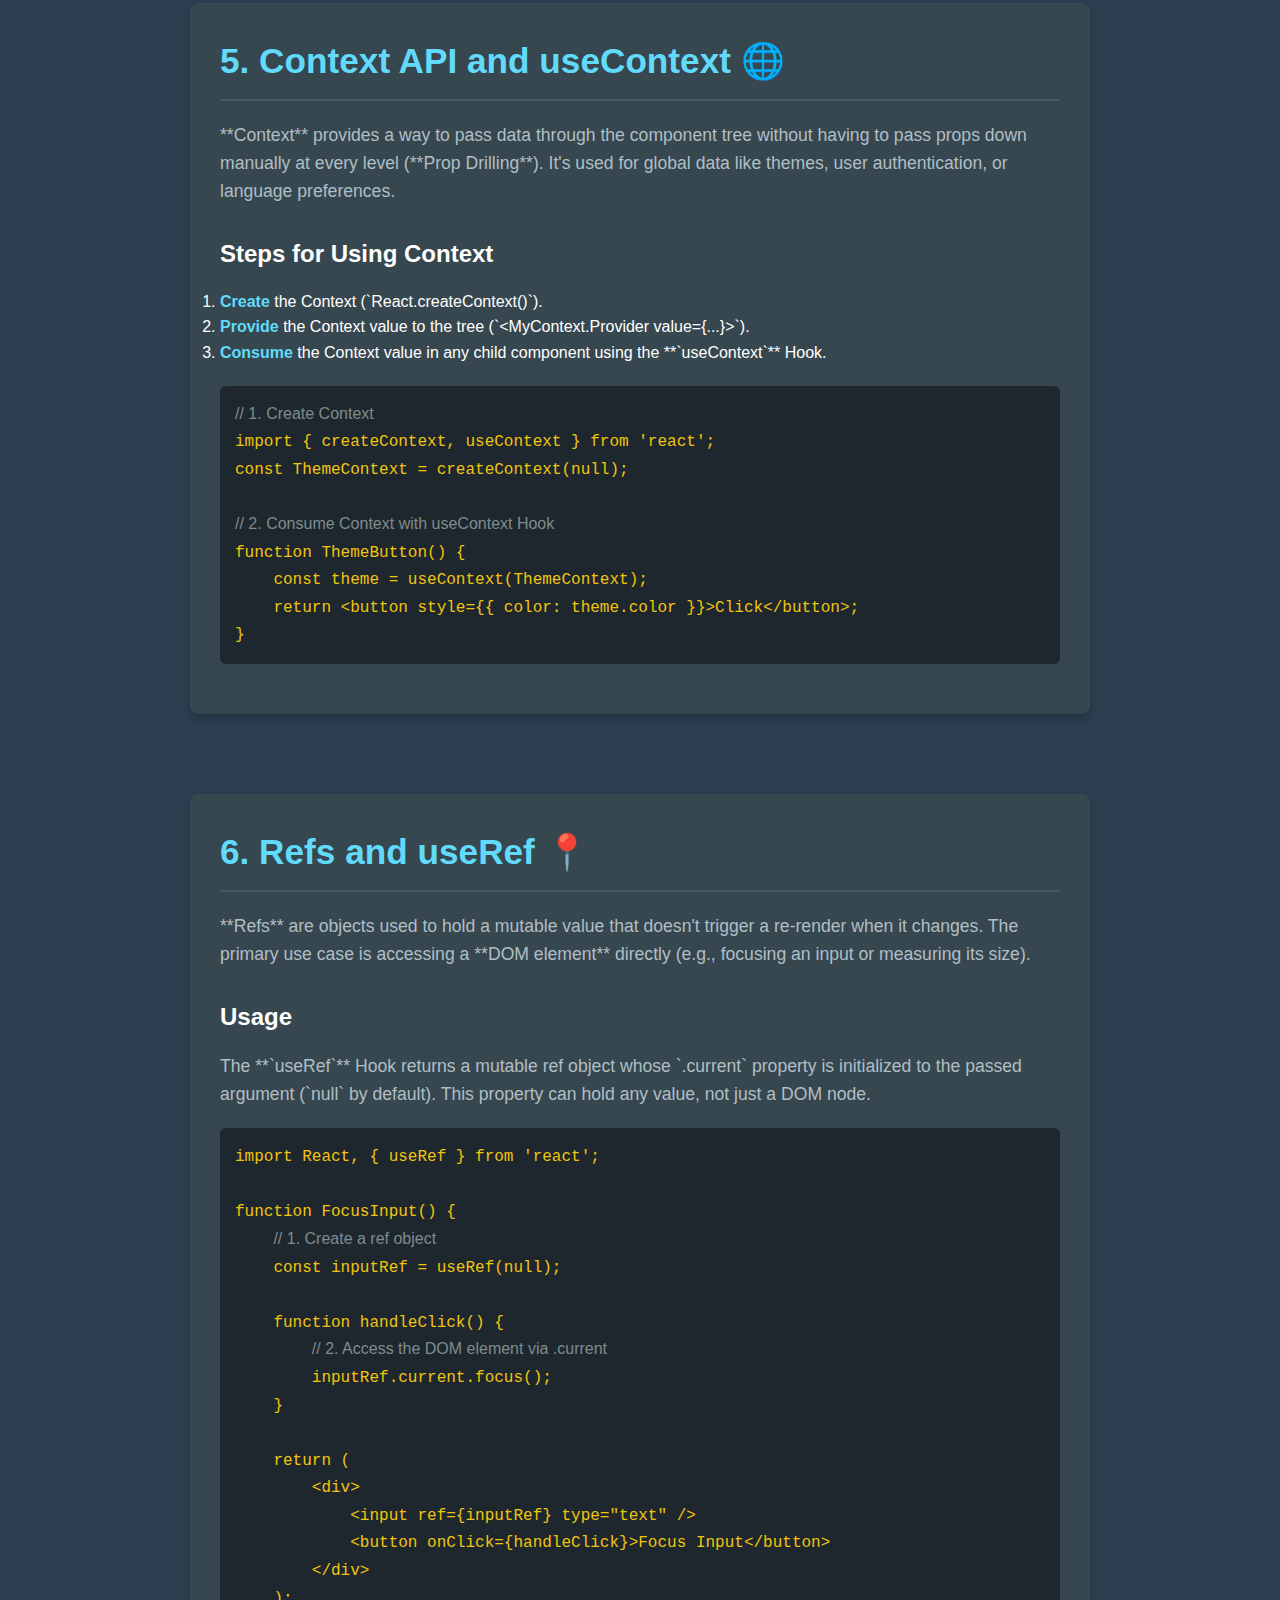
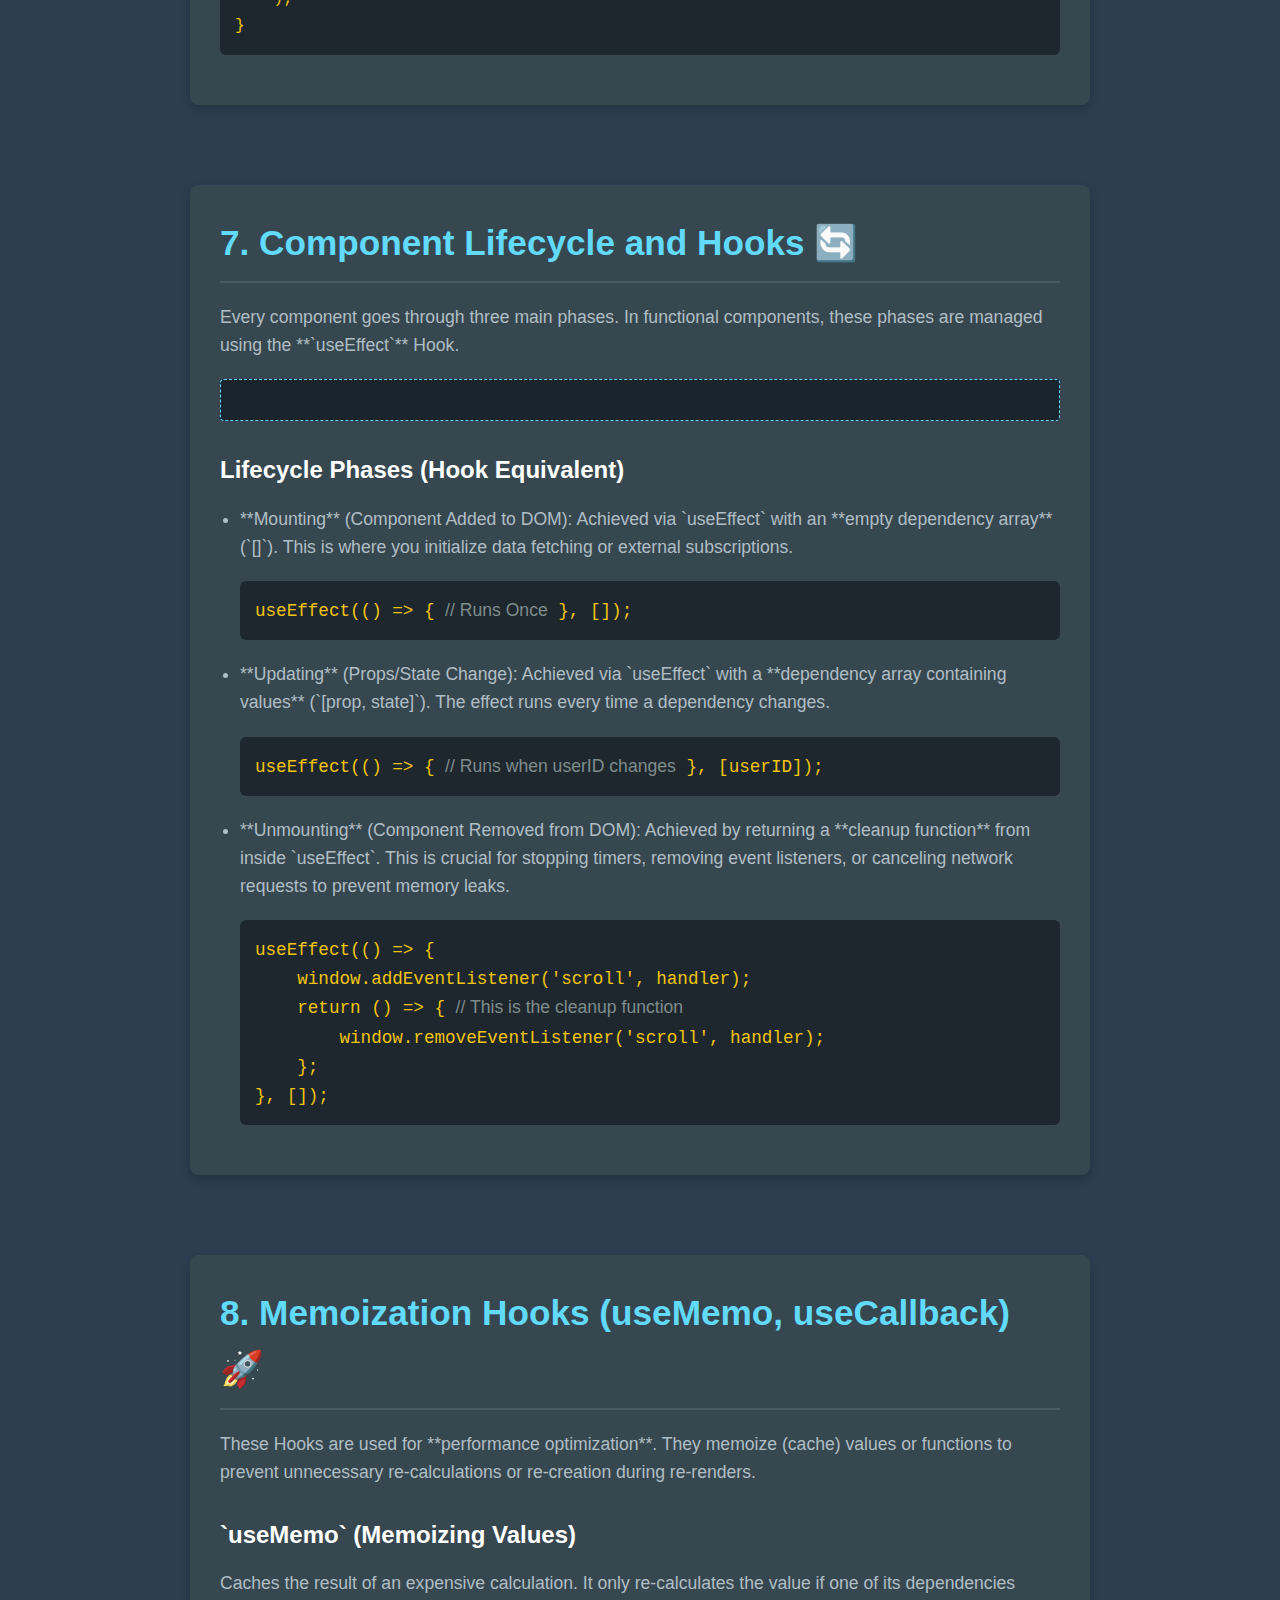
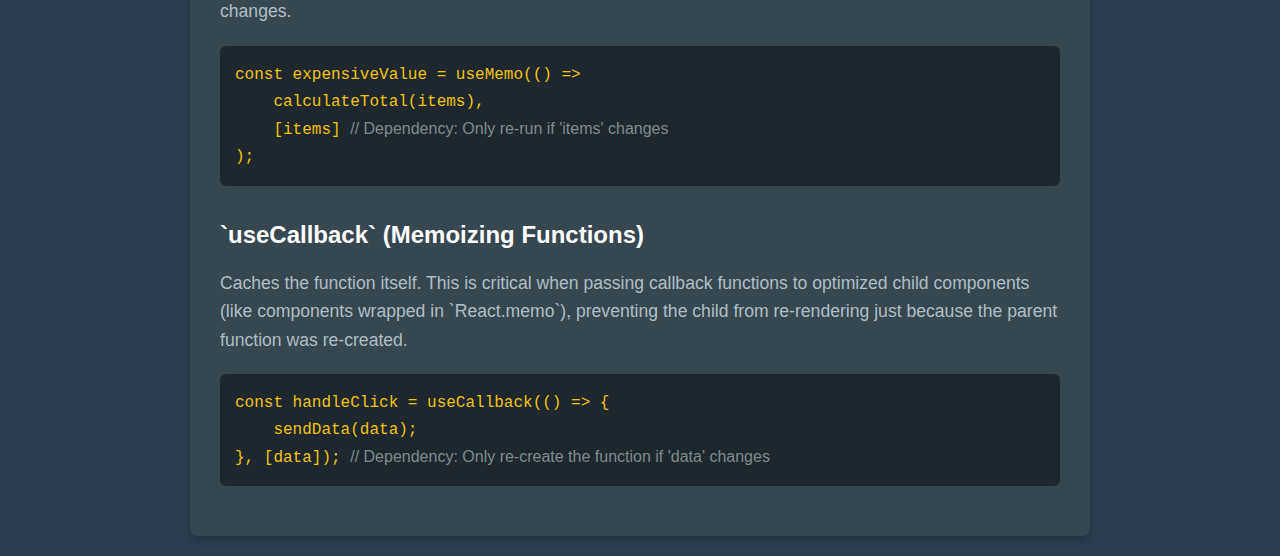
<file: TheSyntax/react.html>
<!DOCTYPE html>
<html lang="en">
<head>
    <meta charset="UTF-8">
    <meta name="viewport" content="width=device-width, initial-scale=1.0">
    <title>The Syntax | React Deep Dive</title>
    
    <style>
        /* Color Variables */
        :root {
            --dark-navy: #2C3E50; 
            --light-green: #61DAFB; /* React's primary color */
            --white-text: #FFFFFF;
            --text-muted: #B0BEC5;
            --card-bg: #37474F; 
            --code-bg: #1e272e;
        }

        /* Base Styles */
        * {
            box-sizing: border-box;
            margin: 0;
            padding: 0;
            font-family: -apple-system, BlinkMacSystemFont, "Segoe UI", Roboto, Helvetica, Arial, sans-serif, "Apple Color Emoji", "Segoe UI Emoji", "Segoe UI Symbol";
            scroll-behavior: smooth;
        }

        body {
            background-color: var(--dark-navy);
            color: var(--white-text);
            min-height: 100vh;
            display: flex;
            flex-direction: column;
            line-height: 1.6;
        }

        /* 1. Header/Navigation Bar Styling */
        header {
            background-color: var(--dark-navy);
            border-bottom: 1px solid rgba(255, 255, 255, 0.1);
        }
        
        .navbar {
            display: flex;
            justify-content: space-between;
            align-items: center;
            padding: 15px 50px;
        }

        .logo {
            font-size: 1.5em;
            font-weight: bold;
            color: var(--white-text);
            margin-right: 30px;
        }

        .links a {
            color: var(--white-text);
            text-decoration: none;
            padding: 0 10px;
            font-size: 0.9em;
            opacity: 0.8;
            white-space: nowrap;
        }
        
        /* Highlight React language link (8th link) */
        .links a:nth-child(8) { 
            color: var(--light-green);
            font-weight: bold;
            opacity: 1;
        }

        .actions a { color: var(--white-text); text-decoration: none; margin-left: 10px; }
        .btn-certified { background-color: var(--light-green); padding: 8px 15px; border-radius: 5px; font-weight: bold; color: var(--dark-navy); }

        /* 2. React Page Content - Styling Main Sections */
        .react-page-content {
            flex-grow: 1;
            padding: 0px 100px 50px;
            text-align: center;
        }

        /* Essential Topics Grid (Navigation) */
        .topics-section {
            padding: 40px 0;
        }
        
        .topics-section h2 {
            font-size: 2em;
            margin-bottom: 25px;
            text-align: center;
        }

        .topics-list {
            list-style: none;
            padding: 0;
            display: grid;
            grid-template-columns: repeat(auto-fit, minmax(220px, 1fr));
            gap: 15px;
            margin-bottom: 60px;
        }

        .topics-list a {
            text-decoration: none;
            color: inherit;
        }
        
        .topics-list li {
            background-color: var(--card-bg);
            padding: 20px;
            border-left: 4px solid var(--light-green);
            border-radius: 4px;
            font-size: 1em;
            font-weight: bold;
            transition: background-color 0.2s, transform 0.2s;
            cursor: pointer;
            height: 100%;
            display: flex;
            align-items: center;
            justify-content: center;
            text-align: center;
        }

        .topics-list li:hover {
            background-color: #3E5160; 
            transform: translateY(-3px);
        }

        /* Tutorial Content Styles */
        .tutorial-content {
            max-width: 900px;
            margin: 0 auto;
            text-align: left;
            padding-top: 50px;
            margin-top: -50px;
        }
        
        .topic-section {
            margin-bottom: 80px;
            padding: 30px;
            background-color: var(--card-bg);
            border-radius: 8px;
            box-shadow: 0 4px 10px rgba(0, 0, 0, 0.2);
        }

        .topic-section h2 {
            font-size: 2.2em;
            color: var(--light-green);
            margin-bottom: 20px;
            border-bottom: 2px solid rgba(255, 255, 255, 0.1);
            padding-bottom: 10px;
            text-align: left;
        }

        .topic-section h3 {
            font-size: 1.5em;
            margin-top: 30px;
            margin-bottom: 15px;
            color: var(--white-text);
        }

        .topic-section p, .topic-section ul {
            font-size: 1.1em;
            color: var(--text-muted);
            margin-bottom: 15px;
        }

        .topic-section ul {
            margin-left: 20px;
        }

        /* Code Block Styling */
        pre {
            background-color: var(--code-bg);
            padding: 15px;
            border-radius: 6px;
            overflow-x: auto;
            margin: 20px 0;
            white-space: pre-wrap; /* Ensure code wraps */
        }

        code {
            color: #f1c40f; 
            font-family: 'Consolas', 'Monaco', monospace;
            font-size: 1em;
        }
        
        /* Image/Diagram Placeholder Styling */
        .diagram-placeholder {
            background-color: #1a242c;
            border: 1px dashed var(--light-green);
            padding: 20px;
            text-align: center;
            margin: 20px auto;
            color: var(--text-muted);
            font-style: italic;
            border-radius: 4px;
        }
        
        /* Utility */
        .highlight {
            color: var(--light-green);
            font-weight: bold;
        }
        
        .js-comment {
            color: #7f8c8d; /* Grey for comments */
        }

        /* 3. Subtle Footer Wave */
        .footer-wave {
            background: linear-gradient(to top, #e0f2ff 0%, #b2dfdb 50%, #80cbc4 100%);
            height: 100px;
            width: 100%;
            margin-top: auto;
        }
    </style>
</head>
<body>

    <header>
        <div class="navbar">
            <div class="logo">The Syntax</div>
            <nav class="links">
                <a href="c.html">C</a>
                <a href="cplus.html">C++</a>
                <a href="java.html">JAVA</a>
                <a href="python.html">PYTHON</a>
                <a href="csharp.html">C#</a>
                <a href="js.html">JAVASCRIPT</a>
                <a href="php.html">PHP</a>
                <a href="mysql.html">MYSQL</a>
            </nav>
            <div class="actions">
                <a href="#" class="log-in-link">Log In</a>
                <a href="#" class="btn-certified">Get Certified</a>
            </div>
        </div>
    </header>

    <main class="react-page-content">
        
        <section class="hero-section" style="padding-top: 50px;">
            <a href="#tutorial-start" class="btn-start">Start the React Course Now</a>
        </section>

        <section class="topics-section" id="tutorial-start">
            <h2>Essential React Topics</h2>
            <ul class="topics-list">
                <a href="#topic-jsx"><li>Components and JSX Syntax</li></a>
                <a href="#topic-props"><li>Props (Data Flow)</li></a>
                <a href="#topic-usestate"><li>useState (State Management)</li></a>
                <a href="#topic-useeffect"><li>useEffect (Side Effects)</li></a>
                <a href="#topic-context"><li>Context API and useContext</li></a>
                <a href="#topic-refs"><li>Refs and useRef</li></a>
                <a href="#topic-lifecycle"><li>Component Lifecycle and Hooks</li></a>
                <a href="#topic-advanced-hooks"><li>Memoization Hooks (useMemo, useCallback)</li></a>
            </ul>
        </section>

        <hr style="border-color: rgba(255, 255, 255, 0.1); margin: 40px 0;">

        <div class="tutorial-content">

            <section class="topic-section" id="topic-jsx">
                <h2>1. Components and JSX Syntax ⚛️</h2>
                <p>React is built around **components**, which are independent, reusable pieces of code that return HTML. Modern React relies on **Functional Components** and **Hooks**.</p>
                
                <h3>What is JSX?</h3>
                <p>JSX (JavaScript XML) is a syntax extension that allows you to write HTML-like code inside JavaScript. It gets compiled into standard JavaScript before rendering.</p>
                
                <h3>Basic Component Structure</h3>
                <p>Components must start with a capital letter. You can embed JavaScript expressions within JSX using curly braces `<span class="highlight">{...}</span>`.</p>

                <pre><code>import React from 'react';

<span class="js-comment">// 1. A Functional Component</span>
function WelcomeMessage() {
    const userName = "Learner";
    
    <span class="js-comment">// 2. Returns JSX</span>
    return (
        &lt;div&gt;
            &lt;h1&gt;Hello, {userName}!&lt;/h1&gt;
            &lt;p&gt;Welcome to the React tutorial.&lt;/p&gt;
        &lt;/div&gt;
    );
}
export default WelcomeMessage;</code></pre>
            </section>

            <section class="topic-section" id="topic-props">
                <h2>2. Props (Data Flow) 📦</h2>
                <p>**Props** (short for properties) are how you pass data from a parent component down to a child component. Props are **read-only**—a child component cannot change the props it receives.</p>
                
                <h3>Passing and Receiving Props</h3>
                <pre><code><span class="js-comment">// Parent Component (App.js)</span>
function App() {
    return &lt;Greeting name="Alex" mood="excited" /&gt;;
}

<span class="js-comment">// Child Component (Greeting.js)</span>
function Greeting(props) {
    return (
        &lt;p&gt;Hello, {props.name}! You look {props.mood}.&lt;/p&gt;
    );
}

<span class="js-comment">// Alternative using Destructuring (Preferred)</span>
function Greeting({ name, mood }) {
    return (
        &lt;h2&gt;Hello, {name}!&lt;/h2&gt;
    );
}</code></pre>
                <div class="diagram-placeholder">
                    
                </div>
            </section>

            <section class="topic-section" id="topic-usestate">
                <h2>3. useState (State Management) 🔄</h2>
                <p>The **`useState`** Hook is the core mechanism for giving functional components memory. It allows components to manage internal data that can change over time, triggering a re-render when updated.</p>

                <h3>Usage Syntax</h3>
                <p>`useState` returns an array with two elements:</p>
                <ol>
                    <li>The **current state value**.</li>
                    <li>A **setter function** to update that value.</li>
                </ol>
                <pre><code>import React, { useState } from 'react';

function Counter() {
    <span class="js-comment">// 0 is the initial state value</span>
    const [count, setCount] = useState(0); 
    
    return (
        &lt;div&gt;
            &lt;p&gt;You clicked {count} times&lt;/p&gt;
            &lt;button onClick={() => setCount(count + 1)}&gt;
                Click Me
            &lt;/button&gt;
            
            <span class="js-comment">// Functional Update: Use this for safer updates based on the previous state.</span>
            &lt;button onClick={() => setCount(prevCount => prevCount + 5)}&gt;
                Add 5
            &lt;/button&gt;
        &lt;/div&gt;
    );
}</code></pre>
            </section>

            <section class="topic-section" id="topic-useeffect">
                <h2>4. useEffect (Side Effects) 🔬</h2>
                <p>The **`useEffect`** Hook allows you to perform **side effects** (data fetching, DOM manipulation, setting up subscriptions, etc.) in a functional component after it renders.</p>

                <h3>The Dependency Array</h3>
                <p>The second argument is the optional **dependency array**, which controls when the effect re-runs:</p>
                <ul>
                    <li><span class="highlight">No Array</span>: Runs after *every* render. (Rarely used)</li>
                    <li><span class="highlight">Empty Array (`[]`)</span>: Runs only once after the initial render (like `componentDidMount`).</li>
                    <li><span class="highlight">Array with Values (`[prop1, state2]`)</span>: Runs on initial render AND whenever any of the values in the array change.</li>
                </ul>

                <h3>Example: Data Fetching (Mount Only)</h3>
                <pre><code>import React, { useEffect, useState } from 'react';

function PostList() {
    const [posts, setPosts] = useState([]);

    useEffect(() => {
        <span class="js-comment">// Effect runs only once (due to [])</span>
        fetch('https://api.example.com/posts')
            .then(res => res.json())
            .then(data => setPosts(data));
    }, []); <span class="highlight">// &lt;-- Empty Dependency Array</span>

    return &lt;p&gt;{posts.length} posts loaded.&lt;/p&gt;;
}</code></pre>
            </section>

            <section class="topic-section" id="topic-context">
                <h2>5. Context API and useContext 🌐</h2>
                <p>**Context** provides a way to pass data through the component tree without having to pass props down manually at every level (**Prop Drilling**). It's used for global data like themes, user authentication, or language preferences.</p>

                <h3>Steps for Using Context</h3>
                <ol>
                    <li><span class="highlight">Create</span> the Context (`React.createContext()`).</li>
                    <li><span class="highlight">Provide</span> the Context value to the tree (`&lt;MyContext.Provider value={...}&gt;`).</li>
                    <li><span class="highlight">Consume</span> the Context value in any child component using the **`useContext`** Hook.</li>
                </ol>

                <pre><code><span class="js-comment">// 1. Create Context</span>
import { createContext, useContext } from 'react';
const ThemeContext = createContext(null);

<span class="js-comment">// 2. Consume Context with useContext Hook</span>
function ThemeButton() {
    const theme = useContext(ThemeContext);
    return &lt;button style={{ color: theme.color }}&gt;Click&lt;/button&gt;;
}</code></pre>
            </section>

            <section class="topic-section" id="topic-refs">
                <h2>6. Refs and useRef 📍</h2>
                <p>**Refs** are objects used to hold a mutable value that doesn't trigger a re-render when it changes. The primary use case is accessing a **DOM element** directly (e.g., focusing an input or measuring its size).</p>

                <h3>Usage</h3>
                <p>The **`useRef`** Hook returns a mutable ref object whose `.current` property is initialized to the passed argument (`null` by default). This property can hold any value, not just a DOM node.</p>

                <pre><code>import React, { useRef } from 'react';

function FocusInput() {
    <span class="js-comment">// 1. Create a ref object</span>
    const inputRef = useRef(null); 
    
    function handleClick() {
        <span class="js-comment">// 2. Access the DOM element via .current</span>
        inputRef.current.focus(); 
    }

    return (
        &lt;div&gt;
            &lt;input ref={inputRef} type="text" /&gt;
            &lt;button onClick={handleClick}&gt;Focus Input&lt;/button&gt;
        &lt;/div&gt;
    );
}</code></pre>
            </section>
            
            <section class="topic-section" id="topic-lifecycle">
                <h2>7. Component Lifecycle and Hooks 🔄</h2>
                <p>Every component goes through three main phases. In functional components, these phases are managed using the **`useEffect`** Hook.</p>
                
                <div class="diagram-placeholder">
                    
                </div>

                <h3>Lifecycle Phases (Hook Equivalent)</h3>
                <ul>
                    <li>**Mounting** (Component Added to DOM): Achieved via `useEffect` with an **empty dependency array** (`[]`). This is where you initialize data fetching or external subscriptions.
                        <pre><code>useEffect(() => { <span class="js-comment">// Runs Once</span> }, []);</code></pre>
                    </li>
                    <li>**Updating** (Props/State Change): Achieved via `useEffect` with a **dependency array containing values** (`[prop, state]`). The effect runs every time a dependency changes.
                        <pre><code>useEffect(() => { <span class="js-comment">// Runs when userID changes</span> }, [userID]);</code></pre>
                    </li>
                    <li>**Unmounting** (Component Removed from DOM): Achieved by returning a **cleanup function** from inside `useEffect`. This is crucial for stopping timers, removing event listeners, or canceling network requests to prevent memory leaks.
                        <pre><code>useEffect(() => {
    window.addEventListener('scroll', handler);
    return () => { <span class="js-comment">// This is the cleanup function</span>
        window.removeEventListener('scroll', handler);
    };
}, []);</code></pre>
                    </li>
                </ul>
            </section>

            <section class="topic-section" id="topic-advanced-hooks">
                <h2>8. Memoization Hooks (useMemo, useCallback) 🚀</h2>
                <p>These Hooks are used for **performance optimization**. They memoize (cache) values or functions to prevent unnecessary re-calculations or re-creation during re-renders.</p>

                <h3>`useMemo` (Memoizing Values)</h3>
                <p>Caches the result of an expensive calculation. It only re-calculates the value if one of its dependencies changes.</p>
                <pre><code>const expensiveValue = useMemo(() => 
    calculateTotal(items), 
    [items] <span class="js-comment">// Dependency: Only re-run if 'items' changes</span>
);</code></pre>

                <h3>`useCallback` (Memoizing Functions)</h3>
                <p>Caches the function itself. This is critical when passing callback functions to optimized child components (like components wrapped in `React.memo`), preventing the child from re-rendering just because the parent function was re-created.</p>
                <pre><code>const handleClick = useCallback(() => {
    sendData(data);
}, [data]); <span class="js-comment">// Dependency: Only re-create the function if 'data' changes</span></code></pre>
            </section>

        </div>
        
    </main>

    <div class="footer-wave"></div> 

</body>
</html>
</file>
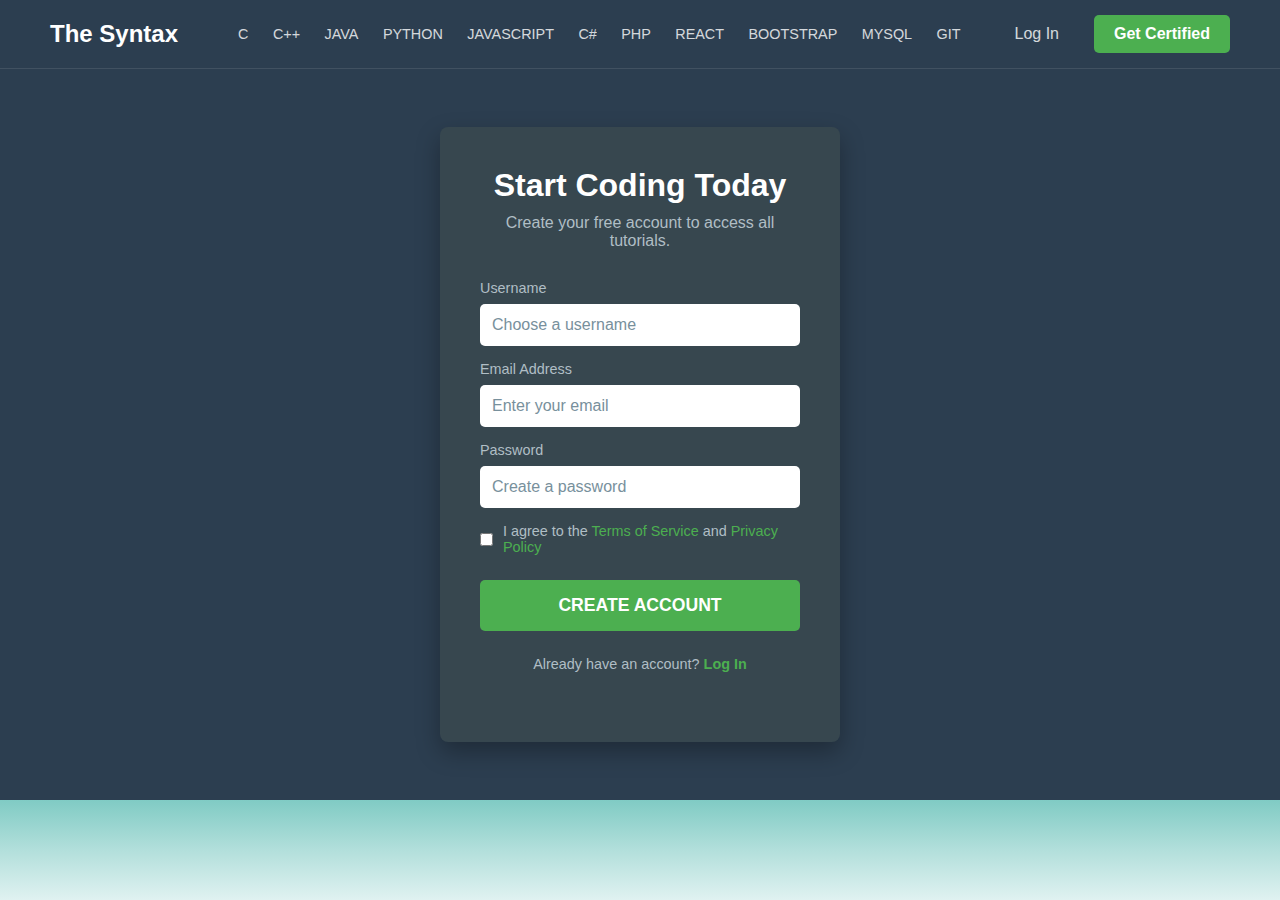
<file: TheSyntax/signup.html>
<!DOCTYPE html>
<html lang="en">
<head>
    <meta charset="UTF-8">
    <meta name="viewport" content="width=device-width, initial-scale=1.0">
    <title>The Syntax | Sign Up</title>
    
    <style>
        /* Color Variables based on screenshot analysis */
        :root {
            --dark-navy: #2C3E50; /* Primary background for main and header */
            --light-green: #4CAF50; /* Accent color for buttons/certified */
            --white-text: #FFFFFF;
            --input-bg: #FFFFFF;
            --card-bg: #37474F; /* Slightly lighter shade for the form card */
            --text-muted: #B0BEC5;
        }

        /* Base Styles */
        * {
            box-sizing: border-box;
            margin: 0;
            padding: 0;
            font-family: -apple-system, BlinkMacSystemFont, "Segoe UI", Roboto, Helvetica, Arial, sans-serif, "Apple Color Emoji", "Segoe UI Emoji", "Segoe UI Symbol";
        }

        body {
            background-color: var(--dark-navy);
            color: var(--white-text);
            min-height: 100vh;
            display: flex;
            flex-direction: column;
        }

        /* 1. Header/Navigation Bar Styling */
        header {
            background-color: var(--dark-navy);
            border-bottom: 1px solid rgba(255, 255, 255, 0.1);
        }
        
        .navbar {
            display: flex;
            justify-content: space-between;
            align-items: center;
            padding: 15px 50px;
        }

        .logo {
            font-size: 1.5em;
            font-weight: bold;
            color: var(--white-text);
            margin-right: 30px;
        }

        .links {
            flex-grow: 1;
            text-align: left;
            margin-left: 20px;
        }
        
        .links a {
            color: var(--white-text);
            text-decoration: none;
            padding: 0 10px;
            font-size: 0.9em;
            transition: color 0.2s;
            opacity: 0.8;
            white-space: nowrap;
        }

        .links a:hover {
            color: var(--light-green);
            opacity: 1;
        }

        .actions {
            display: flex;
            align-items: center;
        }

        .log-in-link {
            color: var(--white-text);
            text-decoration: none;
            margin-right: 20px;
            padding: 8px 15px;
            opacity: 0.8;
            transition: opacity 0.2s;
        }

        .log-in-link:hover {
            opacity: 1;
        }

        .btn-certified {
            background-color: var(--light-green);
            color: var(--white-text);
            text-decoration: none;
            padding: 10px 20px;
            border-radius: 5px;
            font-weight: bold;
            transition: background-color 0.2s;
            white-space: nowrap;
        }

        .btn-certified:hover {
            background-color: #3e8e41; /* Slightly darker green on hover */
        }


        /* 2. Sign Up Page Content Styling */
        .signup-page-content {
            flex-grow: 1;
            display: flex;
            justify-content: center;
            align-items: center;
            padding: 50px 20px;
        }

        .signup-card {
            background-color: var(--card-bg);
            padding: 40px;
            border-radius: 8px;
            width: 100%;
            max-width: 400px;
            text-align: center;
            box-shadow: 0 10px 25px rgba(0, 0, 0, 0.3);
        }

        .signup-card h2 {
            font-size: 2em;
            margin-bottom: 10px;
            color: var(--white-text);
        }

        .signup-card p {
            color: var(--text-muted);
            margin-bottom: 30px;
        }

        .signup-form {
            text-align: left;
        }

        .input-group {
            margin-bottom: 15px; /* Slightly smaller margin for more fields */
        }

        .input-group label {
            display: block;
            margin-bottom: 8px;
            font-weight: 500;
            font-size: 0.9em;
            color: var(--text-muted);
        }

        .input-group input {
            width: 100%;
            padding: 12px;
            border: none;
            border-radius: 5px;
            background-color: var(--input-bg);
            color: var(--dark-navy);
            font-size: 1em;
        }
        
        .input-group input::placeholder {
            color: #78909C;
        }

        .terms-checkbox {
            display: flex;
            align-items: center;
            margin-bottom: 25px;
            font-size: 0.9em;
            color: var(--text-muted);
        }

        .terms-checkbox input[type="checkbox"] {
            width: auto;
            margin-right: 10px;
        }

        .terms-checkbox a {
            color: var(--light-green);
            text-decoration: none;
            transition: color 0.2s;
        }

        .terms-checkbox a:hover {
            color: #3e8e41;
        }

        .btn-signup {
            width: 100%;
            padding: 15px;
            background-color: var(--light-green);
            color: var(--white-text);
            border: none;
            border-radius: 5px;
            font-size: 1.1em;
            font-weight: bold;
            cursor: pointer;
            transition: background-color 0.2s;
            margin-bottom: 25px;
        }

        .btn-signup:hover {
            background-color: #3e8e41;
        }

        .login-text {
            font-size: 0.9em;
            color: var(--text-muted);
        }

        .login-link {
            color: var(--light-green);
            text-decoration: none;
            font-weight: bold;
            transition: color 0.2s;
        }

        .login-link:hover {
            color: #3e8e41;
        }

        /* 3. Subtle Footer Wave */
        .footer-wave {
            background: linear-gradient(to top, #e0f2f1 0%, #b2dfdb 50%, #80cbc4 100%);
            height: 100px;
            width: 100%;
            margin-top: auto;
        }
    </style>
</head>
<body>

    <header>
        <div class="navbar">
            <div class="logo">The Syntax</div>
            <nav class="links">
                <a href="#">C</a>
                <a href="#">C++</a>
                <a href="#">JAVA</a>
                <a href="#">PYTHON</a>
                <a href="#">JAVASCRIPT</a>
                <a href="#">C#</a>
                <a href="#">PHP</a>
                <a href="#">REACT</a>
                <a href="#">BOOTSTRAP</a>
                <a href="#">MYSQL</a>
                <a href="#">GIT</a>
            </nav>
            <div class="actions">
                <a href="#" class="log-in-link">Log In</a>
                <a href="#" class="btn-certified">Get Certified</a>
            </div>
        </div>
    </header>

    <main class="signup-page-content">
        <div class="signup-card">
            <h2>Start Coding Today</h2>
            <p>Create your free account to access all tutorials.</p>
            
            <form class="signup-form">
                <div class="input-group">
                    <label for="username">Username</label>
                    <input type="text" id="username" name="username" placeholder="Choose a username" required>
                </div>
                <div class="input-group">
                    <label for="email">Email Address</label>
                    <input type="email" id="email" name="email" placeholder="Enter your email" required>
                </div>
                <div class="input-group">
                    <label for="password">Password</label>
                    <input type="password" id="password" name="password" placeholder="Create a password" required>
                </div>
                
                <div class="terms-checkbox">
                    <input type="checkbox" id="terms" name="terms" required>
                    <label for="terms">I agree to the <a href="#">Terms of Service</a> and <a href="#">Privacy Policy</a></label>
                </div>

                <button type="submit" class="btn-signup">CREATE ACCOUNT</button>
            </form>

            <p class="login-text">
                Already have an account? <a href="login.html" class="login-link">Log In</a>
            </p>
        </div>
    </main>

    <div class="footer-wave"></div> 

</body>
</html>
</file>
<file: TheSyntax/style.css>
/* CSS Variables based on the requested theme */
        :root {
            --color-dark-primary: #2C3E50; /* Deep Slate Blue */
            --color-accent-green: #00B16A; /* Bright Green */
            --color-light-text: #ECF0F1;
            --color-nav-links: #D1D5DB;
            --color-content-bg: #D4F2E9; /* Light Mint Green */
            --font-family: 'Inter', sans-serif;
        }

        /* ----------------------- General & Layout ----------------------- */
        body {
            font-family: var(--font-family);
            margin: 0;
            padding: 0;
            color: var(--color-light-text);
            background-color: #F0F4F8; /* Light gray body background */
        }
        
        .container {
            max-width: 1280px;
            margin: 0 auto;
            padding: 0 20px;
        }

        /* ----------------------- 1. Navbar (Top Bar) ----------------------- */
        .navbar {
            background-color: var(--color-dark-primary);
            box-shadow: 0 4px 6px rgba(0, 0, 0, 0.1);
            padding: 12px 0;
        }

        .navbar-content {
            display: flex;
            justify-content: space-between;
            align-items: center;
        }
        
        .logo {
            font-size: 1.5rem;
            font-weight: 800;
            color: white;
            text-decoration: none;
        }

        .action-buttons {
            display: flex;
            align-items: center;
            gap: 15px;
        }

        .btn-signup {
            background-color: var(--color-accent-green);
            color: white;
            font-weight: 600;
            padding: 8px 20px;
            border-radius: 999px;
            text-decoration: none;
            transition: background-color 0.2s;
            box-shadow: 0 2px 5px rgba(0, 0, 0, 0.2);
        }

        .btn-signup:hover {
            background-color: #00995a;
        }
        
        .btn-login {
            color: var(--color-nav-links);
            text-decoration: none;
            font-size: 0.9rem;
            transition: color 0.2s;
        }
        .btn-login:hover {
            color: white;
        }


        /* ----------------------- 2. Options Section (Secondary Nav) ----------------------- */
        .options-section {
            background-color: #3C5267; /* Slightly lighter dark shade */
            box-shadow: 0 2px 4px rgba(0, 0, 0, 0.1);
            overflow-x: auto; /* Allows horizontal scrolling on small screens */
            white-space: nowrap; /* Prevents wrapping of links */
            -webkit-overflow-scrolling: touch;
            padding: 0 20px;
        }

        .options-list {
            display: flex;
            list-style: none;
            padding: 0;
            margin: 0 auto;
            max-width: 1280px; /* Aligns with main container */
        }

        .options-list li {
            padding: 10px 15px;
        }

        .options-list a {
            color: var(--color-nav-links);
            text-decoration: none;
            font-size: 0.85rem;
            font-weight: 600;
            text-transform: uppercase;
            letter-spacing: 0.5px;
            transition: color 0.2s;
        }

        .options-list a:hover {
            color: white;
        }

        /* ----------------------- 3. Search Section (Hero) ----------------------- */
        .hero-section {
            background-color: var(--color-dark-primary);
            padding: 80px 0 120px 0; /* Extra padding at the bottom for the separator */
            position: relative;
            z-index: 10;
        }
        
        .hero-section .container {
            text-align: center;
            max-width: 800px;
        }

        .hero-title {
            font-size: clamp(3rem, 6vw, 4.5rem); /* Responsive font size */
            font-weight: 800;
            margin-bottom: 15px;
            line-height: 1.1;
        }
        
        .hero-subtitle {
            font-size: clamp(1rem, 2vw, 1.5rem);
            margin-bottom: 40px;
            opacity: 0.8;
        }

        /* Search Bar Styling */
        .search-form {
            display: flex;
            max-width: 500px;
            margin: 0 auto;
            border-radius: 50px;
            overflow: hidden;
            box-shadow: 0 8px 15px rgba(0, 0, 0, 0.3);
        }

        .search-input {
            width: 100%;
            padding: 15px 25px;
            font-size: 1rem;
            color: #333;
            border: none;
            outline: none;
        }
        
        .search-button {
            width: 70px;
            background-color: var(--color-accent-green);
            border: none;
            cursor: pointer;
            transition: background-color 0.2s;
        }

        .search-button:hover {
            background-color: #00995a;
        }

        .search-icon {
            width: 24px;
            height: 24px;
            fill: white;
        }

        /* Separator Effect (The Diagonal Cut) */
        .diagonal-separator-wrapper {
            position: relative;
            height: 100px;
            overflow: hidden;
            margin-top: -1px; /* Prevents a tiny gap artifact */
        }

        .diagonal-separator {
            content: '';
            width: 100%;
            height: 200px; 
            background-color: var(--color-content-bg); 
            transform: skewY(-3deg);
            transform-origin: top left;
            position: absolute;
            top: -120px; 
            z-index: 5;
        }
        
        /* Placeholder Content Section */
        .content-section {
            display: flex;
            background-color: var(--color-content-bg);
            color: #34495E;
            padding: 50px 0;
            min-height: 50vh;
        }
        .c-syntax{
            width: 300px; 
            margin-right: 100px;
            background-color: #f7f7f7; 
            padding: 20px;
            border-radius: 5px;
            box-shadow: 0 4px 8px rgba(0, 0, 0, 0.1); 
        }
        .c-syntax h2 {
            font-size: 24px; 
            margin-top: 0;
            margin-bottom: 15px;
            color: #34495E;
        }
        .main-syntax{
            background-color: #fff; 
            padding: 15px;
            border-left: 5px solid #04aa6d; 
            overflow-x: auto; 
        }
        
        
        .content-section1 {
            display: flex;
            background-color: #fcdbe8;
            color: #34495E;
            padding: 50px 0;
            min-height: 50vh;
        }
        .content-section1 p,.content-section2 p,.content-section3 p{
            margin-left: 50px;
        }
        .cplus-syntax{
            width: 300px; 
            /* margin-right: 5px; */
            margin-left: 95px;
            background-color: #f7f7f7; 
            padding: 20px;
            border-radius: 5px;
            box-shadow: 0 4px 8px rgba(0, 0, 0, 0.1); 
            align-items:flex-end;
        }
        .cplus-syntax h2 {
            font-size: 24px; 
            margin-top: 0;
            margin-bottom: 15px;
            color: #34495E;
        }
        .main-syntax1{
            background-color: #fff; 
            padding: 15px;
            border-left: 5px solid #c68ab8; 
            overflow-x: auto; 
        }

        .content-section2 {
            background-color: #ffe5d9;
            color: #34495E;
            padding: 50px 0;
            min-height: 50vh;
            display: flex;
        }
        .java-syntax{
            width: 300px; 
            /* margin-right: 100px; */
            margin-left: 95px;
            background-color: #f7f7f7; 
            padding: 20px;
            border-radius: 5px;
            box-shadow: 0 4px 8px rgba(0, 0, 0, 0.1); 
        }
        .java-syntax h2 {
            font-size: 24px; 
            margin-top: 0;
            margin-bottom: 15px;
            color: #34495E;
        }
        .main-syntax2{
            background-color: #fff; 
            padding: 15px;
            border-left: 5px solid #ab8358; 
            overflow-x: auto; 
        }

        .content-section3 {
            background-color: #d8e2dc;
            color: #34495E;
            padding: 50px 0;
            min-height: 50vh;
            display: flex;
        }
        .python-syntax{
            width: 300px; 
            /* margin-right: 100px; */
            margin-left: 95px;
            background-color: #f7f7f7; 
            padding: 20px;
            border-radius: 5px;
            box-shadow: 0 4px 8px rgba(0, 0, 0, 0.1); 
        }
        .python-syntax h2 {
            font-size: 24px; 
            margin-top: 0;
            margin-bottom: 15px;
            color: #34495E;
        }
        .main-syntax3{
            background-color: #fff; 
            padding: 15px;
            border-left: 5px solid #5b8763; 
            overflow-x: auto; 
        }
        
        /* --- Footer Styling --- */

.footer {
    /* Set the background color to white/light gray to contrast with the dark content block */
    height: 250px;
    background-color: #2C3E50;
    color: #333;
    padding: 40px 0;
    font-size: 14px;
    border-top: 1px solid #ddd; /* A subtle separator */
}

.footer-container {
    max-width: 1200px;
    margin: 0 auto; /* Center the content */
    padding: 0 20px;
    display: flex;
    flex-wrap: wrap; /* Allows columns to wrap on smaller screens */
    justify-content: space-between;
    gap: 20px;
}

.footer-col {
    flex: 1; /* Distribute space somewhat evenly */
    min-width: 200px; /* Ensures columns don't get too narrow */
}

/* Headings */
.footer-col h3 {
    font-size: 24px;
    font-weight: bold;
    color: #282a35; /* Dark color for brand name */
    margin-bottom: 10px;
}

.footer-col h4 {
    font-size: 16px;
    font-weight: bold;
    margin-bottom: 15px;
    color: #04aa6d; /* Use the primary green color for section headings */
}

/* Links List */
.footer-col ul {
    list-style: none;
    padding: 0;
    margin: 0;
}

.footer-col ul li {
    margin-bottom: 8px;
}

.footer-col a {
    color: #555;
    text-decoration: none;
    transition: color 0.3s;
}

.footer-col a:hover {
    color: #04aa6d; /* Highlight links on hover with primary color */
}

/* About/Copyright Section */
.footer-col.about p {
    color: #777;
    line-height: 1.6;
}

/* Social Icons (using emojis here for quick demonstration) */
.social-icons a {
    font-size: 20px;
    margin-right: 15px;
    color: #333;
}

.contact-email {
    margin-top: 15px;
}

/* Responsive adjustments for smaller screens */
@media (max-width: 768px) {
    .footer-container {
        flex-direction: column;
    }
    .footer-col {
        margin-bottom: 20px;
    }
}
/* Responsive adjustments for content sections */
@media (max-width: 900px) {
    /* STACKING: Change the content sections from horizontal (row) to vertical (column) layout */
    .content-section, 
    .content-section1, 
    .content-section2,
    .content-section3 {
        flex-direction: column;
        align-items: center; /* Center everything when stacked */
        padding: 40px 15px; /* Adjust vertical padding */
    }

    /* TEXT CONTAINER ADJUSTMENTS: Remove side margin and center text */
    .content-section .container,
    .content-section1 .container1,
    .content-section2 .container2,
    .content-section3 .container3 {
        margin-right: 0; /* Remove the horizontal spacing */
        margin-bottom: 30px; /* Add vertical spacing between text and code */
        text-align: center;
        max-width: 90%; /* Allow the text to take up most of the screen width */
    }

    /* CODE BLOCK ADJUSTMENTS: Ensure code block is centered and takes up most width */
    .c-syntax {
        max-width: 90%; 
        width: auto; /* Allow width to be determined by max-width */
    }
}
/* Responsive adjustments for Navbar and Options */
@media (max-width: 600px) {
    /* NAV BAR */
    .navbar-content {
        flex-direction: column; /* Stack logo and buttons */
        gap: 10px;
        padding-top: 10px;
    }
    .logo {
        margin-bottom: 5px;
    }
    
    /* OPTIONS SECTION */
    .options-section {
        padding: 0 5px; /* Less horizontal padding */
    }
    .options-list li {
        padding: 8px 10px;
    }
    .options-list a {
        font-size: 0.75rem; /* Smaller font for secondary nav */
    }

    /* HERO SECTION */
    .hero-section {
        padding: 50px 0 100px 0;
    }
    .hero-title {
        font-size: 3rem; 
    }
    .search-form {
        max-width: 90%; /* Ensure search bar fits small screens */
    }

    /* FOOTER */
    .footer-container {
        flex-direction: column; /* Stack footer columns */
        text-align: center;
    }
    .footer-col {
        margin-bottom: 25px;
        min-width: 100%;
    }
    .footer-col h3, .footer-col h4 {
        text-align: center;
    }
    .footer-col ul {
        display: none; /* Hide extensive link lists for simplicity on mobile */
    }
    .social-icons {
        justify-content: center;
        display: flex;
    }
}
</file>
